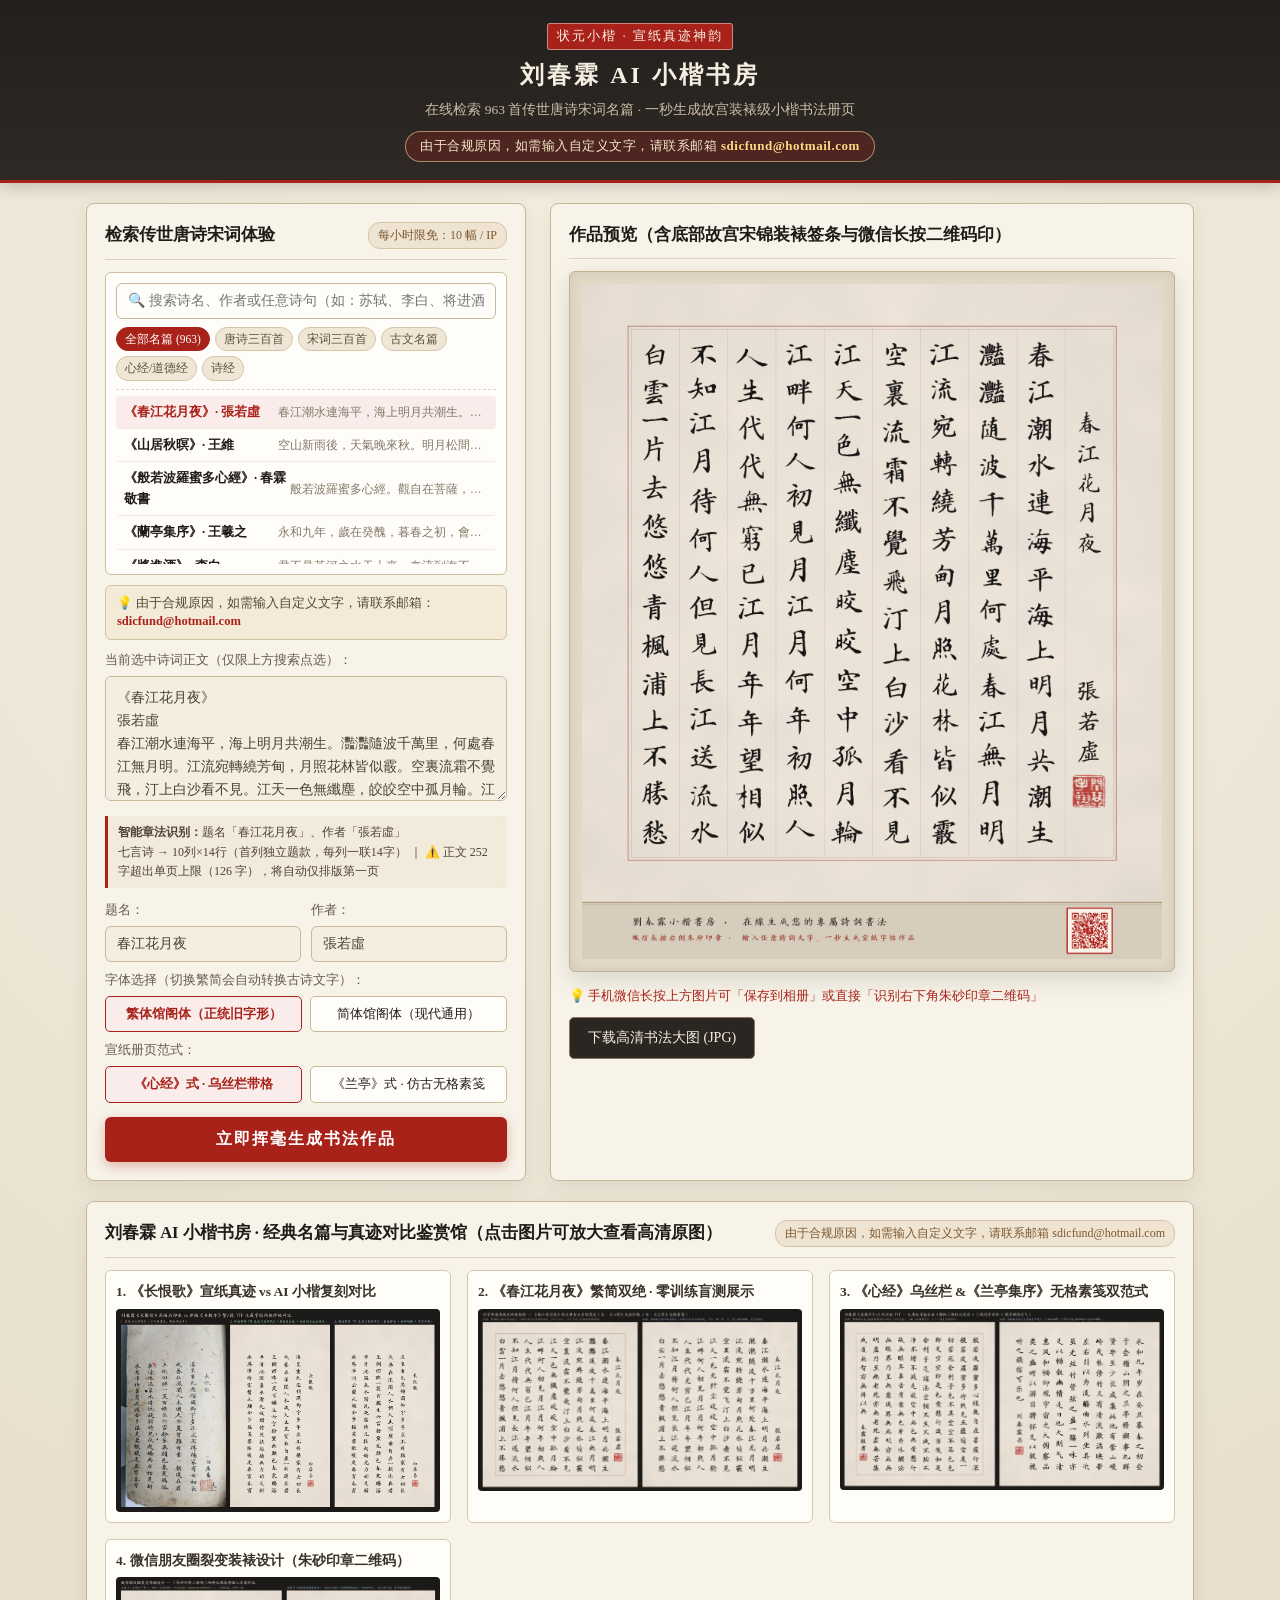
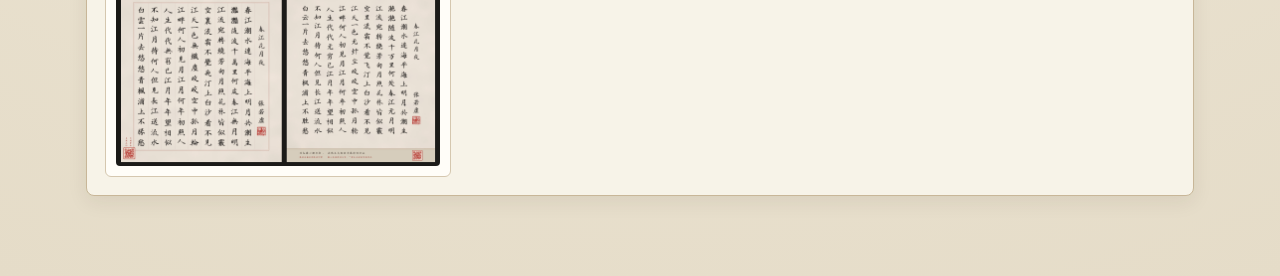
<file: docs/index.html>
<!DOCTYPE html>
<html lang="zh-CN">
<head>
  <meta charset="UTF-8" />
  <meta name="viewport" content="width=device-width, initial-scale=1.0, maximum-scale=1.0, user-scalable=no" />
  <title>刘春霖 AI 小楷书房 · 在线检索唐诗宋词生成专属书法册页</title>
  <style>
    :root {
      --bg-paper: #efe8d8;
      --card-paper: #f7f3e8;
      --ink-dark: #1f1b18;
      --ink-muted: #655a4e;
      --cinnabar: #a8221a;
      --cinnabar-light: #f9ecea;
      --gold-border: #c8b698;
      --silk-footer: #d6cdbc;
    }
    * { box-sizing: border-box; margin: 0; padding: 0; }
    body {
      background-color: var(--bg-paper);
      background-image: radial-gradient(circle at 50% 20%, #f5efe2 0%, #e5dcc8 100%);
      color: var(--ink-dark);
      font-family: "PingFang SC", "Hiragino Sans GB", "Noto Serif SC", "Songti SC", serif;
      line-height: 1.6;
      min-height: 100vh;
      padding-bottom: 48px;
    }
    header {
      background: linear-gradient(180deg, #231f1c 0%, #2e2925 100%);
      color: #f4eee1;
      padding: 22px 20px 18px;
      text-align: center;
      border-bottom: 3px solid var(--cinnabar);
      box-shadow: 0 4px 16px rgba(0,0,0,0.18);
    }
    .seal-badge {
      display: inline-block;
      background: var(--cinnabar);
      color: #f8f3e6;
      font-size: 13px;
      padding: 2px 9px;
      border-radius: 3px;
      border: 1px solid rgba(255,255,255,0.45);
      margin-bottom: 6px;
      letter-spacing: 2px;
    }
    header h1 {
      font-size: 24px;
      font-weight: 600;
      letter-spacing: 3px;
      margin-bottom: 5px;
    }
    header p {
      font-size: 13.5px;
      color: #cbbda6;
      max-width: 680px;
      margin: 0 auto;
    }
    .wx-group-bar {
      margin-top: 10px;
      display: inline-block;
      background: rgba(168, 34, 26, 0.28);
      border: 1px solid rgba(232, 204, 156, 0.6);
      color: #f6e7c8;
      font-size: 13px;
      padding: 4px 14px;
      border-radius: 20px;
      letter-spacing: 0.5px;
    }
    .wx-group-bar strong {
      color: #ffd984;
      font-weight: 600;
      user-select: all;
    }
    .container {
      max-width: 1140px;
      margin: 20px auto;
      padding: 0 16px;
      display: grid;
      grid-template-columns: 440px 1fr;
      gap: 24px;
    }
    @media (max-width: 900px) {
      .container { grid-template-columns: 1fr; }
    }
    .panel {
      background: var(--card-paper);
      border: 1px solid var(--gold-border);
      border-radius: 8px;
      padding: 18px;
      box-shadow: 0 6px 20px rgba(45, 35, 22, 0.08);
    }
    .panel-title {
      font-size: 16.5px;
      font-weight: 600;
      color: var(--ink-dark);
      border-bottom: 1px solid #dfd3bd;
      padding-bottom: 10px;
      margin-bottom: 12px;
      display: flex;
      justify-content: space-between;
      align-items: center;
      flex-wrap: wrap;
      gap: 6px;
    }
    .quota-pill {
      font-size: 12px;
      font-weight: normal;
      background: #efe4d2;
      color: #7c5832;
      padding: 3px 9px;
      border-radius: 12px;
      border: 1px solid #d5c3a6;
    }
    .search-box-wrap {
      background: #fffdf9;
      border: 1px solid #cfbda0;
      border-radius: 6px;
      padding: 10px;
      margin-bottom: 10px;
    }
    .search-input {
      width: 100%;
      padding: 8px 11px;
      border: 1px solid #cbb99b;
      border-radius: 5px;
      font-size: 13.5px;
      background: #fff;
    }
    .cat-bar {
      display: flex;
      flex-wrap: wrap;
      gap: 5px;
      margin: 8px 0;
    }
    .cat-pill {
      font-size: 11.5px;
      padding: 2px 8px;
      border-radius: 12px;
      background: #efe6d5;
      color: #5c5042;
      border: 1px solid #d5c5ab;
      cursor: pointer;
    }
    .cat-pill.active {
      background: var(--cinnabar);
      color: #fff;
      border-color: var(--cinnabar);
    }
    .poem-list {
      max-height: 175px;
      overflow-y: auto;
      border-top: 1px dashed #e2d5c1;
      padding-top: 6px;
    }
    .poem-item {
      padding: 6px 8px;
      border-radius: 4px;
      font-size: 12.8px;
      cursor: pointer;
      display: flex;
      justify-content: space-between;
      align-items: center;
      border-bottom: 1px solid #f2eadc;
    }
    .poem-item:hover, .poem-item.selected {
      background: var(--cinnabar-light);
      color: var(--cinnabar);
    }
    .poem-item-title { font-weight: 600; }
    .poem-item-preview {
      color: #847768;
      font-size: 11.5px;
      max-width: 210px;
      white-space: nowrap;
      overflow: hidden;
      text-overflow: ellipsis;
    }
    .custom-email-notice {
      background: #f4ead8;
      border: 1px solid #d5c2a3;
      border-radius: 6px;
      padding: 8px 11px;
      margin-bottom: 10px;
      font-size: 12.5px;
      color: #554738;
      line-height: 1.5;
    }
    .custom-email-notice a, .custom-email-notice strong {
      color: var(--cinnabar);
      font-weight: 600;
      user-select: all;
      text-decoration: none;
    }
    .field-label {
      display: flex;
      justify-content: space-between;
      align-items: center;
      font-size: 13px;
      color: var(--ink-muted);
      margin-bottom: 5px;
      margin-top: 8px;
    }
    textarea, input[type="text"] {
      width: 100%;
      background: #fffdf9;
      border: 1px solid #cbb99b;
      border-radius: 6px;
      padding: 9px 11px;
      font-size: 14px;
      color: var(--ink-dark);
      font-family: inherit;
    }
    textarea {
      height: 125px;
      resize: vertical;
      line-height: 1.65;
    }
    textarea[readonly], input[readonly] {
      background: #f4ede0;
      color: #4a4035;
      cursor: pointer;
    }
    .smart-banner {
      margin-top: 8px;
      background: #f2eadb;
      border-left: 3px solid var(--cinnabar);
      padding: 7px 10px;
      font-size: 12px;
      color: #4e4338;
      border-radius: 0 4px 4px 0;
    }
    .row-2col {
      display: grid;
      grid-template-columns: 1fr 1fr;
      gap: 10px;
      margin-top: 4px;
    }
    .radio-group {
      display: flex;
      gap: 8px;
      margin-top: 4px;
    }
    .radio-card {
      flex: 1;
      text-align: center;
      padding: 7px 6px;
      border: 1px solid #cbb99b;
      border-radius: 5px;
      background: #fffdf9;
      font-size: 13px;
      cursor: pointer;
    }
    .radio-card.selected {
      border-color: var(--cinnabar);
      background: var(--cinnabar-light);
      color: var(--cinnabar);
      font-weight: 600;
    }
    .submit-btn {
      width: 100%;
      margin-top: 14px;
      padding: 12px;
      background: var(--cinnabar);
      color: #fff;
      border: none;
      border-radius: 6px;
      font-size: 16px;
      font-weight: 600;
      letter-spacing: 2px;
      cursor: pointer;
      box-shadow: 0 4px 12px rgba(168, 34, 26, 0.3);
    }
    .submit-btn:disabled {
      background: #9e8f7c;
      cursor: wait;
    }
    .preview-wrap {
      display: flex;
      flex-direction: column;
      align-items: center;
    }
    .artwork-frame {
      background: #e2d8c5;
      padding: 12px;
      border-radius: 6px;
      border: 1px solid #c2b092;
      box-shadow: inset 0 0 12px rgba(0,0,0,0.08), 0 8px 24px rgba(0,0,0,0.12);
      max-width: 100%;
    }
    .artwork-frame img {
      max-width: 100%;
      height: auto;
      display: block;
      border-radius: 2px;
    }
    .action-bar {
      margin-top: 14px;
      width: 100%;
      display: flex;
      justify-content: space-between;
      align-items: center;
      flex-wrap: wrap;
      gap: 10px;
    }
    .download-btn {
      background: #2b2622;
      color: #f5efe2;
      text-decoration: none;
      padding: 9px 18px;
      border-radius: 5px;
      font-size: 14px;
      border: 1px solid #8c785c;
      cursor: pointer;
    }
    .share-tip {
      font-size: 13px;
      color: var(--cinnabar);
      font-weight: 500;
    }
  </style>
</head>
<body>

<header>
  <div class="seal-badge">状元小楷 · 宣纸真迹神韵</div>
  <h1>刘春霖 AI 小楷书房</h1>
  <p>在线检索 963 首传世唐诗宋词名篇 · 一秒生成故宫装裱级小楷书法册页</p>
  <div class="wx-group-bar">由于合规原因，如需输入自定义文字，请联系邮箱 <strong>sdicfund@hotmail.com</strong></div>
</header>

<div class="container">
  <!-- 左侧：唐诗宋词检索与章法控制面板 -->
  <div class="panel">
    <div class="panel-title">
      <span id="leftPanelTitle">检索传世唐诗宋词体验</span>
      <span class="quota-pill" id="quotaBadge">每小时限免：10 幅 / IP</span>
    </div>

    <div class="search-box-wrap">
      <input type="text" id="poemSearchInput" class="search-input" placeholder="🔍 搜索诗名、作者或任意诗句（如：苏轼、李白、将进酒、明月几时有）" oninput="renderPoemList()" />
      <div class="cat-bar">
        <span class="cat-pill active" onclick="setCat('', this)">全部名篇 (963)</span>
        <span class="cat-pill" onclick="setCat('唐诗', this)">唐诗三百首</span>
        <span class="cat-pill" onclick="setCat('宋词', this)">宋词三百首</span>
        <span class="cat-pill" onclick="setCat('古文名篇', this)">古文名篇</span>
        <span class="cat-pill" onclick="setCat('经文国学', this)">心经/道德经</span>
        <span class="cat-pill" onclick="setCat('诗经楚辞', this)">诗经</span>
      </div>
      <div class="poem-list" id="poemListContainer">
        <div style="padding:8px;color:#888;font-size:12px;">正在加载传世诗词典藏库...</div>
      </div>
    </div>

    <div class="custom-email-notice" id="complianceNotice">
      💡 由于合规原因，如需输入自定义文字，请联系邮箱：<strong><a href="mailto:sdicfund@hotmail.com">sdicfund@hotmail.com</a></strong>
    </div>

    <div class="field-label">
      <span id="poemInputLabel">当前选中诗词正文（仅限上方搜索点选）：</span>
    </div>
    <textarea id="poemInput" readonly onclick="handleLockedClick()" oninput="updateSmartBanner()">《春江花月夜》
【唐】張若虛
春江潮水連海平，海上明月共潮生。灩灩隨波千萬里，何處春江無月明。江流宛轉繞芳甸，月照花林皆似霰。空裏流霜不覺飛，汀上白沙看不見。江天一色無纖塵，皎皎空中孤月輪。江畔何人初見月，江月何年初照人。人生代代無窮已，江月年年望相似。不知江月待何人，但見長江送流水。白雲一片去悠悠，青楓浦上不勝愁。</textarea>

    <div class="smart-banner" id="smartBanner">
      <strong>智能章法识别：</strong>题名「<span id="detTitle">春江花月夜</span>」、作者「<span id="detAuthor">張若虛</span>」<br/>
      <span id="detLayout">体裁：七言古近体诗 → 自动排入 10列×14行 正方形册页</span>
    </div>

    <div class="row-2col">
      <div>
        <label class="field-label" for="titleInput">题名：</label>
        <input type="text" id="titleInput" readonly onclick="handleLockedClick()" oninput="updateSmartBanner()" />
      </div>
      <div>
        <label class="field-label" for="authorInput">作者：</label>
        <input type="text" id="authorInput" readonly onclick="handleLockedClick()" oninput="updateSmartBanner()" />
      </div>
    </div>

    <!-- 管理员专属无限制与无水印超清控制面板（对普通访客完全隐藏，仅输入暗号或专属链接后展开） -->
    <div id="adminExclusiveBox" style="display:none; margin-top:12px; padding:10px 12px; background:#fdf7eb; border:1.5px solid #a8221a; border-radius:6px; font-size:13px;">
      <div style="display:flex; justify-content:space-between; align-items:center; margin-bottom:6px;">
        <span style="font-weight:700; color:#a8221a;">👑 管理员无限制模式（任意文字 & 自动扩列）</span>
        <button type="button" onclick="logoutAdmin()" style="background:#5a4d3f;color:#fff;border:none;border-radius:4px;padding:2px 8px;font-size:11.5px;cursor:pointer;">退出管理</button>
      </div>
      <label style="display:flex; align-items:center; gap:6px; margin-bottom:5px; cursor:pointer;">
        <input type="checkbox" id="admNoWatermark" checked />
        <span><strong>纯净无水印无广告</strong>（去除底部宋锦推广签条与二维码，输出纯宣纸作品）</span>
      </label>
      <label style="display:flex; align-items:center; gap:6px; margin-bottom:6px; cursor:pointer;">
        <input type="checkbox" id="admHdLossless" checked />
        <span><strong>最高清晰度 300DPI 原画</strong>（1.35倍矢量超采样 ~2080×2180px · 4:4:4 零抽样极速原画）</span>
      </label>
      <div style="display:flex; align-items:center; gap:8px; margin-top:4px;">
        <span style="white-space:nowrap; color:#5a4d3f;">自定义篇尾落款：</span>
        <input type="text" id="colophonInput" placeholder="留空则按古籍规制自动落款；填 NONE 则不落款" style="padding:5px 8px; font-size:12.5px;" />
      </div>
    </div>

    <label class="field-label">字体选择（切换繁简会自动转换古诗文字）：</label>
    <div class="radio-group">
      <div class="radio-card selected" id="ed_trad" onclick="setEdition('trad')">繁体馆阁体（正统旧字形）</div>
      <div class="radio-card" id="ed_simp" onclick="setEdition('simp')">简体馆阁体（现代通用）</div>
    </div>

    <label class="field-label">宣纸册页范式：</label>
    <div class="radio-group">
      <div class="radio-card selected" id="st_zhalan" onclick="setStyle('zhalan')">《心经》式 · 乌丝栏带格</div>
      <div class="radio-card" id="st_clean" onclick="setStyle('clean')">《兰亭》式 · 仿古无格素笺</div>
    </div>

    <button type="button" class="submit-btn" id="renderBtn" onclick="submitRender()">立即挥毫生成书法作品</button>
  </div>

  <!-- 右侧：作品展示与长按保存裂变区 -->
  <div class="panel preview-wrap">
    <div class="panel-title" style="width:100%;">
      <span id="previewTitle">作品预览（含底部故宫宋锦装裱签条与微信长按二维码印）</span>
    </div>

    <div class="artwork-frame">
      <img id="resultImg" src="gallery/chunjiang_trad.jpg" alt="刘春霖小楷书法作品" />
    </div>

    <div class="action-bar">
      <span class="share-tip">💡 手机微信长按上方图片可「保存到相册」或直接「识别右下角朱砂印章二维码」</span>
      <a id="downloadLink" class="download-btn" href="gallery/chunjiang_trad.jpg" download="刘春霖小楷书法作品.jpg">下载高清书法大图 (JPG)</a>
    </div>
  </div>
</div>

<!-- 底部：经典作品馆与真迹复刻对比展示 -->
<div style="max-width: 1140px; margin: 12px auto 32px; padding: 0 16px;">
  <div class="panel">
    <div class="panel-title">
      <span>刘春霖 AI 小楷书房 · 经典名篇与真迹对比鉴赏馆（点击图片可放大查看高清原图）</span>
      <span class="quota-pill">由于合规原因，如需输入自定义文字，请联系邮箱 sdicfund@hotmail.com</span>
    </div>
    <div style="display: grid; grid-template-columns: repeat(auto-fit, minmax(260px, 1fr)); gap: 16px; margin-top: 8px;">
      <div style="border: 1px solid #d5c7af; border-radius: 6px; padding: 10px; background: #fffdf8;">
        <div style="font-weight: 600; font-size: 13.5px; margin-bottom: 6px; color: #3a322a;">1. 《长恨歌》宣纸真迹 vs AI 小楷复刻对比</div>
        <a href="gallery/showcase_changhenge.jpg" target="_blank"><img src="gallery/showcase_changhenge.jpg" alt="长恨歌真迹对比" style="width: 100%; border-radius: 4px; display: block;" /></a>
      </div>
      <div style="border: 1px solid #d5c7af; border-radius: 6px; padding: 10px; background: #fffdf8;">
        <div style="font-weight: 600; font-size: 13.5px; margin-bottom: 6px; color: #3a322a;">2. 《春江花月夜》繁简双绝 · 零训练盲测展示</div>
        <a href="gallery/showcase_chunjiang_blindtest.jpg" target="_blank"><img src="gallery/showcase_chunjiang_blindtest.jpg" alt="春江花月夜展示" style="width: 100%; border-radius: 4px; display: block;" /></a>
      </div>
      <div style="border: 1px solid #d5c7af; border-radius: 6px; padding: 10px; background: #fffdf8;">
        <div style="font-weight: 600; font-size: 13.5px; margin-bottom: 6px; color: #3a322a;">3. 《心经》乌丝栏 &《兰亭集序》无格素笺双范式</div>
        <a href="gallery/showcase_copybook_sim.jpg" target="_blank"><img src="gallery/showcase_copybook_sim.jpg" alt="心经与兰亭集序展示" style="width: 100%; border-radius: 4px; display: block;" /></a>
      </div>
      <div style="border: 1px solid #d5c7af; border-radius: 6px; padding: 10px; background: #fffdf8;">
        <div style="font-weight: 600; font-size: 13.5px; margin-bottom: 6px; color: #3a322a;">4. 微信朋友圈裂变装裱设计（朱砂印章二维码）</div>
        <a href="gallery/showcase_qr_seal_demo.jpg" target="_blank"><img src="gallery/showcase_qr_seal_demo.jpg" alt="朱砂二维码印章设计" style="width: 100%; border-radius: 4px; display: block;" /></a>
      </div>
    </div>
  </div>
</div>

<script>
  const DEFAULT_API_BASE = 'https://ai.top915.top/shufa-api';
  let currentEdition = 'trad';
  let currentStyle = 'zhalan';
  let currentCat = '';
  let anthology = [];
  let selectedPoem = null;
  let adminKey = localStorage.getItem('liuchunlin_admin_key') || '';
  let isAdmin = false;

  const GALLERY_PREVIEW_MAP = {
    'p0001_trad_zhalan': 'gallery/chunjiang_trad.jpg',
    'p0001_simp_clean': 'gallery/chunjiang_simp.jpg',
    'p0002_trad_zhalan': 'gallery/shanju_trad.jpg',
    'p0003_trad_zhalan': 'gallery/xinjing_trad.jpg',
    'p0004_simp_clean': 'gallery/lanting_simp.jpg',
    'p0025_trad_zhalan': 'jinse_zhalan.jpg',
    'p0025_trad_clean': 'jinse.jpg'
  };

  function getApiBase() {
    return DEFAULT_API_BASE;
  }

  function handleLockedClick() {
    if (isAdmin) return;
    alert('由于合规原因，如需输入自定义文字，请联系邮箱 sdicfund@hotmail.com');
  }

  async function verifyAndApplyAdmin(keyToTry, silent = false) {
    if (!keyToTry) {
      isAdmin = false;
      applyAdminUI();
      return false;
    }
    try {
      const r = await fetch(`${getApiBase()}/api/admin/verify?key=${encodeURIComponent(keyToTry)}`);
      if (r.ok) {
        const d = await r.json();
        if (d.valid) {
          adminKey = d.session_token || keyToTry;
          isAdmin = true;
          localStorage.setItem('liuchunlin_admin_key', adminKey);
          applyAdminUI();
          return true;
        }
      }
    } catch (e) {}
    isAdmin = false;
    localStorage.removeItem('liuchunlin_admin_key');
    applyAdminUI();
    if (!silent) alert('管理员密码不正确！');
    return false;
  }

  function logoutAdmin() {
    adminKey = '';
    isAdmin = false;
    localStorage.removeItem('liuchunlin_admin_key');
    applyAdminUI();
    refreshQuota();
  }

  function applyAdminUI() {
    const poemEl = document.getElementById('poemInput');
    const titleEl = document.getElementById('titleInput');
    const authorEl = document.getElementById('authorInput');
    const admBox = document.getElementById('adminExclusiveBox');
    const badge = document.getElementById('quotaBadge');
    const labelEl = document.getElementById('poemInputLabel');
    const noticeEl = document.getElementById('complianceNotice');
    const prevTitle = document.getElementById('previewTitle');

    if (isAdmin) {
      poemEl.removeAttribute('readonly');
      titleEl.removeAttribute('readonly');
      authorEl.removeAttribute('readonly');
      poemEl.style.background = '#ffffff';
      poemEl.style.borderColor = '#a8221a';
      titleEl.style.background = '#ffffff';
      authorEl.style.background = '#ffffff';
      admBox.style.display = 'block';
      badge.textContent = '👑 管理员：无限次 · 任意文字 · 超清无水印';
      badge.style.background = '#a8221a';
      badge.style.color = '#fff';
      labelEl.innerHTML = '<strong style="color:#a8221a;">✍️ 书法正文（管理员可直接自由输入/修改任意文字，或从上方古籍库点选）：</strong>';
      if (noticeEl) noticeEl.style.display = 'none';
      if (prevTitle) prevTitle.textContent = '👑 管理员作品预览（纯净无水印 · 无广告 · 300DPI 超清原画）';
    } else {
      poemEl.setAttribute('readonly', 'readonly');
      titleEl.setAttribute('readonly', 'readonly');
      authorEl.setAttribute('readonly', 'readonly');
      poemEl.style.background = '';
      poemEl.style.borderColor = '';
      titleEl.style.background = '';
      authorEl.style.background = '';
      admBox.style.display = 'none';
      badge.style.background = '';
      badge.style.color = '';
      labelEl.textContent = '当前选中诗词正文（仅限上方搜索点选）：';
      if (noticeEl) noticeEl.style.display = 'block';
      if (prevTitle) prevTitle.textContent = '作品预览（含底部故宫宋锦装裱签条与微信长按二维码印）';
    }
    updateSmartBanner();
  }

  async function loadAnthology() {
    try {
      const r = await fetch('anthology.json');
      anthology = await r.json();
      if (anthology.length > 0) {
        selectPoemById('p0001');
      }
      renderPoemList();
    } catch (e) {
      console.error('Failed to load anthology.json', e);
    }
  }

  function setCat(cat, el) {
    currentCat = cat;
    document.querySelectorAll('.cat-pill').forEach(p => p.classList.remove('active'));
    if (el) el.classList.add('active');
    renderPoemList();
  }

  function renderPoemList() {
    const searchEl = document.getElementById('poemSearchInput');
    const rawQ = (searchEl.value || '').trim();
    if (/^\d{6}$/.test(rawQ)) {
      verifyAndApplyAdmin(rawQ, true).then(ok => {
        if (ok) {
          searchEl.value = '';
          renderPoemList();
        }
      });
    }
    const q = (searchEl.value || '').trim().toLowerCase();
    const box = document.getElementById('poemListContainer');
    const matches = anthology.filter(item => {
      if (currentCat && item.cat !== currentCat) return false;
      if (!q) return true;
      return item.t_simp.toLowerCase().includes(q) ||
             item.t_trad.toLowerCase().includes(q) ||
             item.a_simp.toLowerCase().includes(q) ||
             item.a_trad.toLowerCase().includes(q) ||
             item.c_simp.toLowerCase().includes(q) ||
             item.c_trad.toLowerCase().includes(q);
    }).slice(0, 60);

    if (!matches.length) {
      box.innerHTML = `<div style="padding:10px;color:#a8221a;font-size:12.5px;">未在古籍库中搜到「${q}」—— 由于合规原因，如需输入自定义文字，请联系邮箱 <strong>sdicfund@hotmail.com</strong></div>`;
      return;
    }

    box.innerHTML = matches.map(item => {
      const title = currentEdition === 'trad' ? item.t_trad : item.t_simp;
      const author = currentEdition === 'trad' ? item.a_trad : item.a_simp;
      const preview = currentEdition === 'trad' ? item.c_trad : item.c_simp;
      const isSel = selectedPoem && selectedPoem.id === item.id;
      return `
        <div class="poem-item ${isSel ? 'selected' : ''}" onclick="selectPoemById('${item.id}')">
          <span class="poem-item-title">《${title}》· ${author}</span>
          <span class="poem-item-preview">${preview.slice(0, 18)}...</span>
        </div>
      `;
    }).join('');
  }

  function selectPoemById(pid) {
    const item = anthology.find(x => x.id === pid);
    if (!item) return;
    selectedPoem = item;
    applySelectedPoemToFields();
    renderPoemList();
    const gKey = `${item.id}_${currentEdition}_${currentStyle}`;
    const gKeyFallback = `${item.id}_${currentEdition}_zhalan`;
    const localUrl = GALLERY_PREVIEW_MAP[gKey] || GALLERY_PREVIEW_MAP[gKeyFallback];
    if (localUrl) {
      document.getElementById('resultImg').src = localUrl;
      document.getElementById('downloadLink').href = localUrl;
    }
  }

  function applySelectedPoemToFields() {
    if (!selectedPoem) return;
    const isTrad = currentEdition === 'trad';
    const t = isTrad ? selectedPoem.t_trad : selectedPoem.t_simp;
    const a = isTrad ? selectedPoem.a_trad : selectedPoem.a_simp;
    const c = isTrad ? selectedPoem.c_trad : selectedPoem.c_simp;
    document.getElementById('titleInput').value = t;
    document.getElementById('authorInput').value = a;
    document.getElementById('poemInput').value = `《${t}》\n${a}\n${c}`;
    updateSmartBanner();
  }

  function smartParseInput(rawText, expTitle, expAuthor) {
    let title = (expTitle || '').trim().replace(/^[《「『]|[》」』]$/g, '');
    let author = (expAuthor || '').trim();
    let lines = rawText.trim().split(/\r?\n/).map(s => s.trim()).filter(Boolean);
    if (!lines.length) return { title, author, body: '', rows: 14, genre: '' };

    const mBook = lines[0].match(/^[《「『]([^》」』]{1,14})[》」』]\s*(.*)$/);
    if (mBook) {
      if (!title) title = mBook[1].trim();
      lines = lines.slice(1);
      if (lines.length >= 2 && lines[0].length <= 8 && !/[，。！？；：,.!?]/.test(lines[0])) {
        if (!author) author = lines[0];
        lines = lines.slice(1);
      }
    }

    const body = lines.join('');
    const clauses = body.split(/[，。！？；：、,.!?;:\n]+/).map(s => s.replace(/\s+/g, '')).filter(Boolean);
    let rows = title ? 14 : (currentStyle === 'zhalan' ? 15 : 13);
    let genre = title ? '古近体诗词（首列独立题名落款）' : '散文/经文（顶格连写 + 篇尾落款钤印）';
    if (clauses.length >= 4) {
      const lens = clauses.slice(0, 8).map(c => c.length);
      const c7 = lens.filter(l => l === 7).length;
      const c5 = lens.filter(l => l === 5).length;
      if (c7 >= lens.length * 0.75) {
        rows = 14;
        genre = '七言诗 → 10列×14行（首列独立题款，每列一联14字）';
      } else if (c5 >= lens.length * 0.75) {
        rows = 15;
        genre = '五言诗 → 10列×15行（首列独立题款，每列三句15字）';
      }
    }
    const cleanChars = Array.from(body).filter(c => !/\s/.test(c) && !'，。、；：？！“”‘’（）《》「」『』—…'.includes(c));
    const availCols = 10 - (title ? 1 : 0);
    const reservedTail = title ? 0 : 6;
    const maxPageChars = (availCols - 1) * rows + Math.max(2, rows - reservedTail);
    const pageHint = cleanChars.length > maxPageChars
      ? ` ｜ ⚠️ 正文 ${cleanChars.length} 字超出单页上限（${maxPageChars} 字），将自动仅排版第一页`
      : ` ｜ 单页容量：${cleanChars.length} / ${maxPageChars} 字`;
    return { title, author, body, rows, genre: genre + pageHint, maxPageChars };
  }

  function updateSmartBanner() {
    const raw = document.getElementById('poemInput').value;
    const tIn = document.getElementById('titleInput').value;
    const aIn = document.getElementById('authorInput').value;
    const info = smartParseInput(raw, tIn, aIn);
    document.getElementById('detTitle').textContent = info.title || '（无独立题名·顶格起写）';
    document.getElementById('detAuthor').textContent = info.author || (currentEdition === 'trad' ? '春霖敬書' : '刘春霖书');
    document.getElementById('detLayout').textContent = info.genre;
  }

  function setEdition(ed) {
    currentEdition = ed;
    document.getElementById('ed_trad').classList.toggle('selected', ed === 'trad');
    document.getElementById('ed_simp').classList.toggle('selected', ed === 'simp');
    applySelectedPoemToFields();
    renderPoemList();
  }

  function setStyle(st) {
    currentStyle = st;
    document.getElementById('st_zhalan').classList.toggle('selected', st === 'zhalan');
    document.getElementById('st_clean').classList.toggle('selected', st === 'clean');
    updateSmartBanner();
  }

  async function refreshQuota() {
    if (isAdmin) return;
    const apiBase = getApiBase();
    try {
      const params = new URLSearchParams(window.location.search);
      const ref = encodeURIComponent(document.referrer || '');
      const src = encodeURIComponent(params.get('src') || '');
      const r = await fetch(`${apiBase}/api/quota?ref=${ref}&src=${src}`);
      if (r.ok) {
        const d = await r.json();
        const lim = d.hourly_limit || 10;
        if (!isAdmin) {
          document.getElementById('quotaBadge').textContent = `本小时剩余免费：${d.remaining} / ${lim} 幅`;
        }
      }
    } catch (e) {}
  }

  async function submitRender() {
    const apiBase = getApiBase();
    const raw = document.getElementById('poemInput').value.trim();
    if (!raw || (!selectedPoem && !isAdmin)) {
      alert('请先从上方唐诗宋词库中选择一首诗词！');
      return;
    }

    // Fast-path: If non-admin selects one of the pre-cached GitHub CDN masterpieces with matching edition & style, serve directly from GitHub CDN!
    if (!isAdmin && selectedPoem) {
      const exactKey = `${selectedPoem.id}_${currentEdition}_${currentStyle}`;
      if (GALLERY_PREVIEW_MAP[exactKey]) {
        const cdnUrl = GALLERY_PREVIEW_MAP[exactKey];
        document.getElementById('resultImg').src = cdnUrl;
        const dl = document.getElementById('downloadLink');
        dl.href = cdnUrl;
        const tClean = (document.getElementById('titleInput').value.trim() || '书法作品').replace(/[\\/:*?"<>|]/g, '');
        dl.download = `刘春霖小楷_${tClean}.jpg`;
        dl.textContent = '下载高清书法大图 (JPG)';
        return;
      }
    }

    const btn = document.getElementById('renderBtn');
    btn.disabled = true;
    btn.textContent = isAdmin ? '👑 正在生成管理员超清无水印原图（约1~3秒）...' : '正在研墨挥毫生成中（约1~2秒）...';
    try {
      const noWm = isAdmin && document.getElementById('admNoWatermark') ? document.getElementById('admNoWatermark').checked : false;
      const hdPng = isAdmin && document.getElementById('admHdLossless') ? document.getElementById('admHdLossless').checked : false;
      const colophonVal = isAdmin && document.getElementById('colophonInput') ? document.getElementById('colophonInput').value.trim() : '';
      const payload = {
        text: raw,
        title: document.getElementById('titleInput').value.trim(),
        author: document.getElementById('authorInput').value.trim(),
        colophon: colophonVal,
        edition: currentEdition,
        style: currentStyle,
        poem_id: selectedPoem ? selectedPoem.id : '',
        admin_key: isAdmin ? adminKey : '',
        no_watermark: noWm,
        hd_lossless: hdPng
      };
      const resp = await fetch(`${apiBase}/api/render`, {
        method: 'POST',
        headers: { 'Content-Type': 'application/json' },
        body: JSON.stringify(payload)
      });
      if (!resp.ok) {
        let msg = `生成失败 (${resp.status})`;
        try {
          const errJson = await resp.json();
          if (errJson.detail) msg = errJson.detail;
        } catch (e) {}
        alert(msg);
        return;
      }
      const freeRemHeader = resp.headers.get('X-Quota-Remaining');
      if (freeRemHeader !== null && !isAdmin) {
        document.getElementById('quotaBadge').textContent = `本小时剩余免费：${freeRemHeader} / 10 幅`;
      }
      const imgFmt = resp.headers.get('X-Image-Format') || 'jpg';
      const blob = await resp.blob();
      const objUrl = URL.createObjectURL(blob);
      document.getElementById('resultImg').src = objUrl;
      const dl = document.getElementById('downloadLink');
      dl.href = objUrl;
      const tClean = (document.getElementById('titleInput').value.trim() || '书法作品').replace(/[\\/:*?"<>|]/g, '');
      if (isAdmin && noWm) {
        dl.download = `刘春霖小楷_${tClean}_超清无水印.${imgFmt}`;
        dl.textContent = '下载 300DPI 超清无水印原图';
      } else {
        dl.download = `刘春霖小楷_${tClean}.${imgFmt}`;
        dl.textContent = '下载高清书法大图 (JPG)';
      }
    } catch (err) {
      alert('无法连接渲染服务器，请稍后重试。');
    } finally {
      btn.disabled = false;
      btn.textContent = '立即挥毫生成书法作品';
    }
  }

  window.addEventListener('DOMContentLoaded', async () => {
    await loadAnthology();
    const params = new URLSearchParams(window.location.search);
    const urlAdmin = params.get('admin') || '';
    if (urlAdmin) {
      await verifyAndApplyAdmin(urlAdmin.trim(), true);
      if (window.history && window.history.replaceState) {
        window.history.replaceState({}, document.title, window.location.pathname);
      }
    } else if (adminKey) {
      await verifyAndApplyAdmin(adminKey, true);
    }
    refreshQuota();
  });
</script>
</body>
</html>
</file>
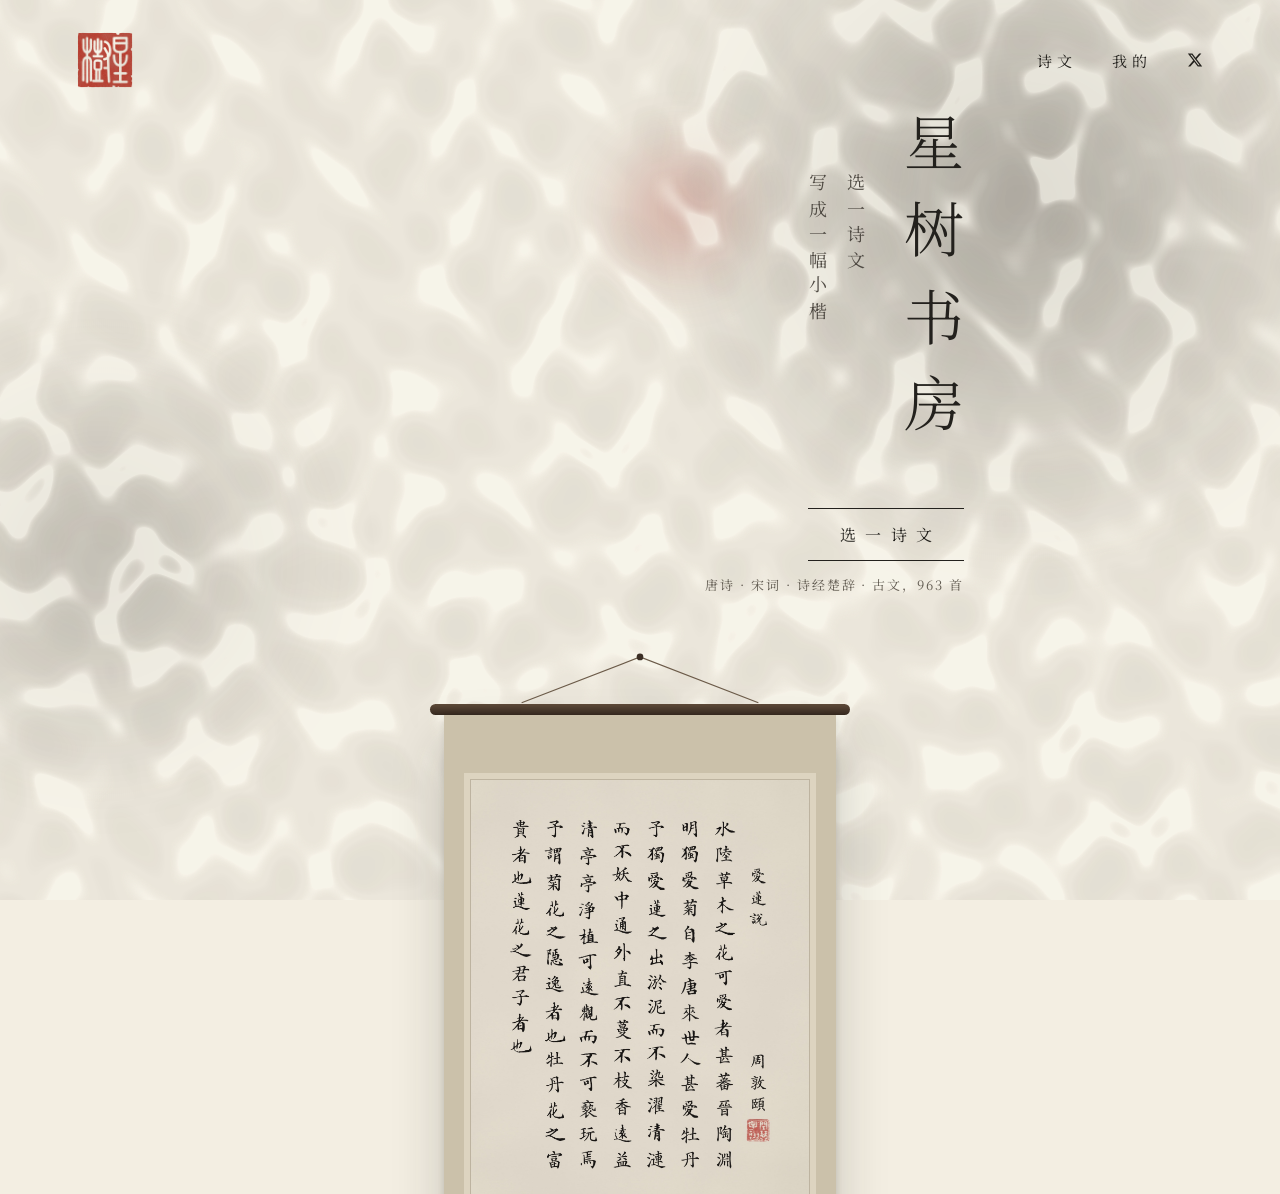
<file: site/index.html>
<!doctype html>
<html lang="zh-CN">
<head>
<meta charset="utf-8">
<meta name="viewport" content="width=device-width, initial-scale=1">
<title>星树书房</title>
<meta name="description" content="选一诗文，写成一幅小楷。">
<meta property="og:type" content="website">
<meta property="og:title" content="星树书房">
<meta property="og:description" content="选一诗文，写成一幅小楷。">
<meta property="og:image" content="https://shufa.hoshikihao.com/assets/share-card.jpg">
<meta property="og:url" content="https://shufa.hoshikihao.com/">
<link rel="icon" href="assets/logo.png">
<link rel="stylesheet" href="css/fonts.css" media="print" onload="this.media='all'">
<link rel="stylesheet" href="css/base.css">
<style>
@keyframes mountainPan { from { transform: translateX(0) } to { transform: translateX(-50%) } }
@keyframes mistBreath { 0%, 100% { opacity: .55 } 50% { opacity: .9 } }
@keyframes riseIn { from { opacity: 0; transform: translateY(14px) } to { opacity: 1; transform: translateY(0) } }
@keyframes fallIn { from { opacity: 0; transform: translateY(-18px) } to { opacity: 1; transform: translateY(0) } }
@keyframes curlUp { 0% { opacity: 0 } 8% { opacity: 1 } 90% { opacity: 1 } 100% { opacity: 0 } }
@keyframes curlDown { 0% { opacity: 0 } 8% { opacity: 1 } 90% { opacity: 1 } 100% { opacity: 0 } }

.pond { position: relative; isolation: isolate; overflow: hidden; }
.pond-layer { position: fixed; left: 0; top: 0; width: 100%; height: 100%; pointer-events: none; z-index: -1; }
.pond-layer.top { z-index: 4; }

.hero { position: relative; min-height: 860px; box-sizing: border-box; padding: 0 6vw; }
.backdrop { position: absolute; inset: 0; pointer-events: none; z-index: -2; }
.bloom { position: absolute; }
.bloom .ink-blob { animation: inkMorph 18s ease-in-out infinite alternate, inkDrift 28s ease-in-out infinite alternate; }
.bloom.b1 { width: 760px; height: 760px; right: -120px; top: -180px; animation: inkBloom 4.5s cubic-bezier(.2,.7,.2,1) both; }
.bloom.b1 .ink-blob { background: radial-gradient(closest-side, rgba(35,33,29,.30), rgba(35,33,29,.12) 55%, rgba(35,33,29,0)); }
.bloom.b2 { width: 520px; height: 520px; left: -160px; top: 300px; animation: inkBloom 5.5s cubic-bezier(.2,.7,.2,1) .8s both; }
.bloom.b2 .ink-blob { background: radial-gradient(closest-side, rgba(35,33,29,.20), rgba(35,33,29,.07) 60%, rgba(35,33,29,0)); animation-duration: 18s, 34s; animation-direction: alternate, alternate-reverse; }
.bloom.b3 { width: 180px; height: 180px; left: 46%; top: 120px; animation: inkBloom 3.2s cubic-bezier(.2,.7,.2,1) 1.6s both; }
.bloom.b3 .ink-blob { background: radial-gradient(closest-side, rgba(168,53,43,.33), rgba(168,53,43,0)); animation-duration: 18s, 22s; }
/* 窄屏上墨晕按比例缩小，免得整屏发灰 */
@media (max-width: 600px) {
  .bloom.b1 { width: 420px; height: 420px; right: -160px; top: -140px; }
  .bloom.b2 { width: 300px; height: 300px; left: -140px; top: 420px; }
  .bloom.b3 { width: 120px; height: 120px; left: 40%; top: 160px; }
}
.hills { position: absolute; left: 0; right: 0; bottom: 0; height: 300px; overflow: hidden; }
.hills .far { position: absolute; left: 0; bottom: 40px; width: 200%; height: 240px; animation: mountainPan 160s linear infinite; }
.hills .near { position: absolute; left: 0; bottom: 0; width: 200%; height: 190px; animation: mountainPan 90s linear infinite; }
.hills svg { width: 100%; height: 100%; display: block; }
.hills .mist { position: absolute; left: 0; right: 0; bottom: 70px; height: 90px; background: linear-gradient(rgba(243,238,226,0), rgba(243,238,226,.8) 50%, rgba(243,238,226,0)); animation: mistBreath 12s ease-in-out infinite; }
.hills .fade { position: absolute; left: 0; right: 0; bottom: 0; height: 110px; background: linear-gradient(rgba(243,238,226,0), var(--paper) 70%); }

.stage { position: relative; max-width: 1180px; margin: 0 auto; min-height: 780px; display: flex; flex-wrap: wrap; align-items: center; justify-content: center; gap: 56px 72px; padding: 24px 0 170px; }
.intro { flex: 0 1 240px; display: flex; flex-direction: column; align-items: flex-end; gap: 48px; animation: riseIn 1.6s ease-out 1.2s both; }
.intro .titles { display: flex; flex-direction: row-reverse; gap: 30px; align-items: flex-start; }
.intro h1 { margin: 0; writing-mode: vertical-rl; font-size: 60px; font-weight: 300; letter-spacing: .45em; line-height: 1; }
.intro .tagline { margin: 0; writing-mode: vertical-rl; padding-top: 3.4em; font-size: 18px; letter-spacing: .42em; line-height: 2.1; color: var(--ink-soft); }
.intro .cta { display: flex; flex-direction: column; align-items: flex-end; gap: 14px; }
.intro .cta p { margin: 0; font-size: 13px; letter-spacing: .15em; color: var(--muted); white-space: nowrap; }

/* 挂轴与后面的荷花图 */
.works { margin: 0; flex: 0 1 420px; min-width: 300px; display: flex; flex-direction: column; align-items: center; gap: 22px; animation: fallIn 2s ease-out .4s both; }
.works .slot { width: 100%; display: grid; }
.works .spacer { grid-area: 1 / 1; display: block; height: 86px; padding-bottom: 125.39%; visibility: hidden; }
.works .frame { grid-area: 1 / 1; align-self: stretch; margin: 95px 20px 10px; box-sizing: border-box; padding: 22px; display: flex; flex-direction: column; justify-content: center; background: #e4dccb; border: 3px solid #3b2e24; box-shadow: 0 6px 14px rgba(35,33,29,.14), inset 0 0 0 1px rgba(80,66,48,.18); }
.works .frame img { width: 100%; aspect-ratio: 1002 / 1024; display: block; box-shadow: 0 0 0 1px rgba(80,66,48,.25); }
.scroll-btn { grid-area: 1 / 1; align-self: start; position: relative; width: 100%; margin: 0; padding: 0; border: none; background: none; cursor: pointer; display: block; transform-origin: 50% 0; animation: scrollSway 9s ease-in-out infinite alternate; }
.scroll-btn:focus-visible { outline: 2px solid var(--ink); outline-offset: 4px; }
/* 纸面用 grid 行 1fr↔0fr 过渡；按钮必须是 block，不能是 flex，否则纸面和地杆缩放不同步 */
.scroll-paper { display: grid; width: calc(100% - 28px); margin: 0 auto; overflow: hidden; grid-template-rows: 1fr; transition: grid-template-rows 2.8s cubic-bezier(.4,.1,.6,.9); transition-delay: var(--roll-delay, 0s); }
.scroll-paper > span { display: block; min-height: 0; }
.scroll-paper img { aspect-ratio: 1276 / 1600; }
.rod-bottom { position: relative; display: block; width: calc(100% + 24px); margin-left: -12px; height: 18px; transition: height 2.8s cubic-bezier(.4,.1,.6,.9); transition-delay: var(--roll-delay, 0s); border-radius: 8px; background: linear-gradient(90deg, #241b14 0, #3a2d22 22px, rgba(0,0,0,0) 22px, rgba(0,0,0,0) calc(100% - 22px), #3a2d22 calc(100% - 22px), #241b14 100%), linear-gradient(#e6dcc6, #cbc1aa 38%, #a59a82 78%, #8a7f6a); box-shadow: 0 6px 12px rgba(35,33,29,.18); }
/* 卷动时地杆上方的纸面明暗，模拟纸弯进卷筒；首次点击前不播放 */
.rod-bottom .curl { position: absolute; left: 26px; right: 26px; bottom: 100%; height: 44px; background: linear-gradient(rgba(35,33,29,0), rgba(35,33,29,.08) 45%, rgba(35,33,29,.30) 88%, rgba(250,244,230,.45)); opacity: 0; animation: var(--curl, none) 2.8s cubic-bezier(.4,.1,.6,.9) both; animation-delay: var(--roll-delay, 0s); }
.works.rolled .scroll-paper { grid-template-rows: 0fr; }
.works.rolled .rod-bottom { height: 30px; }
.works figcaption { display: grid; text-align: center; }
.works figcaption > span { grid-area: 1 / 1; display: flex; flex-direction: column; align-items: center; gap: 8px; transition: opacity .5s ease; }
.works figcaption .name { font-size: 14px; letter-spacing: .3em; color: var(--muted); }
.works figcaption .hint { font-size: 12px; letter-spacing: .25em; color: var(--muted); }

</style>
</head>
<body>
<div class="pond" id="pond">

  <section class="hero">
    <div class="backdrop" aria-hidden="true">
      <div class="bloom b1"><div class="ink-blob"></div></div>
      <div class="bloom b2"><div class="ink-blob"></div></div>
      <div class="bloom b3"><div class="ink-blob"></div></div>
      <div class="hills">
        <div class="far">
          <svg viewBox="0 0 2880 240" preserveAspectRatio="none">
            <path d="M0 170 C140 120 220 60 340 90 C430 112 480 40 600 34 C720 28 780 120 880 128 C980 136 1040 70 1150 62 C1260 54 1330 140 1400 162 L1440 170 L1440 240 L0 240 Z" fill="#23211d" opacity=".06"></path>
            <path transform="translate(1440 0)" d="M0 170 C140 120 220 60 340 90 C430 112 480 40 600 34 C720 28 780 120 880 128 C980 136 1040 70 1150 62 C1260 54 1330 140 1400 162 L1440 170 L1440 240 L0 240 Z" fill="#23211d" opacity=".06"></path>
          </svg>
        </div>
        <div class="near">
          <svg viewBox="0 0 2880 190" preserveAspectRatio="none">
            <path d="M0 150 C100 128 180 80 280 96 C380 112 420 150 520 140 C640 128 700 70 820 78 C940 86 990 146 1100 150 C1210 154 1290 112 1380 132 L1440 150 L1440 190 L0 190 Z" fill="#23211d" opacity=".11"></path>
            <path transform="translate(1440 0)" d="M0 150 C100 128 180 80 280 96 C380 112 420 150 520 140 C640 128 700 70 820 78 C940 86 990 146 1100 150 C1210 154 1290 112 1380 132 L1440 150 L1440 190 L0 190 Z" fill="#23211d" opacity=".11"></path>
          </svg>
        </div>
        <div class="mist"></div>
        <div class="fade"></div>
      </div>
    </div>

    <header class="site-header">
      <a class="logo" href="#top" aria-label="星树书房 首页"><img src="assets/logo.png" alt=""></a>
      <nav class="site-nav" aria-label="主导航">
        <a href="poems.html">诗文</a>
        <a href="works.html">我的</a>
        <a class="x" href="https://x.com/hoshikihao" target="_blank" rel="noopener" aria-label="星树浩的 X（@hoshikihao）"><svg viewBox="0 0 24 24" aria-hidden="true"><path d="M18.244 2.25h3.308l-7.227 8.26 8.502 11.24H16.17l-5.214-6.817L4.99 21.75H1.68l7.73-8.835L1.254 2.25H8.08l4.713 6.231zm-1.161 17.52h1.833L7.084 4.126H5.117z"/></svg></a>
      </nav>
    </header>

    <div class="stage">
      <div class="intro">
        <div class="titles">
          <h1>星树书房</h1>
          <p class="tagline">选一诗文<br>写成一幅小楷</p>
        </div>
        <div class="cta">
          <a class="btn-line" href="poems.html">选一诗文</a>
          <p>唐诗 · 宋词 · 诗经楚辞 · 古文，963 首</p>
        </div>
      </div>

      <figure class="works" id="works">
        <div class="slot">
          <span class="spacer" aria-hidden="true"></span>
          <div class="frame">
            <img id="lotus" src="assets/lotus-wuguanzhong.jpg" alt="吴冠中 1990 年所作荷花图">
          </div>
          <button type="button" class="scroll-btn" id="scrollBtn" aria-pressed="false" aria-label="卷起《爱莲说》挂轴，看后面的荷花图">
            <svg class="scroll-hanger" viewBox="0 0 440 54" aria-hidden="true">
              <path d="M96 54 L220 6 L344 54" fill="none" stroke="#6b5a48" stroke-width="1.2"></path>
              <circle cx="220" cy="6" r="3.5" fill="#3b2e24"></circle>
            </svg>
            <span class="scroll-rod-top"></span>
            <span class="scroll-paper scroll-shadow">
              <span>
                <span class="scroll-mount">
                  <span class="scroll-core">
                    <img src="assets/ailianshuo-sample.jpg" alt="小楷作品样张：周敦颐《爱莲说》，繁体，无格素笺">
                  </span>
                </span>
              </span>
            </span>
            <span class="rod-bottom"><span class="curl"></span></span>
          </button>
        </div>
        <figcaption>
          <span id="capOpen" aria-hidden="false">
            <span class="name">周敦颐　爱莲说　繁体 · 素笺</span>
            <span class="hint">轻点挂轴，卷起看画</span>
          </span>
          <span id="capRolled" aria-hidden="true" style="opacity: 0">
            <span class="name">吴冠中　荷花　1990</span>
            <span class="hint">再点一下，放下挂轴</span>
          </span>
        </figcaption>
      </figure>
    </div>
  </section>

  <footer class="site-footer">
    <span>星树书房 · 个人非商业项目</span>
    <span>书法渲染：<a href="https://dvbs2000.github.io/liuchunlin-shufa/" target="_blank" rel="noopener">刘春霖 AI 小楷书房</a></span>
  </footer>

  <canvas class="pond-layer" id="pondUnder" aria-hidden="true"></canvas>
  <canvas class="pond-layer" id="pondWater" aria-hidden="true"></canvas>
  <canvas class="pond-layer top" id="pondTop" aria-hidden="true"></canvas>
</div>
<script type="module" src="js/page-home.js"></script>
</body>
</html>
</file>
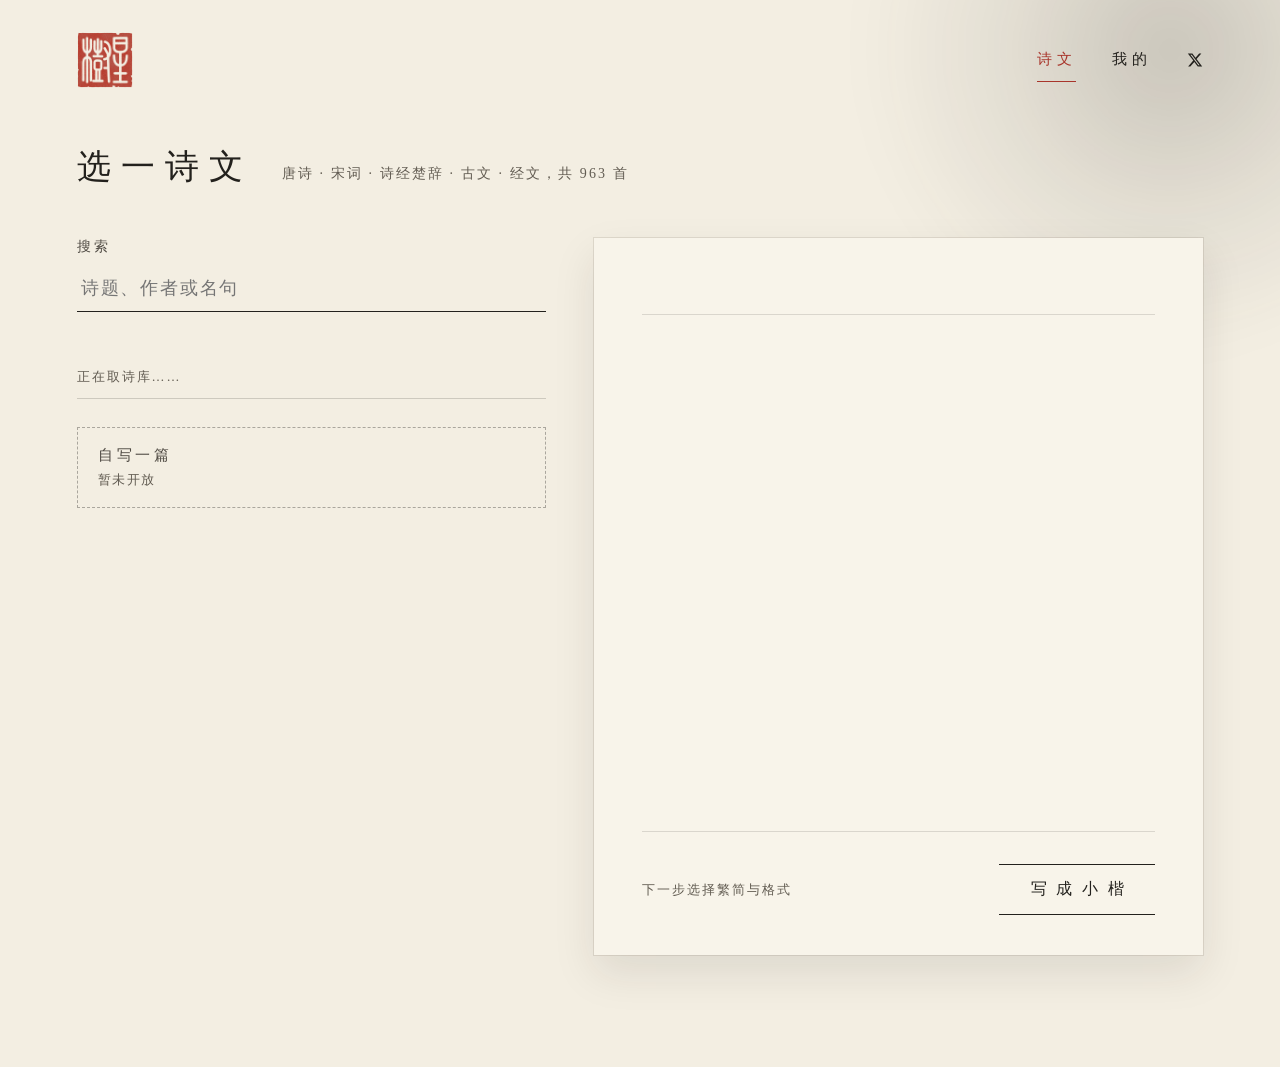
<file: site/create.html>
<!doctype html>
<html lang="zh-CN">
<head>
<meta charset="utf-8">
<meta name="viewport" content="width=device-width, initial-scale=1">
<title>星树书房 · 生成</title>
<meta name="description" content="选好繁简与纸样，把这首诗写成一幅小楷。">
<meta property="og:type" content="website">
<meta property="og:title" content="星树书房 · 写成小楷">
<meta property="og:description" content="选好繁简与纸样，把这首诗写成一幅小楷。">
<meta property="og:image" content="https://shufa.hoshikihao.com/assets/share-card.jpg">
<!-- 不写 og:url：固定地址会丢掉 ?id=，而缺 id 时本页跳回选诗页 -->
<link rel="icon" href="assets/logo.png">
<link rel="stylesheet" href="css/fonts.css" media="print" onload="this.media='all'">
<link rel="stylesheet" href="css/base.css">
<style>
@keyframes inkPulse { 0%, 100% { transform: scale(.7); opacity: .55 } 50% { transform: scale(1.15); opacity: 1 } }
@keyframes inkSettle { 0% { opacity: 0; filter: blur(8px) } 35% { opacity: .35 } 100% { opacity: 1; filter: blur(0) } }

main { position: relative; max-width: 1180px; margin: 0 auto; padding: 40px 0 112px; display: flex; flex-wrap: wrap; align-items: flex-start; justify-content: space-between; gap: 64px 56px; }

.settings { flex: 1 1 300px; max-width: 420px; min-width: 0; display: flex; flex-direction: column; gap: 40px; }
.settings .back { align-self: flex-start; text-decoration: none; font-size: 14px; letter-spacing: .2em; color: var(--muted); padding: 12px 0; }
.settings .heading { display: flex; flex-direction: column; gap: 10px; }
.settings h1 { margin: 0; font-size: 40px; font-weight: 400; letter-spacing: .3em; }
.settings .meta { margin: 0; font-size: 14px; letter-spacing: .2em; color: var(--muted); }
fieldset { margin: 0; padding: 0; border: none; display: flex; flex-direction: column; gap: 14px; }
legend { padding: 0; margin-bottom: 14px; font-size: 14px; letter-spacing: .3em; color: var(--ink-soft); }
.choices { display: grid; grid-template-columns: repeat(2, minmax(0, 1fr)); gap: 12px; }
.choice { display: flex; gap: 4px; min-height: 44px; border: 1px solid rgba(35,33,29,.2); background: transparent; cursor: pointer; }
.choice:has(.sr:checked) { border-color: var(--ink); background: rgba(35,33,29,.05); }
.choice:has(.sr:focus-visible) { outline: 2px solid var(--ink); outline-offset: 3px; }
.choice.edition { flex-direction: column; padding: 16px 18px; }
.choice.edition .t { font-size: 20px; letter-spacing: .3em; }
.choice .s { font-size: 12px; letter-spacing: .15em; color: var(--muted); }
.choice.paper { align-items: center; gap: 14px; padding: 14px 16px; }
.choice.paper .swatch { flex: none; width: 36px; height: 46px; background: #f6f1e4; box-shadow: 0 0 0 1px rgba(80,66,48,.25); }
.choice.paper .swatch.ruled { background: repeating-linear-gradient(to left, #f6f1e4 0 5px, rgba(60,42,30,.55) 5px 6px), #f6f1e4; box-shadow: 0 0 0 1px rgba(60,42,30,.55); }
.choice.paper .words { display: flex; flex-direction: column; gap: 4px; }
.choice.paper .t { font-size: 17px; letter-spacing: .25em; }
.go { display: flex; flex-direction: column; gap: 14px; }
.go button { min-height: 56px; border: none; background: var(--ink); color: var(--paper); font-size: 18px; letter-spacing: .8em; padding: 0 0 0 .8em; }
.go button:disabled { background: #8a8379; }
.go p { margin: 0; font-size: 13px; letter-spacing: .12em; color: var(--muted); min-height: 1.5em; }
.go p.warn { color: var(--accent); }

.result { flex: 1 1 440px; max-width: 560px; min-width: 0; display: flex; flex-direction: column; align-items: center; gap: 28px; }
.hang { width: 100%; max-width: 460px; display: flex; flex-direction: column; align-items: center; transform-origin: 50% 0; animation: scrollSway 9s ease-in-out infinite alternate; }
.hang .scroll-mount { width: calc(100% - 28px); }
.hang .rod-bottom { display: block; width: calc(100% + 24px); height: 16px; border-radius: 8px; background: linear-gradient(90deg, #241b14 0, #241b14 22px, #4a3a2d 22px, #3a2d22 50%, #4a3a2d calc(100% - 22px), #241b14 calc(100% - 22px)); }
/* 纸心比例按接口实际出图（约 1516×1764），作品显现时挂轴不跳 */
.artwork { display: flex; flex-direction: column; animation: inkSettle 1.8s ease-out both; }
.artwork img { height: auto; }
.blank { position: relative; width: 100%; aspect-ratio: 1516 / 1764; background: #f6f1e4; box-shadow: inset 0 0 0 12px #f6f1e4, inset 0 0 0 13px rgba(80,66,48,.18), 0 0 0 1px rgba(80,66,48,.22); display: flex; align-items: center; justify-content: center; overflow: hidden; }
.blank.ruled { background: repeating-linear-gradient(to left, #f6f1e4 0 calc(10% - 1px), rgba(60,42,30,.45) calc(10% - 1px) 10%), #f6f1e4; box-shadow: inset 0 0 0 12px #f6f1e4, inset 0 0 0 13px rgba(60,42,30,.45), 0 0 0 1px rgba(80,66,48,.22); }
.blank .blob { position: absolute; width: 46%; aspect-ratio: 1; border-radius: 50%; background: radial-gradient(closest-side, rgba(35,33,29,.38), rgba(35,33,29,.12) 60%, rgba(35,33,29,0)); filter: blur(14px); animation: inkPulse 2.4s ease-in-out infinite, inkMorph 6s ease-in-out infinite alternate; }
.blank p { position: relative; z-index: 2; margin: 0; padding: 18px 10px; writing-mode: vertical-rl; font-size: 17px; letter-spacing: .5em; color: var(--muted); background: #f6f1e4; }
.blank p.warn { color: var(--accent); }
.pond-layer { position: absolute; left: 7px; top: 7px; width: calc(100% - 14px); aspect-ratio: 1516 / 1764; pointer-events: none; z-index: 1; }
.caption { margin: 0; font-size: 14px; letter-spacing: .3em; color: var(--muted); text-align: center; }
.actions { display: flex; flex-wrap: wrap; justify-content: center; align-items: center; gap: 12px 32px; }
.actions .btn-line { letter-spacing: .5em; padding: 14px 22px 14px 30px; }
.actions .again { text-decoration: none; font-size: 15px; letter-spacing: .3em; color: var(--ink-soft); padding: 12px 0; }
</style>
</head>
<body>
<div class="page">
  <div class="ink-wash" aria-hidden="true"><div class="ink-blob"></div></div>

  <header class="site-header">
    <a class="logo" href="index.html" aria-label="星树书房 首页"><img src="assets/logo.png" alt=""></a>
    <nav class="site-nav" aria-label="主导航">
      <a class="on" href="poems.html">诗文</a>
      <a href="works.html">我的</a>
      <a class="x" href="https://x.com/hoshikihao" target="_blank" rel="noopener" aria-label="星树浩的 X（@hoshikihao）"><svg viewBox="0 0 24 24" aria-hidden="true"><path d="M18.244 2.25h3.308l-7.227 8.26 8.502 11.24H16.17l-5.214-6.817L4.99 21.75H1.68l7.73-8.835L1.254 2.25H8.08l4.713 6.231zm-1.161 17.52h1.833L7.084 4.126H5.117z"/></svg></a>
    </nav>
  </header>

  <main>
    <section class="settings" aria-label="书写设置">
      <a class="back" id="back" href="poems.html">← 换一首诗</a>

      <div class="heading">
        <h1 id="title"></h1>
        <p class="meta" id="meta"></p>
      </div>

      <fieldset>
        <legend>字体</legend>
        <div class="choices">
          <label class="choice edition">
            <input class="sr" type="radio" name="edition" value="trad" checked>
            <span class="t">繁體</span>
            <span class="s">传统字形</span>
          </label>
          <label class="choice edition">
            <input class="sr" type="radio" name="edition" value="simp">
            <span class="t">简体</span>
            <span class="s">通行字形</span>
          </label>
        </div>
      </fieldset>

      <fieldset>
        <legend>纸样</legend>
        <div class="choices">
          <label class="choice paper">
            <input class="sr" type="radio" name="style" value="clean" checked>
            <span class="swatch" aria-hidden="true"></span>
            <span class="words"><span class="t">素笺</span><span class="s">无格</span></span>
          </label>
          <label class="choice paper">
            <input class="sr" type="radio" name="style" value="zhalan">
            <span class="swatch ruled" aria-hidden="true"></span>
            <span class="words"><span class="t">乌丝栏</span><span class="s">有格</span></span>
          </label>
        </div>
      </fieldset>

      <div class="go">
        <button type="button" id="generate">生成</button>
        <p id="status" aria-live="polite"></p>
      </div>
    </section>

    <section class="result" aria-label="作品" aria-live="polite">
      <div class="hang">
        <svg class="scroll-hanger" viewBox="0 0 440 54" aria-hidden="true">
          <path d="M96 54 L220 6 L344 54" fill="none" stroke="#6b5a48" stroke-width="1.2"></path>
          <circle cx="220" cy="6" r="3.5" fill="#3b2e24"></circle>
        </svg>
        <span class="scroll-rod-top"></span>
        <div class="scroll-mount scroll-shadow">
          <div class="scroll-core">
            <div class="artwork" id="artwork" hidden><img id="artImg" alt=""></div>
            <div class="blank" id="blank">
              <div class="blob" id="blob" aria-hidden="true" hidden></div>
              <p id="hint">点生成，作品挂在这里</p>
            </div>
            <canvas class="pond-layer" id="inkLayer" aria-hidden="true"></canvas>
            <canvas class="pond-layer" id="waterLayer" aria-hidden="true"></canvas>
          </div>
        </div>
        <span class="rod-bottom"></span>
      </div>

      <p class="caption" id="caption"></p>

      <div class="actions" id="actions" hidden>
        <a class="btn-line" id="download" href="#">下载作品</a>
        <a class="again" href="poems.html">再写一首</a>
        <a class="again" href="works.html">我的作品</a>
      </div>
    </section>
  </main>
</div>
<script type="module" src="js/page-create.js"></script>
</body>
</html>
</file>
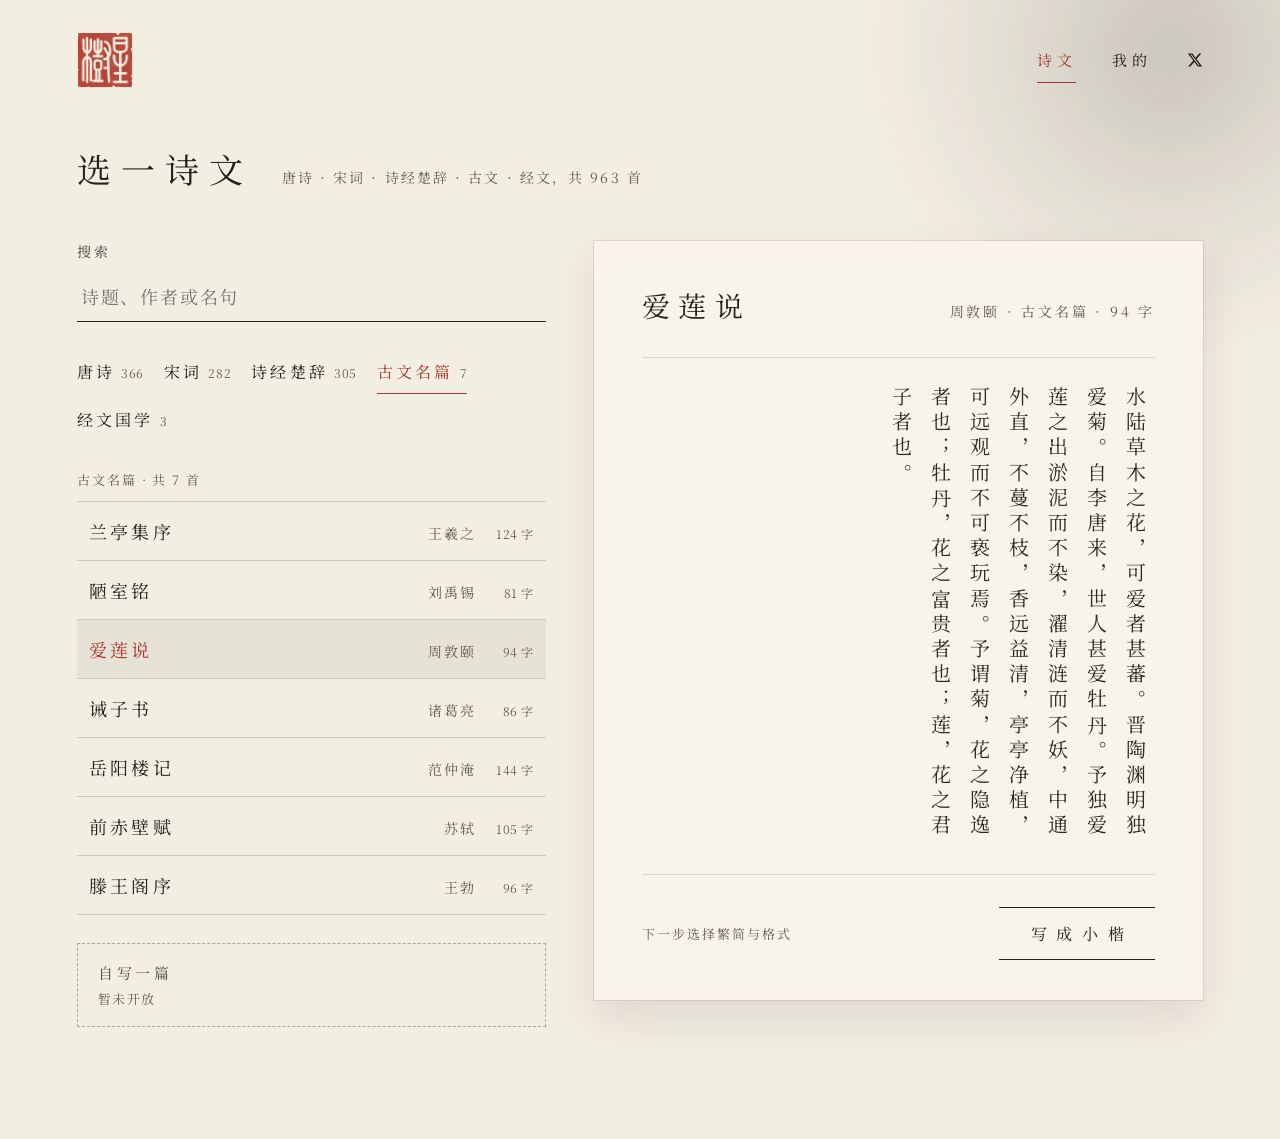
<file: site/poems.html>
<!doctype html>
<html lang="zh-CN">
<head>
<meta charset="utf-8">
<meta name="viewport" content="width=device-width, initial-scale=1">
<title>星树书房 · 选诗</title>
<meta name="description" content="唐诗、宋词、诗经楚辞、古文、经文，共 963 首。选一诗文，写成一幅小楷。">
<meta property="og:type" content="website">
<meta property="og:title" content="星树书房 · 选诗">
<meta property="og:description" content="唐诗、宋词、诗经楚辞、古文、经文，共 963 首。选一诗文，写成一幅小楷。">
<meta property="og:image" content="https://shufa.hoshikihao.com/assets/share-card.jpg">
<meta property="og:url" content="https://shufa.hoshikihao.com/poems">
<link rel="icon" href="assets/logo.png">
<link rel="stylesheet" href="css/fonts.css" media="print" onload="this.media='all'">
<link rel="stylesheet" href="css/base.css">
<style>
main { position: relative; max-width: 1180px; margin: 0 auto; padding: 56px 0 112px; display: flex; flex-direction: column; gap: 48px; }
.title-row { display: flex; flex-wrap: wrap; align-items: baseline; gap: 8px 28px; }
.title-row h1 { margin: 0; font-size: 34px; font-weight: 400; letter-spacing: .3em; }
.title-row p { margin: 0; font-size: 14px; letter-spacing: .15em; color: var(--muted); }
.columns { display: flex; flex-wrap: wrap; align-items: flex-start; gap: 56px 48px; }

.catalog { flex: 1 1 300px; max-width: 480px; min-width: 0; display: flex; flex-direction: column; gap: 28px; }
.search { display: flex; flex-direction: column; gap: 10px; }
.search label { font-size: 14px; letter-spacing: .2em; color: var(--ink-soft); }
.search input { font-family: inherit; font-size: 18px; letter-spacing: .1em; padding: 12px 4px; border: none; border-bottom: 1px solid var(--ink); border-radius: 0; background: transparent; color: var(--ink); outline-offset: 4px; -webkit-appearance: none; appearance: none; }
.cats { display: flex; flex-wrap: wrap; gap: 4px 20px; }
.cats button { background: none; border: none; border-bottom: 1px solid transparent; padding: 10px 0; min-height: 44px; font-size: 16px; letter-spacing: .2em; color: var(--ink); }
.cats button[aria-pressed="true"] { color: var(--accent); border-bottom-color: var(--accent); }
.cats small { font-size: 12px; color: var(--muted); letter-spacing: .05em; margin-left: 6px; }
.results { display: flex; flex-direction: column; gap: 6px; }
.results .label { margin: 0 0 6px; font-size: 13px; letter-spacing: .15em; color: var(--muted); }
.results ul { list-style: none; margin: 0; padding: 0; display: flex; flex-direction: column; border-bottom: 1px solid var(--rule); }
.results li { border-top: 1px solid var(--rule); }
.results li button { width: 100%; display: flex; align-items: baseline; gap: 16px; padding: 16px 12px; min-height: 44px; border: none; background: transparent; text-align: left; }
.results li button[aria-current="true"] { background: rgba(35,33,29,.06); }
.results li .t { flex: 1 1 auto; min-width: 0; font-size: 18px; letter-spacing: .18em; color: var(--ink); }
.results li button[aria-current="true"] .t { color: var(--accent); }
.results li .a { font-size: 14px; letter-spacing: .15em; color: var(--muted); white-space: nowrap; }
.results li .n { font-size: 12px; letter-spacing: .05em; color: var(--muted); white-space: nowrap; min-width: 3.5em; text-align: right; }
.results .empty { margin: 0; padding: 24px 12px; font-size: 15px; letter-spacing: .12em; color: var(--muted); }
.results .more { align-self: flex-start; margin-top: 12px; background: none; border: none; border-bottom: 1px solid var(--ink); padding: 10px 2px; min-height: 44px; font-size: 15px; letter-spacing: .3em; }
.custom { display: flex; flex-direction: column; gap: 6px; padding: 18px 20px; border: 1px dashed rgba(35,33,29,.35); }
.custom .t { font-size: 15px; letter-spacing: .25em; color: var(--ink-soft); }
.custom .s { font-size: 13px; letter-spacing: .12em; color: var(--muted); }

.reader { flex: 1 1 440px; min-width: 0; box-sizing: border-box; padding: 44px clamp(20px, 4vw, 48px) 40px; background: #f8f4ea; box-shadow: 0 18px 40px rgba(35,33,29,.10), 0 0 0 1px rgba(80,66,48,.12); display: flex; flex-direction: column; gap: 32px; scroll-margin-top: 16px; }
.reader .head { display: flex; flex-wrap: wrap; align-items: baseline; justify-content: space-between; gap: 8px 24px; }
.reader h2 { margin: 0; font-size: 28px; font-weight: 400; letter-spacing: .3em; }
.reader .meta { margin: 0; font-size: 14px; letter-spacing: .2em; color: var(--muted); }
.reader .sheet { display: flex; justify-content: flex-end; border-top: 1px solid rgba(35,33,29,.14); border-bottom: 1px solid rgba(35,33,29,.14); padding: 28px 0; }
.reader .text { writing-mode: vertical-rl; height: 460px; max-width: 100%; overflow-x: auto; overflow-y: hidden; white-space: pre-line; font-size: 20px; line-height: 1.95; letter-spacing: .26em; color: #2c2924; }
.reader .foot { display: flex; flex-wrap: wrap; align-items: center; justify-content: space-between; gap: 16px 24px; }
.reader .foot p { margin: 0; font-size: 13px; letter-spacing: .15em; color: var(--muted); }
/* 宽屏两栏并排时，全文栏随滚动固定在视口里；矮窗口里压低竖排区，整栏放得下 */
@media (min-width: 900px) {
  .reader { position: sticky; top: 24px; }
  .reader .text { height: clamp(220px, calc(100vh - 340px), 460px); }
}
</style>
</head>
<body>
<div class="page">
  <div class="ink-wash" aria-hidden="true"><div class="ink-blob"></div></div>

  <header class="site-header">
    <a class="logo" href="index.html" aria-label="星树书房 首页"><img src="assets/logo.png" alt=""></a>
    <nav class="site-nav" aria-label="主导航">
      <a class="on" href="poems.html" aria-current="page">诗文</a>
      <a href="works.html">我的</a>
      <a class="x" href="https://x.com/hoshikihao" target="_blank" rel="noopener" aria-label="星树浩的 X（@hoshikihao）"><svg viewBox="0 0 24 24" aria-hidden="true"><path d="M18.244 2.25h3.308l-7.227 8.26 8.502 11.24H16.17l-5.214-6.817L4.99 21.75H1.68l7.73-8.835L1.254 2.25H8.08l4.713 6.231zm-1.161 17.52h1.833L7.084 4.126H5.117z"/></svg></a>
    </nav>
  </header>

  <main>
    <div class="title-row">
      <h1>选一诗文</h1>
      <p>唐诗 · 宋词 · 诗经楚辞 · 古文 · 经文，共 963 首</p>
    </div>

    <div class="columns">
      <section class="catalog" aria-label="诗目">
        <div class="search">
          <label for="poemSearch">搜索</label>
          <input id="poemSearch" type="search" placeholder="诗题、作者或名句" enterkeyhint="search" autocomplete="off">
        </div>

        <div class="cats" id="cats" role="group" aria-label="诗词分类"></div>

        <div class="results">
          <p class="label" id="resultLabel" aria-live="polite">正在取诗库……</p>
          <ul id="list"></ul>
          <p class="empty" id="empty" hidden>没有找到这首诗，换个字词试试。</p>
          <button type="button" class="more" id="more" hidden>再看 12 首</button>
        </div>

        <div class="custom">
          <span class="t">自写一篇</span>
          <span class="s">暂未开放</span>
        </div>
      </section>

      <article class="reader" id="reader" aria-labelledby="poemTitle">
        <div class="head">
          <h2 id="poemTitle"></h2>
          <p class="meta" id="poemMeta"></p>
        </div>
        <div class="sheet">
          <div class="text" id="poemText" tabindex="0" aria-label="全文"></div>
        </div>
        <div class="foot">
          <p>下一步选择繁简与格式</p>
          <a class="btn-line" id="toCreate" href="create.html">写成小楷</a>
        </div>
      </article>
    </div>
  </main>
</div>
<script type="module" src="js/page-poems.js"></script>
</body>
</html>
</file>
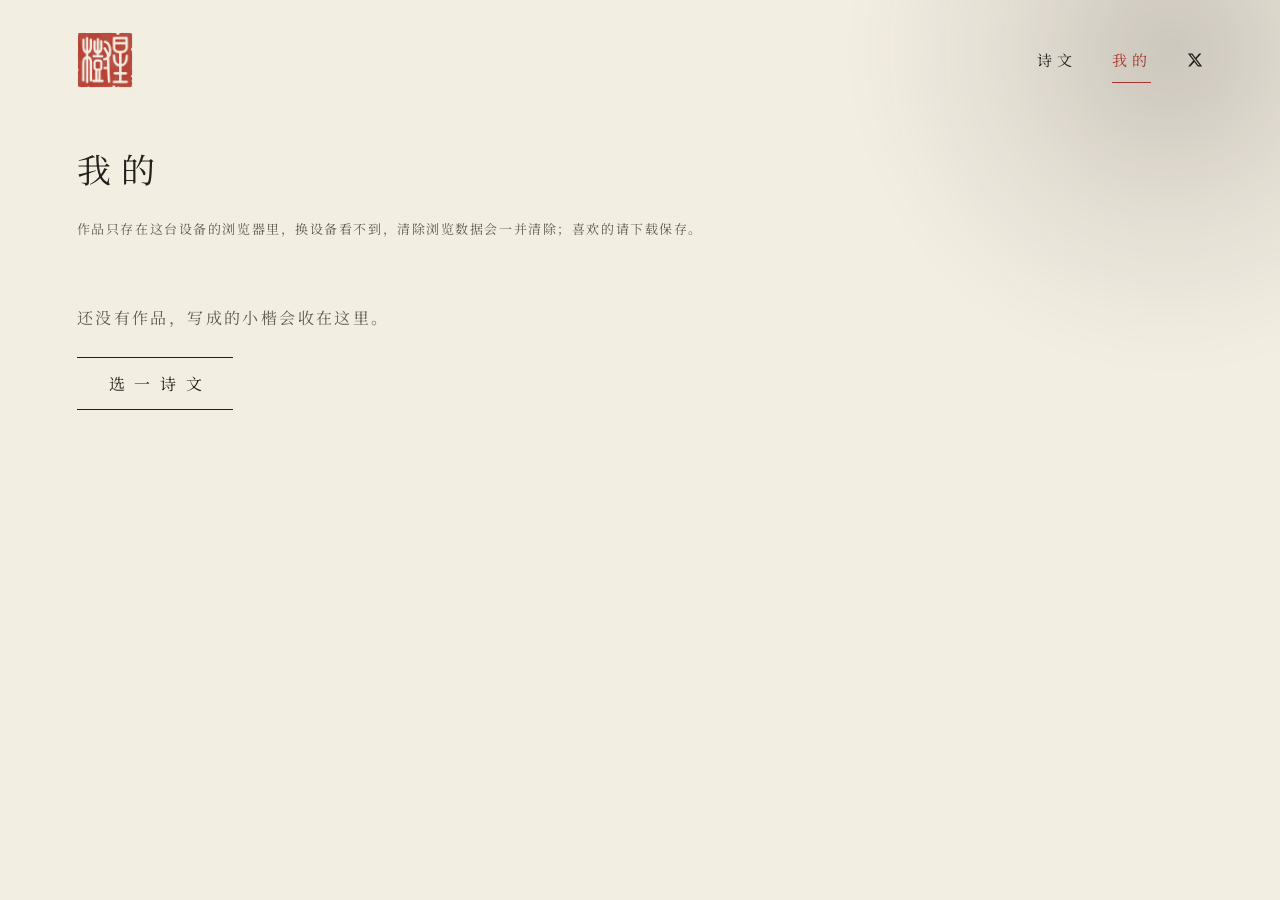
<file: site/works.html>
<!doctype html>
<html lang="zh-CN">
<head>
<meta charset="utf-8">
<meta name="viewport" content="width=device-width, initial-scale=1">
<title>星树书房 · 我的</title>
<meta name="description" content="在这台设备上写成的小楷作品。">
<meta property="og:type" content="website">
<meta property="og:title" content="星树书房 · 我的">
<meta property="og:description" content="在这台设备上写成的小楷作品。">
<meta property="og:image" content="https://shufa.hoshikihao.com/assets/share-card.jpg">
<meta property="og:url" content="https://shufa.hoshikihao.com/works">
<link rel="icon" href="assets/logo.png">
<link rel="stylesheet" href="css/fonts.css" media="print" onload="this.media='all'">
<link rel="stylesheet" href="css/base.css">
<style>
main { position: relative; max-width: 1180px; margin: 0 auto; padding: 56px 0 112px; display: flex; flex-direction: column; gap: 40px; }
.title-row { display: flex; flex-wrap: wrap; align-items: baseline; gap: 8px 28px; }
.title-row h1 { margin: 0; font-size: 34px; font-weight: 400; letter-spacing: .3em; }
.title-row p { margin: 0; font-size: 14px; letter-spacing: .15em; color: var(--muted); }
.note { margin: -16px 0 0; font-size: 13px; line-height: 1.9; letter-spacing: .12em; color: var(--muted); }

.gallery { list-style: none; margin: 0; padding: 0; display: grid; grid-template-columns: repeat(auto-fill, minmax(min(100%, 240px), 1fr)); gap: 40px 32px; align-items: start; }
.gallery li { display: flex; flex-direction: column; gap: 14px; }
/* 作品整幅显示，签条和二维码不裁剪 */
.gallery .sheet { display: block; padding: 10px; background: #f8f4ea; box-shadow: 0 14px 30px rgba(35,33,29,.10), 0 0 0 1px rgba(80,66,48,.12); }
.gallery .sheet img { width: 100%; height: auto; display: block; }
.gallery h2 { margin: 0 0 -8px; font-size: 18px; font-weight: 400; letter-spacing: .2em; }
.gallery .meta + .meta { margin-top: -10px; }
.gallery .meta { margin: 0; font-size: 13px; letter-spacing: .12em; color: var(--muted); }
.gallery .ops { display: flex; flex-wrap: wrap; gap: 0 24px; }
.gallery .ops a, .gallery .ops button { background: none; border: none; padding: 12px 0; min-height: 44px; box-sizing: border-box; font-size: 14px; letter-spacing: .25em; text-decoration: none; color: var(--ink-soft); }
.gallery .ops button:hover { color: var(--accent); }

.empty { display: flex; flex-direction: column; align-items: flex-start; gap: 28px; padding: 24px 0; }
.empty p { margin: 0; font-size: 16px; letter-spacing: .15em; color: var(--muted); }
@media (max-width: 600px) {
  .gallery { grid-template-columns: repeat(2, minmax(0, 1fr)); gap: 32px 16px; }
  .gallery .sheet { padding: 6px; }
  .gallery h2 { font-size: 16px; letter-spacing: .12em; }
  .gallery .meta { font-size: 12px; letter-spacing: .05em; }
  .gallery .ops { gap: 0 16px; }
  .gallery .ops a, .gallery .ops button { letter-spacing: .15em; }
}
</style>
</head>
<body>
<div class="page">
  <div class="ink-wash" aria-hidden="true"><div class="ink-blob"></div></div>

  <header class="site-header">
    <a class="logo" href="index.html" aria-label="星树书房 首页"><img src="assets/logo.png" alt=""></a>
    <nav class="site-nav" aria-label="主导航">
      <a href="poems.html">诗文</a>
      <a class="on" href="works.html" aria-current="page">我的</a>
      <a class="x" href="https://x.com/hoshikihao" target="_blank" rel="noopener" aria-label="星树浩的 X（@hoshikihao）"><svg viewBox="0 0 24 24" aria-hidden="true"><path d="M18.244 2.25h3.308l-7.227 8.26 8.502 11.24H16.17l-5.214-6.817L4.99 21.75H1.68l7.73-8.835L1.254 2.25H8.08l4.713 6.231zm-1.161 17.52h1.833L7.084 4.126H5.117z"/></svg></a>
    </nav>
  </header>

  <main>
    <div class="title-row">
      <h1>我的</h1>
      <p id="summary" aria-live="polite">正在读取……</p>
    </div>
    <p class="note">作品只存在这台设备的浏览器里，换设备看不到，清除浏览数据会一并清除；喜欢的请下载保存。</p>

    <ul class="gallery" id="gallery"></ul>

    <div class="empty" id="empty" hidden>
      <p>还没有作品，写成的小楷会收在这里。</p>
      <a class="btn-line" href="poems.html">选一诗文</a>
    </div>
  </main>
</div>
<script type="module" src="js/page-works.js"></script>
</body>
</html>
</file>
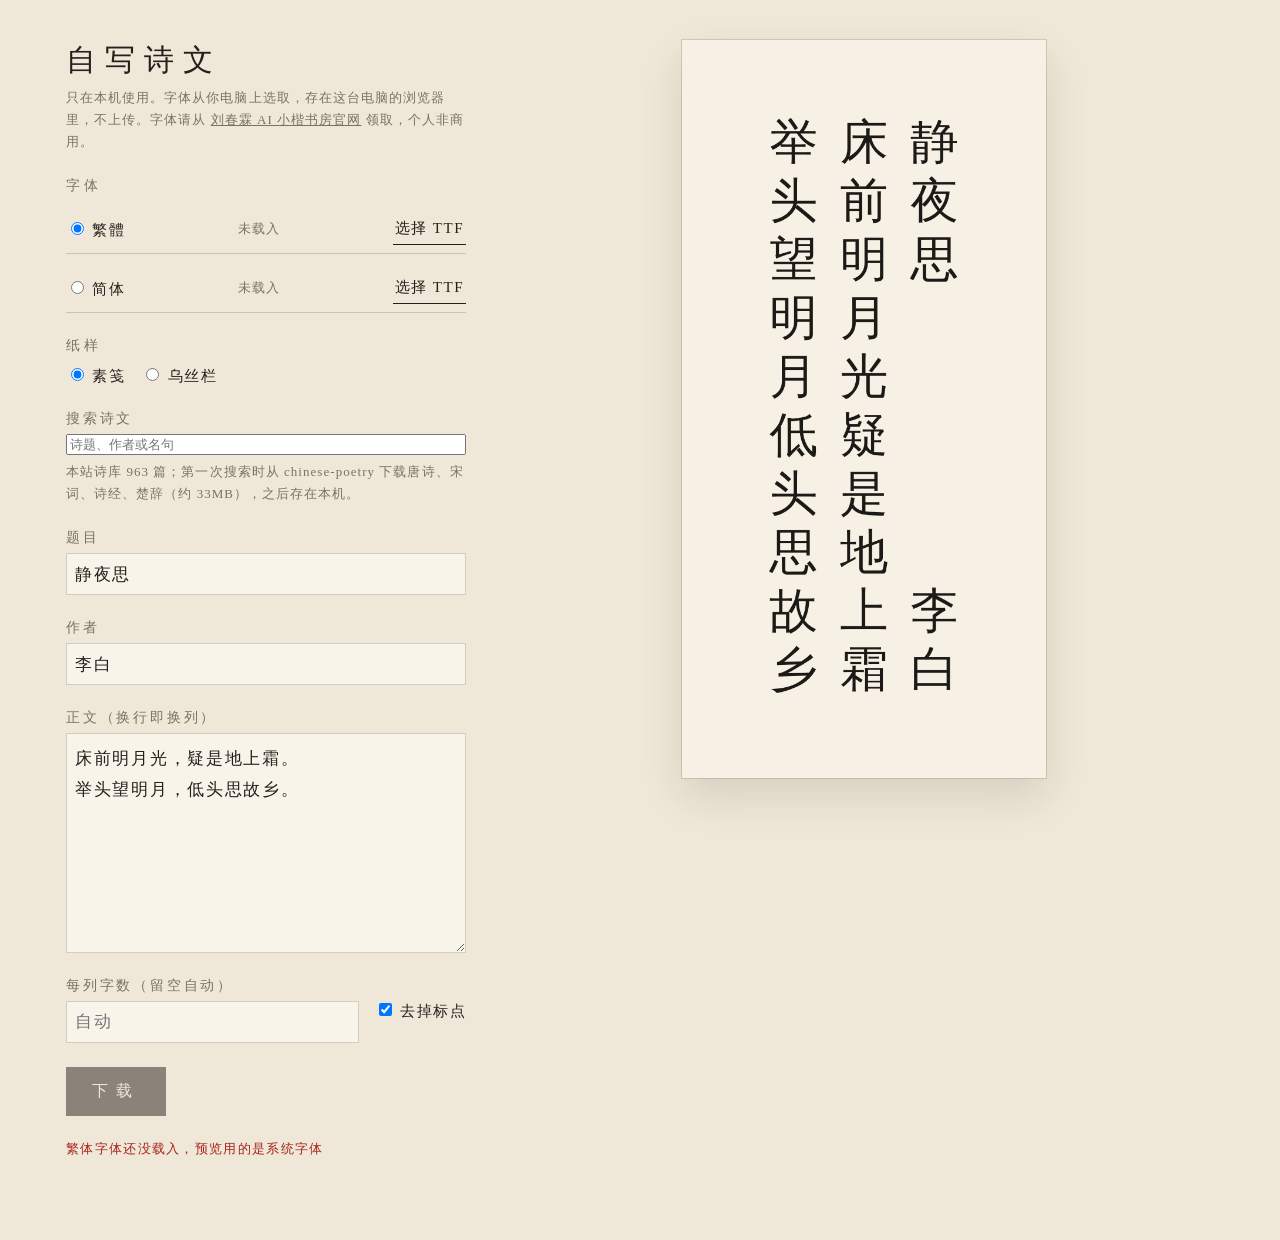
<file: tools/writer.html>
<!doctype html>
<html lang="zh-CN">
<head>
<meta charset="utf-8">
<meta name="viewport" content="width=device-width, initial-scale=1">
<title>自写诗文 · 本机</title>
<style>
:root { --paper: #efe8d8; --ink: #23211d; --muted: #7a7266; --rule: rgba(35,33,29,.18); --accent: #a8221a; }
* { box-sizing: border-box; }
body { margin: 0; background: var(--paper); color: var(--ink); font-family: "Songti SC", "Noto Serif SC", serif; }
main { max-width: 1180px; margin: 0 auto; padding: 40px 16px 80px; display: flex; flex-wrap: wrap; align-items: flex-start; gap: 40px 48px; }
.form { flex: 1 1 300px; max-width: 400px; display: flex; flex-direction: column; gap: 24px; }
h1 { margin: 0; font-size: 30px; font-weight: 400; letter-spacing: .3em; }
.note { margin: 6px 0 0; font-size: 13px; letter-spacing: .08em; line-height: 1.7; color: var(--muted); }
.note a { color: inherit; }
fieldset { margin: 0; padding: 0; border: none; display: flex; flex-direction: column; gap: 10px; }
legend { padding: 0; margin-bottom: 10px; font-size: 14px; letter-spacing: .3em; color: var(--muted); }
.row { display: flex; flex-wrap: wrap; align-items: center; gap: 8px 16px; font-size: 15px; letter-spacing: .1em; }
.font-slot { justify-content: space-between; padding: 8px 0; border-bottom: 1px solid var(--rule); }
.font-slot .name { color: var(--muted); font-size: 13px; letter-spacing: .05em; word-break: break-all; }
.pick { cursor: pointer; border-bottom: 1px solid var(--ink); padding: 6px 2px; }
.pick input { display: none; }
input[type=text], input[type=number], textarea { width: 100%; font: inherit; font-size: 17px; letter-spacing: .1em; padding: 10px 8px; border: 1px solid var(--rule); background: #f8f4ea; color: var(--ink); }
textarea { min-height: 220px; line-height: 1.8; resize: vertical; }
label.field { display: flex; flex-direction: column; gap: 6px; font-size: 14px; letter-spacing: .2em; color: var(--muted); }
.actions { display: flex; align-items: center; gap: 20px; }
.actions a { display: inline-block; padding: 14px 26px; background: var(--ink); color: var(--paper); text-decoration: none; letter-spacing: .5em; }
.actions a[aria-disabled=true] { background: #8a8379; pointer-events: none; }
.hits { list-style: none; margin: 0; padding: 0; max-height: 280px; overflow-y: auto; border-bottom: 1px solid var(--rule); }
.hits:empty { display: none; }
.hits li { border-top: 1px solid var(--rule); }
.hits button { width: 100%; display: flex; align-items: baseline; gap: 12px; padding: 10px 6px; border: none; background: none; font: inherit; color: var(--ink); text-align: left; cursor: pointer; }
.hits button:hover, .hits button[aria-current=true] { background: rgba(35,33,29,.06); }
.hits .t { flex: 1 1 auto; font-size: 16px; letter-spacing: .12em; }
.hits .a { font-size: 13px; letter-spacing: .08em; color: var(--muted); white-space: nowrap; }
#status { margin: 0; font-size: 13px; letter-spacing: .1em; color: var(--accent); min-height: 1.5em; }
.preview { flex: 1 1 440px; min-width: 0; display: flex; justify-content: center; }
canvas { max-width: 100%; max-height: 82vh; width: auto; height: auto; box-shadow: 0 18px 40px rgba(35,33,29,.12), 0 0 0 1px rgba(80,66,48,.18); }
</style>
</head>
<body>
<main>
  <section class="form">
    <div>
      <h1>自写诗文</h1>
      <p class="note">只在本机使用。字体从你电脑上选取，存在这台电脑的浏览器里，不上传。字体请从 <a href="https://dvbs2000.github.io/liuchunlin-shufa/" target="_blank" rel="noopener">刘春霖 AI 小楷书房官网</a> 领取，个人非商用。</p>
    </div>

    <fieldset>
      <legend>字体</legend>
      <div class="row font-slot">
        <label><input type="radio" name="edition" value="trad" checked> 繁體</label>
        <span class="name" id="name-trad">未载入</span>
        <label class="pick">选择 TTF<input type="file" accept=".ttf,.otf" data-edition="trad"></label>
      </div>
      <div class="row font-slot">
        <label><input type="radio" name="edition" value="simp"> 简体</label>
        <span class="name" id="name-simp">未载入</span>
        <label class="pick">选择 TTF<input type="file" accept=".ttf,.otf" data-edition="simp"></label>
      </div>
    </fieldset>

    <fieldset>
      <legend>纸样</legend>
      <div class="row">
        <label><input type="radio" name="style" value="clean" checked> 素笺</label>
        <label><input type="radio" name="style" value="zhalan"> 乌丝栏</label>
      </div>
    </fieldset>

    <div>
      <label class="field">搜索诗文<input type="search" id="q" placeholder="诗题、作者或名句" autocomplete="off"></label>
      <p class="note" id="corpusNote">本站诗库 963 篇；第一次搜索时从 chinese-poetry 下载唐诗、宋词、诗经、楚辞（约 33MB），之后存在本机。</p>
      <ul class="hits" id="hits"></ul>
    </div>

    <label class="field">题目<input type="text" id="title" value="静夜思"></label>
    <label class="field">作者<input type="text" id="author" value="李白"></label>
    <label class="field">正文（换行即换列）<textarea id="text">床前明月光，疑是地上霜。
举头望明月，低头思故乡。</textarea></label>

    <div class="row">
      <label class="field" style="flex:1">每列字数（留空自动）<input type="number" id="rows" min="3" max="40" placeholder="自动"></label>
      <label><input type="checkbox" id="strip" checked> 去掉标点</label>
    </div>

    <div class="actions">
      <a id="download" href="#" aria-disabled="true">下载</a>
    </div>
    <p id="status" aria-live="polite"></p>
  </section>

  <section class="preview">
    <canvas id="sheet" width="800" height="1000" aria-label="预览"></canvas>
  </section>
</main>

<script>
// 本机自写：选取的字体存进本机 IndexedDB，用 FontFace 载入，在 canvas 上竖排成一幅，导出 PNG。
// 诗文可从本站诗库和 chinese-poetry 数据集里搜索填入；数据集第一次搜索时下载，存进本机 IndexedDB

const $ = (id) => document.getElementById(id);
const canvas = $('sheet'), ctx = canvas.getContext('2d'), status = $('status'), download = $('download');
const loaded = { trad: false, simp: false };

// ———— 字体存取 ————

let opening = null;
function openDb() {
  if (!opening) {
    opening = new Promise((ok, fail) => {
      const req = indexedDB.open('writer', 2);
      req.onupgradeneeded = () => {
        for (const name of ['fonts', 'corpus']) if (!req.result.objectStoreNames.contains(name)) req.result.createObjectStore(name);
      };
      req.onsuccess = () => ok(req.result);
      req.onerror = () => fail(req.error);
    });
  }
  return opening;
}

async function run(mode, fn, store = 'fonts') {
  const db = await openDb();
  return new Promise((ok, fail) => {
    const tx = db.transaction(store, mode), req = fn(tx.objectStore(store));
    tx.oncomplete = () => ok(req.result);
    tx.onerror = tx.onabort = () => fail(tx.error);
  });
}

// 每个版本注册成独立字族，不依赖字体文件里的名字
async function useFont(edition, name, buf) {
  const face = await new FontFace('writer-' + edition, buf).load();
  document.fonts.add(face);
  loaded[edition] = true;
  $('name-' + edition).textContent = name;
}

async function pickFont(e) {
  const file = e.target.files[0], edition = e.target.dataset.edition;
  if (!file) return;
  try {
    const buf = await file.arrayBuffer();
    await useFont(edition, file.name, buf);
    await run('readwrite', (s) => s.put({ name: file.name, buf }, edition));
    document.querySelector(`input[name=edition][value=${edition}]`).checked = true;
  } catch (err) {
    status.textContent = `字体载入失败：${err.message}`;
  }
  draw();
}

// ———— 诗文搜索 ————

// chinese-poetry（MIT）固定到一个提交，不跟上游变动；仓库超过 jsDelivr 的 50MB 上限，直接读 GitHub 原始文件
const CDN = 'https://raw.githubusercontent.com/chinese-poetry/chinese-poetry/b8594f81a897/';
const CORPUS_KEY = 'b8594f81a897';
const thousands = (n) => Array.from({ length: n }, (_, i) => i * 1000);
// [来源, 文件, 字形]；全唐诗是繁体，其余是简体
const FILES = [
  ...thousands(58).map((n) => ['唐诗', `全唐诗/poet.tang.${n}.json`, 'trad']),
  ...thousands(22).map((n) => ['宋词', `宋词/ci.song.${n}.json`, 'simp']),
  ['诗经', '诗经/shijing.json', 'simp'],
  ['楚辞', '楚辞/chuci.json', 'simp'],
];

const search = { anthology: [], corpus: [], toSimp: new Map(), downloading: null };
const hits = $('hits'), qInput = $('q'), corpusNote = $('corpusNote');

// 搜索时繁简都按简体比：繁→简对照表取自本站诗库里逐字对齐的繁简两版
const simplify = (s) => [...s].map((ch) => search.toSimp.get(ch) || ch).join('');

function learnPairs(simp, trad) {
  const a = [...simp], b = [...trad];
  if (a.length !== b.length) return;
  a.forEach((ch, i) => { if (ch !== b[i]) search.toSimp.set(b[i], ch); });
}

// 本站诗库：诗词每句一列，古文、经文连排（与选诗页的全文展示一致）
function anthologyText(c, cat) {
  return cat === '古文名篇' || cat === '经文国学' ? c : c.replace(/([。！？])(?=.)/g, '$1\n');
}

async function loadAnthology() {
  const r = await fetch('../site/data/anthology.json');
  if (!r.ok) throw new Error(`本站诗库读取失败（${r.status}）`);
  search.anthology = (await r.json()).map((p) => {
    for (const k of ['t', 'a', 'c']) learnPairs(p[k + '_simp'], p[k + '_trad']);
    return { src: '诗库', ed: 'simp', t: p.t_simp, a: p.a_simp, c: anthologyText(p.c_simp, p.cat),
      trad: { t: p.t_trad, a: p.a_trad, c: anthologyText(p.c_trad, p.cat) } };
  });
}

// 偶尔连接卡住或临时出错：每个文件限时 30 秒，失败后等几秒再试，共试 4 次
async function getJson(url) {
  for (let tries = 1; ; tries++) {
    try {
      const r = await fetch(url, { signal: AbortSignal.timeout(30000) });
      if (!r.ok) throw new Error(`下载失败（${r.status}）`);
      return await r.json();
    } catch (err) {
      if (tries >= 4) throw new Error(`${decodeURI(url.slice(CDN.length))} ${err.message}`);
      await new Promise((ok) => setTimeout(ok, 2000 * tries));
    }
  }
}

function toItem(p, src, ed) {
  return { src, ed, t: p.title || p.rhythmic || '', a: p.author || '', c: (p.paragraphs || p.content || []).join('\n') };
}

// 并发下载全部数据文件，存进本机；下载过就直接读本机
function loadCorpus() {
  if (!search.downloading) {
    search.downloading = (async () => {
      const saved = await run('readonly', (s) => s.get(CORPUS_KEY), 'corpus');
      if (saved) return saved;
      const out = [];
      let next = 0, done = 0;
      await Promise.all(Array.from({ length: 4 }, async () => {
        while (next < FILES.length) {
          const [src, file, ed] = FILES[next++];
          out.push(...(await getJson(CDN + file)).map((p) => toItem(p, src, ed)));
          corpusNote.textContent = `正在下载诗文数据 ${++done} / ${FILES.length}……`;
        }
      }));
      // 并发下载顺序不定，按来源排好再存
      const order = ['唐诗', '宋词', '诗经', '楚辞'];
      out.sort((x, y) => order.indexOf(x.src) - order.indexOf(y.src));
      await run('readwrite', (s) => s.put(out, CORPUS_KEY), 'corpus');
      return out;
    })().then(async (list) => {
      // 繁→简对照表来自本站诗库，先等它读完
      await anthologyReady;
      for (const p of list) p.key = simplify(p.t + '\u0001' + p.a + '\u0001' + p.c);
      search.corpus = list;
      corpusNote.textContent = `可搜索本站诗库 ${search.anthology.length} 篇，唐诗、宋词、诗经、楚辞 ${list.length} 篇`;
      runSearch();
    }).catch((err) => {
      search.downloading = null;
      corpusNote.textContent = `诗文数据没取到：${err.message}。再搜一次会重试。`;
    });
  }
  return search.downloading;
}

// 题目完全一致的排最前，其次题目包含、作者一致，最后是正文里有
function runSearch() {
  const q = simplify(qInput.value.replace(/\s/g, ''));
  if (!q) { hits.replaceChildren(); return; }
  const rank = (p) => {
    const t = simplify(p.t), a = simplify(p.a);
    return t === q ? 0 : t.includes(q) ? 1 : a === q ? 2 : 3;
  };
  const found = [];
  for (const p of search.anthology) {
    if ([p.t, p.a, p.c, p.trad.t, p.trad.a, p.trad.c].some((s) => s.includes(q))) found.push(p);
  }
  for (const p of search.corpus) if (p.key.includes(q)) found.push(p);
  const top = found.map((p, i) => [rank(p), i, p]).sort((x, y) => x[0] - y[0] || x[1] - y[1]).slice(0, 40);
  hits.replaceChildren(...top.map(([, , p]) => {
    const li = document.createElement('li'), b = document.createElement('button');
    b.type = 'button';
    const t = document.createElement('span'), a = document.createElement('span');
    t.className = 't';
    t.textContent = p.t;
    a.className = 'a';
    a.textContent = [p.a, p.src].filter(Boolean).join(' · ');
    b.append(t, a);
    b.addEventListener('click', () => {
      for (const x of hits.querySelectorAll('button')) x.setAttribute('aria-current', String(x === b));
      pick(p);
    });
    li.append(b);
    return li;
  }));
  if (found.length > top.length) {
    const li = document.createElement('li');
    li.className = 'note';
    li.style.padding = '10px 6px';
    li.textContent = `共 ${found.length} 首，只列前 ${top.length} 首；加上作者或名句能找得更准`;
    hits.append(li);
  }
}

// 填入题目、作者、正文；字体切到和原文字形一致的一版，诗库两版都有就跟随当前选择
function pick(p) {
  const edition = p.trad && value('edition') === 'trad' ? 'trad' : p.trad ? 'simp' : p.ed;
  const v = edition === 'trad' && p.trad ? p.trad : p;
  document.querySelector(`input[name=edition][value=${edition}]`).checked = true;
  $('title').value = v.t;
  $('author').value = v.a;
  $('text').value = v.c;
  $('rows').value = '';
  draw();
}

function onSearch(e) {
  if (e.isComposing) return;
  if (!search.corpus.length) loadCorpus();
  runSearch();
}
qInput.addEventListener('input', onSearch);
qInput.addEventListener('compositionend', onSearch);
const anthologyReady = loadAnthology().then(runSearch).catch((err) => { corpusNote.textContent = err.message; });

// ———— 排版 ————

const PUNCT = /[\p{P}\p{S}]/gu;
const ROW = 100, COL = 120, FONT = 82, MARGIN = 130;

function value(name) {
  return document.querySelector(`input[name=${name}]:checked`).value;
}

// 正文按行分列：每行至少一列，超过每列字数就折到下一列
function layout() {
  const strip = $('strip').checked;
  const clean = (s) => [...(strip ? s.replace(PUNCT, '') : s).replace(/\s/g, '')];
  const lines = $('text').value.split('\n').map(clean).filter((l) => l.length);
  const title = clean($('title').value), author = clean($('author').value);
  const total = lines.reduce((n, l) => n + l.length, 0);
  const longest = Math.max(0, ...lines.map((l) => l.length));
  // 自动：短句诗一句一列，长文排成接近方形
  let rows = Number($('rows').value) || (longest <= 16 ? longest : Math.min(18, Math.max(8, Math.ceil(Math.sqrt(total * 1.4)))));
  rows = Math.max(rows, 3);
  const cols = [];
  // 第一列：题目在上，作者靠下；放不下时作者单占一列
  if (title.length || author.length) {
    if (title.length + author.length + 1 <= rows) {
      cols.push([...title, ...Array(rows - title.length - author.length).fill(''), ...author]);
    } else {
      for (let i = 0; i < title.length; i += rows) cols.push(title.slice(i, i + rows));
      if (author.length) cols.push([...Array(Math.max(0, rows - author.length)).fill(''), ...author.slice(0, rows)]);
    }
  }
  for (const l of lines) for (let i = 0; i < l.length; i += rows) cols.push(l.slice(i, i + rows));
  return { rows, cols };
}

function draw() {
  const edition = value('edition'), zhalan = value('style') === 'zhalan';
  const { rows, cols } = layout();
  const n = Math.max(cols.length, 1);
  const W = MARGIN * 2 + n * COL, H = MARGIN * 2 + rows * ROW;
  canvas.width = W;
  canvas.height = H;
  ctx.fillStyle = '#f6f1e4';
  ctx.fillRect(0, 0, W, H);
  if (zhalan) {
    ctx.strokeStyle = 'rgba(60,42,30,.55)';
    ctx.lineWidth = 3;
    const top = MARGIN - 30, bottom = H - MARGIN + 30;
    ctx.strokeRect(MARGIN, top, W - MARGIN * 2, bottom - top);
    ctx.beginPath();
    for (let i = 1; i < n; i++) {
      const x = MARGIN + i * COL;
      ctx.moveTo(x, top);
      ctx.lineTo(x, bottom);
    }
    ctx.stroke();
  }
  ctx.fillStyle = '#1c1a17';
  ctx.font = `${FONT}px "writer-${edition}", serif`;
  ctx.textAlign = 'center';
  ctx.textBaseline = 'middle';
  // 从右往左，自上而下
  cols.forEach((col, i) => {
    const x = W - MARGIN - COL * (i + 0.5);
    col.forEach((ch, j) => { if (ch) ctx.fillText(ch, x, MARGIN + ROW * (j + 0.5)); });
  });
  const ready = loaded[edition];
  status.textContent = ready ? '' : `${edition === 'trad' ? '繁体' : '简体'}字体还没载入，预览用的是系统字体`;
  download.setAttribute('aria-disabled', String(!ready || !cols.length));
}

download.addEventListener('click', (e) => {
  e.preventDefault();
  canvas.toBlob((blob) => {
    const a = document.createElement('a');
    a.href = URL.createObjectURL(blob);
    a.download = `${($('title').value.trim() || '自写').replace(/[\\/:*?"<>|]/g, '')}_小楷.png`;
    a.click();
    setTimeout(() => URL.revokeObjectURL(a.href), 1000);
  }, 'image/png');
});

for (const el of document.querySelectorAll('input[type=file]')) el.addEventListener('change', pickFont);
for (const el of document.querySelectorAll('input:not([type=file]), textarea')) el.addEventListener('input', draw);

// 启动：先画一次，再从本机取出上次选过的字体
draw();
Promise.all(['trad', 'simp'].map(async (edition) => {
  const saved = await run('readonly', (s) => s.get(edition));
  if (saved) await useFont(edition, saved.name, saved.buf);
})).catch((err) => { status.textContent = `读不到本机保存的字体：${err.message}`; }).finally(draw);
</script>
</body>
</html>
</file>
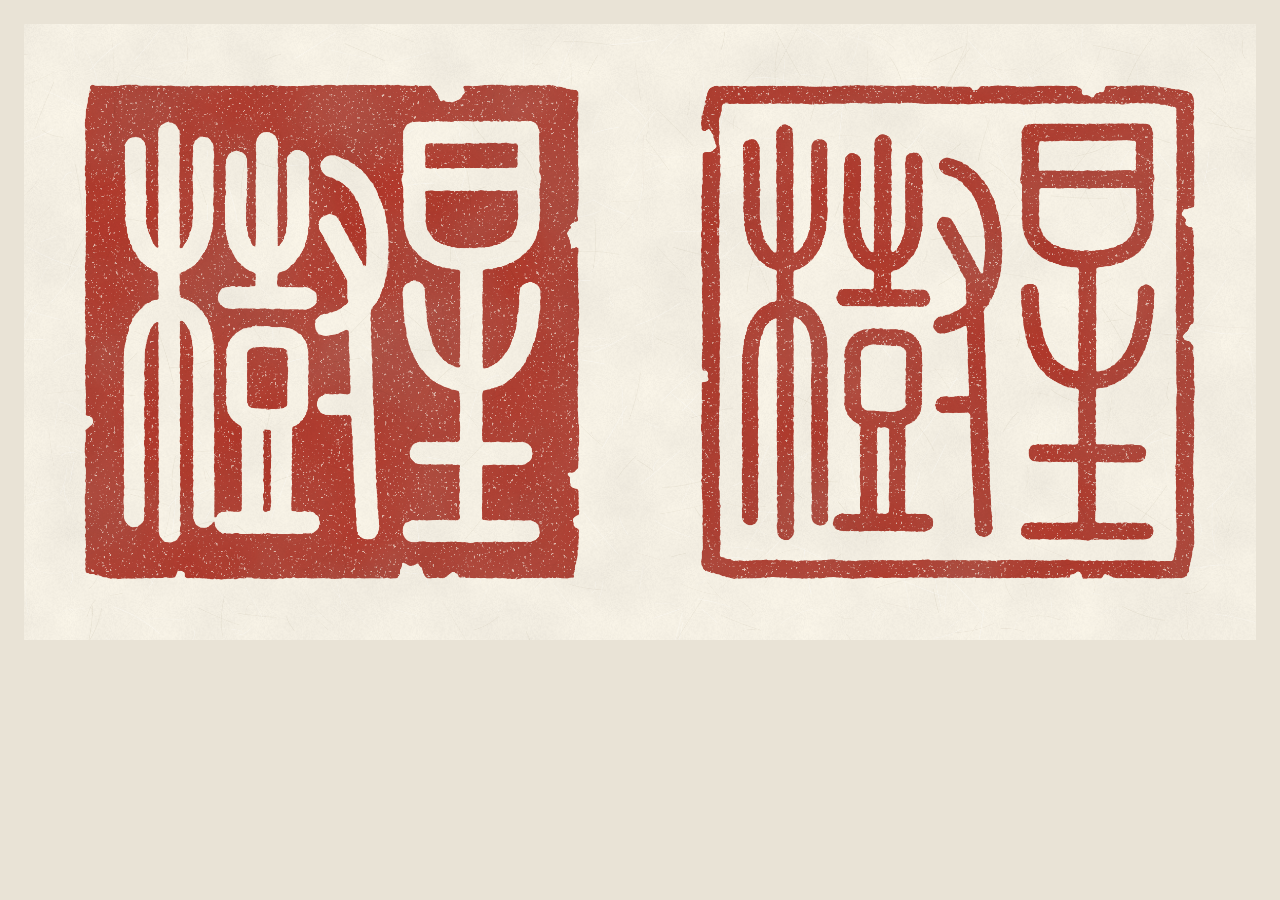
<file: design/seal/seal.html>
<!doctype html>
<html lang="zh-CN">
<head>
<meta charset="utf-8">
<title>星樹 印章生成</title>
<style>
body{margin:0;padding:24px;background:#e9e3d6;font-family:sans-serif;color:#333}
canvas{display:block;max-width:100%;height:auto;margin-bottom:16px}
textarea{display:none}
</style>
</head>
<body>
<canvas id="preview" width="2400" height="1200"></canvas>
<textarea id="out-zhuwen"></textarea>
<textarea id="out-baiwen"></textarea>
<textarea id="out-preview"></textarea>
<script>
// 星樹 篆书印：印文自右向左读，右「星」（《说文》或体：日 + 生），左「樹」（《说文》正篆：木 + 壴 + 寸）
// 每一笔用坐标写成路径，再按统一笔宽描粗；不使用任何字体

const SIZE = 1200;          // 导出尺寸
const FACE = 960;           // 印面边长
const FACE_X = (SIZE - FACE) / 2;
const CINNABAR = [176, 52, 40];

// 可复现的随机数
function rng(seed) {
  return function () {
    seed |= 0; seed = seed + 0x6D2B79F5 | 0;
    let t = Math.imul(seed ^ seed >>> 15, 1 | seed);
    t = t + Math.imul(t ^ t >>> 7, 61 | t) ^ t;
    return ((t ^ t >>> 14) >>> 0) / 4294967296;
  };
}

// 值噪声 + 分形叠加，用于刀口毛边和印泥浓淡
function makeNoise(seed) {
  const r = rng(seed), N = 256, perm = new Uint8Array(512), val = new Float32Array(N);
  for (let i = 0; i < N; i++) { perm[i] = i; val[i] = r(); }
  for (let i = N - 1; i > 0; i--) { const j = Math.floor(r() * (i + 1)); [perm[i], perm[j]] = [perm[j], perm[i]]; }
  for (let i = 0; i < N; i++) perm[i + N] = perm[i];
  const s = (t) => t * t * (3 - 2 * t);
  const v = (x, y) => val[perm[(x & 255) + perm[y & 255]]];
  function noise(x, y) {
    const xi = Math.floor(x), yi = Math.floor(y), xf = x - xi, yf = y - yi, u = s(xf), w = s(yf);
    const a = v(xi, yi), b = v(xi + 1, yi), c = v(xi, yi + 1), d = v(xi + 1, yi + 1);
    return a + (b - a) * u + (c - a) * w + (a - b - c + d) * u * w;
  }
  return function fbm(x, y, oct) {
    let sum = 0, amp = 1, f = 1, norm = 0;
    for (let i = 0; i < oct; i++) { sum += noise(x * f, y * f) * amp; norm += amp; amp *= 0.5; f *= 2; }
    return sum / norm;
  };
}

// ---- 字形：坐标单位为印面千分制，每个字在自己的栏内定位 ----
// 路径命令：M x y / L x y / C c1x c1y c2x c2y x y / Z
// 「樹」栏宽 530、「星」栏宽 240、栏间 50，高均为 820

const SHU = [
  // 木：中竖、上部两臂（屮）、下部两根
  'M72 0 L72 820',
  'M0 30 L0 150 C0 230 30 270 72 270',
  'M144 30 L144 150 C144 230 114 270 72 270',
  'M72 360 C20 360 0 400 0 470 L0 790',
  'M72 360 C124 360 144 400 144 470 L144 790',
  // 壴：上部屮（中竖与两臂）、一横、口形鼓身、两足、底横
  'M275 20 L275 340',
  'M210 60 L210 170 C210 240 240 270 275 270',
  'M340 60 L340 170 C340 240 310 270 275 270',
  'M195 340 L355 340',
  'M255 420 L295 420 C325 420 340 435 340 460 L340 550 C340 575 325 590 295 590 L255 590 C225 590 210 575 210 550 L210 460 C210 435 225 420 255 420 Z',
  'M245 590 L245 800',
  'M305 590 L305 800',
  'M190 800 L360 800',
  // 寸：又形弯钩（穿过长竖，尾向左收）、斜笔、长竖、寸口短横
  'M410 70 C490 90 515 190 500 280 C488 350 450 385 395 395',
  'M405 190 L465 300',
  'M465 300 C470 500 478 700 485 815',
  'M400 560 L468 560'
];

const XING = [
  // 日：杯形外框、中横
  'M0 0 L240 0 L240 170 C240 230 200 260 120 260 C40 260 0 230 0 170 Z',
  'M0 95 L240 95',
  // 生：中竖、两臂（屮）、中横、底横
  'M120 260 L120 820',
  'M0 330 C0 450 40 510 120 510',
  'M240 330 C240 450 200 510 120 510',
  'M15 660 L225 660',
  'M0 820 L240 820'
];

// 栏位：内容区 x 100–900（千分制），右「星」左「樹」
const CONTENT = { x: 100, y: 95, w: 800, h: 810 };
const LAYOUT = [
  { strokes: SHU, x: 0, w: 530 },
  { strokes: XING, x: 580, w: 240 }
];

function parse(d) {
  const t = d.match(/[MLCZ]|-?\d+(\.\d+)?/g), cmds = [];
  for (let i = 0; i < t.length;) {
    const c = t[i++];
    const n = c === 'C' ? 6 : c === 'Z' ? 0 : 2;
    cmds.push([c, ...t.slice(i, i + n).map(Number)]);
    i += n;
  }
  return cmds;
}

// 在 ctx 上按印面坐标描出全部笔画；jitter 让刀口略有手刻的不齐
function drawGlyphs(ctx, width, seed) {
  const r = rng(seed);
  const sx = CONTENT.w / 820, sy = CONTENT.h / 820;
  const k = FACE / 1000;
  ctx.save();
  ctx.translate(FACE_X, FACE_X);
  ctx.scale(k, k);
  ctx.lineCap = 'round';
  ctx.lineJoin = 'round';
  for (const col of LAYOUT) {
    for (const d of col.strokes) {
      const j = () => (r() - 0.5) * 4;
      ctx.beginPath();
      for (const [c, ...a] of parse(d)) {
        const p = a.map((v, i) => i % 2 === 0 ? CONTENT.x + (col.x + v) * sx + j() : CONTENT.y + v * sy + j());
        if (c === 'M') ctx.moveTo(p[0], p[1]);
        else if (c === 'L') ctx.lineTo(p[0], p[1]);
        else if (c === 'C') ctx.bezierCurveTo(p[0], p[1], p[2], p[3], p[4], p[5]);
        else if (c === 'Z') ctx.closePath();
      }
      ctx.lineWidth = width * (0.95 + r() * 0.1);
      ctx.stroke();
    }
  }
  ctx.restore();
}

// 略带起伏的印面外形
function facePath(ctx, inset, seed) {
  const r = rng(seed), x0 = FACE_X + inset, x1 = FACE_X + FACE - inset, steps = 24, rad = 10;
  const pts = [];
  const edge = (ax, ay, bx, by) => {
    for (let i = 0; i < steps; i++) {
      const t = i / steps;
      pts.push([ax + (bx - ax) * t + (r() - 0.5) * 3, ay + (by - ay) * t + (r() - 0.5) * 3]);
    }
  };
  edge(x0 + rad, x0, x1 - rad, x0); edge(x1, x0 + rad, x1, x1 - rad);
  edge(x1 - rad, x1, x0 + rad, x1); edge(x0, x1 - rad, x0, x0 + rad);
  ctx.beginPath();
  pts.forEach(([x, y], i) => i ? ctx.lineTo(x, y) : ctx.moveTo(x, y));
  ctx.closePath();
}

// 沿印边随机啃掉几处，模拟残破
function chipEdges(ctx, seed, count, depth) {
  const r = rng(seed);
  ctx.save();
  ctx.globalCompositeOperation = 'destination-out';
  for (let i = 0; i < count; i++) {
    const side = Math.floor(r() * 4), t = 0.08 + r() * 0.84;
    const along = FACE_X + t * FACE;
    const fixed = side < 2 ? FACE_X : FACE_X + FACE;
    let cx = side % 2 === 0 ? along : fixed, cy = side % 2 === 0 ? fixed : along;
    const rad = depth * (0.4 + r() * 0.9);
    ctx.beginPath();
    for (let a = 0; a < Math.PI * 2; a += Math.PI / 7) {
      const rr = rad * (0.6 + r() * 0.6);
      ctx.lineTo(cx + Math.cos(a) * rr, cy + Math.sin(a) * rr);
    }
    ctx.fill();
  }
  ctx.restore();
}

// 把干净的蒙版变成带刀口毛边、印泥浓淡、细小露白的朱砂印
function texturize(mask, seed) {
  const blur = document.createElement('canvas');
  blur.width = blur.height = SIZE;
  const b = blur.getContext('2d');
  b.filter = 'blur(2.2px)';
  b.drawImage(mask, 0, 0);
  const src = b.getImageData(0, 0, SIZE, SIZE);
  const out = new ImageData(SIZE, SIZE);
  const edgeN = makeNoise(seed), inkN = makeNoise(seed + 7), speckN = makeNoise(seed + 13);
  const r = rng(seed + 29);
  for (let y = 0; y < SIZE; y++) {
    for (let x = 0; x < SIZE; x++) {
      const i = (y * SIZE + x) * 4;
      const m = src.data[i + 3] / 255;
      if (m <= 0.02) continue;
      const rough = (edgeN(x / 7, y / 7, 3) - 0.5) * 0.55;
      let a = (m + rough - 0.42) / 0.16;
      a = a < 0 ? 0 : a > 1 ? 1 : a;
      if (a === 0) continue;
      const ink = inkN(x / 160, y / 160, 3);
      const speck = speckN(x / 3.2, y / 3.2, 2);
      let alpha = a * (0.80 + ink * 0.20);
      if (speck > 0.80) alpha *= 0.3;
      else if (speck > 0.75) alpha *= 0.75;
      if (r() < 0.004) alpha *= 0.4;
      const shade = 0.92 + ink * 0.12;
      out.data[i] = Math.min(255, CINNABAR[0] * shade);
      out.data[i + 1] = CINNABAR[1] * shade;
      out.data[i + 2] = CINNABAR[2] * shade;
      out.data[i + 3] = alpha * 255;
    }
  }
  const c = document.createElement('canvas');
  c.width = c.height = SIZE;
  c.getContext('2d').putImageData(out, 0, 0);
  return c;
}

function newMask() {
  const c = document.createElement('canvas');
  c.width = c.height = SIZE;
  const ctx = c.getContext('2d');
  ctx.fillStyle = ctx.strokeStyle = '#000';
  return [c, ctx];
}

// 朱文：边框 + 字画为红
function zhuwen() {
  const [c, ctx] = newMask();
  facePath(ctx, 18, 11);
  ctx.lineWidth = 34;
  ctx.lineJoin = 'round';
  ctx.stroke();
  drawGlyphs(ctx, 34, 101);
  chipEdges(ctx, 41, 9, 22);
  return texturize(c, 501);
}

// 白文：满红印面，字画刻去
function baiwen() {
  const [c, ctx] = newMask();
  facePath(ctx, 0, 12);
  ctx.fill();
  ctx.globalCompositeOperation = 'destination-out';
  drawGlyphs(ctx, 44, 101);
  ctx.globalCompositeOperation = 'source-over';
  chipEdges(ctx, 43, 11, 26);
  return texturize(c, 777);
}

// 宣纸底：米白底色 + 纤维 + 细密颗粒，仅用于预览
function paper(w, h) {
  const c = document.createElement('canvas');
  c.width = w; c.height = h;
  const ctx = c.getContext('2d');
  ctx.fillStyle = '#f3eee2';
  ctx.fillRect(0, 0, w, h);
  const n = makeNoise(9), img = ctx.getImageData(0, 0, w, h);
  for (let y = 0; y < h; y++) for (let x = 0; x < w; x++) {
    const i = (y * w + x) * 4, v = (n(x / 90, y / 90, 4) - 0.5) * 14 + (n(x / 2, y / 2, 1) - 0.5) * 8;
    img.data[i] += v; img.data[i + 1] += v; img.data[i + 2] += v * 0.9;
  }
  ctx.putImageData(img, 0, 0);
  const r = rng(5);
  for (let i = 0; i < 900; i++) {
    const x = r() * w, y = r() * h, len = 20 + r() * 90, ang = r() * Math.PI;
    ctx.strokeStyle = r() < 0.5 ? 'rgba(120,100,70,.08)' : 'rgba(255,255,255,.35)';
    ctx.lineWidth = 0.6 + r() * 0.8;
    ctx.beginPath();
    ctx.moveTo(x, y);
    ctx.quadraticCurveTo(x + Math.cos(ang) * len / 2 + (r() - 0.5) * 20, y + Math.sin(ang) * len / 2 + (r() - 0.5) * 20, x + Math.cos(ang) * len, y + Math.sin(ang) * len);
    ctx.stroke();
  }
  return c;
}

const zhu = zhuwen(), bai = baiwen();
const pv = document.getElementById('preview'), p = pv.getContext('2d');
p.drawImage(paper(2400, 1200), 0, 0);
p.globalCompositeOperation = 'multiply';
p.drawImage(bai, 0, 0);
p.drawImage(zhu, 1200, 0);
document.getElementById('out-zhuwen').textContent = zhu.toDataURL('image/png');
document.getElementById('out-baiwen').textContent = bai.toDataURL('image/png');
document.getElementById('out-preview').textContent = pv.toDataURL('image/png');
document.title = 'done';
</script>
</body>
</html>
</file>
<file: site/css/fonts.css>
/* 思源宋体（Noto Serif SC，SIL OFL 1.1），按 Unicode 区段切片，页面只下载用到的切片。来源：@fontsource/noto-serif-sc 5.3.1 */
@font-face { font-family: 'Noto Serif SC'; font-style: normal; font-display: swap; font-weight: 300; src: url(../fonts/noto-serif-sc-4-300-normal.woff2) format('woff2'); unicode-range: U+1f1e9-1f1f5,U+1f1f7-1f1ff,U+1f21a,U+1f232,U+1f234-1f237,U+1f250-1f251,U+1f300,U+1f302-1f308,U+1f30a-1f311,U+1f315,U+1f319-1f320,U+1f324,U+1f327,U+1f32a,U+1f32c-1f32d,U+1f330-1f357,U+1f359-1f37e; }
@font-face { font-family: 'Noto Serif SC'; font-style: normal; font-display: swap; font-weight: 300; src: url(../fonts/noto-serif-sc-5-300-normal.woff2) format('woff2'); unicode-range: U+fee3,U+fef3,U+ff03-ff04,U+ff07,U+ff0a,U+ff17-ff19,U+ff1c-ff1d,U+ff20-ff3a,U+ff3c,U+ff3e-ff5b,U+ff5d,U+ff61-ff65,U+ff67-ff6a,U+ff6c,U+ff6f-ff78,U+ff7a-ff7d,U+ff80-ff84,U+ff86,U+ff89-ff8e,U+ff92,U+ff97-ff9b,U+ff9d-ff9f,U+ffe0-ffe4,U+ffe6,U+ffe9,U+ffeb,U+ffed,U+fffc,U+1f004,U+1f170-1f171,U+1f192-1f195,U+1f198-1f19a,U+1f1e6-1f1e8; }
@font-face { font-family: 'Noto Serif SC'; font-style: normal; font-display: swap; font-weight: 300; src: url(../fonts/noto-serif-sc-6-300-normal.woff2) format('woff2'); unicode-range: U+f0a7,U+f0b2,U+f0b7,U+f0c9,U+f0d8,U+f0da,U+f0dc-f0dd,U+f0e0,U+f0e6,U+f0eb,U+f0fc,U+f101,U+f104-f105,U+f107,U+f10b,U+f11b,U+f14b,U+f18a,U+f193,U+f1d6-f1d7,U+f244,U+f27a,U+f296,U+f2ae,U+f471,U+f4b3,U+f610-f611,U+f880-f881,U+f8ec,U+f8f5,U+f8ff,U+f901,U+f90a,U+f92c-f92d,U+f934,U+f937,U+f941,U+f965,U+f967,U+f969,U+f96b,U+f96f,U+f974,U+f978-f979,U+f97e,U+f981,U+f98a,U+f98e,U+f997,U+f99c,U+f9b2,U+f9b5,U+f9ba,U+f9be,U+f9ca,U+f9d0-f9d1,U+f9dd,U+f9e0-f9e1,U+f9e4,U+f9f7,U+fa00-fa01,U+fa08,U+fa0a,U+fa11,U+fb01-fb02,U+fdfc,U+fe0e,U+fe30-fe31,U+fe33-fe44,U+fe49-fe52,U+fe54-fe57,U+fe59-fe66,U+fe68-fe6b,U+fe8e,U+fe92-fe93,U+feae,U+feb8,U+fecb-fecc,U+fee0; }
@font-face { font-family: 'Noto Serif SC'; font-style: normal; font-display: swap; font-weight: 300; src: url(../fonts/noto-serif-sc-21-300-normal.woff2) format('woff2'); unicode-range: U+9f83,U+9f85-9f8d,U+9f90-9f91,U+9f94-9f96,U+9f98,U+9f9b-9f9c,U+9f9e,U+9fa0,U+9fa2,U+9ff0-9fff,U+a001,U+a007,U+a025,U+a046-a047,U+a057,U+a072,U+a078-a079,U+a083,U+a085,U+a100,U+a118,U+a132,U+a134,U+a1f4,U+a242,U+a4a6,U+a4aa,U+a4b0-a4b1,U+a4b3,U+a9c1-a9c2,U+ac00-ac01,U+ac04,U+ac08,U+ac10-ac11,U+ac13-ac16,U+ac19,U+ac1c-ac1d,U+ac24,U+ac70-ac71,U+ac74,U+ac77-ac78,U+ac80-ac81,U+ac83,U+ac8c,U+ac90,U+ac9f-aca0,U+aca8-aca9,U+acac,U+acb0,U+acbd,U+acc1,U+acc4,U+ace0-ace1,U+ace4,U+ace8,U+acf3,U+acf5,U+acfc-acfd,U+ad00,U+ad0c,U+ad11,U+ad1c,U+ad34,U+ad50,U+ad64,U+ad6c,U+ad70,U+ad74,U+ad7f,U+ad81,U+ad8c,U+adc0,U+adc8,U+addc,U+ade0,U+adf8-adf9,U+adfc,U+ae00,U+ae08-ae09,U+ae0b,U+ae30,U+ae34,U+ae38,U+ae40,U+ae4a,U+ae4c,U+ae54,U+ae68,U+aebc,U+aed8,U+af2c-af2d; }
@font-face { font-family: 'Noto Serif SC'; font-style: normal; font-display: swap; font-weight: 300; src: url(../fonts/noto-serif-sc-22-300-normal.woff2) format('woff2'); unicode-range: U+9e30-9e33,U+9e35-9e3b,U+9e3e,U+9e40-9e44,U+9e46-9e4e,U+9e51,U+9e53,U+9e55-9e58,U+9e5a-9e5c,U+9e5e-9e63,U+9e66-9e6e,U+9e71,U+9e73,U+9e75,U+9e78-9e79,U+9e7c-9e7e,U+9e82,U+9e86-9e88,U+9e8b-9e8c,U+9e90-9e91,U+9e93,U+9e95,U+9e97,U+9e9d,U+9ea4-9ea5,U+9ea9-9eaa,U+9eb4-9eb5,U+9eb8-9eba,U+9ebc-9ebf,U+9ec3,U+9ec9,U+9ecd,U+9ed0,U+9ed2-9ed3,U+9ed5-9ed6,U+9ed9,U+9edc-9edd,U+9edf-9ee0,U+9ee2,U+9ee5,U+9ee7-9eea,U+9eef,U+9ef1,U+9ef3-9ef4,U+9ef6,U+9ef9,U+9efb-9efc,U+9efe,U+9f0b,U+9f0d,U+9f10,U+9f14,U+9f17,U+9f19,U+9f22,U+9f29,U+9f2c,U+9f2f,U+9f31,U+9f37,U+9f39,U+9f3d-9f3e,U+9f41,U+9f4a-9f4b,U+9f51-9f52,U+9f61-9f63,U+9f66-9f67,U+9f80-9f81; }
@font-face { font-family: 'Noto Serif SC'; font-style: normal; font-display: swap; font-weight: 300; src: url(../fonts/noto-serif-sc-23-300-normal.woff2) format('woff2'); unicode-range: U+9c82-9c83,U+9c85-9c8c,U+9c8e-9c92,U+9c94-9c9b,U+9c9e-9ca3,U+9ca5-9ca7,U+9ca9,U+9cab,U+9cad-9cae,U+9cb1-9cb7,U+9cb9-9cbd,U+9cbf-9cc0,U+9cc3,U+9cc5-9cc7,U+9cc9-9cd1,U+9cd3-9cda,U+9cdc-9cdd,U+9cdf,U+9ce1-9ce3,U+9ce5,U+9ce9,U+9cee-9cef,U+9cf3-9cf4,U+9cf6,U+9cfc-9cfd,U+9d02,U+9d08-9d09,U+9d12,U+9d1b,U+9d1e,U+9d26,U+9d28,U+9d37,U+9d3b,U+9d3f,U+9d51,U+9d59,U+9d5c-9d5d,U+9d5f-9d61,U+9d6c,U+9d70,U+9d72,U+9d7a,U+9d7e,U+9d84,U+9d89,U+9d8f,U+9d92,U+9daf,U+9db4,U+9db8,U+9dbc,U+9dc4,U+9dc7,U+9dc9,U+9dd7,U+9ddf,U+9df2,U+9df9-9dfa,U+9e0a,U+9e11,U+9e1a,U+9e1e,U+9e20,U+9e22,U+9e28-9e2c,U+9e2e-9e2f; }
@font-face { font-family: 'Noto Serif SC'; font-style: normal; font-display: swap; font-weight: 300; src: url(../fonts/noto-serif-sc-24-300-normal.woff2) format('woff2'); unicode-range: U+9a80,U+9a83,U+9a85,U+9a88-9a8a,U+9a8d-9a8e,U+9a90,U+9a92-9a93,U+9a95-9a96,U+9a98-9a99,U+9a9b-9aa2,U+9aa5,U+9aa7,U+9aaf-9ab1,U+9ab5-9ab6,U+9ab9-9aba,U+9ac0-9ac4,U+9ac8,U+9acb-9acc,U+9ace-9acf,U+9ad1-9ad2,U+9ad9,U+9adf,U+9ae1,U+9ae3,U+9aea-9aeb,U+9aed-9aef,U+9af4,U+9af9,U+9afb,U+9b03-9b04,U+9b06,U+9b08,U+9b0d,U+9b0f-9b10,U+9b13,U+9b18,U+9b1a,U+9b1f,U+9b22-9b23,U+9b25,U+9b27-9b28,U+9b2a,U+9b2f,U+9b31-9b32,U+9b3b,U+9b43,U+9b46-9b49,U+9b4d-9b4e,U+9b51,U+9b56,U+9b58,U+9b5a,U+9b5c,U+9b5f,U+9b61-9b62,U+9b6f,U+9b77,U+9b80,U+9b88,U+9b8b,U+9b8e,U+9b91,U+9b9f-9ba0,U+9ba8,U+9baa-9bab,U+9bad-9bae,U+9bb0-9bb1,U+9bb8,U+9bc9-9bca,U+9bd3,U+9bd6,U+9bdb,U+9be8,U+9bf0-9bf1,U+9c02,U+9c10,U+9c15,U+9c24,U+9c2d,U+9c32,U+9c39,U+9c3b,U+9c40,U+9c47-9c49,U+9c53,U+9c57,U+9c64,U+9c72,U+9c77-9c78,U+9c7b,U+9c7f-9c80; }
@font-face { font-family: 'Noto Serif SC'; font-style: normal; font-display: swap; font-weight: 300; src: url(../fonts/noto-serif-sc-25-300-normal.woff2) format('woff2'); unicode-range: U+98dd,U+98e1-98e2,U+98e7-98ea,U+98ec,U+98ee-98ef,U+98f2,U+98f4,U+98fc-98fe,U+9903,U+9905,U+9908,U+990a,U+990c-990d,U+9913-9914,U+9918,U+991a-991b,U+991e,U+9921,U+9928,U+992c,U+992e,U+9935,U+9938-9939,U+993d-993e,U+9945,U+994b-994c,U+9951-9952,U+9954-9955,U+9957,U+995e,U+9963,U+9966-9969,U+996b-996c,U+996f,U+9974-9975,U+9977-9979,U+997d-997e,U+9980-9981,U+9983-9984,U+9987,U+998a-998b,U+998d-9991,U+9993-9995,U+9997-9998,U+99a5,U+99ab,U+99ad-99ae,U+99b1,U+99b3-99b4,U+99bc,U+99bf,U+99c1,U+99c3-99c6,U+99cc,U+99d0,U+99d2,U+99d5,U+99db,U+99dd,U+99e1,U+99ed,U+99f1,U+99ff,U+9a01,U+9a03-9a04,U+9a0e-9a0f,U+9a11-9a13,U+9a19,U+9a1b,U+9a28,U+9a2b,U+9a30,U+9a32,U+9a37,U+9a40,U+9a45,U+9a4a,U+9a4d-9a4e,U+9a52,U+9a55,U+9a57,U+9a5a-9a5b,U+9a5f,U+9a62,U+9a65,U+9a69,U+9a6b,U+9a6e,U+9a75,U+9a77-9a7a,U+9a7d; }
@font-face { font-family: 'Noto Serif SC'; font-style: normal; font-display: swap; font-weight: 300; src: url(../fonts/noto-serif-sc-26-300-normal.woff2) format('woff2'); unicode-range: U+975b-975c,U+9763,U+9765-9766,U+976c-976d,U+9773,U+9776,U+977a,U+977c,U+9784-9785,U+978e-978f,U+9791-9792,U+9794-9795,U+9798,U+979a,U+979e,U+97a3,U+97a5-97a6,U+97a8,U+97ab-97ac,U+97ae-97af,U+97b2,U+97b4,U+97c6,U+97cb-97cc,U+97d3,U+97d8,U+97dc,U+97e1,U+97ea-97eb,U+97ee,U+97fb,U+97fe-97ff,U+9801-9803,U+9805-9806,U+9808,U+980c,U+9810-9814,U+9817-9818,U+981e,U+9820-9821,U+9824,U+9828,U+982b-982d,U+9830,U+9834,U+9838-9839,U+983c,U+9846,U+984d-984f,U+9851-9852,U+9854-9855,U+9857-9858,U+985a-985b,U+9862-9863,U+9865,U+9867,U+986b,U+986f-9871,U+9877-9878,U+987c,U+9880,U+9883,U+9885,U+9889,U+988b-988f,U+9893-9895,U+9899-989b,U+989e-989f,U+98a1-98a2,U+98a5-98a7,U+98a9,U+98af,U+98b1,U+98b6,U+98ba,U+98be,U+98c3-98c4,U+98c6-98c8,U+98cf-98d6,U+98da-98db; }
@font-face { font-family: 'Noto Serif SC'; font-style: normal; font-display: swap; font-weight: 300; src: url(../fonts/noto-serif-sc-27-300-normal.woff2) format('woff2'); unicode-range: U+95c4-95ca,U+95cc-95cd,U+95d4-95d6,U+95d8,U+95e1-95e2,U+95e9,U+95f0-95f1,U+95f3,U+95f6,U+95fc,U+95fe-95ff,U+9602-9604,U+9606-960d,U+960f,U+9611-9613,U+9615-9617,U+9619-961b,U+961d,U+9621,U+9628,U+962f,U+963c-963e,U+9641-9642,U+9649,U+9654,U+965b-965f,U+9661,U+9663,U+9665,U+9667-9668,U+966c,U+9670,U+9672-9674,U+9678,U+967a,U+967d,U+9682,U+9685,U+9688,U+968a,U+968d-968e,U+9695,U+9697-9698,U+969e,U+96a0,U+96a3-96a4,U+96a8,U+96aa,U+96b0-96b1,U+96b3-96b4,U+96b7-96b9,U+96bb-96bd,U+96c9,U+96cb,U+96ce,U+96d1-96d2,U+96d6,U+96d9,U+96db-96dc,U+96de,U+96e0,U+96e3,U+96e9,U+96eb,U+96f0-96f2,U+96f9,U+96ff,U+9701-9702,U+9705,U+9708,U+970a,U+970e-970f,U+9711,U+9719,U+9727,U+972a,U+972d,U+9730,U+973d,U+9742,U+9744,U+9748-9749,U+9750-9751,U+975a; }
@font-face { font-family: 'Noto Serif SC'; font-style: normal; font-display: swap; font-weight: 300; src: url(../fonts/noto-serif-sc-28-300-normal.woff2) format('woff2'); unicode-range: U+94f5,U+94f7,U+94f9,U+94fb-94fd,U+94ff,U+9503-9504,U+9506-9507,U+9509-950a,U+950d-950f,U+9511-9518,U+951a-9520,U+9522,U+9528-952d,U+9530-953a,U+953c-953f,U+9543-9546,U+9548-9550,U+9552-9555,U+9557-955b,U+955d-9568,U+956a-956d,U+9570-9574,U+9583,U+9586,U+9589,U+958e-958f,U+9591-9592,U+9594,U+9598-9599,U+959e-95a0,U+95a2-95a6,U+95a8-95b2,U+95b4,U+95b8-95c3; }
@font-face { font-family: 'Noto Serif SC'; font-style: normal; font-display: swap; font-weight: 300; src: url(../fonts/noto-serif-sc-29-300-normal.woff2) format('woff2'); unicode-range: U+941c-942b,U+942d-942e,U+9432-9433,U+9435,U+9438,U+943a,U+943e,U+9444,U+944a,U+9451-9452,U+945a,U+9462-9463,U+9465,U+9470-9487,U+948a-9492,U+9494-9498,U+949a,U+949c-949d,U+94a1,U+94a3-94a4,U+94a8,U+94aa-94ad,U+94af,U+94b2,U+94b4-94ba,U+94bc-94c0,U+94c4,U+94c6-94db,U+94de-94ec,U+94ee-94f1,U+94f3; }
@font-face { font-family: 'Noto Serif SC'; font-style: normal; font-display: swap; font-weight: 300; src: url(../fonts/noto-serif-sc-30-300-normal.woff2) format('woff2'); unicode-range: U+92ec-92ed,U+92f0,U+92f3,U+92f8,U+92fc,U+9304,U+9306,U+9310,U+9312,U+9315,U+9318,U+931a,U+931e,U+9320-9322,U+9324,U+9326-9329,U+932b-932c,U+932f,U+9331-9332,U+9335-9336,U+933e,U+9340-9341,U+934a-9360,U+9362-9363,U+9365-936b,U+936e,U+9375,U+937e,U+9382,U+938a,U+938c,U+938f,U+9393-9394,U+9396-9397,U+939a,U+93a2,U+93a7,U+93ac-93cd,U+93d0-93d1,U+93d6-93d8,U+93de-93df,U+93e1-93e2,U+93e4,U+93f8,U+93fb,U+93fd,U+940e-941a; }
@font-face { font-family: 'Noto Serif SC'; font-style: normal; font-display: swap; font-weight: 300; src: url(../fonts/noto-serif-sc-31-300-normal.woff2) format('woff2'); unicode-range: U+9163-9164,U+9169,U+9170,U+9172,U+9174,U+9179-917a,U+917d-917e,U+9182-9183,U+9185,U+918c-918d,U+9190-9191,U+919a,U+919c,U+91a1-91a4,U+91a8,U+91aa-91af,U+91b4-91b5,U+91b8,U+91ba,U+91be,U+91c0-91c1,U+91c6,U+91c8,U+91cb,U+91d0,U+91d2,U+91d7-91d8,U+91dd,U+91e3,U+91e6-91e7,U+91ed,U+91f0,U+91f5,U+91f9,U+9200,U+9205,U+9207-920a,U+920d-920e,U+9210,U+9214-9215,U+921c,U+921e,U+9221,U+9223-9227,U+9229-922a,U+922d,U+9234-9235,U+9237,U+9239-923a,U+923c-9240,U+9244-9246,U+9249,U+924e-924f,U+9251,U+9253,U+9257,U+925b,U+925e,U+9262,U+9264-9266,U+9268,U+926c,U+926f,U+9271,U+927b,U+927e,U+9280,U+9283,U+9285-928a,U+928e,U+9291,U+9293,U+9296,U+9298,U+929c-929d,U+92a8,U+92ab-92ae,U+92b3,U+92b6-92b7,U+92b9,U+92c1,U+92c5-92c6,U+92c8,U+92cc,U+92d0,U+92d2,U+92e4,U+92ea; }
@font-face { font-family: 'Noto Serif SC'; font-style: normal; font-display: swap; font-weight: 300; src: url(../fonts/noto-serif-sc-32-300-normal.woff2) format('woff2'); unicode-range: U+9004,U+900b,U+9011,U+9015-9016,U+901e,U+9021,U+9026,U+902d,U+902f,U+9031,U+9035-9036,U+9039-903a,U+9041,U+9044-9046,U+904a,U+904f-9052,U+9054-9055,U+9058-9059,U+905b-905e,U+9060-9062,U+9068-9069,U+906f,U+9072,U+9074,U+9076-907a,U+907c-907d,U+9081,U+9083,U+9085,U+9087-908b,U+908f,U+9095,U+9097,U+9099-909b,U+909d,U+90a0-90a1,U+90a8-90a9,U+90ac,U+90b0,U+90b2-90b4,U+90b6,U+90b8,U+90ba,U+90bd-90be,U+90c3-90c5,U+90c7-90c8,U+90cf-90d0,U+90d3,U+90d5,U+90d7,U+90da-90dc,U+90de,U+90e2,U+90e4,U+90e6-90e7,U+90ea-90eb,U+90ef,U+90f4-90f5,U+90f7,U+90fe-9100,U+9104,U+9109,U+910c,U+9112,U+9114-9115,U+9118,U+911c,U+911e,U+9120,U+9122-9123,U+9127,U+912d,U+912f-9132,U+9139-913a,U+9143,U+9146,U+9149-914a,U+914c,U+914e-9150,U+9154,U+9157,U+915a,U+915d-915e,U+9161-9162; }
@font-face { font-family: 'Noto Serif SC'; font-style: normal; font-display: swap; font-weight: 300; src: url(../fonts/noto-serif-sc-33-300-normal.woff2) format('woff2'); unicode-range: U+8e41-8e42,U+8e47,U+8e49-8e4b,U+8e50-8e53,U+8e59-8e5a,U+8e5f-8e60,U+8e64,U+8e69,U+8e6c,U+8e70,U+8e74,U+8e76,U+8e7a-8e7c,U+8e7f,U+8e84-8e85,U+8e87,U+8e89,U+8e8b,U+8e8d,U+8e8f-8e90,U+8e94,U+8e99,U+8e9c,U+8e9e,U+8eaa,U+8eac,U+8eb0,U+8eb6,U+8ec0,U+8ec6,U+8eca-8ece,U+8ed2,U+8eda,U+8edf,U+8ee2,U+8eeb,U+8ef8,U+8efb-8efe,U+8f03,U+8f09,U+8f0b,U+8f12-8f15,U+8f1b,U+8f1d,U+8f1f,U+8f29-8f2a,U+8f2f,U+8f36,U+8f38,U+8f3b,U+8f3e-8f3f,U+8f44-8f45,U+8f49,U+8f4d-8f4e,U+8f5f,U+8f6b,U+8f6d,U+8f71-8f73,U+8f75-8f76,U+8f78-8f7a,U+8f7c,U+8f7e,U+8f81-8f82,U+8f84,U+8f87,U+8f8a-8f8b,U+8f8d-8f8f,U+8f94-8f95,U+8f97-8f9a,U+8fa6,U+8fad-8faf,U+8fb2,U+8fb5-8fb7,U+8fba-8fbc,U+8fbf,U+8fc2,U+8fcb,U+8fcd,U+8fd3,U+8fd5,U+8fd7,U+8fda,U+8fe2-8fe5,U+8fe8-8fe9,U+8fee,U+8ff3-8ff4,U+8ff8,U+8ffa; }
@font-face { font-family: 'Noto Serif SC'; font-style: normal; font-display: swap; font-weight: 300; src: url(../fonts/noto-serif-sc-34-300-normal.woff2) format('woff2'); unicode-range: U+8cbd,U+8cbf-8cc4,U+8cc7-8cc8,U+8cca,U+8ccd,U+8cd1,U+8cd3,U+8cdb-8cdc,U+8cde,U+8ce0,U+8ce2-8ce4,U+8ce6-8ce8,U+8cea,U+8ced,U+8cf4,U+8cf8,U+8cfa,U+8cfc-8cfd,U+8d04-8d05,U+8d07-8d08,U+8d0a,U+8d0d,U+8d0f,U+8d13-8d14,U+8d16,U+8d1b,U+8d20,U+8d30,U+8d32-8d33,U+8d36,U+8d3b,U+8d3d,U+8d40,U+8d42-8d43,U+8d45-8d46,U+8d48-8d4a,U+8d4d,U+8d51,U+8d53,U+8d55,U+8d59,U+8d5c-8d5d,U+8d5f,U+8d61,U+8d66-8d67,U+8d6a,U+8d6d,U+8d71,U+8d73,U+8d84,U+8d90-8d91,U+8d94-8d95,U+8d99,U+8da8,U+8daf,U+8db1,U+8db5,U+8db8,U+8dba,U+8dbc,U+8dbf,U+8dc2,U+8dc4,U+8dc6,U+8dcb,U+8dce-8dcf,U+8dd6-8dd7,U+8dda-8ddb,U+8dde,U+8de1,U+8de3-8de4,U+8de9,U+8deb-8dec,U+8df0-8df1,U+8df6-8dfd,U+8e05,U+8e07,U+8e09-8e0a,U+8e0c,U+8e0e,U+8e10,U+8e14,U+8e1d-8e1f,U+8e23,U+8e26,U+8e2b-8e31,U+8e34-8e35,U+8e39-8e3a,U+8e3d,U+8e40; }
@font-face { font-family: 'Noto Serif SC'; font-style: normal; font-display: swap; font-weight: 300; src: url(../fonts/noto-serif-sc-35-300-normal.woff2) format('woff2'); unicode-range: U+8b80,U+8b83,U+8b8a,U+8b8c,U+8b90,U+8b93,U+8b99-8b9a,U+8ba0,U+8ba3,U+8ba5-8ba7,U+8baa-8bac,U+8bb4-8bb5,U+8bb7,U+8bb9,U+8bc2-8bc3,U+8bc5,U+8bcb-8bcc,U+8bce-8bd0,U+8bd2-8bd4,U+8bd6,U+8bd8-8bd9,U+8bdc,U+8bdf,U+8be3-8be4,U+8be7-8be9,U+8beb-8bec,U+8bee,U+8bf0,U+8bf2-8bf3,U+8bf6,U+8bf9,U+8bfc-8bfd,U+8bff-8c00,U+8c02,U+8c04,U+8c06-8c07,U+8c0c,U+8c0f,U+8c11-8c12,U+8c14-8c1b,U+8c1d-8c21,U+8c24-8c25,U+8c27,U+8c2a-8c2c,U+8c2e-8c30,U+8c32-8c36,U+8c3f,U+8c47-8c4c,U+8c4e-8c50,U+8c54-8c56,U+8c62,U+8c68,U+8c6c,U+8c73,U+8c78,U+8c7a,U+8c82,U+8c85,U+8c89-8c8a,U+8c8d-8c8e,U+8c90,U+8c93-8c94,U+8c98,U+8c9d-8c9e,U+8ca0-8ca2,U+8ca7-8cac,U+8caf-8cb0,U+8cb3-8cb4,U+8cb6-8cb9,U+8cbb-8cbc; }
@font-face { font-family: 'Noto Serif SC'; font-style: normal; font-display: swap; font-weight: 300; src: url(../fonts/noto-serif-sc-36-300-normal.woff2) format('woff2'); unicode-range: U+8a15-8a18,U+8a1a-8a1b,U+8a1d,U+8a1f,U+8a22-8a23,U+8a25,U+8a2b,U+8a2d,U+8a31,U+8a33-8a34,U+8a36-8a38,U+8a3a,U+8a3c,U+8a3e,U+8a40-8a41,U+8a46,U+8a48,U+8a50,U+8a52,U+8a54-8a55,U+8a58,U+8a5b,U+8a5d-8a63,U+8a66,U+8a69-8a6b,U+8a6d-8a6e,U+8a70,U+8a72-8a73,U+8a7a,U+8a85,U+8a87,U+8a8a,U+8a8c-8a8d,U+8a90-8a92,U+8a95,U+8a98,U+8aa0-8aa1,U+8aa3-8aa6,U+8aa8-8aa9,U+8aac-8aae,U+8ab0,U+8ab2,U+8ab8-8ab9,U+8abc,U+8abe-8abf,U+8ac7,U+8acf,U+8ad2,U+8ad6-8ad7,U+8adb-8adc,U+8adf,U+8ae1,U+8ae6-8ae8,U+8aeb,U+8aed-8aee,U+8af1,U+8af3-8af4,U+8af7-8af8,U+8afa,U+8afe,U+8b00-8b02,U+8b07,U+8b0a,U+8b0c,U+8b0e,U+8b10,U+8b17,U+8b19,U+8b1b,U+8b1d,U+8b20-8b21,U+8b26,U+8b28,U+8b2c,U+8b33,U+8b39,U+8b3e-8b3f,U+8b41,U+8b45,U+8b49,U+8b4c,U+8b4f,U+8b57-8b58,U+8b5a,U+8b5c,U+8b5e,U+8b60,U+8b6c,U+8b6f-8b70,U+8b72,U+8b74,U+8b77,U+8b7d; }
@font-face { font-family: 'Noto Serif SC'; font-style: normal; font-display: swap; font-weight: 300; src: url(../fonts/noto-serif-sc-37-300-normal.woff2) format('woff2'); unicode-range: U+8882,U+8884-8886,U+8888,U+888f,U+8892-8893,U+889b,U+88a2,U+88a4,U+88a6,U+88a8,U+88aa,U+88ae,U+88b1,U+88b4,U+88b7,U+88bc,U+88c0,U+88c6-88c9,U+88ce-88cf,U+88d1-88d3,U+88d8,U+88db-88dd,U+88df,U+88e1-88e3,U+88e5,U+88e8,U+88ec,U+88f0-88f1,U+88f3-88f4,U+88fc-88fe,U+8900,U+8902,U+8906-8907,U+8909-890c,U+8912-8915,U+8918-891b,U+8921,U+8925,U+892b,U+8930,U+8932,U+8934,U+8936,U+893b,U+893d,U+8941,U+894c,U+8955-8956,U+8959,U+895c,U+895e-8960,U+8966,U+896a,U+896c,U+896f-8970,U+8972,U+897b,U+897e,U+8980,U+8983,U+8985,U+8987-8988,U+898c,U+898f,U+8993,U+8997,U+899a,U+89a1,U+89a7,U+89a9-89aa,U+89b2-89b3,U+89b7,U+89c0,U+89c7,U+89ca-89cc,U+89ce-89d1,U+89d6,U+89da,U+89dc,U+89de,U+89e5,U+89e7,U+89eb,U+89ef,U+89f1,U+89f3-89f4,U+89f8,U+89ff,U+8a01-8a03,U+8a07-8a0a,U+8a0e-8a0f,U+8a13; }
@font-face { font-family: 'Noto Serif SC'; font-style: normal; font-display: swap; font-weight: 300; src: url(../fonts/noto-serif-sc-38-300-normal.woff2) format('woff2'); unicode-range: U+86f4,U+86f8-86f9,U+86fb,U+86fe,U+8703,U+8706-870a,U+870d,U+8711-8713,U+871a,U+871e,U+8722-8723,U+8725,U+8729,U+872e,U+8731,U+8734,U+8737,U+873a-873b,U+873e-8740,U+8742,U+8747-8748,U+8753,U+8755,U+8757-8758,U+875d,U+875f,U+8762-8766,U+8768,U+876e,U+8770,U+8772,U+8775,U+8778,U+877b-877e,U+8782,U+8785,U+8788,U+878b,U+8793,U+8797,U+879a,U+879e-87a0,U+87a2-87a3,U+87a8,U+87ab-87ad,U+87af,U+87b3,U+87b5,U+87bd,U+87c0,U+87c4,U+87c6,U+87ca-87cb,U+87d1-87d2,U+87db-87dc,U+87de,U+87e0,U+87e5,U+87ea,U+87ec,U+87ee,U+87f2-87f3,U+87fb,U+87fd-87fe,U+8802-8803,U+8805,U+880a-880b,U+880d,U+8813-8816,U+8819,U+881b,U+881f,U+8821,U+8823,U+8831-8832,U+8835-8836,U+8839,U+883b-883c,U+8844,U+8846,U+884a,U+884e,U+8852-8853,U+8855,U+8859,U+885b,U+885d-885e,U+8862,U+8864,U+8869-886a,U+886e-886f,U+8872,U+8879,U+887d-887f; }
@font-face { font-family: 'Noto Serif SC'; font-style: normal; font-display: swap; font-weight: 300; src: url(../fonts/noto-serif-sc-39-300-normal.woff2) format('woff2'); unicode-range: U+8548,U+854e,U+8553,U+8556-8557,U+8559,U+855e,U+8561,U+8564-8565,U+8568-856a,U+856d,U+856f-8570,U+8572,U+8576,U+8579-857b,U+8580,U+8585-8586,U+8588,U+858a,U+858f,U+8591,U+8594,U+8599,U+859c,U+85a2,U+85a4,U+85a6,U+85a8-85a9,U+85ab-85ac,U+85ae,U+85b7-85b9,U+85be,U+85c1,U+85c7,U+85cd,U+85d0,U+85d3,U+85d5,U+85dc-85dd,U+85df-85e0,U+85e5-85e6,U+85e8-85ea,U+85f4,U+85f9,U+85fe-85ff,U+8602,U+8605-8607,U+860a-860b,U+8616,U+8618,U+861a,U+8627,U+8629,U+862d,U+8638,U+863c,U+863f,U+864d,U+864f,U+8652-8655,U+865b-865c,U+865f,U+8662,U+8667,U+866c,U+866e,U+8671,U+8675,U+867a-867c,U+867f,U+868b,U+868d,U+8693,U+869c-869d,U+86a1,U+86a3-86a4,U+86a7-86a9,U+86ac,U+86af-86b1,U+86b4-86b6,U+86ba,U+86c0,U+86c4,U+86c6,U+86c9-86ca,U+86cd-86d1,U+86d4,U+86d8,U+86de-86df,U+86e4,U+86e6,U+86e9,U+86ed,U+86ef-86f3; }
@font-face { font-family: 'Noto Serif SC'; font-style: normal; font-display: swap; font-weight: 300; src: url(../fonts/noto-serif-sc-40-300-normal.woff2) format('woff2'); unicode-range: U+83c5,U+83c8-83c9,U+83cb,U+83d1,U+83d3-83d6,U+83d8,U+83db,U+83dd,U+83df,U+83e1,U+83e5,U+83ea-83eb,U+83f0,U+83f4,U+83f8-83f9,U+83fb,U+83fd,U+83ff,U+8401,U+8406,U+840a-840b,U+840f,U+8411,U+8418,U+841c,U+8420,U+8422-8424,U+8426,U+8429,U+842c,U+8438-8439,U+843b-843c,U+843f,U+8446-8447,U+8449,U+844e,U+8451-8452,U+8456,U+8459-845a,U+845c,U+8462,U+8466,U+846d,U+846f-8470,U+8473,U+8476-8478,U+847a,U+847d,U+8484-8485,U+8487,U+8489,U+848c,U+848e,U+8490,U+8493-8494,U+8497,U+849b,U+849e-849f,U+84a1,U+84a5,U+84a8,U+84af,U+84b4,U+84b9-84bf,U+84c1-84c2,U+84c5-84c7,U+84ca-84cb,U+84cd,U+84d0-84d1,U+84d3,U+84d6,U+84df-84e0,U+84e2-84e3,U+84e5-84e7,U+84ee,U+84f3,U+84f6,U+84fa,U+84fc,U+84ff-8500,U+850c,U+8511,U+8514-8515,U+8517-8518,U+851f,U+8523,U+8525-8526,U+8529,U+852b,U+852d,U+8532,U+8534-8535,U+8538-853a,U+853c,U+8543,U+8545; }
@font-face { font-family: 'Noto Serif SC'; font-style: normal; font-display: swap; font-weight: 300; src: url(../fonts/noto-serif-sc-41-300-normal.woff2) format('woff2'); unicode-range: U+82bc,U+82be,U+82c0-82c2,U+82c4-82c8,U+82ca-82cc,U+82ce,U+82d0,U+82d2-82d3,U+82d5-82d6,U+82d8-82d9,U+82dc-82de,U+82e0-82e4,U+82e7,U+82e9-82eb,U+82ed-82ee,U+82f3-82f4,U+82f7-82f8,U+82fa-8301,U+8306-8308,U+830c-830d,U+830f,U+8311,U+8313-8315,U+8318,U+831a-831b,U+831d,U+8324,U+8327,U+832a,U+832c-832d,U+832f,U+8331-8334,U+833a-833c,U+8340,U+8343-8345,U+8347-8348,U+834a,U+834c,U+834f,U+8351,U+8356,U+8358-835c,U+835e,U+8360,U+8364-8366,U+8368-836a,U+836c-836e,U+8373,U+8378,U+837b-837d,U+837f-8380,U+8382,U+8388,U+838a-838b,U+8392,U+8394,U+8396,U+8398-8399,U+839b-839c,U+83a0,U+83a2-83a3,U+83a8-83aa,U+83ae-83b0,U+83b3-83b4,U+83b6,U+83b8,U+83ba,U+83bc-83bd,U+83bf-83c0,U+83c2; }
@font-face { font-family: 'Noto Serif SC'; font-style: normal; font-display: swap; font-weight: 300; src: url(../fonts/noto-serif-sc-42-300-normal.woff2) format('woff2'); unicode-range: U+8166-8169,U+816b,U+816d,U+8171,U+8173-8174,U+8178,U+817c-817d,U+8182,U+8188,U+8191,U+8198-819b,U+81a0,U+81a3,U+81a5-81a6,U+81a9,U+81b6,U+81ba-81bb,U+81bd,U+81bf,U+81c1,U+81c3,U+81c6,U+81c9-81ca,U+81cc-81cd,U+81d1,U+81d3-81d4,U+81d8,U+81db-81dc,U+81de-81df,U+81e5,U+81e7-81e9,U+81eb-81ec,U+81ee-81ef,U+81f5,U+81f8,U+81fa,U+81fc,U+81fe,U+8200-8202,U+8204,U+8208-820a,U+820e-8210,U+8216-8218,U+821b-821c,U+8221-8224,U+8226-8228,U+822b,U+822d,U+822f,U+8232-8234,U+8237-8238,U+823a-823b,U+823e,U+8244,U+8249,U+824b,U+824f,U+8259-825a,U+825f,U+8266,U+8268,U+826e,U+8271,U+8276-8279,U+827d,U+827f,U+8283-8284,U+8288-828a,U+828d-8291,U+8293-8294,U+8296-8298,U+829f-82a1,U+82a3-82a4,U+82a7-82ab,U+82ae,U+82b0,U+82b2,U+82b4-82b6; }
@font-face { font-family: 'Noto Serif SC'; font-style: normal; font-display: swap; font-weight: 300; src: url(../fonts/noto-serif-sc-43-300-normal.woff2) format('woff2'); unicode-range: U+8016,U+8018-8019,U+801c,U+801e,U+8026-802a,U+8031,U+8034-8035,U+8037,U+8043,U+804b,U+804d,U+8052,U+8056,U+8059,U+805e,U+8061,U+8068-8069,U+806e-8074,U+8076-8078,U+807c-8080,U+8082,U+8084-8085,U+8088,U+808f,U+8093,U+809c,U+809f,U+80ab,U+80ad-80ae,U+80b1,U+80b6-80b8,U+80bc-80bd,U+80c2,U+80c4,U+80ca,U+80cd,U+80d1,U+80d4,U+80d7,U+80d9-80db,U+80dd,U+80e0,U+80e4-80e5,U+80e7-80ed,U+80ef-80f1,U+80f3-80f4,U+80fc,U+8101,U+8104-8105,U+8107-8108,U+810c-810e,U+8112-8115,U+8117-8119,U+811b-811f,U+8121-8130,U+8132-8134,U+8137,U+8139,U+813f-8140,U+8142,U+8146,U+8148,U+814d-814e,U+8151,U+8153,U+8158-815a,U+815e,U+8160; }
@font-face { font-family: 'Noto Serif SC'; font-style: normal; font-display: swap; font-weight: 300; src: url(../fonts/noto-serif-sc-44-300-normal.woff2) format('woff2'); unicode-range: U+7ef0-7ef2,U+7ef6,U+7efa-7efb,U+7efe,U+7f01-7f04,U+7f08,U+7f0a-7f12,U+7f17,U+7f19,U+7f1b-7f1c,U+7f1f,U+7f21-7f23,U+7f25-7f28,U+7f2a-7f33,U+7f35-7f37,U+7f3d,U+7f42,U+7f44-7f45,U+7f4c-7f4d,U+7f52,U+7f54,U+7f58-7f59,U+7f5d,U+7f5f-7f61,U+7f63,U+7f65,U+7f68,U+7f70-7f71,U+7f73-7f75,U+7f77,U+7f79,U+7f7d-7f7e,U+7f85-7f86,U+7f88-7f89,U+7f8b-7f8c,U+7f90-7f91,U+7f94-7f96,U+7f98-7f9b,U+7f9d,U+7f9f,U+7fa3,U+7fa7-7fa9,U+7fac-7fb2,U+7fb4,U+7fb6,U+7fb8,U+7fbc,U+7fbf-7fc0,U+7fc3,U+7fca,U+7fcc,U+7fce,U+7fd2,U+7fd5,U+7fd9-7fdb,U+7fdf,U+7fe3,U+7fe5-7fe7,U+7fe9,U+7feb-7fec,U+7fee-7fef,U+7ff1,U+7ff3-7ff4,U+7ff9-7ffa,U+7ffe,U+8004,U+8006,U+800b,U+800e,U+8011-8012,U+8014; }
@font-face { font-family: 'Noto Serif SC'; font-style: normal; font-display: swap; font-weight: 300; src: url(../fonts/noto-serif-sc-45-300-normal.woff2) format('woff2'); unicode-range: U+7dd2,U+7dd4,U+7dd6-7dd8,U+7dda-7de0,U+7de2-7de6,U+7de8-7ded,U+7def,U+7df1-7df5,U+7df7,U+7df9,U+7dfb-7dfc,U+7dfe-7e02,U+7e04,U+7e08-7e0b,U+7e12,U+7e1b,U+7e1e,U+7e20,U+7e22-7e23,U+7e26,U+7e29,U+7e2b,U+7e2e-7e2f,U+7e31,U+7e37,U+7e39-7e3e,U+7e40,U+7e43-7e44,U+7e46-7e47,U+7e4a-7e4b,U+7e4d-7e4e,U+7e51,U+7e54-7e56,U+7e58-7e5b,U+7e5d-7e5e,U+7e61,U+7e66-7e67,U+7e69-7e6b,U+7e6d,U+7e70,U+7e73,U+7e77,U+7e79,U+7e7b-7e7d,U+7e81-7e82,U+7e8c-7e8d,U+7e8f,U+7e92-7e94,U+7e96,U+7e98,U+7e9a-7e9c,U+7e9e-7e9f,U+7ea1,U+7ea3,U+7ea5,U+7ea8-7ea9,U+7eab,U+7ead-7eae,U+7eb0,U+7ebb,U+7ebe,U+7ec0-7ec2,U+7ec9,U+7ecb-7ecc,U+7ed0,U+7ed4,U+7ed7,U+7edb,U+7ee0-7ee2,U+7ee5-7ee6,U+7ee8,U+7eeb; }
@font-face { font-family: 'Noto Serif SC'; font-style: normal; font-display: swap; font-weight: 300; src: url(../fonts/noto-serif-sc-46-300-normal.woff2) format('woff2'); unicode-range: U+7ce8,U+7cec,U+7cf0,U+7cf5-7cf9,U+7cfc,U+7cfe,U+7d00,U+7d04-7d0b,U+7d0d,U+7d10-7d14,U+7d17-7d19,U+7d1b-7d1f,U+7d21,U+7d24-7d26,U+7d28-7d2a,U+7d2c-7d2e,U+7d30-7d31,U+7d33,U+7d35-7d36,U+7d38-7d3a,U+7d40,U+7d42-7d44,U+7d46,U+7d4b-7d4c,U+7d4f,U+7d51,U+7d54-7d56,U+7d58,U+7d5b-7d5c,U+7d5e,U+7d61-7d63,U+7d66,U+7d68,U+7d6a-7d6c,U+7d6f,U+7d71-7d73,U+7d75-7d77,U+7d79-7d7a,U+7d7e,U+7d81,U+7d84-7d8b,U+7d8d,U+7d8f,U+7d91,U+7d94,U+7d96,U+7d98-7d9a,U+7d9c-7da0,U+7da2,U+7da6,U+7daa-7db1,U+7db4-7db8,U+7dba-7dbf,U+7dc1,U+7dc4,U+7dc7-7dc8,U+7dca-7dcd,U+7dcf,U+7dd1; }
@font-face { font-family: 'Noto Serif SC'; font-style: normal; font-display: swap; font-weight: 300; src: url(../fonts/noto-serif-sc-47-300-normal.woff2) format('woff2'); unicode-range: U+7bd3-7bd4,U+7bd9-7bda,U+7bdd,U+7be0-7be1,U+7be4-7be6,U+7be9-7bea,U+7bef,U+7bf4,U+7bf6,U+7bfc,U+7bfe,U+7c01,U+7c03,U+7c07-7c08,U+7c0a-7c0d,U+7c0f,U+7c11,U+7c15-7c16,U+7c19,U+7c1e-7c21,U+7c23-7c24,U+7c26,U+7c28-7c33,U+7c35,U+7c37-7c3b,U+7c3d-7c3e,U+7c40-7c41,U+7c43,U+7c47-7c48,U+7c4c,U+7c50,U+7c53-7c54,U+7c59,U+7c5f-7c60,U+7c63-7c65,U+7c6c,U+7c6e,U+7c72,U+7c74,U+7c79-7c7a,U+7c7c,U+7c81-7c82,U+7c84-7c85,U+7c88,U+7c8a-7c91,U+7c93-7c96,U+7c99,U+7c9b-7c9e,U+7ca0-7ca2,U+7ca6-7ca9,U+7cac,U+7caf-7cb3,U+7cb5-7cb7,U+7cba-7cbd,U+7cbf-7cc2,U+7cc5,U+7cc7-7cc9,U+7ccc-7ccd,U+7cd7,U+7cdc,U+7cde,U+7ce0,U+7ce4-7ce5,U+7ce7; }
@font-face { font-family: 'Noto Serif SC'; font-style: normal; font-display: swap; font-weight: 300; src: url(../fonts/noto-serif-sc-48-300-normal.woff2) format('woff2'); unicode-range: U+7ae6,U+7af4-7af7,U+7afa-7afb,U+7afd-7b0a,U+7b0c,U+7b0e-7b0f,U+7b13,U+7b15-7b16,U+7b18-7b19,U+7b1e-7b20,U+7b22-7b25,U+7b29-7b2b,U+7b2d-7b2e,U+7b30-7b3b,U+7b3e-7b3f,U+7b41-7b42,U+7b44-7b47,U+7b4a,U+7b4c-7b50,U+7b58,U+7b5a,U+7b5c,U+7b60,U+7b66-7b67,U+7b69,U+7b6c-7b6f,U+7b72-7b76,U+7b7b-7b7d,U+7b7f,U+7b82,U+7b85,U+7b87,U+7b8b-7b96,U+7b98-7b99,U+7b9b-7b9f,U+7ba2-7ba4,U+7ba6-7bac,U+7bae-7bb0,U+7bb4,U+7bb7-7bb9,U+7bbb,U+7bc0-7bc1,U+7bc3-7bc4,U+7bc6,U+7bc8-7bcc,U+7bd1; }
@font-face { font-family: 'Noto Serif SC'; font-style: normal; font-display: swap; font-weight: 300; src: url(../fonts/noto-serif-sc-49-300-normal.woff2) format('woff2'); unicode-range: U+798b-798e,U+7992,U+7994-7995,U+7997-7998,U+799a-799c,U+799f,U+79a3-79a6,U+79a8-79ac,U+79ae-79b1,U+79b3-79b5,U+79b8,U+79ba,U+79bf,U+79c2,U+79c6,U+79c8,U+79cf,U+79d5-79d6,U+79dd-79de,U+79e3,U+79e7-79e8,U+79eb,U+79ed,U+79f4,U+79f7-79f8,U+79fa,U+79fe,U+7a02-7a03,U+7a05,U+7a0a,U+7a14,U+7a17,U+7a19,U+7a1c,U+7a1e-7a1f,U+7a23,U+7a25-7a26,U+7a2c,U+7a2e,U+7a30-7a32,U+7a36-7a37,U+7a39,U+7a3c,U+7a40,U+7a42,U+7a47,U+7a49,U+7a4c-7a4f,U+7a51,U+7a55,U+7a5b,U+7a5d-7a5e,U+7a62-7a63,U+7a66,U+7a68-7a69,U+7a6b,U+7a70,U+7a78,U+7a80,U+7a85-7a88,U+7a8a,U+7a90,U+7a93-7a96,U+7a98,U+7a9b-7a9c,U+7a9e,U+7aa0-7aa1,U+7aa3,U+7aa8-7aaa,U+7aac-7ab0,U+7ab3,U+7ab8,U+7aba,U+7abd-7abf,U+7ac4-7ac5,U+7ac7-7ac8,U+7aca,U+7ad1-7ad2,U+7ada-7add,U+7ae1,U+7ae4; }
@font-face { font-family: 'Noto Serif SC'; font-style: normal; font-display: swap; font-weight: 300; src: url(../fonts/noto-serif-sc-50-300-normal.woff2) format('woff2'); unicode-range: U+784c,U+784e-7854,U+7856-7857,U+7859-785a,U+7865,U+7869-786a,U+786d,U+786f,U+7876-7877,U+787c,U+787e-787f,U+7881,U+7887-7889,U+7893-7894,U+7898-789e,U+78a1,U+78a3,U+78a5,U+78a9,U+78ad,U+78b2,U+78b4,U+78b6,U+78b9-78ba,U+78bc,U+78bf,U+78c3,U+78c9,U+78cb,U+78d0-78d2,U+78d4,U+78d9-78da,U+78dc,U+78de,U+78e1,U+78e5-78e6,U+78ea,U+78ec,U+78ef,U+78f1-78f2,U+78f4,U+78fa-78fb,U+78fe,U+7901-7902,U+7905,U+7907,U+7909,U+790b-790c,U+790e,U+7910,U+7913,U+7919-791b,U+791e-791f,U+7921,U+7924,U+7926,U+792a-792b,U+7934,U+7936,U+7939,U+793b,U+793d,U+7940,U+7942-7943,U+7945-7947,U+7949-794a,U+794c,U+794e-7951,U+7953-7955,U+7957-795a,U+795c,U+795f-7960,U+7962,U+7964,U+7966-7967,U+7969,U+796b,U+796f,U+7972,U+7974,U+7979,U+797b-797c,U+797e-7980,U+7982,U+7986-7987,U+7989-798a; }
@font-face { font-family: 'Noto Serif SC'; font-style: normal; font-display: swap; font-weight: 300; src: url(../fonts/noto-serif-sc-51-300-normal.woff2) format('woff2'); unicode-range: U+7722,U+7726,U+7728,U+772b-7730,U+7732-7736,U+7739-773a,U+773d-773f,U+7743,U+7746-7747,U+774c-774f,U+7751-7752,U+7758-775a,U+775c-775e,U+7762,U+7765-7766,U+7768-776a,U+776c-776d,U+7771-7772,U+777a,U+777c-777e,U+7780,U+7785,U+7787,U+778b-778d,U+778f-7791,U+7793,U+779e-77a0,U+77a2,U+77a5,U+77ad,U+77af,U+77b4-77b7,U+77bd-77c0,U+77c2,U+77c5,U+77c7,U+77cd,U+77d6-77d7,U+77d9-77da,U+77dd-77de,U+77e7,U+77ea,U+77ec,U+77ef,U+77f8,U+77fb,U+77fd-77fe,U+7800,U+7803,U+7806,U+7809,U+780f-7812,U+7815,U+7817-7818,U+781a-781f,U+7821-7823,U+7825-7827,U+7829,U+782b-7830,U+7832-7833,U+7835,U+7837,U+7839-783c,U+783e,U+7841-7844,U+7847-7849,U+784b; }
@font-face { font-family: 'Noto Serif SC'; font-style: normal; font-display: swap; font-weight: 300; src: url(../fonts/noto-serif-sc-52-300-normal.woff2) format('woff2'); unicode-range: U+7613-7619,U+761b-761d,U+761f-7622,U+7625,U+7627-762a,U+762e-7630,U+7632-7635,U+7638-763a,U+763c-763d,U+763f-7640,U+7642-7643,U+7647-7648,U+764d-764e,U+7652,U+7654,U+7658,U+765a,U+765c,U+765e-765f,U+7661-7663,U+7665,U+7669,U+766c,U+766e-766f,U+7671-7673,U+7675-7676,U+7678-767a,U+767f,U+7681,U+7683,U+7688,U+768a-768c,U+768e,U+7690-7692,U+7695,U+7698,U+769a-769b,U+769d-76a0,U+76a2,U+76a4-76a7,U+76ab-76ac,U+76af-76b0,U+76b2,U+76b4-76b5,U+76ba-76bb,U+76bf,U+76c2-76c3,U+76c5,U+76c9,U+76cc-76ce,U+76dc-76de,U+76e1-76ea,U+76f1,U+76f9-76fb,U+76fd,U+76ff-7700,U+7703-7704,U+7707-7708,U+770c-770f,U+7712,U+7714,U+7716,U+7719-771b,U+771e,U+7721; }
@font-face { font-family: 'Noto Serif SC'; font-style: normal; font-display: swap; font-weight: 300; src: url(../fonts/noto-serif-sc-53-300-normal.woff2) format('woff2'); unicode-range: U+750d,U+750f,U+7511,U+7513,U+7515,U+7517,U+7519,U+7521-7527,U+752a,U+752c-752d,U+752f,U+7534,U+7536,U+753a,U+753e,U+7540,U+7544,U+7547-754b,U+754d-754e,U+7550-7553,U+7556-7557,U+755a-755b,U+755d-755e,U+7560,U+7562,U+7564,U+7566-7568,U+756b-756c,U+756f-7573,U+7575,U+7579-757c,U+757e-757f,U+7581-7584,U+7587,U+7589-758e,U+7590,U+7592,U+7594,U+7596,U+7599-759a,U+759d,U+759f-75a0,U+75a3,U+75a5,U+75a8,U+75ac-75ad,U+75b0-75b1,U+75b3-75b5,U+75b8,U+75bd,U+75c1-75c4,U+75c8-75ca,U+75cc-75cd,U+75d4,U+75d6,U+75d9,U+75de,U+75e0,U+75e2-75e4,U+75e6-75ea,U+75f1-75f3,U+75f7,U+75f9-75fa,U+75fc,U+75fe-7601,U+7603,U+7605-7606,U+7608-760e,U+7610-7612; }
@font-face { font-family: 'Noto Serif SC'; font-style: normal; font-display: swap; font-weight: 300; src: url(../fonts/noto-serif-sc-54-300-normal.woff2) format('woff2'); unicode-range: U+73f0,U+73f2,U+73f4-73f5,U+73f7,U+73f9-73fa,U+73fc-73fd,U+73ff-7402,U+7404,U+7407-7408,U+740a-740f,U+7418,U+741a-741c,U+741e,U+7424-7425,U+7428-7429,U+742c-7430,U+7432,U+7435-7436,U+7438-743b,U+743e-7441,U+7443-7446,U+7448,U+744a-744b,U+7452,U+7457,U+745b,U+745d,U+7460,U+7462-7465,U+7467-746a,U+746d,U+746f,U+7471,U+7473-7474,U+7477,U+747a,U+747e,U+7481-7482,U+7484,U+7486,U+7488-748b,U+748e-748f,U+7493,U+7498,U+749a,U+749c-74a0,U+74a3,U+74a6,U+74a9-74aa,U+74ae,U+74b0-74b2,U+74b6,U+74b8-74ba,U+74bd,U+74bf,U+74c1,U+74c3,U+74c5,U+74c8,U+74ca,U+74cc,U+74cf,U+74d1-74d2,U+74d4-74d5,U+74d8-74db,U+74de-74e0,U+74e2,U+74e4-74e5,U+74e7-74e9,U+74ee-74ef,U+74f4,U+74ff,U+7501,U+7503,U+7505,U+7508; }
@font-face { font-family: 'Noto Serif SC'; font-style: normal; font-display: swap; font-weight: 300; src: url(../fonts/noto-serif-sc-55-300-normal.woff2) format('woff2'); unicode-range: U+72e6,U+72e8,U+72ef-72f0,U+72f2-72f4,U+72f6-72f7,U+72f9-72fb,U+72fd,U+7300-7304,U+7307,U+730a-730c,U+7313-7317,U+731d-7322,U+7327,U+7329,U+732c-732d,U+7330-7331,U+7333,U+7335-7337,U+7339,U+733d-733e,U+7340,U+7342,U+7344-7345,U+734a,U+734d-7350,U+7352,U+7355,U+7357,U+7359,U+735f-7360,U+7362-7363,U+7365,U+7368,U+736c-736d,U+736f-7370,U+7372,U+7374-7376,U+7378,U+737a-737b,U+737d-737e,U+7382-7383,U+7386,U+7388,U+738a,U+738c-7393,U+7395,U+7397-739a,U+739c,U+739e,U+73a0-73a3,U+73a5-73a8,U+73aa,U+73ad,U+73b1,U+73b3,U+73b6-73b7,U+73b9,U+73c2,U+73c5-73c9,U+73cc,U+73ce-73d0,U+73d2,U+73d6,U+73d9,U+73db-73de,U+73e3,U+73e5-73ea,U+73ee-73ef; }
@font-face { font-family: 'Noto Serif SC'; font-style: normal; font-display: swap; font-weight: 300; src: url(../fonts/noto-serif-sc-56-300-normal.woff2) format('woff2'); unicode-range: U+71a8,U+71af,U+71b1-71bc,U+71be,U+71c1-71c2,U+71c4,U+71c8-71cb,U+71ce-71d0,U+71d2,U+71d4,U+71d9-71da,U+71dc,U+71df-71e0,U+71e6-71e8,U+71ea,U+71ed-71ee,U+71f4,U+71f6,U+71f9,U+71fb-71fc,U+71ff-7200,U+7207,U+720c-720d,U+7210,U+7216,U+721a-721e,U+7223,U+7228,U+722b,U+722d-722e,U+7230,U+7232,U+723a-723c,U+723e-7242,U+7246,U+724b,U+724d-724e,U+7252,U+7256,U+7258,U+725a,U+725c-725d,U+7260,U+7264-7266,U+726a,U+726c,U+726e-726f,U+7271,U+7273-7274,U+7278,U+727b,U+727d-727e,U+7281-7282,U+7284,U+7287,U+728a,U+728d,U+728f,U+7292,U+729b,U+729f-72a0,U+72a7,U+72ad-72ae,U+72b0-72b5,U+72b7-72b8,U+72ba-72be,U+72c0-72c1,U+72c3,U+72c5-72c6,U+72c8,U+72cc-72ce,U+72d2,U+72d6,U+72db,U+72dd-72df,U+72e1,U+72e5; }
@font-face { font-family: 'Noto Serif SC'; font-style: normal; font-display: swap; font-weight: 300; src: url(../fonts/noto-serif-sc-57-300-normal.woff2) format('woff2'); unicode-range: U+700b,U+700d,U+7015,U+7018,U+701b,U+701d-701f,U+7023,U+7026-7028,U+702c,U+702e-7030,U+7035,U+7037,U+7039-703a,U+703c-703e,U+7044,U+7049-704b,U+704f,U+7051,U+7058,U+705a,U+705c-705e,U+7061,U+7064,U+7066,U+706c,U+707d,U+7080-7081,U+7085-7086,U+708a,U+708f,U+7091,U+7094-7095,U+7098-7099,U+709c-709d,U+709f,U+70a4,U+70a9-70aa,U+70af-70b2,U+70b4-70b7,U+70bb,U+70c0,U+70c3,U+70c7,U+70cb,U+70ce-70cf,U+70d4,U+70d9-70da,U+70dc-70dd,U+70e0,U+70e9,U+70ec,U+70f7,U+70fa,U+70fd,U+70ff,U+7104,U+7108-7109,U+710c,U+7110,U+7113-7114,U+7116-7118,U+711c,U+711e,U+7120,U+712e-712f,U+7131,U+713c,U+7142,U+7144-7147,U+7149-714b,U+7150,U+7152,U+7155-7156,U+7159-715a,U+715c,U+7161,U+7165-7166,U+7168-7169,U+716d,U+7173-7174,U+7176,U+7178,U+717a,U+717d,U+717f-7180,U+7184,U+7186-7188,U+7192,U+7198,U+719c,U+71a0,U+71a4-71a5; }
@font-face { font-family: 'Noto Serif SC'; font-style: normal; font-display: swap; font-weight: 300; src: url(../fonts/noto-serif-sc-58-300-normal.woff2) format('woff2'); unicode-range: U+6ed9,U+6edb,U+6edd,U+6edf-6ee0,U+6ee2,U+6ee6,U+6eea,U+6eec,U+6eee-6eef,U+6ef2-6ef3,U+6ef7-6efa,U+6efe,U+6f01,U+6f03,U+6f08-6f09,U+6f15-6f16,U+6f19,U+6f22-6f25,U+6f28-6f2a,U+6f2c-6f2d,U+6f2f,U+6f32,U+6f36-6f38,U+6f3f,U+6f43-6f46,U+6f48,U+6f4b,U+6f4e-6f4f,U+6f51,U+6f54-6f57,U+6f59-6f5b,U+6f5e-6f5f,U+6f61,U+6f64-6f67,U+6f69-6f6c,U+6f6f-6f72,U+6f74-6f76,U+6f78-6f7e,U+6f80-6f83,U+6f86,U+6f89,U+6f8b-6f8d,U+6f90,U+6f92,U+6f94,U+6f97-6f98,U+6f9b,U+6fa3-6fa5,U+6fa7,U+6faa,U+6faf,U+6fb1,U+6fb4,U+6fb6,U+6fb9,U+6fc1-6fcb,U+6fd1-6fd3,U+6fd5,U+6fdb,U+6fde-6fe1,U+6fe4,U+6fe9,U+6feb-6fec,U+6fee-6ff1,U+6ffa,U+6ffe,U+7005-7006,U+7009; }
@font-face { font-family: 'Noto Serif SC'; font-style: normal; font-display: swap; font-weight: 300; src: url(../fonts/noto-serif-sc-59-300-normal.woff2) format('woff2'); unicode-range: U+6dc3,U+6dc5-6dc6,U+6dc9,U+6dcc,U+6dcf,U+6dd2-6dd3,U+6dd6,U+6dd9-6dde,U+6de0,U+6de4,U+6de6,U+6de8-6dea,U+6dec,U+6def-6df0,U+6df5-6df6,U+6df8,U+6dfa,U+6dfc,U+6e03-6e04,U+6e07-6e09,U+6e0b-6e0c,U+6e0e,U+6e11,U+6e13,U+6e15-6e16,U+6e19-6e1b,U+6e1e-6e1f,U+6e22,U+6e25-6e27,U+6e2b-6e2c,U+6e36-6e37,U+6e39-6e3a,U+6e3c-6e41,U+6e44-6e45,U+6e47,U+6e49-6e4b,U+6e4d-6e4e,U+6e51,U+6e53-6e55,U+6e5c-6e5f,U+6e61-6e63,U+6e65-6e67,U+6e6a-6e6b,U+6e6d-6e70,U+6e72-6e74,U+6e76-6e78,U+6e7c,U+6e80-6e82,U+6e86-6e87,U+6e89,U+6e8d,U+6e8f,U+6e96,U+6e98,U+6e9d-6e9f,U+6ea1,U+6ea5-6ea7,U+6eab,U+6eb1-6eb2,U+6eb4,U+6eb7,U+6ebb-6ebd,U+6ebf-6ec6,U+6ec8-6ec9,U+6ecc,U+6ecf-6ed0,U+6ed3-6ed4,U+6ed7-6ed8; }
@font-face { font-family: 'Noto Serif SC'; font-style: normal; font-display: swap; font-weight: 300; src: url(../fonts/noto-serif-sc-60-300-normal.woff2) format('woff2'); unicode-range: U+6cb1-6cb2,U+6cb4-6cb5,U+6cb7,U+6cba,U+6cbc-6cbd,U+6cc1-6cc3,U+6cc5-6cc7,U+6cd0-6cd4,U+6cd6-6cd7,U+6cd9-6cda,U+6cde-6ce0,U+6ce4,U+6ce6,U+6ce9,U+6ceb-6cef,U+6cf1-6cf2,U+6cf6-6cf7,U+6cfa,U+6cfe,U+6d03-6d05,U+6d07-6d08,U+6d0a,U+6d0c,U+6d0e-6d11,U+6d13-6d14,U+6d16,U+6d18-6d1a,U+6d1c,U+6d1f,U+6d22-6d23,U+6d26-6d29,U+6d2b,U+6d2e-6d30,U+6d33,U+6d35-6d36,U+6d38-6d3a,U+6d3c,U+6d3f,U+6d42-6d44,U+6d48-6d49,U+6d4d,U+6d50,U+6d52,U+6d54,U+6d56-6d58,U+6d5a-6d5c,U+6d5e,U+6d60-6d61,U+6d63-6d65,U+6d67,U+6d6c-6d6d,U+6d6f,U+6d75,U+6d7b-6d7d,U+6d87,U+6d8a,U+6d8e,U+6d90-6d9a,U+6d9c-6da0,U+6da2-6da3,U+6da7,U+6daa-6dac,U+6dae,U+6db3-6db4,U+6db6,U+6db8,U+6dbc,U+6dbf,U+6dc2; }
@font-face { font-family: 'Noto Serif SC'; font-style: normal; font-display: swap; font-weight: 300; src: url(../fonts/noto-serif-sc-61-300-normal.woff2) format('woff2'); unicode-range: U+6b83-6b86,U+6b89,U+6b8d,U+6b91-6b93,U+6b95,U+6b97-6b98,U+6b9a-6b9b,U+6b9e,U+6ba1-6ba4,U+6ba9-6baa,U+6bad,U+6baf-6bb0,U+6bb2-6bb3,U+6bba-6bbd,U+6bc0,U+6bc2,U+6bc6,U+6bca-6bcc,U+6bce,U+6bd0-6bd1,U+6bd3,U+6bd6-6bd8,U+6bda,U+6be1,U+6be6,U+6bec,U+6bf1,U+6bf3-6bf5,U+6bf9,U+6bfd,U+6c05-6c08,U+6c0d,U+6c10,U+6c15-6c1a,U+6c21,U+6c23-6c26,U+6c29-6c2d,U+6c30-6c33,U+6c35-6c37,U+6c39-6c3a,U+6c3c-6c3f,U+6c46,U+6c4a-6c4c,U+6c4e-6c50,U+6c54,U+6c56,U+6c59-6c5c,U+6c5e,U+6c63,U+6c67-6c69,U+6c6b,U+6c6d,U+6c6f,U+6c72-6c74,U+6c78-6c7a,U+6c7c,U+6c84-6c87,U+6c8b-6c8c,U+6c8f,U+6c91,U+6c93-6c96,U+6c98,U+6c9a,U+6c9d,U+6ca2-6ca4,U+6ca8-6ca9,U+6cac-6cae; }
@font-face { font-family: 'Noto Serif SC'; font-style: normal; font-display: swap; font-weight: 300; src: url(../fonts/noto-serif-sc-62-300-normal.woff2) format('woff2'); unicode-range: U+69fe-6a01,U+6a06,U+6a09,U+6a0b,U+6a11,U+6a13,U+6a17-6a19,U+6a1b,U+6a1e,U+6a23,U+6a28-6a29,U+6a2b,U+6a2f-6a30,U+6a35,U+6a38-6a40,U+6a46-6a48,U+6a4a-6a4b,U+6a4e,U+6a50,U+6a52,U+6a5b,U+6a5e,U+6a62,U+6a65-6a67,U+6a6b,U+6a79,U+6a7c,U+6a7e-6a7f,U+6a84,U+6a86,U+6a8e,U+6a90-6a91,U+6a94,U+6a97,U+6a9c,U+6a9e,U+6aa0,U+6aa2,U+6aa4,U+6aa9,U+6aab,U+6aae-6ab0,U+6ab2-6ab3,U+6ab5,U+6ab7-6ab8,U+6aba-6abb,U+6abd,U+6abf,U+6ac2-6ac4,U+6ac6,U+6ac8,U+6acc,U+6ace,U+6ad2-6ad3,U+6ad8-6adc,U+6adf-6ae0,U+6ae4-6ae5,U+6ae7-6ae8,U+6afb,U+6b04-6b05,U+6b0d-6b13,U+6b16-6b17,U+6b19,U+6b24-6b25,U+6b2c,U+6b37-6b39,U+6b3b,U+6b3d,U+6b43,U+6b46,U+6b4e,U+6b50,U+6b53-6b54,U+6b58-6b59,U+6b5b,U+6b60,U+6b69,U+6b6d,U+6b6f-6b70,U+6b73-6b74,U+6b77-6b7a,U+6b80-6b82; }
@font-face { font-family: 'Noto Serif SC'; font-style: normal; font-display: swap; font-weight: 300; src: url(../fonts/noto-serif-sc-63-300-normal.woff2) format('woff2'); unicode-range: U+68d3,U+68d7,U+68dd,U+68df,U+68e1,U+68e3-68e4,U+68e6-68ed,U+68ef-68f0,U+68f2,U+68f4,U+68f6-68f7,U+68f9,U+68fb-68fd,U+68ff-6902,U+6906-6908,U+690b,U+6910,U+691a-691c,U+691f-6920,U+6924-6925,U+692a,U+692d,U+6934,U+6939,U+693c-6945,U+694a-694b,U+6952-6954,U+6957,U+6959,U+695b,U+695d,U+695f,U+6962-6964,U+6966,U+6968-696c,U+696e-696f,U+6971,U+6973-6974,U+6978-6979,U+697d,U+697f-6980,U+6985,U+6987-698a,U+698d-698e,U+6994-6999,U+699b,U+69a3-69a4,U+69a6-69a7,U+69ab,U+69ad-69ae,U+69b1,U+69b7,U+69bb-69bc,U+69c1,U+69c3-69c5,U+69c7,U+69ca-69ce,U+69d0-69d1,U+69d3-69d4,U+69d7-69da,U+69e0,U+69e4,U+69e6,U+69ec-69ed,U+69f1-69f3,U+69f8,U+69fa-69fc; }
@font-face { font-family: 'Noto Serif SC'; font-style: normal; font-display: swap; font-weight: 300; src: url(../fonts/noto-serif-sc-64-300-normal.woff2) format('woff2'); unicode-range: U+678b-678d,U+678f,U+6792-6793,U+6796,U+6798,U+679e-67a1,U+67a5,U+67a7-67a9,U+67ac-67ad,U+67b0-67b1,U+67b3,U+67b5,U+67b7,U+67b9,U+67bb-67bc,U+67c0-67c1,U+67c3,U+67c5-67ca,U+67d1-67d2,U+67d7-67d9,U+67dd-67df,U+67e2-67e4,U+67e6-67e9,U+67f0,U+67f5,U+67f7-67f8,U+67fa-67fb,U+67fd-67fe,U+6800-6801,U+6803-6804,U+6806,U+6809-680a,U+680c,U+680e,U+6812,U+681d-681f,U+6822,U+6824-6829,U+682b-682d,U+6831-6835,U+683b,U+683e,U+6840-6841,U+6844-6845,U+6849,U+684e,U+6853,U+6855-6856,U+685c-685d,U+685f-6862,U+6864,U+6866-6868,U+686b,U+686f,U+6872,U+6874,U+6877,U+687f,U+6883,U+6886,U+688f,U+689b,U+689f-68a0,U+68a2-68a3,U+68b1,U+68b6,U+68b9-68ba,U+68bc-68bf,U+68c1-68c4,U+68c6,U+68c8,U+68ca,U+68cc,U+68d0-68d1; }
@font-face { font-family: 'Noto Serif SC'; font-style: normal; font-display: swap; font-weight: 300; src: url(../fonts/noto-serif-sc-65-300-normal.woff2) format('woff2'); unicode-range: U+6631,U+6633-6634,U+6636,U+663a-663b,U+663d,U+6641,U+6644-6645,U+6649,U+664c,U+664f,U+6654,U+6659,U+665b,U+665d-665e,U+6660-6667,U+6669,U+666b-666c,U+6671,U+6673,U+6677-6679,U+667c,U+6680-6681,U+6684-6685,U+6688-6689,U+668b-668e,U+6690,U+6692,U+6695,U+6698,U+669a,U+669d,U+669f-66a0,U+66a2-66a3,U+66a6,U+66aa-66ab,U+66b1-66b2,U+66b5,U+66b8-66b9,U+66bb,U+66be,U+66c1,U+66c6-66c9,U+66cc,U+66d5-66d8,U+66da-66dc,U+66de-66e2,U+66e8-66ea,U+66ec,U+66f1,U+66f3,U+66f7,U+66fa,U+66fd,U+6702,U+6705,U+670a,U+670f-6710,U+6713,U+6715,U+6719,U+6722-6723,U+6725-6727,U+6729,U+672d-672e,U+6732-6733,U+6736,U+6739,U+673b,U+673f,U+6744,U+6748,U+674c-674d,U+6753,U+6755,U+6762,U+6767,U+6769-676c,U+676e,U+6772-6773,U+6775,U+6777,U+677a-677d,U+6782-6783,U+6787,U+678a; }
@font-face { font-family: 'Noto Serif SC'; font-style: normal; font-display: swap; font-weight: 300; src: url(../fonts/noto-serif-sc-66-300-normal.woff2) format('woff2'); unicode-range: U+64f1-64f2,U+64f4,U+64f7-64f8,U+64fa,U+64fc,U+64fe-64ff,U+6503,U+6509,U+650f,U+6514,U+6518,U+651c-651e,U+6522-6525,U+652a-652c,U+652e,U+6530-6532,U+6534-6535,U+6537-6538,U+653a,U+653c-653d,U+6542,U+6549-654b,U+654d-654e,U+6553-6555,U+6557-6558,U+655d,U+6564,U+6569,U+656b,U+656d-656f,U+6571,U+6573,U+6575-6576,U+6578-657e,U+6581-6583,U+6585-6586,U+6589,U+658e-658f,U+6592-6593,U+6595-6596,U+659b,U+659d,U+659f-65a1,U+65a3,U+65ab-65ac,U+65b2,U+65b6-65b7,U+65ba-65bb,U+65be-65c0,U+65c2-65c4,U+65c6-65c8,U+65cc,U+65ce,U+65d0,U+65d2-65d3,U+65d6,U+65db,U+65dd,U+65e1,U+65e3,U+65ee-65f0,U+65f3-65f5,U+65f8,U+65fb-65fc,U+65fe-6600,U+6603,U+6607,U+6609,U+660b,U+6610-6611,U+6619-661a,U+661c-661e,U+6621,U+6624,U+6626,U+662a-662c,U+662e,U+6630; }
@font-face { font-family: 'Noto Serif SC'; font-style: normal; font-display: swap; font-weight: 300; src: url(../fonts/noto-serif-sc-67-300-normal.woff2) format('woff2'); unicode-range: U+63b8-63bc,U+63be,U+63c0,U+63c3-63c4,U+63c6,U+63c8,U+63cd-63ce,U+63d1,U+63d6,U+63da-63db,U+63de,U+63e0,U+63e3,U+63e9-63ea,U+63ee,U+63f2,U+63f5-63fa,U+63fc,U+63fe-6400,U+6406,U+640b-640d,U+6410,U+6414,U+6416-6417,U+641b,U+6420-6423,U+6425-6428,U+642a,U+6431-6432,U+6434-6437,U+643d-6442,U+6445,U+6448,U+6450-6452,U+645b-645f,U+6462,U+6465,U+6468,U+646d,U+646f-6471,U+6473,U+6477,U+6479-647d,U+6482-6485,U+6487-6488,U+648c,U+6490,U+6493,U+6496-649a,U+649d,U+64a0,U+64a5,U+64ab-64ac,U+64b1-64b7,U+64b9-64bb,U+64be-64c1,U+64c4,U+64c7,U+64c9-64cb,U+64d0,U+64d4,U+64d7-64d8,U+64da,U+64de,U+64e0-64e2,U+64e4,U+64e9,U+64ec,U+64f0; }
@font-face { font-family: 'Noto Serif SC'; font-style: normal; font-display: swap; font-weight: 300; src: url(../fonts/noto-serif-sc-68-300-normal.woff2) format('woff2'); unicode-range: U+622c,U+622e-6230,U+6232,U+6238,U+623b,U+623d-623e,U+6243,U+6246,U+6248-6249,U+624c,U+6255,U+6259,U+625e,U+6260-6261,U+6265-6266,U+626a,U+6271,U+627a,U+627c-627d,U+6283,U+6286,U+6289,U+628e,U+6294,U+629c,U+629e-629f,U+62a1,U+62a8,U+62ba-62bb,U+62bf,U+62c2,U+62c4,U+62c8,U+62ca-62cb,U+62cf,U+62d1,U+62d7,U+62d9-62da,U+62dd,U+62e0-62e1,U+62e3-62e4,U+62e7,U+62eb,U+62ee,U+62f0,U+62f4-62f6,U+6308,U+630a-630e,U+6310,U+6312-6313,U+6317,U+6319,U+631b,U+631d-631f,U+6322,U+6326,U+6329,U+6331-6332,U+6334-6337,U+6339,U+633b-633c,U+633e-6340,U+6343,U+6347,U+634b-634e,U+6354,U+635c-635d,U+6368-6369,U+636d,U+636f-6372,U+6376,U+637a-637b,U+637d,U+6382-6383,U+6387,U+638a-638b,U+638d-638e,U+6391,U+6393-6397,U+6399,U+639b,U+639e-639f,U+63a1,U+63a3-63a4,U+63ac-63ae,U+63b1-63b5; }
@font-face { font-family: 'Noto Serif SC'; font-style: normal; font-display: swap; font-weight: 300; src: url(../fonts/noto-serif-sc-69-300-normal.woff2) format('woff2'); unicode-range: U+60ed-60ee,U+60f0-60f1,U+60f4,U+60f6,U+60fa,U+6100,U+6106,U+610d-610e,U+6112,U+6114-6115,U+6119,U+611c,U+6120,U+6122-6123,U+6126,U+6128-6130,U+6136-6137,U+613a,U+613d-613e,U+6144,U+6146-6147,U+614a-614b,U+6151,U+6153,U+6158,U+615a,U+615c-615d,U+615f,U+6161,U+6163-6165,U+616b-616c,U+616e,U+6171,U+6173-6177,U+617e,U+6182,U+6187,U+618a,U+618d-618e,U+6190-6191,U+6194,U+6199-619a,U+619c,U+619f,U+61a1,U+61a3-61a4,U+61a7-61a9,U+61ab-61ad,U+61b2-61b3,U+61b5-61b7,U+61ba-61bb,U+61bf,U+61c3-61c4,U+61c6-61c7,U+61c9-61cb,U+61d0-61d1,U+61d3-61d4,U+61d7,U+61da,U+61df-61e1,U+61e6,U+61ee,U+61f0,U+61f2,U+61f6-61f8,U+61fa,U+61fc-61fe,U+6200,U+6206-6207,U+6209,U+620b,U+620d-620e,U+6213-6215,U+6217,U+6219,U+621b-6223,U+6225-6226; }
@font-face { font-family: 'Noto Serif SC'; font-style: normal; font-display: swap; font-weight: 300; src: url(../fonts/noto-serif-sc-70-300-normal.woff2) format('woff2'); unicode-range: U+5fc4,U+5fc9,U+5fcb,U+5fce-5fd6,U+5fda-5fde,U+5fe1-5fe2,U+5fe4-5fe5,U+5fea,U+5fed-5fee,U+5ff1-5ff3,U+5ff6,U+5ff8,U+5ffb,U+5ffe-5fff,U+6002-6006,U+600a,U+600d,U+600f,U+6014,U+6019,U+601b,U+6020,U+6023,U+6026,U+6029,U+602b,U+602e-602f,U+6031,U+6033,U+6035,U+6039,U+603f,U+6041-6043,U+6046,U+604f,U+6053-6054,U+6058-605b,U+605d-605e,U+6060,U+6063,U+6065,U+6067,U+606a-606c,U+6075,U+6078-6079,U+607b,U+607d,U+607f,U+6083,U+6085-6087,U+608a,U+608c,U+608e-608f,U+6092-6093,U+6095-6097,U+609b-609d,U+60a2,U+60a7,U+60a9-60ab,U+60ad,U+60af-60b1,U+60b3-60b6,U+60b8,U+60bb,U+60bd-60be,U+60c0-60c3,U+60c6-60c9,U+60cb,U+60ce,U+60d3-60d4,U+60d7-60db,U+60dd,U+60e1-60e4,U+60e6,U+60ea,U+60ec; }
@font-face { font-family: 'Noto Serif SC'; font-style: normal; font-display: swap; font-weight: 300; src: url(../fonts/noto-serif-sc-71-300-normal.woff2) format('woff2'); unicode-range: U+5e98,U+5e9b,U+5e9d,U+5ea0-5ea5,U+5ea8,U+5eab,U+5eaf,U+5eb3,U+5eb5-5eb6,U+5eb9,U+5ebe,U+5ec1-5ec3,U+5ec6,U+5ec8,U+5ecb-5ecc,U+5ed1-5ed2,U+5ed4,U+5ed9-5edb,U+5edd,U+5edf-5ee0,U+5ee2-5ee3,U+5ee8,U+5eea,U+5eec,U+5eef-5ef0,U+5ef3-5ef4,U+5ef8,U+5efb-5efc,U+5efe-5eff,U+5f01,U+5f07,U+5f0b-5f0e,U+5f10-5f12,U+5f14,U+5f1a,U+5f22,U+5f28-5f29,U+5f2c-5f2d,U+5f35-5f36,U+5f38,U+5f3b-5f43,U+5f45-5f4a,U+5f4c-5f4e,U+5f50,U+5f54,U+5f56-5f59,U+5f5b-5f5f,U+5f61,U+5f63,U+5f65,U+5f67-5f68,U+5f6b,U+5f6e-5f6f,U+5f72-5f78,U+5f7a,U+5f7e-5f7f,U+5f82-5f83,U+5f87,U+5f89-5f8a,U+5f8d,U+5f91,U+5f93,U+5f95,U+5f98-5f99,U+5f9c,U+5f9e,U+5fa0,U+5fa6-5fa9,U+5fac-5fad,U+5faf,U+5fb3-5fb5,U+5fb9,U+5fbc; }
@font-face { font-family: 'Noto Serif SC'; font-style: normal; font-display: swap; font-weight: 300; src: url(../fonts/noto-serif-sc-72-300-normal.woff2) format('woff2'); unicode-range: U+5d26-5d27,U+5d2e-5d34,U+5d3c-5d3e,U+5d41-5d44,U+5d46-5d48,U+5d4a-5d4b,U+5d4e,U+5d50,U+5d52,U+5d55-5d58,U+5d5a-5d5d,U+5d68-5d69,U+5d6b-5d6c,U+5d6f,U+5d74,U+5d7f,U+5d82-5d89,U+5d8b-5d8c,U+5d8f,U+5d92-5d93,U+5d99,U+5d9d,U+5db2,U+5db6-5db7,U+5dba,U+5dbc-5dbd,U+5dc2-5dc3,U+5dc6-5dc7,U+5dc9,U+5dcc,U+5dd2,U+5dd4,U+5dd6-5dd8,U+5ddb-5ddc,U+5de3,U+5ded,U+5def,U+5df3,U+5df6,U+5dfa-5dfd,U+5dff-5e00,U+5e07,U+5e0f,U+5e11,U+5e13-5e14,U+5e19-5e1b,U+5e22,U+5e25,U+5e28,U+5e2a,U+5e2f-5e31,U+5e33-5e34,U+5e36,U+5e39-5e3c,U+5e3e,U+5e40,U+5e44,U+5e46-5e48,U+5e4c,U+5e4f,U+5e53-5e54,U+5e57,U+5e59,U+5e5b,U+5e5e-5e5f,U+5e61,U+5e63,U+5e6a-5e6b,U+5e75,U+5e77,U+5e79-5e7a,U+5e7e,U+5e80-5e81,U+5e83,U+5e85,U+5e87,U+5e8b,U+5e91-5e92,U+5e96; }
@font-face { font-family: 'Noto Serif SC'; font-style: normal; font-display: swap; font-weight: 300; src: url(../fonts/noto-serif-sc-73-300-normal.woff2) format('woff2'); unicode-range: U+5bec,U+5bee-5bf0,U+5bf2-5bf3,U+5bf5-5bf6,U+5bfe,U+5c02-5c03,U+5c05,U+5c07-5c09,U+5c0b-5c0c,U+5c0e,U+5c10,U+5c12-5c13,U+5c15,U+5c17,U+5c19,U+5c1b-5c1c,U+5c1e-5c1f,U+5c22,U+5c25,U+5c28,U+5c2a-5c2b,U+5c2f-5c30,U+5c37,U+5c3b,U+5c43-5c44,U+5c46-5c47,U+5c4d,U+5c50,U+5c59,U+5c5b-5c5c,U+5c62-5c64,U+5c66,U+5c6c,U+5c6e,U+5c74,U+5c78-5c7e,U+5c80,U+5c83-5c84,U+5c88,U+5c8b-5c8d,U+5c91,U+5c94-5c96,U+5c98-5c99,U+5c9c,U+5c9e,U+5ca1-5ca3,U+5cab-5cac,U+5cb1,U+5cb5,U+5cb7,U+5cba,U+5cbd-5cbf,U+5cc1,U+5cc3-5cc4,U+5cc7,U+5ccb,U+5cd2,U+5cd8-5cd9,U+5cdf-5ce0,U+5ce3-5ce6,U+5ce8-5cea,U+5ced,U+5cef,U+5cf3-5cf4,U+5cf6,U+5cf8,U+5cfd,U+5d00-5d04,U+5d06,U+5d08,U+5d0b-5d0d,U+5d0f-5d13,U+5d15,U+5d17-5d1a,U+5d1d-5d22,U+5d24-5d25; }
@font-face { font-family: 'Noto Serif SC'; font-style: normal; font-display: swap; font-weight: 300; src: url(../fonts/noto-serif-sc-74-300-normal.woff2) format('woff2'); unicode-range: U+5aa0,U+5aa3-5aa4,U+5aaa,U+5aae-5aaf,U+5ab1-5ab2,U+5ab4-5ab5,U+5ab7-5aba,U+5abd-5abf,U+5ac3-5ac4,U+5ac6-5ac8,U+5aca-5acb,U+5acd,U+5acf-5ad2,U+5ad4,U+5ad8-5ada,U+5adc,U+5adf-5ae2,U+5ae4,U+5ae6,U+5ae8,U+5aea-5aed,U+5af0-5af3,U+5af5,U+5af9-5afb,U+5afd,U+5b01,U+5b05,U+5b08,U+5b0b-5b0c,U+5b11,U+5b16-5b17,U+5b1b,U+5b21-5b22,U+5b24,U+5b27-5b2e,U+5b30,U+5b32,U+5b34,U+5b36-5b38,U+5b3e-5b40,U+5b43,U+5b45,U+5b4a-5b4b,U+5b51-5b53,U+5b56,U+5b5a-5b5b,U+5b62,U+5b65,U+5b67,U+5b6a-5b6e,U+5b70-5b71,U+5b73,U+5b7a-5b7b,U+5b7f-5b80,U+5b84,U+5b8d,U+5b91,U+5b93-5b95,U+5b9f,U+5ba5-5ba6,U+5bac,U+5bae,U+5bb8,U+5bc0,U+5bc3,U+5bcb,U+5bd0-5bd1,U+5bd4-5bd8,U+5bda-5bdc,U+5be2,U+5be4-5be5,U+5be7,U+5be9,U+5beb; }
@font-face { font-family: 'Noto Serif SC'; font-style: normal; font-display: swap; font-weight: 300; src: url(../fonts/noto-serif-sc-75-300-normal.woff2) format('woff2'); unicode-range: U+596a,U+596c-596e,U+5977,U+597b-597c,U+5981,U+598f,U+5997-5998,U+599a,U+599c-599d,U+59a0-59a1,U+59a3-59a4,U+59a7,U+59aa-59ad,U+59af,U+59b2-59b3,U+59b5-59b6,U+59b8,U+59ba,U+59bd-59be,U+59c0-59c1,U+59c3-59c4,U+59c7-59ca,U+59cc-59cd,U+59cf,U+59d2,U+59d5-59d6,U+59d8-59d9,U+59db,U+59dd-59e0,U+59e2-59e7,U+59e9-59eb,U+59ee,U+59f1,U+59f3,U+59f5,U+59f7-59f9,U+59fd,U+5a06,U+5a08-5a0a,U+5a0c-5a0d,U+5a11-5a13,U+5a15-5a16,U+5a1a-5a1b,U+5a21-5a23,U+5a2d-5a2f,U+5a32,U+5a38,U+5a3c,U+5a3e-5a45,U+5a47,U+5a4a,U+5a4c-5a4d,U+5a4f-5a51,U+5a53,U+5a55-5a57,U+5a5e,U+5a60,U+5a62,U+5a65-5a67,U+5a6a,U+5a6c-5a6d,U+5a72-5a73,U+5a75-5a76,U+5a79-5a7c,U+5a81-5a84,U+5a8c,U+5a8e,U+5a93,U+5a96-5a97,U+5a9c,U+5a9e; }
@font-face { font-family: 'Noto Serif SC'; font-style: normal; font-display: swap; font-weight: 300; src: url(../fonts/noto-serif-sc-76-300-normal.woff2) format('woff2'); unicode-range: U+5820,U+5822-5823,U+5825-5826,U+582c,U+582f,U+5831,U+583a,U+583d,U+583f-5842,U+5844-5846,U+5848,U+584a,U+584d,U+5852,U+5857,U+5859-585a,U+585c-585d,U+5862,U+5868-5869,U+586c-586d,U+586f-5873,U+5875,U+5879,U+587d-587e,U+5880-5881,U+5888-588a,U+588d,U+5892,U+5896-5898,U+589a,U+589c-589d,U+58a0-58a1,U+58a3,U+58a6,U+58a9,U+58ab-58ae,U+58b0,U+58b3,U+58bb-58bf,U+58c2-58c3,U+58c5-58c8,U+58ca,U+58cc,U+58ce,U+58d1-58d3,U+58d5,U+58d8-58d9,U+58de-58df,U+58e2,U+58e9,U+58ec,U+58ef,U+58f1-58f2,U+58f5,U+58f7-58f8,U+58fa,U+58fd,U+5900,U+5902,U+5906,U+5908-590c,U+590e,U+5910,U+5914,U+5919,U+591b,U+591d-591e,U+5920,U+5922-5925,U+5928,U+592c-592d,U+592f,U+5932,U+5936,U+593c,U+593e,U+5940-5942,U+5944,U+594c-594d,U+5950,U+5953,U+5958,U+595a,U+5961,U+5966-5968; }
@font-face { font-family: 'Noto Serif SC'; font-style: normal; font-display: swap; font-weight: 300; src: url(../fonts/noto-serif-sc-77-300-normal.woff2) format('woff2'); unicode-range: U+56f9,U+56fc,U+56ff-5700,U+5703-5704,U+5709-570a,U+570c-570d,U+570f,U+5712-5713,U+5718-5719,U+571c,U+571e,U+5725,U+5727,U+5729-572a,U+572c,U+572e-572f,U+5734-5735,U+5739,U+573b,U+5741,U+5743,U+5745,U+5749,U+574c-574d,U+575c,U+5763,U+5768-5769,U+576b,U+576d-576e,U+5770,U+5773,U+5775,U+5777,U+577b-577c,U+5785-5786,U+5788,U+578c,U+578e-578f,U+5793-5795,U+5799-57a1,U+57a3-57a4,U+57a6-57aa,U+57ac-57ad,U+57af-57b2,U+57b4-57b6,U+57b8-57b9,U+57bd-57bf,U+57c2,U+57c4-57c8,U+57cc-57cd,U+57cf,U+57d2,U+57d5-57de,U+57e1-57e2,U+57e4-57e5,U+57e7,U+57eb,U+57ed,U+57ef,U+57f4-57f8,U+57fc-57fd,U+5800-5801,U+5803,U+5805,U+5807,U+5809,U+580b-580e,U+5811,U+5814,U+5819,U+581b-581f; }
@font-face { font-family: 'Noto Serif SC'; font-style: normal; font-display: swap; font-weight: 300; src: url(../fonts/noto-serif-sc-78-300-normal.woff2) format('woff2'); unicode-range: U+55f5-55f7,U+55fb,U+55fe,U+5600-5601,U+5605-5606,U+5608,U+560c-560d,U+560f,U+5614,U+5616-5617,U+561a,U+561c,U+561e,U+5621-5625,U+5627,U+5629,U+562b-5630,U+5636,U+5638-563a,U+563c,U+5640-5642,U+5649,U+564c-5650,U+5653-5655,U+5657-565b,U+5660,U+5663-5664,U+5666,U+566b,U+566f-5671,U+5673-567c,U+567e,U+5684-5687,U+568c,U+568e-5693,U+5695,U+5697,U+569b-569c,U+569e-569f,U+56a1-56a2,U+56a4-56a9,U+56ac-56af,U+56b1,U+56b4,U+56b6-56b8,U+56bf,U+56c1-56c3,U+56c9,U+56cd,U+56d1,U+56d4,U+56d6-56d9,U+56dd,U+56df,U+56e1,U+56e3-56e6,U+56e8-56ec,U+56ee-56ef,U+56f1-56f3,U+56f5,U+56f7-56f8; }
@font-face { font-family: 'Noto Serif SC'; font-style: normal; font-display: swap; font-weight: 300; src: url(../fonts/noto-serif-sc-79-300-normal.woff2) format('woff2'); unicode-range: U+550f,U+5511-5514,U+5516-5517,U+5519,U+551b,U+551d-551e,U+5520,U+5522-5523,U+5526-5527,U+552a-552c,U+5530,U+5532-5535,U+5537-5538,U+553b-5541,U+5543-5544,U+5547-5549,U+554b,U+554d,U+5550,U+5553,U+5555-5558,U+555b-555f,U+5567-5569,U+556b-5572,U+5574-5577,U+557b-557c,U+557e-557f,U+5581,U+5583,U+5585-5586,U+5588,U+558b-558c,U+558e-5591,U+5593,U+5599-559a,U+559f,U+55a5-55a6,U+55a8-55ac,U+55ae,U+55b0-55b3,U+55b6,U+55b9-55ba,U+55bc-55be,U+55c4,U+55c6-55c7,U+55c9,U+55cc-55d2,U+55d4-55db,U+55dd-55df,U+55e1,U+55e3-55e6,U+55ea-55ee,U+55f0-55f3; }
@font-face { font-family: 'Noto Serif SC'; font-style: normal; font-display: swap; font-weight: 300; src: url(../fonts/noto-serif-sc-80-300-normal.woff2) format('woff2'); unicode-range: U+53e7-53e9,U+53f1,U+53f4-53f5,U+53fa-5400,U+5402,U+5405-5407,U+540b,U+540f,U+5412,U+5414,U+5416,U+5418-541a,U+541d,U+5420-5423,U+5425,U+5429-542a,U+542d-542e,U+5431-5433,U+5436,U+543d,U+543f,U+5442-5443,U+5449,U+544b-544c,U+544e,U+5451-5454,U+5456,U+5459,U+545b-545c,U+5461,U+5463-5464,U+546a-5472,U+5474,U+5476-5478,U+547a,U+547e-5484,U+5486,U+548a,U+548d-548e,U+5490-5491,U+5494,U+5497-5499,U+549b,U+549d,U+54a1-54a7,U+54a9,U+54ab,U+54ad,U+54b4-54b5,U+54b9,U+54bb,U+54be-54bf,U+54c2-54c3,U+54c9-54cc,U+54cf-54d0,U+54d3,U+54d5-54d6,U+54d9-54da,U+54dc-54de,U+54e2,U+54e7,U+54f3-54f4,U+54f8-54f9,U+54fd-54ff,U+5501,U+5504-5506,U+550c-550e; }
@font-face { font-family: 'Noto Serif SC'; font-style: normal; font-display: swap; font-weight: 300; src: url(../fonts/noto-serif-sc-81-300-normal.woff2) format('woff2'); unicode-range: U+5289,U+528b,U+528d,U+528f,U+5291-5293,U+529a,U+52a2,U+52a6-52a7,U+52ac-52ad,U+52af,U+52b4-52b5,U+52b9,U+52bb-52bc,U+52be,U+52c1,U+52c5,U+52ca,U+52cd,U+52d0,U+52d6-52d7,U+52d9,U+52db,U+52dd-52de,U+52e0,U+52e2-52e3,U+52e5,U+52e7-52f0,U+52f2-52f3,U+52f5-52f9,U+52fb-52fc,U+5302,U+5304,U+530b,U+530d,U+530f-5310,U+5315,U+531a,U+531c-531d,U+5321,U+5323,U+5326,U+532e-5331,U+5338,U+533c-533e,U+5344-5345,U+534b-534d,U+5350,U+5354,U+5358,U+535d-535f,U+5363,U+5368-5369,U+536c,U+536e-536f,U+5372,U+5379-537b,U+537d,U+538d-538e,U+5390,U+5393-5394,U+5396,U+539b-539d,U+53a0-53a1,U+53a3-53a5,U+53a9,U+53ad-53ae,U+53b0,U+53b2-53b3,U+53b5-53b8,U+53bc,U+53be,U+53c1,U+53c3-53c7,U+53ce-53cf,U+53d2-53d3,U+53d5,U+53da,U+53de-53df,U+53e1-53e2; }
@font-face { font-family: 'Noto Serif SC'; font-style: normal; font-display: swap; font-weight: 300; src: url(../fonts/noto-serif-sc-82-300-normal.woff2) format('woff2'); unicode-range: U+5104,U+5106-5107,U+5109-510b,U+510d,U+510f-5110,U+5113,U+5115,U+5117-5118,U+511a-511c,U+511e-511f,U+5121,U+5128,U+512b-512d,U+5131-5135,U+5137-5139,U+513c,U+5140,U+5142,U+5147,U+514c,U+514e-5150,U+5155-5158,U+5162,U+5169,U+5172,U+517f,U+5181-5184,U+5186-5187,U+518b,U+518f,U+5191,U+5195-5197,U+519a,U+51a2-51a3,U+51a6-51ab,U+51ad-51ae,U+51b1,U+51b4,U+51bc-51bd,U+51bf,U+51c3,U+51c7-51c8,U+51ca-51cb,U+51cd-51ce,U+51d4,U+51d6,U+51db-51dc,U+51e6,U+51e8-51eb,U+51f1,U+51f5,U+51fc,U+51ff,U+5202,U+5205,U+5208,U+520b,U+520d-520e,U+5215-5216,U+5228,U+522a,U+522c-522d,U+5233,U+523c-523d,U+523f-5240,U+5245,U+5247,U+5249,U+524b-524c,U+524e,U+5250,U+525b-525f,U+5261,U+5263-5264,U+5270,U+5273,U+5275,U+5277,U+527d,U+527f,U+5281-5285,U+5287; }
@font-face { font-family: 'Noto Serif SC'; font-style: normal; font-display: swap; font-weight: 300; src: url(../fonts/noto-serif-sc-83-300-normal.woff2) format('woff2'); unicode-range: U+4fd1,U+4fd3,U+4fda-4fdc,U+4fdf-4fe0,U+4fe2-4fe4,U+4fe6,U+4fe8,U+4feb-4fed,U+4ff3,U+4ff5-4ff6,U+4ff8,U+4ffe,U+5001,U+5005-5006,U+5009,U+500c,U+500f,U+5013-5018,U+501b-501e,U+5022-5025,U+5027-5028,U+502b-502e,U+5030,U+5033-5034,U+5036-5039,U+503b,U+5041-5043,U+5045-5046,U+5048-504a,U+504c-504e,U+5051,U+5053,U+5055-5057,U+505b,U+505e,U+5060,U+5062-5063,U+5067,U+506a,U+506c,U+5070-5072,U+5074-5075,U+5078,U+507b,U+507d-507e,U+5080,U+5088-5089,U+5091-5092,U+5095,U+5097-509e,U+50a2-50a3,U+50a5-50a7,U+50a9,U+50ad,U+50b3,U+50b5,U+50b7,U+50ba,U+50be,U+50c4-50c5,U+50c7,U+50ca,U+50cd,U+50d1,U+50d5-50d6,U+50da,U+50de,U+50e5-50e6,U+50ec-50ee,U+50f0-50f1,U+50f3,U+50f9-50fb,U+50fe-5102; }
@font-face { font-family: 'Noto Serif SC'; font-style: normal; font-display: swap; font-weight: 300; src: url(../fonts/noto-serif-sc-84-300-normal.woff2) format('woff2'); unicode-range: U+4ea3,U+4ea5,U+4eb0-4eb1,U+4eb3-4eb6,U+4eb8-4eb9,U+4ebb-4ebe,U+4ec2-4ec4,U+4ec8-4ec9,U+4ecc,U+4ecf-4ed0,U+4ed2,U+4eda-4edb,U+4edd-4ee1,U+4ee6-4ee9,U+4eeb,U+4eee-4eef,U+4ef3-4ef5,U+4ef8-4efa,U+4efc,U+4f00,U+4f03-4f05,U+4f08-4f09,U+4f0b,U+4f0e,U+4f12-4f13,U+4f15,U+4f1b,U+4f1d,U+4f21-4f22,U+4f25,U+4f27-4f29,U+4f2b-4f2e,U+4f31-4f33,U+4f36-4f37,U+4f39,U+4f3e,U+4f40-4f41,U+4f43,U+4f47-4f49,U+4f54,U+4f57-4f58,U+4f5d-4f5e,U+4f61-4f62,U+4f64-4f65,U+4f67,U+4f6a,U+4f6e-4f6f,U+4f72,U+4f74-4f7e,U+4f80-4f82,U+4f84,U+4f89-4f8a,U+4f8e-4f98,U+4f9e,U+4fa1,U+4fa5,U+4fa9-4faa,U+4fac,U+4fb3,U+4fb6-4fb8,U+4fbd,U+4fc2,U+4fc5-4fc6,U+4fcd-4fce,U+4fd0; }
@font-face { font-family: 'Noto Serif SC'; font-style: normal; font-display: swap; font-weight: 300; src: url(../fonts/noto-serif-sc-85-300-normal.woff2) format('woff2'); unicode-range: U+3129,U+3131,U+3134,U+3137,U+3139,U+3141-3142,U+3145,U+3147-3148,U+314b,U+314d-314e,U+315c,U+3160-3161,U+3163-3164,U+3186,U+318d,U+3192,U+3196-3198,U+319e-319f,U+3220-3229,U+3231,U+3268,U+3297,U+3299,U+32a3,U+338e-338f,U+3395,U+339c-339e,U+33c4,U+33d1-33d2,U+33d5,U+3434,U+34dc,U+34ee,U+353e,U+355d,U+3566,U+3575,U+3592,U+35a0-35a1,U+35ad,U+35ce,U+36a2,U+36ab,U+38a8,U+3dab,U+3de7,U+3deb,U+3e1a,U+3f1b,U+3f6d,U+4495,U+4723,U+48fa,U+4ca3,U+4db6-4dbf,U+4e02,U+4e04-4e06,U+4e0c,U+4e0f,U+4e15,U+4e17,U+4e1f-4e21,U+4e26,U+4e29,U+4e2c,U+4e2f,U+4e31,U+4e35,U+4e37,U+4e3c,U+4e3f-4e42,U+4e44,U+4e46-4e47,U+4e57,U+4e5a-4e5c,U+4e64-4e65,U+4e67,U+4e69,U+4e6d,U+4e78,U+4e7f-4e82,U+4e85,U+4e87,U+4e8a,U+4e8d,U+4e93,U+4e96,U+4e98-4e99,U+4e9c,U+4e9e-4ea0,U+4ea2; }
@font-face { font-family: 'Noto Serif SC'; font-style: normal; font-display: swap; font-weight: 300; src: url(../fonts/noto-serif-sc-86-300-normal.woff2) format('woff2'); unicode-range: U+279f-27a2,U+27a4-27a5,U+27a8,U+27b0,U+27b2-27b3,U+27b9,U+27e8-27e9,U+27f6,U+2800,U+28ec,U+2913,U+2921-2922,U+2934-2935,U+2a2f,U+2b05-2b07,U+2b50,U+2b55,U+2bc5-2bc6,U+2e1c-2e1d,U+2ebb,U+2f00,U+2f08,U+2f24,U+2f2d,U+2f2f-2f30,U+2f3c,U+2f45,U+2f63-2f64,U+2f74,U+2f83,U+2f8f,U+2fbc,U+3003,U+3005-3007,U+3012-3013,U+301c-301e,U+3021,U+3023-3024,U+3030,U+3034-3035,U+3041,U+3043,U+3045,U+3047,U+3049,U+3056,U+3058,U+305c,U+305e,U+3062,U+306c,U+3074,U+3077,U+307a,U+307c-307d,U+3080,U+308e,U+3090-3091,U+3099-309b,U+309d-309e,U+30a5,U+30bc,U+30be,U+30c2,U+30c5,U+30cc,U+30d8,U+30e2,U+30e8,U+30ee,U+30f0-30f2,U+30f4-30f6,U+30fd-30fe,U+3105-3126,U+3128; }
@font-face { font-family: 'Noto Serif SC'; font-style: normal; font-display: swap; font-weight: 300; src: url(../fonts/noto-serif-sc-87-300-normal.woff2) format('woff2'); unicode-range: U+2651-2655,U+2658,U+265a-265b,U+265d-265e,U+2660-266d,U+266f,U+267b,U+2688,U+2693-2696,U+2698-2699,U+269c,U+26a0-26a1,U+26a4,U+26aa-26ab,U+26bd-26be,U+26c4-26c5,U+26d4,U+26e9,U+26f0-26f1,U+26f3,U+26f5,U+26fd,U+2702,U+2704-2706,U+2708-270f,U+2712-2718,U+271a-271b,U+271d,U+271f,U+2721,U+2724-2730,U+2732-2734,U+273a,U+273d-2744,U+2747-2749,U+274c,U+274e-274f,U+2753-2757,U+275b,U+275d-275e,U+2763,U+2765-2767,U+276e-276f,U+2776-277e,U+2780-2782,U+278a-278c,U+278e,U+2794-2796,U+279c; }
@font-face { font-family: 'Noto Serif SC'; font-style: normal; font-display: swap; font-weight: 300; src: url(../fonts/noto-serif-sc-88-300-normal.woff2) format('woff2'); unicode-range: U+2550-2551,U+2554,U+2557,U+255a-255b,U+255d,U+255f-2560,U+2562-2563,U+2565-2567,U+2569-256a,U+256c-2572,U+2579,U+2580-2595,U+25a1,U+25a3,U+25a9-25ad,U+25b0,U+25b3-25bb,U+25bd-25c2,U+25c4,U+25c8-25cb,U+25cd,U+25d0-25d1,U+25d4-25d5,U+25d8,U+25dc-25e6,U+25ea-25eb,U+25ef,U+25fe,U+2600-2604,U+2609,U+260e-260f,U+2611,U+2614-2615,U+2618,U+261a-2620,U+2622-2623,U+262a,U+262d-2630,U+2639-2640,U+2642,U+2648-2650; }
@font-face { font-family: 'Noto Serif SC'; font-style: normal; font-display: swap; font-weight: 300; src: url(../fonts/noto-serif-sc-89-300-normal.woff2) format('woff2'); unicode-range: U+23f0,U+23f3,U+2445,U+2449,U+2465-2471,U+2474-249b,U+24b8,U+24c2,U+24c7,U+24c9,U+24d0,U+24d2,U+24d4,U+24d8,U+24dd-24de,U+24e3,U+24e6,U+24e8,U+2500-2509,U+250b-2526,U+2528-2534,U+2536-2537,U+253b-2548,U+254a-254b; }
@font-face { font-family: 'Noto Serif SC'; font-style: normal; font-display: swap; font-weight: 300; src: url(../fonts/noto-serif-sc-90-300-normal.woff2) format('woff2'); unicode-range: U+207c-2083,U+208c-208e,U+2092,U+20a6,U+20a8-20ad,U+20af,U+20b1,U+20b4-20b5,U+20b8-20ba,U+20bd,U+20db,U+20dd,U+20e0,U+20e3,U+2105,U+2109,U+2113,U+2116-2117,U+2120-2121,U+2126,U+212b,U+2133,U+2139,U+2194,U+2196-2199,U+21a0,U+21a9-21aa,U+21af,U+21b3,U+21b5,U+21ba-21bb,U+21c4,U+21ca,U+21cc,U+21d0-21d4,U+21e1,U+21e6-21e9,U+2200,U+2202,U+2205-2208,U+220f,U+2211-2212,U+2215,U+2217-2219,U+221d-2220,U+2223,U+2225,U+2227-222b,U+222e,U+2234-2237,U+223c-223d,U+2248,U+224c,U+2252,U+2256,U+2260-2261,U+2266-2267,U+226a-226b,U+226e-226f,U+2282-2283,U+2295,U+2297,U+2299,U+22a5,U+22b0-22b1,U+22b9,U+22bf,U+22c5-22c6,U+22ef,U+2304,U+2307,U+230b,U+2312-2314,U+2318,U+231a-231b,U+2323,U+239b,U+239d-239e,U+23a0,U+23e9; }
@font-face { font-family: 'Noto Serif SC'; font-style: normal; font-display: swap; font-weight: 300; src: url(../fonts/noto-serif-sc-91-300-normal.woff2) format('woff2'); unicode-range: U+1d34-1d35,U+1d38-1d3a,U+1d3c,U+1d3f-1d40,U+1d49,U+1d4e-1d4f,U+1d52,U+1d55,U+1d5b,U+1d5e,U+1d9c,U+1da0,U+1dc4-1dc5,U+1e69,U+1e73,U+1ea0-1ea9,U+1eab-1ead,U+1eaf,U+1eb1,U+1eb3,U+1eb5,U+1eb7,U+1eb9,U+1ebb,U+1ebd-1ebe,U+1ec0-1ec3,U+1ec5-1ec6,U+1ec9-1ecd,U+1ecf-1ed3,U+1ed5,U+1ed7-1edf,U+1ee1,U+1ee3,U+1ee5-1eeb,U+1eed,U+1eef-1ef1,U+1ef3,U+1ef7,U+1ef9,U+1f62,U+1f7b,U+2001-2002,U+2004-2006,U+2009-200a,U+200c-2012,U+2015-2016,U+201a,U+201e-2021,U+2023,U+2025,U+2028,U+202a-202d,U+202f-2030,U+2032-2033,U+2035,U+2038,U+203c,U+203e-203f,U+2043-2044,U+2049,U+204d-204e,U+2060-2061,U+2070,U+2074-2078,U+207a-207b; }
@font-face { font-family: 'Noto Serif SC'; font-style: normal; font-display: swap; font-weight: 300; src: url(../fonts/noto-serif-sc-97-300-normal.woff2) format('woff2'); unicode-range: U+2ae-2b3,U+2b5-2bf,U+2c2-2c3,U+2c6-2d1,U+2d8-2da,U+2dc,U+2e1-2e3,U+2e5,U+2eb,U+2ee-2f0,U+2f2-2f7,U+2f9-2ff,U+302-30d,U+311,U+31b,U+321-325,U+327-329,U+32b-32c,U+32e-32f,U+331-339,U+33c-33d,U+33f,U+348,U+352,U+35c,U+35e-35f,U+361,U+363,U+368,U+36c,U+36f,U+530-540,U+55d-55e,U+561,U+563,U+565,U+56b,U+56e-579; }
@font-face { font-family: 'Noto Serif SC'; font-style: normal; font-display: swap; font-weight: 300; src: url(../fonts/noto-serif-sc-98-300-normal.woff2) format('woff2'); unicode-range: U+176-17f,U+192,U+194,U+19a-19b,U+19d,U+1a0-1a1,U+1a3-1a4,U+1aa,U+1ac-1ad,U+1af-1bf,U+1d2,U+1d4,U+1d6,U+1d8,U+1da,U+1dc,U+1e3,U+1e7,U+1e9,U+1ee,U+1f0-1f1,U+1f3,U+1f5-1ff,U+219-21b,U+221,U+223-226,U+228,U+22b,U+22f,U+231,U+234-237,U+23a-23b,U+23d,U+250-252,U+254-255,U+259-25e,U+261-263,U+265,U+268,U+26a-26b,U+26f-277,U+279,U+27b-280,U+282-283,U+285,U+28a,U+28c,U+28f,U+292,U+294-296,U+298-29a,U+29c,U+29f,U+2a1-2a4,U+2a6-2a7,U+2a9,U+2ab; }
@font-face { font-family: 'Noto Serif SC'; font-style: normal; font-display: swap; font-weight: 300; src: url(../fonts/noto-serif-sc-99-300-normal.woff2) format('woff2'); unicode-range: U+a1-a4,U+a6-a8,U+aa,U+ac,U+af,U+b1,U+b3-b6,U+b8-ba,U+bc-d6,U+d8-de,U+e6,U+eb,U+ee-f0,U+f5,U+f7-f8,U+fb,U+fd-100,U+102,U+104-107,U+10d,U+10f-112,U+115,U+117,U+119,U+11b,U+11e-11f,U+121,U+123,U+125-127,U+129-12a,U+12d,U+12f-13f,U+141-142,U+144,U+146,U+14b-14c,U+14f-153,U+158-15b,U+15e-160,U+163-165,U+168-16a,U+16d-175; }
@font-face { font-family: 'Noto Serif SC'; font-style: normal; font-display: swap; font-weight: 300; src: url(../fonts/noto-serif-sc-100-300-normal.woff2) format('woff2'); unicode-range: U+221a,U+2264,U+2464,U+25a0,U+3008,U+4e10,U+512a,U+5152,U+5201,U+5241,U+5340,U+5352,U+549a,U+54b2,U+54c6,U+54d7,U+54e1,U+5509,U+55c5,U+5618,U+5716,U+576f,U+5784,U+57a2,U+589f,U+5a20,U+5a25,U+5a29,U+5a34,U+5a7f,U+5ad6,U+5b09,U+5b5c,U+5bc7,U+5be6,U+5c27,U+5d2d,U+5dcd,U+5f1b,U+5f37,U+604d,U+6055,U+6073,U+60eb,U+61ff,U+62ce,U+62ed,U+6345,U+6390,U+63b0,U+63b7,U+64ae,U+64c2,U+64d2,U+6556,U+663c,U+667e,U+66d9,U+66f8,U+6756,U+6789,U+689d,U+68f1,U+695e,U+6975,U+6a1f,U+6b0a,U+6b61,U+6b87,U+6c5d,U+6c7e,U+6c92,U+6d31,U+6df9,U+6e0d,U+6e2d,U+6f31,U+6f3e,U+70b3,U+70bd,U+70ca,U+70e8,U+725f,U+733f,U+7396,U+739f,U+7459,U+74a7,U+75a1,U+75f0,U+76cf,U+76d4,U+7729,U+77aa,U+77b0,U+77e3,U+780c,U+78d5,U+7941,U+7977,U+797a,U+79c3,U+7a20,U+7a92,U+7b71,U+7bf1,U+7c9f,U+7eb6,U+7eca,U+7ef7,U+7f07,U+7f09,U+7f15,U+7f81,U+7fb9,U+8038,U+8098,U+80b4,U+8110,U+814b-814c,U+816e,U+818a,U+8205,U+8235,U+828b,U+82a5,U+82b7,U+82d4,U+82db,U+82df,U+8317,U+8338,U+8385-8386,U+83c1,U+83cf,U+8537,U+853b,U+854a,U+8715,U+8783,U+892a,U+8a71,U+8bb3,U+8d2e,U+8d58,U+8dbe,U+8f67,U+8fab,U+8fc4,U+8fe6,U+9023,U+9084,U+9091,U+916a,U+91c9,U+91dc,U+94b3,U+9502,U+9523,U+9551,U+956f,U+960e,U+962a,U+962e,U+9647,U+96f3,U+9739,U+97a0,U+97ed,U+983b,U+985e,U+988a,U+99ac,U+9a6f,U+9a87,U+9a8b,U+9ab7,U+9abc,U+9ac5,U+9e25,U+e608,U+e621,U+ff06,U+ff14-ff16; }
@font-face { font-family: 'Noto Serif SC'; font-style: normal; font-display: swap; font-weight: 300; src: url(../fonts/noto-serif-sc-101-300-normal.woff2) format('woff2'); unicode-range: U+161,U+926,U+928,U+939,U+93f-940,U+94d,U+e17,U+e22,U+e44,U+25c7,U+25ce,U+2764,U+3009,U+3016-3017,U+4e4d,U+4e53,U+4f5a,U+4f70,U+4fae,U+4fd8,U+4ffa,U+5011,U+501a,U+51c4,U+5225,U+547b,U+5495,U+54e8,U+54ee,U+5594,U+55d3,U+55dc,U+55fd,U+560e,U+565c,U+5662,U+5669,U+566c,U+56bc,U+5742,U+5824,U+5834,U+598a,U+5992,U+59a9,U+5a04,U+5ac9,U+5b75,U+5b7d,U+5bc5,U+5c49,U+5c90,U+5e1c,U+5e27,U+5e2b,U+5e37,U+5e90,U+618b,U+61f5,U+620a,U+620c,U+6273,U+62c7,U+62f7,U+6320,U+6342,U+6401-6402,U+6413,U+6512,U+655b,U+65a7,U+65f1,U+65f7,U+665f,U+6687,U+66a7,U+673d,U+67b8,U+6854,U+68d8,U+68fa,U+696d,U+6a02,U+6a0a,U+6a80,U+6b7c,U+6bd9,U+6c2e,U+6c76,U+6cf8,U+6d4a,U+6d85,U+6e24,U+6e32,U+6ec7,U+6f88,U+700f,U+701a,U+7078,U+707c,U+70ac,U+70c1,U+72e9,U+7409,U+7422,U+745a,U+7480,U+74a8,U+752b,U+7574,U+7656,U+7699,U+7737,U+785d,U+78be,U+79b9,U+7a3d,U+7a91,U+7a9f,U+7ae3,U+7b77,U+7c3f,U+7d1a,U+7d50,U+7d93,U+8042,U+808b,U+8236,U+82b8-82b9,U+82ef,U+8309,U+836b,U+83ef,U+8431,U+85c9,U+865e,U+868c,U+8759,U+8760,U+8845,U+89ba,U+8a2a,U+8aaa,U+8c41,U+8d2c,U+8d4e,U+8e66,U+8e6d,U+8eaf,U+902e,U+914b,U+916e,U+919b,U+949b,U+94a0,U+94b0,U+9541-9542,U+9556,U+95eb,U+95f5,U+964b,U+968b,U+96cc-96cd,U+96cf,U+9713,U+9890,U+98a8,U+9985,U+9992,U+9a6d,U+9a81,U+9a86,U+9ab8,U+9ca4,U+e606-e607,U+e60a,U+e60c,U+e60e,U+fe0f,U+ff02,U+ff1e; }
@font-face { font-family: 'Noto Serif SC'; font-style: normal; font-display: swap; font-weight: 300; src: url(../fonts/noto-serif-sc-102-300-normal.woff2) format('woff2'); unicode-range: U+10c,U+627-629,U+639,U+644,U+64a,U+203b,U+2265,U+2463,U+2573,U+25b2,U+3448-3449,U+4e1e,U+4e5e,U+4f3a,U+4f5f,U+4fea,U+5026,U+508d,U+516e,U+5189,U+5254,U+5288,U+52d8,U+52fa,U+5306,U+5308,U+5364,U+5384,U+53ed,U+543c,U+5450,U+5455,U+5466,U+54c4,U+5578,U+55a7,U+561f,U+5631,U+572d,U+575f,U+57ae,U+57e0,U+5830,U+594e,U+5984,U+5993,U+5bdd,U+5c0d,U+5c7f,U+5c82,U+5e62,U+5ed3,U+5f08,U+607a,U+60bc,U+625b,U+6292,U+62e2,U+6363,U+6467,U+6714,U+675e,U+6771,U+67a2,U+67ff,U+6805,U+68a7,U+68e0,U+6930,U+6986,U+69a8,U+69df,U+6a44,U+6a5f,U+6c13,U+6c1f,U+6c22,U+6c2f,U+6c40,U+6c81,U+6c9b,U+6ca5,U+6da4,U+6df3,U+6e85,U+6eba,U+6ed5,U+6f13,U+6f33,U+6f62,U+715e,U+72c4,U+73d1,U+7405,U+7487,U+7578,U+75a4,U+75eb,U+7693,U+7738,U+7741,U+776b,U+7792,U+77a7,U+77a9,U+77b3,U+788c,U+7984,U+79a7,U+79e4,U+7a1a,U+7a57,U+7aa6,U+7b0b,U+7b5d,U+7c27,U+7c7d,U+7caa,U+7cd9,U+7cef,U+7eda,U+7ede,U+7f24,U+803f,U+8046,U+80fa,U+81fb,U+8207,U+8258,U+8335,U+8339,U+8354,U+840e,U+85b0,U+85fb,U+8695,U+86aa,U+8717,U+8749,U+874c,U+8996,U+89bd,U+89c5,U+8bdb,U+8bf5,U+8c5a,U+8cec,U+8d3f,U+8d9f,U+8e44,U+8fed,U+9005,U+9019,U+9082,U+90af,U+90dd,U+90e1,U+90f8,U+916f,U+9176,U+949e,U+94a7,U+94c2,U+9525,U+9580,U+95dc,U+96e2,U+96fb,U+9704,U+9a7c,U+9a7f,U+9b41,U+9ca8,U+9cc4,U+9cde,U+9e92,U+9ede,U+9f9a,U+e60b,U+e610,U+ff10,U+ff13,U+ff3b,U+ff3d,U+f012b; }
@font-face { font-family: 'Noto Serif SC'; font-style: normal; font-display: swap; font-weight: 300; src: url(../fonts/noto-serif-sc-103-300-normal.woff2) format('woff2'); unicode-range: U+60,U+631,U+2606,U+3014-3015,U+309c,U+33a1,U+4e52,U+4ec6,U+4f86,U+4f8d,U+4fde,U+4fef,U+500b,U+502a,U+515c,U+518a,U+51a5,U+51f3,U+5243,U+52c9,U+52d5,U+53a2,U+53ee,U+54ce,U+54fa,U+54fc,U+5580,U+5587,U+563f,U+56da,U+5792,U+5815,U+5960,U+59d7,U+5b78,U+5b9b,U+5be1,U+5c4e,U+5c51,U+5c6f,U+5c9a,U+5cfb,U+5d16,U+5ed6,U+5f27,U+5f6a,U+609a,U+60df,U+6168,U+61c8,U+6236,U+62f1,U+62fd,U+631a,U+6328,U+632b,U+6346,U+638f,U+63a0,U+63c9,U+655e,U+6590,U+6615,U+6627,U+66ae,U+66e6,U+66f0,U+67da,U+67ec,U+6813,U+6816,U+6869,U+6893,U+68ad,U+68f5,U+6977,U+6984,U+69db,U+6b72,U+6bb7,U+6ce3,U+6cfb,U+6d47,U+6da1,U+6dc4,U+6e43,U+6eaf,U+6eff,U+6f8e,U+7011,U+7063,U+7076,U+7096,U+70ba,U+70db,U+70ef,U+7119-711a,U+7172,U+718f,U+7194,U+727a,U+72d9,U+72ed,U+7325,U+73ae,U+73ba,U+73c0,U+73fe,U+7410,U+7426,U+7455,U+7554,U+7576,U+75ae,U+75b9,U+762b,U+766b,U+7682,U+7750,U+7779,U+7784,U+77eb,U+77ee,U+78f7,U+79e9,U+7a79,U+7b1b,U+7b28,U+7bf7,U+7db2,U+7ec5,U+7eee,U+7f14,U+7f1a,U+7fe1,U+8087,U+809b,U+81b3,U+8231,U+830e,U+835f,U+83e9,U+849c,U+851a,U+868a,U+8718,U+874e,U+8822,U+8910,U+8944,U+8a3b,U+8bb6,U+8bbc,U+8e72,U+8f9c,U+900d,U+904b,U+904e,U+9063,U+90a2,U+90b9,U+9119,U+94f2,U+952f,U+9576-9577,U+9593,U+95f8,U+961c,U+969b,U+96a7,U+96c1,U+9716,U+9761,U+97ad,U+97e7,U+98a4,U+997a,U+9a73,U+9b44,U+9e3d,U+9ecf,U+9ed4,U+ff11-ff12,U+fffd; }
@font-face { font-family: 'Noto Serif SC'; font-style: normal; font-display: swap; font-weight: 300; src: url(../fonts/noto-serif-sc-104-300-normal.woff2) format('woff2'); unicode-range: U+2003,U+2193,U+2462,U+4e19,U+4e2b,U+4e36,U+4ea8,U+4ed1,U+4ed7,U+4f51,U+4f63,U+4f83,U+50e7,U+5112,U+5167,U+51a4,U+51b6,U+5239,U+5265,U+532a,U+5351,U+537f,U+5401,U+548f,U+5492,U+54af,U+54b3,U+54bd,U+54d1,U+54df,U+554f,U+5564,U+5598,U+5632,U+56a3,U+56e7,U+574e,U+575d-575e,U+57d4,U+584c,U+58e4,U+5937,U+5955,U+5a05,U+5a1f,U+5a49,U+5ac2,U+5c39,U+5c61,U+5d0e,U+5de9,U+5e9a,U+5eb8,U+5f0a,U+5f13,U+5f6c,U+5f8c,U+603c,U+608d,U+611b,U+6127,U+62a0,U+62d0,U+634f,U+635e,U+63fd,U+6577,U+658b,U+65bc,U+660a,U+6643,U+6656,U+6703,U+6760,U+67af,U+67c4,U+67e0,U+6817,U+68cd,U+690e,U+6960,U+69b4,U+6a71,U+6aac,U+6b67,U+6bb4,U+6c55,U+6c70,U+6c82,U+6ca6,U+6cb8,U+6cbe,U+6ede,U+6ee5,U+6f4d,U+6f84,U+6f9c,U+7115,U+7121,U+722a,U+7261,U+7272,U+7280,U+72f8,U+7504,U+754f,U+75d8,U+767c,U+76ef,U+778e,U+77bb,U+77f6,U+786b,U+78b1,U+7948,U+7985,U+79be,U+7a83,U+7a8d,U+7eac,U+7eef,U+7ef8,U+7efd,U+7f00,U+803d,U+8086,U+810a,U+8165,U+819d,U+81a8,U+8214,U+829c,U+831c,U+832b,U+8367,U+83e0,U+83f1,U+8403,U+846b,U+8475,U+84b2,U+8513,U+8574,U+85af,U+86d9,U+86db,U+8acb,U+8bbd,U+8be0-8be1,U+8c0e,U+8d29,U+8d50,U+8d63,U+8f7f,U+9032,U+9042,U+90b1,U+90b5,U+9165,U+9175,U+94a6,U+94c5,U+950c,U+9610,U+9631,U+9699,U+973e,U+978d,U+97ec,U+97f6,U+984c,U+987d,U+9882,U+9965,U+996a,U+9972,U+9a8f,U+9ad3,U+9ae6,U+9cb8,U+9edb,U+e600,U+e60f,U+e611,U+ff05,U+ff0b; }
@font-face { font-family: 'Noto Serif SC'; font-style: normal; font-display: swap; font-weight: 300; src: url(../fonts/noto-serif-sc-105-300-normal.woff2) format('woff2'); unicode-range: U+5e,U+2190,U+250a,U+25bc,U+25cf,U+4e56,U+4ea9,U+4f3d,U+4f6c,U+4f88,U+4fa8,U+4fcf,U+5029,U+5188,U+51f9,U+5203,U+524a,U+5256,U+529d,U+5375,U+53db,U+541f,U+5435,U+5457,U+548b,U+54c7,U+54d4,U+54e9,U+556a,U+5589,U+55bb,U+55e8,U+55ef,U+563b,U+566a,U+576a,U+58f9,U+598d,U+599e,U+59a8,U+5a9b,U+5ae3,U+5bb0,U+5bde,U+5c4c,U+5c60,U+5d1b,U+5deb,U+5df7,U+5e18,U+5f26,U+5f64,U+601c,U+6084,U+60e9,U+614c,U+6208,U+621a,U+6233,U+6254,U+62d8,U+62e6,U+62ef,U+6323,U+632a,U+633d,U+6361,U+6405,U+640f,U+6614,U+6642,U+6657,U+67a3,U+6808,U+683d,U+6850,U+6897,U+68b3,U+68b5,U+68d5,U+6a58,U+6b47,U+6b6a,U+6c28,U+6c90,U+6ca7,U+6cf5,U+6d51,U+6da9,U+6dc7,U+6dd1,U+6e0a,U+6e5b,U+6e9c,U+6f47,U+6f6d,U+70ad,U+70f9,U+710a,U+7130,U+71ac,U+745f,U+7476,U+7490,U+7529,U+7538,U+75d2,U+7696,U+76b1,U+76fc,U+777f,U+77dc,U+789f,U+795b,U+79bd,U+79c9,U+7a3b,U+7a46,U+7aa5,U+7ad6,U+7ca5,U+7cb9,U+7cdf,U+7d6e,U+7f06,U+7f38,U+7fa1,U+7fc1,U+8015,U+803b,U+80a2,U+80aa,U+8116,U+813e,U+82bd,U+8305,U+8328,U+8346,U+846c,U+8549,U+859b,U+8611,U+8680,U+87f9,U+884d,U+8877,U+888d,U+88d4,U+898b,U+8a79,U+8a93,U+8c05,U+8c0d,U+8c26,U+8d1e,U+8d31,U+8d81,U+8e22,U+8e81,U+8f90,U+8f96,U+90ca,U+916c,U+917f,U+9187,U+918b,U+9499,U+94a9,U+9524,U+9540,U+958b,U+9600,U+9640,U+96b6,U+96c7,U+96ef,U+98d9,U+9976,U+997f,U+9a74,U+9a84,U+9c8d,U+9e26,U+9e9f,U+ad6d,U+c5b4,U+d55c,U+ff0f; }
@font-face { font-family: 'Noto Serif SC'; font-style: normal; font-display: swap; font-weight: 300; src: url(../fonts/noto-serif-sc-106-300-normal.woff2) format('woff2'); unicode-range: U+b0,U+2191,U+2460-2461,U+25c6,U+300e-300f,U+4e1b,U+4e7e,U+4ed5,U+4ef2,U+4f10,U+4f1e,U+4f50,U+4fa6,U+4faf,U+5021,U+50f5,U+5179,U+5180,U+51d1,U+522e,U+52a3,U+52c3,U+52cb,U+5300,U+5319,U+5320,U+5349,U+5395,U+53d9,U+541e,U+5428,U+543e,U+54b1,U+54c0,U+54d2,U+570b,U+5858,U+58f6,U+5974,U+59a5,U+59e8,U+59ec,U+5a36,U+5a9a,U+5ab3,U+5b99,U+5baa,U+5ce1,U+5d14,U+5d4c,U+5dc5,U+5de2,U+5e99,U+5e9e,U+5f18,U+5f66,U+5f70,U+6070,U+60d5,U+60e7,U+6101,U+611a,U+61be,U+6241,U+6252,U+626f,U+6296,U+62bc,U+62cc,U+6380,U+63a9,U+644a,U+6454,U+64a9,U+64b8,U+6500,U+6572,U+65a5,U+65a9,U+65ec,U+660f,U+6749,U+6795,U+67ab,U+68da,U+6912,U+6bbf,U+6bef,U+6cab,U+6cca,U+6ccc,U+6cfc,U+6d3d,U+6d78,U+6dee,U+6e17,U+6e34,U+6e83,U+6ea2,U+6eb6,U+6f20,U+6fa1,U+707f,U+70d8,U+70eb,U+714c,U+714e,U+7235,U+7239,U+73ca,U+743c,U+745c,U+7624,U+763e,U+76f2,U+77db,U+77e9,U+780d,U+7838,U+7845,U+78ca,U+796d,U+7a84,U+7aed,U+7b3c,U+7eb2,U+7f05,U+7f20,U+7f34,U+7f62,U+7fc5,U+7fd8,U+7ff0,U+800d,U+8036,U+80ba,U+80be,U+80c0-80c1,U+8155,U+817a,U+8180,U+81e3,U+8206,U+8247,U+8270,U+8299,U+82ad,U+8304,U+8393,U+83b9,U+840d,U+8427,U+8469,U+8471,U+84c4,U+84ec,U+853d,U+8681-8682,U+8721,U+8854,U+88d5,U+88f9,U+8bc0,U+8c0a,U+8c29,U+8c2d,U+8d41,U+8dea,U+8eb2,U+8f9f,U+903b,U+903e,U+9102,U+9493,U+94a5,U+94f8,U+95f7,U+9706,U+9709,U+9774,U+98a0,U+9e64,U+9f9f,U+e603; }
@font-face { font-family: 'Noto Serif SC'; font-style: normal; font-display: swap; font-weight: 300; src: url(../fonts/noto-serif-sc-107-300-normal.woff2) format('woff2'); unicode-range: U+200b,U+2103,U+4e18,U+4e27-4e28,U+4e38,U+4e59,U+4e8f,U+4ead,U+4ec7,U+4fe9,U+503a,U+5085,U+5146,U+51af,U+51f8,U+52ab,U+5339,U+535c,U+5378,U+538c,U+5398,U+53f9,U+5415,U+5475,U+54aa,U+54ac,U+54b8,U+5582,U+5760,U+5764,U+57cb,U+5835,U+5885,U+5951,U+5983,U+59da,U+5a77,U+5b5d,U+5b5f,U+5bb5,U+5bc2,U+5be8,U+5bfa,U+5c2c,U+5c34,U+5c41,U+5c48,U+5c65,U+5cad,U+5e06,U+5e42,U+5ef7,U+5f17,U+5f25,U+5f6d,U+5f79,U+6028,U+6064,U+6068,U+606d,U+607c,U+6094,U+6109,U+6124,U+6247,U+626d,U+6291,U+629a,U+62ac,U+62b9,U+62fe,U+6324,U+6349,U+6367,U+6398,U+6495,U+64a4,U+64b0,U+64bc,U+64ce,U+658c,U+65ed,U+6602,U+6674,U+6691,U+66a8,U+674f,U+679a,U+67ef,U+67f4,U+680b,U+6876,U+68a8,U+6a59,U+6a61,U+6b20,U+6bc5,U+6d12,U+6d46,U+6d8c,U+6dc0,U+6e14,U+6e23,U+6f06,U+7164,U+716e,U+7199,U+71e5,U+72ac,U+742a,U+755c,U+75ab,U+75b2,U+75f4,U+7897,U+78b3,U+78c5,U+7978,U+79fd,U+7a74,U+7b4b,U+7b5b,U+7ece,U+7ed2,U+7ee3,U+7ef3,U+7f50,U+7f55,U+7f9e,U+7fe0,U+809d,U+8106,U+814a,U+8154,U+817b,U+818f,U+81c2,U+81ed,U+821f,U+82a6,U+82d1,U+8302,U+83c7,U+83ca,U+845b,U+848b,U+84c9,U+85e4,U+86ee,U+8700,U+8774,U+8881,U+8c1c,U+8c79,U+8d2a,U+8d3c,U+8eba,U+8f70,U+8fa9,U+8fb1,U+900a,U+9017,U+901d,U+9022,U+906e,U+946b,U+94dd,U+94ed,U+953b,U+95ef,U+95fa,U+95fd,U+96c0,U+971e,U+9753,U+9756,U+97e6,U+9881,U+9887,U+9b4f,U+9e2d,U+9f0e,U+e601-e602,U+e604-e605,U+ff5c; }
@font-face { font-family: 'Noto Serif SC'; font-style: normal; font-display: swap; font-weight: 300; src: url(../fonts/noto-serif-sc-108-300-normal.woff2) format('woff2'); unicode-range: U+24,U+4e08,U+4e43,U+4e4f,U+4ef0,U+4f2a,U+507f,U+50ac,U+50bb,U+5151,U+51bb,U+51f6,U+51fd,U+5272,U+52fe,U+5362,U+53c9,U+53d4,U+53e0,U+543b,U+54f2,U+5507,U+5524,U+558a,U+55b5,U+561b,U+56ca,U+5782,U+57c3,U+5893,U+5915,U+5949,U+5962,U+59ae,U+59dc,U+59fb,U+5bd3,U+5c38,U+5cb3,U+5d07,U+5d29,U+5de1,U+5dfe,U+5e15,U+5eca,U+5f2f,U+5f7c,U+5fcc,U+6021,U+609f,U+60f9,U+6108,U+6148,U+6155,U+6170,U+61d2,U+6251,U+629b,U+62ab,U+62e8,U+62f3,U+6321,U+6350,U+6566,U+659c,U+65e8,U+6635,U+6655,U+6670,U+66f9,U+6734,U+679d,U+6851,U+6905,U+6b49,U+6b96,U+6c1b,U+6c41,U+6c6a,U+6c83,U+6cf3,U+6d9b,U+6dcb,U+6e1d,U+6e20-6e21,U+6eaa,U+6ee4,U+6ee9,U+6f58,U+70e4,U+722c,U+7262,U+7267,U+72b9,U+72e0,U+72ee,U+72f1,U+7334,U+73ab,U+7433,U+7470,U+758f,U+75d5,U+764c,U+7686,U+76c6,U+76fe,U+7720,U+77e2,U+7802,U+7816,U+788d,U+7891,U+7a00,U+7a9d,U+7b52,U+7bad,U+7c98,U+7cca,U+7eba,U+7eea,U+7ef5,U+7f1d,U+7f69,U+806a,U+809a,U+80bf,U+80c3,U+81c0,U+820c,U+82ac,U+82af,U+82cd,U+82d7,U+838e,U+839e,U+8404,U+84b8,U+852c,U+8587,U+8650,U+8679,U+86c7,U+8702,U+87ba,U+886b-886c,U+8870,U+8c10,U+8c23,U+8c6b,U+8d3e,U+8d4b-8d4c,U+8d64,U+8d6b,U+8d74,U+8e29,U+8f69,U+8f74,U+8fb0,U+8fdf,U+901b,U+9038,U+9093,U+9171,U+9489,U+94ae,U+94c3,U+9508,U+9510,U+9601,U+9614,U+964c,U+9675,U+971c,U+97f5,U+9888,U+98d8,U+9971,U+9aa4,U+9e3f,U+9e45,U+9e4f,U+9e70,U+9f7f,U+e715; }
@font-face { font-family: 'Noto Serif SC'; font-style: normal; font-display: swap; font-weight: 300; src: url(../fonts/noto-serif-sc-109-300-normal.woff2) format('woff2'); unicode-range: U+a5,U+2192,U+2605,U+4e11,U+4e22,U+4e32,U+4f0d,U+4f0f,U+4f69,U+4ff1,U+50b2,U+5154,U+51dd,U+51f0,U+5211,U+5269,U+533f,U+5366-5367,U+5389,U+5413,U+5440,U+5446,U+5561,U+574a,U+5751,U+57ab,U+5806,U+5821,U+582a,U+58f3,U+5938,U+5948,U+5978,U+59d1,U+5a03,U+5a07,U+5ac1,U+5acc,U+5ae9,U+5bb4,U+5bc4,U+5c3f,U+5e3d,U+5e7d,U+5f92,U+5faa,U+5fe0,U+5ffd,U+6016,U+60a0,U+60dc,U+60e8,U+614e,U+6212,U+6284,U+62c6,U+62d3-62d4,U+63f4,U+642c,U+6478,U+6491-6492,U+64e6,U+6591,U+65a4,U+664b,U+6735,U+6746,U+67f1,U+67f3,U+6842,U+68af,U+68c9,U+68cb,U+6a31,U+6b3a,U+6bc1,U+6c0f,U+6c27,U+6c57,U+6cc4,U+6ce5,U+6d2a,U+6d66,U+6d69,U+6daf,U+6e58,U+6ecb,U+6ef4,U+707e,U+7092,U+70ab,U+71d5,U+7275,U+7384,U+73b2,U+7434,U+74e6,U+74f7,U+75bc,U+76c8,U+76d0,U+7709,U+77ac,U+7855,U+78a7,U+78c1,U+7a77,U+7b79,U+7c92,U+7cae,U+7cd5,U+7ea4,U+7eb5,U+7ebd,U+7f5a,U+7fd4,U+7ffc,U+8083,U+8096,U+80a0,U+80d6,U+80de,U+8102,U+8109,U+810f,U+8179,U+8292,U+82b3,U+8352,U+8361,U+83cc,U+841d,U+8461,U+8482,U+8521,U+857e,U+85aa,U+866b,U+8776,U+8896,U+889c,U+88f8,U+8a9e,U+8bc8,U+8bf8,U+8c0b,U+8c28,U+8d2b,U+8d2f,U+8d37,U+8d3a,U+8d54,U+8dc3,U+8dcc,U+8df5,U+8e0f,U+8e48,U+8f86,U+8f88,U+8f9e,U+8fc1,U+8fc8,U+8feb,U+9065,U+90a6,U+90aa,U+90bb,U+90c1,U+94dc,U+9521,U+9676,U+96d5,U+970d,U+9897,U+997c,U+9a70,U+9a76,U+9a9a,U+9ad4,U+9e23,U+9e7f,U+9f3b,U+e675,U+e6b9,U+ffe5; }
@font-face { font-family: 'Noto Serif SC'; font-style: normal; font-display: swap; font-weight: 300; src: url(../fonts/noto-serif-sc-110-300-normal.woff2) format('woff2'); unicode-range: U+300c-300d,U+4e54,U+4e58,U+4e95,U+4ec1,U+4f2f,U+4f38,U+4fa3,U+4fca,U+503e,U+5141,U+5144,U+517c,U+51cc,U+51ed,U+5242,U+52b2,U+52d2,U+52e4,U+540a,U+5439,U+5448,U+5496,U+54ed,U+5565,U+5761,U+5766,U+58ee,U+593a,U+594b,U+594f,U+5954,U+5996,U+59c6,U+59ff,U+5b64,U+5bff,U+5c18,U+5c1d,U+5c97,U+5ca9,U+5cb8,U+5e9f,U+5ec9,U+5f04,U+5f7b,U+5fa1,U+5fcd,U+6012,U+60a6,U+60ac,U+60b2,U+60ef,U+626e,U+6270,U+6276,U+62d6,U+62dc,U+6316,U+632f,U+633a,U+6355,U+63aa,U+6447,U+649e,U+64c5,U+654c,U+65c1,U+65cb,U+65e6,U+6606,U+6731,U+675c,U+67cf,U+67dc,U+6846,U+6b8b,U+6beb,U+6c61,U+6c88,U+6cbf,U+6cdb,U+6cea,U+6d45,U+6d53,U+6d74,U+6d82,U+6da8,U+6db5,U+6deb,U+6eda,U+6ee8,U+6f0f,U+706d,U+708e,U+70ae,U+70bc,U+70c2,U+70e6,U+7237-7238,U+72fc,U+730e,U+731b,U+739b,U+73bb,U+7483,U+74dc,U+74f6,U+7586,U+7626,U+775b,U+77ff,U+788e,U+78b0,U+7956,U+7965,U+79e6,U+7af9,U+7bee,U+7c97,U+7eb1,U+7eb7,U+7ed1,U+7ed5,U+7f6a,U+7f72,U+7fbd,U+8017,U+808c,U+80a9,U+80c6,U+80ce,U+8150,U+8170,U+819c,U+820d,U+8230,U+8239,U+827e,U+8377,U+8389,U+83b2,U+8428,U+8463,U+867e,U+88c2,U+88d9,U+8986,U+8bca,U+8bde,U+8c13,U+8c8c,U+8d21,U+8d24,U+8d56,U+8d60,U+8d8b,U+8db4,U+8e2a,U+8f68,U+8f89,U+8f9b,U+8fa8,U+8fbd,U+9003,U+90ce,U+90ed,U+9189,U+94bb,U+9505,U+95f9,U+963b,U+9655,U+966a,U+9677,U+96fe,U+9896,U+99a8,U+9a71,U+9a82,U+9a91,U+9b45,U+9ece,U+9f20,U+feff,U+ff0d; }
@font-face { font-family: 'Noto Serif SC'; font-style: normal; font-display: swap; font-weight: 300; src: url(../fonts/noto-serif-sc-111-300-normal.woff2) format('woff2'); unicode-range: U+4e4c,U+4e88,U+4ea1,U+4ea6,U+4ed3-4ed4,U+4eff,U+4f30,U+4fa7,U+4fc4,U+4fd7,U+500d,U+504f,U+5076-5077,U+517d,U+5192,U+51c9,U+51ef,U+5238,U+5251,U+526a,U+52c7,U+52df,U+52ff,U+53a6,U+53a8,U+53ec,U+5410,U+559d,U+55b7,U+5634,U+573e,U+5783,U+585e,U+586b,U+58a8,U+5999,U+59d3,U+5a1c,U+5a46,U+5b54-5b55,U+5b85,U+5b8b,U+5b8f,U+5bbf,U+5bd2,U+5c16,U+5c24,U+5e05,U+5e45,U+5e7c,U+5e84,U+5f03,U+5f1f,U+5f31,U+5f84,U+5f90,U+5fbd,U+5fc6,U+5fd9,U+5fe7,U+6052,U+6062,U+6089,U+60a3,U+60d1,U+6167,U+622a,U+6234,U+624e,U+6269,U+626c,U+62b5,U+62d2,U+6325,U+63e1,U+643a,U+6446,U+6562,U+656c,U+65e2,U+65fa,U+660c,U+6628,U+6652,U+6668,U+6676,U+66fc,U+66ff,U+6717,U+676d,U+67aa,U+67d4,U+6843,U+6881,U+68d2,U+695a,U+69fd,U+6a2a,U+6b8a,U+6c60,U+6c64,U+6c9f,U+6caa,U+6cc9,U+6ce1,U+6cfd,U+6d1b,U+6d1e,U+6d6e,U+6de1,U+6e10,U+6e7f,U+6f5c,U+704c,U+7070,U+7089,U+70b8,U+718a,U+71c3,U+723d,U+732a,U+73cd,U+7518,U+756a,U+75af,U+75be,U+75c7,U+76d2,U+76d7,U+7763,U+78e8,U+795d,U+79df,U+7c4d,U+7d2f,U+7ee9,U+7f13,U+7f8a,U+8000,U+8010,U+80af,U+80f6,U+80f8,U+8212,U+8273,U+82f9,U+83ab,U+83b1,U+83f2,U+8584,U+871c,U+8861,U+888b,U+88c1,U+88e4,U+8bd1,U+8bf1,U+8c31,U+8d5a,U+8d75-8d76,U+8de8,U+8f85,U+8fa3,U+8fc5,U+9006,U+903c,U+904d,U+9075,U+9178,U+9274,U+950b,U+9526,U+95ea,U+9636,U+9686,U+978b,U+987f,U+9a7e,U+9b42,U+9e1f,U+9ea6,U+9f13,U+9f84,U+ff5e; }
@font-face { font-family: 'Noto Serif SC'; font-style: normal; font-display: swap; font-weight: 300; src: url(../fonts/noto-serif-sc-112-300-normal.woff2) format('woff2'); unicode-range: U+23,U+3d,U+4e01,U+4e39,U+4e73,U+4ecd,U+4ed9,U+4eea,U+4f0a,U+4f1f,U+4f5b,U+4fa0,U+4fc3,U+501f,U+50a8,U+515a,U+5175,U+51a0,U+51c0,U+51e1,U+51e4,U+5200,U+520a,U+5224,U+523a,U+52aa,U+52b1,U+52b3,U+5348,U+5353,U+5360,U+5371,U+5377,U+539a,U+541b,U+5434,U+547c,U+54e6,U+5510,U+5531,U+5609,U+56f0,U+56fa,U+5733,U+574f,U+5851,U+5854,U+5899,U+58c1,U+592e,U+5939,U+5976,U+5986,U+59bb,U+5a18,U+5a74,U+5b59,U+5b87,U+5b97,U+5ba0,U+5bab,U+5bbd-5bbe,U+5bf8,U+5c0a,U+5c3a,U+5c4a,U+5e16,U+5e1d,U+5e2d,U+5e8a,U+6015,U+602a,U+6050,U+6069,U+6162,U+61c2,U+6293,U+6297,U+62b1,U+62bd,U+62df,U+62fc,U+6302,U+635f,U+638c,U+63ed,U+6458,U+6469,U+6563,U+6620,U+6653,U+6696-6697,U+66dd,U+675f,U+676f-6770,U+67d0,U+67d3,U+684c,U+6865,U+6885,U+68b0,U+68ee,U+690d,U+6b23,U+6b32,U+6bd5,U+6c89,U+6d01,U+6d25,U+6d89,U+6da6,U+6db2,U+6df7,U+6ed1,U+6f02,U+70c8,U+70df,U+70e7,U+7126,U+7236,U+7259,U+731c,U+745e,U+74e3,U+751a,U+751c,U+7532,U+7545,U+75db,U+7761,U+7a0d,U+7b51,U+7ca4,U+7cd6,U+7d2b,U+7ea0,U+7eb9,U+7ed8,U+7f18,U+7f29,U+8033,U+804a,U+80a4-80a5,U+80e1,U+817f,U+829d,U+82e6,U+8336,U+840c,U+8499,U+864e,U+8651,U+865a,U+88ad,U+89e6,U+8bd7,U+8bfa,U+8c37,U+8d25,U+8d38,U+8ddd,U+8fea,U+9010,U+9012,U+906d,U+907f-9080,U+90d1,U+9177,U+91ca,U+94fa,U+9501,U+9634-9635,U+9694,U+9707,U+9738,U+9769,U+9a7b,U+9a97,U+9aa8,U+9b3c,U+9c81,U+9ed8; }
@font-face { font-family: 'Noto Serif SC'; font-style: normal; font-display: swap; font-weight: 300; src: url(../fonts/noto-serif-sc-113-300-normal.woff2) format('woff2'); unicode-range: U+26,U+3c,U+d7,U+4e4e,U+4e61,U+4e71,U+4ebf,U+4f26,U+5012,U+51ac,U+51b0,U+51b2,U+51b7,U+5218,U+521a,U+5220,U+5237,U+523b,U+526f,U+5385,U+53bf,U+53e5,U+53eb,U+53f3,U+53f6,U+5409,U+5438,U+54c8,U+54e5,U+552f,U+5584,U+5706,U+5723,U+5750,U+575a,U+5987-5988,U+59b9,U+59d0,U+59d4,U+5b88,U+5b9c,U+5bdf,U+5bfb,U+5c01,U+5c04,U+5c3e,U+5c4b,U+5c4f,U+5c9b,U+5cf0,U+5ddd,U+5de6,U+5de8,U+5e01,U+5e78,U+5e7b,U+5e9c,U+5ead,U+5ef6,U+5f39,U+5fd8,U+6000,U+6025,U+604b,U+6076,U+613f,U+6258,U+6263,U+6267,U+6298,U+62a2,U+62e5,U+62ec,U+6311,U+6377,U+6388-6389,U+63a2,U+63d2,U+641e,U+642d,U+654f,U+6551,U+6597,U+65cf,U+65d7,U+65e7,U+6682,U+66f2,U+671d,U+672b,U+6740,U+6751,U+6768,U+6811,U+6863,U+6982,U+6bd2,U+6cf0,U+6d0b,U+6d17,U+6d59,U+6dd8,U+6dfb,U+6e7e,U+6f6e,U+6fb3,U+706f,U+719f,U+72af,U+72d0,U+72d7,U+732b,U+732e,U+7389,U+73e0,U+7530,U+7687,U+76d6,U+76db,U+7840,U+786c,U+79cb,U+79d2,U+7a0e,U+7a33,U+7a3f,U+7a97,U+7ade-7adf,U+7b26,U+7e41,U+7ec3,U+7f3a,U+8089,U+80dc,U+811a,U+8131,U+8138,U+821e,U+8349,U+83dc,U+8457,U+867d,U+86cb,U+8a89,U+8ba8,U+8bad,U+8bef,U+8bfe,U+8c6a,U+8d1d,U+8d4f,U+8d62,U+8dd1,U+8df3,U+8f6e,U+8ff9,U+900f,U+9014,U+9057,U+9192,U+91ce,U+9488,U+94a2,U+9547,U+955c,U+95f2,U+9644,U+964d,U+96c4-96c5,U+96e8,U+96f6-96f7,U+9732,U+9759,U+9760,U+987a,U+989c,U+9910,U+996d-996e,U+9b54,U+9e21,U+9ebb,U+9f50; }
@font-face { font-family: 'Noto Serif SC'; font-style: normal; font-display: swap; font-weight: 300; src: url(../fonts/noto-serif-sc-114-300-normal.woff2) format('woff2'); unicode-range: U+7e,U+2026,U+4e03,U+4e25,U+4e30,U+4e34,U+4e45,U+4e5d,U+4e89,U+4eae,U+4ed8,U+4f11,U+4f19,U+4f24,U+4f34,U+4f59,U+4f73,U+4f9d,U+4fb5,U+5047,U+505c,U+5170,U+519c,U+51cf,U+5267,U+5356,U+5374,U+5382,U+538b,U+53e6,U+5426,U+542b,U+542f,U+5462,U+5473,U+554a,U+5566,U+5708,U+571f,U+5757,U+57df,U+57f9,U+5802,U+590f,U+591c,U+591f,U+592b,U+5965,U+5979,U+5a01,U+5a5a,U+5b63,U+5b69,U+5b81,U+5ba1,U+5ba3,U+5c3c,U+5c42,U+5c81,U+5de7,U+5dee,U+5e0c,U+5e10,U+5e55,U+5e86,U+5e8f,U+5ea7,U+5f02,U+5f52,U+5f81,U+5ff5,U+60ca,U+60e0,U+6279,U+62c5,U+62ff,U+63cf,U+6444,U+64cd,U+653b,U+65bd,U+65e9,U+665a,U+66b4,U+66fe,U+6728,U+6742,U+677e,U+67b6,U+680f,U+68a6,U+68c0,U+699c,U+6b4c,U+6b66,U+6b7b,U+6bcd,U+6bdb,U+6c38,U+6c47,U+6c49,U+6cb3,U+6cb9,U+6ce2,U+6d32,U+6d3e,U+6d4f,U+6e56,U+6fc0,U+7075,U+7206,U+725b,U+72c2,U+73ed,U+7565,U+7591,U+7597,U+75c5,U+76ae,U+76d1,U+76df,U+7834,U+7968,U+7981,U+79c0,U+7a7f,U+7a81,U+7ae5,U+7b14,U+7c89,U+7d27,U+7eaf,U+7eb3,U+7eb8,U+7ec7,U+7ee7,U+7eff,U+7f57,U+7ffb,U+805a,U+80a1,U+822c,U+82cf,U+82e5,U+8363,U+836f,U+84dd,U+878d,U+8840,U+8857,U+8863,U+8865,U+8b66,U+8bb2,U+8bda,U+8c01,U+8c08,U+8c46,U+8d1f,U+8d35,U+8d5b,U+8d5e,U+8da3,U+8ddf,U+8f93,U+8fdd,U+8ff0,U+8ff7,U+8ffd,U+9000,U+9047,U+9152,U+949f,U+94c1,U+94f6,U+9646,U+9648,U+9669,U+969c,U+96ea,U+97e9,U+987b,U+987e,U+989d,U+9970,U+9986,U+9c7c,U+9c9c; }
@font-face { font-family: 'Noto Serif SC'; font-style: normal; font-display: swap; font-weight: 300; src: url(../fonts/noto-serif-sc-115-300-normal.woff2) format('woff2'); unicode-range: U+25,U+4e14,U+4e1d,U+4e3d,U+4e49,U+4e60,U+4e9a,U+4eb2,U+4ec5,U+4efd,U+4f3c,U+4f4f,U+4f8b,U+4fbf,U+5019,U+5145,U+514b,U+516b,U+516d,U+5174,U+5178,U+517b,U+5199,U+519b,U+51b3,U+51b5,U+5207,U+5212,U+5219,U+521d,U+52bf,U+533b,U+5343,U+5347,U+534a,U+536b,U+5370,U+53e4,U+53f2,U+5403,U+542c,U+547d,U+54a8,U+54cd,U+54ea,U+552e,U+56f4,U+5747,U+575b,U+5883,U+589e,U+5931,U+5947,U+5956-5957,U+5a92,U+5b83,U+5ba4,U+5bb3,U+5bcc,U+5c14,U+5c1a,U+5c3d,U+5c40,U+5c45,U+5c5e,U+5df4,U+5e72,U+5e95,U+5f80,U+5f85,U+5fb7,U+5fd7,U+601d,U+626b,U+627f,U+62c9,U+62cd,U+6309,U+63a7,U+6545,U+65ad,U+65af,U+65c5,U+666e,U+667a,U+670b,U+671b,U+674e,U+677f,U+6781,U+6790,U+6797,U+6821,U+6838-6839,U+697c,U+6b27,U+6b62,U+6bb5,U+6c7d,U+6c99,U+6d4b,U+6d4e,U+6d6a,U+6e29,U+6e2f,U+6ee1,U+6f14,U+6f2b,U+72b6,U+72ec,U+7387,U+7533,U+753b,U+76ca,U+76d8,U+7701,U+773c,U+77ed,U+77f3,U+7814,U+793c,U+79bb,U+79c1,U+79d8,U+79ef,U+79fb,U+7a76,U+7b11,U+7b54,U+7b56,U+7b97,U+7bc7,U+7c73,U+7d20,U+7eaa,U+7ec8,U+7edd,U+7eed,U+7efc,U+7fa4,U+804c,U+8058,U+80cc,U+8111,U+817e,U+826f,U+8303,U+843d,U+89c9,U+89d2,U+8ba2,U+8bbf,U+8bc9,U+8bcd,U+8be6,U+8c22,U+8c61,U+8d22,U+8d26-8d27,U+8d8a,U+8f6f,U+8f7b,U+8f83,U+8f91,U+8fb9,U+8fd4,U+8fdc,U+9002,U+94b1,U+9519,U+95ed,U+961f,U+9632-9633,U+963f,U+968f-9690,U+96be,U+9876,U+9884,U+98de,U+9988,U+9999,U+9ec4,U+ff1b; }
@font-face { font-family: 'Noto Serif SC'; font-style: normal; font-display: swap; font-weight: 300; src: url(../fonts/noto-serif-sc-116-300-normal.woff2) format('woff2'); unicode-range: U+2b,U+40,U+3000,U+300a-300b,U+4e16,U+4e66,U+4e70,U+4e91-4e92,U+4e94,U+4e9b,U+4ec0,U+4eca,U+4f01,U+4f17-4f18,U+4f46,U+4f4e,U+4f9b,U+4fee,U+503c,U+5065,U+50cf,U+513f,U+5148,U+518d,U+51c6,U+51e0,U+5217,U+529e-529f,U+5341,U+534f,U+5361,U+5386,U+53c2,U+53c8,U+53cc,U+53d7-53d8,U+53ea,U+5404,U+5411,U+5417,U+5427,U+5468,U+559c,U+5668,U+56e0,U+56e2,U+56ed,U+5740,U+57fa,U+58eb,U+5904,U+592a,U+59cb,U+5a31,U+5b58,U+5b9d,U+5bc6,U+5c71,U+5dde,U+5df1,U+5e08,U+5e26,U+5e2e,U+5e93,U+5e97,U+5eb7,U+5f15,U+5f20,U+5f3a,U+5f62,U+5f69,U+5f88,U+5f8b,U+5fc5,U+600e,U+620f,U+6218,U+623f,U+627e,U+628a,U+62a4,U+62db,U+62e9,U+6307,U+6362,U+636e,U+64ad,U+6539,U+653f,U+6548,U+6574,U+6613,U+6625,U+663e,U+666f,U+672a,U+6750,U+6784,U+6a21,U+6b3e,U+6b65,U+6bcf,U+6c11,U+6c5f,U+6df1,U+706b,U+7167,U+724c,U+738b,U+73a9,U+73af,U+7403,U+7537,U+754c,U+7559,U+767d,U+7740,U+786e,U+795e,U+798f,U+79f0,U+7aef,U+7b7e,U+7bb1,U+7ea2,U+7ea6,U+7ec4,U+7ec6,U+7ecd,U+7edc,U+7ef4,U+8003,U+80b2,U+81f3-81f4,U+822a,U+827a,U+82f1,U+83b7,U+8425,U+89c2,U+89c8,U+8ba9,U+8bb8,U+8bc6,U+8bd5,U+8be2,U+8be5,U+8bed,U+8c03,U+8d23,U+8d2d,U+8d34,U+8d70,U+8db3,U+8fbe,U+8fce,U+8fd1,U+8fde,U+9001,U+901f-9020,U+90a3,U+914d,U+91c7,U+94fe,U+9500,U+952e,U+9605,U+9645,U+9662,U+9664,U+9700,U+9752,U+975e,U+97f3,U+9879,U+9886,U+98df,U+9a6c,U+9a8c,U+9ed1,U+9f99; }
@font-face { font-family: 'Noto Serif SC'; font-style: normal; font-display: swap; font-weight: 300; src: url(../fonts/noto-serif-sc-117-300-normal.woff2) format('woff2'); unicode-range: U+4e,U+201c-201d,U+3010-3011,U+4e07,U+4e1c,U+4e24,U+4e3e,U+4e48,U+4e50,U+4e5f,U+4e8b-4e8c,U+4ea4,U+4eab-4eac,U+4ecb,U+4ece,U+4ed6,U+4ee3,U+4ef6-4ef7,U+4efb,U+4f20,U+4f55,U+4f7f,U+4fdd,U+505a,U+5143,U+5149,U+514d,U+5171,U+5177,U+518c,U+51fb,U+521b,U+5229,U+522b,U+52a9,U+5305,U+5317,U+534e,U+5355,U+5357,U+535a,U+5373,U+539f,U+53bb,U+53ca,U+53cd,U+53d6,U+53e3,U+53f0,U+5458,U+5546,U+56db,U+573a,U+578b,U+57ce,U+58f0,U+590d,U+5934,U+5973,U+5b57,U+5b8c,U+5b98,U+5bb9,U+5bfc,U+5c06,U+5c11,U+5c31,U+5c55,U+5df2,U+5e03,U+5e38,U+5e76,U+5e94,U+5efa,U+5f71,U+5f97,U+5feb,U+6001,U+603b,U+60f3,U+611f,U+6216,U+624d,U+6253,U+6295,U+6301,U+6392,U+641c,U+652f,U+653e,U+6559,U+6599,U+661f,U+671f,U+672f,U+6761,U+67e5,U+6807,U+6837,U+683c,U+6848,U+6b22,U+6b64,U+6bd4,U+6c14,U+6c34,U+6c42,U+6ca1,U+6d41,U+6d77,U+6d88,U+6e05,U+6e38,U+6e90,U+7136,U+7231,U+7531,U+767e,U+76ee,U+76f4,U+771f,U+7801,U+793a,U+79cd,U+7a0b,U+7a7a,U+7acb,U+7ae0,U+7b2c,U+7b80,U+7ba1,U+7cbe,U+7d22,U+7ea7,U+7ed3,U+7ed9,U+7edf,U+7f16,U+7f6e,U+8001,U+800c,U+8272,U+8282,U+82b1,U+8350,U+88ab,U+88c5,U+897f,U+89c1,U+89c4,U+89e3,U+8a00,U+8ba1,U+8ba4,U+8bae-8bb0,U+8bbe,U+8bc1,U+8bc4,U+8bfb,U+8d28,U+8d39,U+8d77,U+8d85,U+8def,U+8eab,U+8f66,U+8f6c,U+8f7d,U+8fd0,U+9009,U+90ae,U+90fd,U+91cc-91cd,U+91cf,U+95fb,U+9650,U+96c6,U+9891,U+98ce,U+ff1f; }
@font-face { font-family: 'Noto Serif SC'; font-style: normal; font-display: swap; font-weight: 300; src: url(../fonts/noto-serif-sc-118-300-normal.woff2) format('woff2'); unicode-range: U+d,U+3e,U+5f,U+7c,U+a0,U+a9,U+4e09-4e0b,U+4e0d-4e0e,U+4e13,U+4e1a,U+4e2a,U+4e3a-4e3b,U+4e4b,U+4e86,U+4e8e,U+4ea7,U+4eba,U+4ee4-4ee5,U+4eec,U+4f1a,U+4f4d,U+4f53,U+4f5c,U+4f60,U+4fe1,U+5165,U+5168,U+516c,U+5173,U+5176,U+5185,U+51fa,U+5206,U+5230,U+5236,U+524d,U+529b,U+52a0-52a1,U+52a8,U+5316,U+533a,U+53cb,U+53d1,U+53ef,U+53f7-53f8,U+5408,U+540c-540e,U+544a,U+548c,U+54c1,U+56de,U+56fd-56fe,U+5728,U+5730,U+5907,U+5916,U+591a,U+5927,U+5929,U+597d,U+5982,U+5b50,U+5b66,U+5b89,U+5b9a,U+5b9e,U+5ba2,U+5bb6,U+5bf9,U+5c0f,U+5de5,U+5e02,U+5e73-5e74,U+5e7f,U+5ea6,U+5f00,U+5f0f,U+5f53,U+5f55,U+5fae,U+5fc3,U+6027,U+606f,U+60a8,U+60c5,U+610f,U+6210-6211,U+6237,U+6240,U+624b,U+6280,U+62a5,U+63a5,U+63a8,U+63d0,U+6536,U+6570,U+6587,U+65b9,U+65e0,U+65f6,U+660e,U+662d,U+662f,U+66f4,U+6700,U+670d,U+672c,U+673a,U+6743,U+6765,U+679c,U+682a,U+6b21,U+6b63,U+6cbb,U+6cd5,U+6ce8,U+6d3b,U+70ed,U+7247-7248,U+7269,U+7279,U+73b0,U+7406,U+751f,U+7528,U+7535,U+767b,U+76f8,U+770b,U+77e5,U+793e,U+79d1,U+7ad9,U+7b49,U+7c7b,U+7cfb,U+7ebf,U+7ecf,U+7f8e,U+8005,U+8054,U+80fd,U+81ea,U+85cf,U+884c,U+8868,U+8981,U+89c6,U+8bba,U+8bdd,U+8bf4,U+8bf7,U+8d44,U+8fc7,U+8fd8-8fd9,U+8fdb,U+901a,U+9053,U+90e8,U+91d1,U+957f,U+95e8,U+95ee,U+95f4,U+9762,U+9875,U+9898,U+9996,U+9ad8,U+ff01,U+ff08-ff09; }
@font-face { font-family: 'Noto Serif SC'; font-style: normal; font-display: swap; font-weight: 300; src: url(../fonts/noto-serif-sc-119-300-normal.woff2) format('woff2'); unicode-range: U+20-22,U+27-2a,U+2c-3b,U+3f,U+41-4d,U+4f-5d,U+61-7b,U+7d,U+ab,U+ae,U+b2,U+b7,U+bb,U+df-e5,U+e7-ea,U+ec-ed,U+f1-f4,U+f6,U+f9-fa,U+fc,U+101,U+103,U+113,U+12b,U+148,U+14d,U+16b,U+1ce,U+1d0,U+300-301,U+1ebf,U+1ec7,U+2013-2014,U+2022,U+2027,U+2039-203a,U+2122,U+3001-3002,U+3042,U+3044,U+3046,U+3048,U+304a-3055,U+3057,U+3059-305b,U+305d,U+305f-3061,U+3063-306b,U+306d-3073,U+3075-3076,U+3078-3079,U+307b,U+307e-307f,U+3081-308d,U+308f,U+3092-3093,U+30a1-30a4,U+30a6-30bb,U+30bd,U+30bf-30c1,U+30c3-30c4,U+30c6-30cb,U+30cd-30d7,U+30d9-30e1,U+30e3-30e7,U+30e9-30ed,U+30ef,U+30f3,U+30fb-30fc,U+3127,U+4e00,U+4e2d,U+65b0,U+65e5,U+6708-6709,U+70b9,U+7684,U+7f51,U+ff0c,U+ff0e,U+ff1a; }
@font-face { font-family: 'Noto Serif SC'; font-style: normal; font-display: swap; font-weight: 300; src: url(../fonts/noto-serif-sc-cyrillic-300-normal.woff2) format('woff2'); unicode-range: U+0301,U+0400-045F,U+0490-0491,U+04B0-04B1,U+2116; }
@font-face { font-family: 'Noto Serif SC'; font-style: normal; font-display: swap; font-weight: 300; src: url(../fonts/noto-serif-sc-vietnamese-300-normal.woff2) format('woff2'); unicode-range: U+0102-0103,U+0110-0111,U+0128-0129,U+0168-0169,U+01A0-01A1,U+01AF-01B0,U+0300-0301,U+0303-0304,U+0308-0309,U+0323,U+0329,U+1EA0-1EF9,U+20AB; }
@font-face { font-family: 'Noto Serif SC'; font-style: normal; font-display: swap; font-weight: 300; src: url(../fonts/noto-serif-sc-latin-ext-300-normal.woff2) format('woff2'); unicode-range: U+0100-02BA,U+02BD-02C5,U+02C7-02CC,U+02CE-02D7,U+02DD-02FF,U+0304,U+0308,U+0329,U+1D00-1DBF,U+1E00-1E9F,U+1EF2-1EFF,U+2020,U+20A0-20AB,U+20AD-20C4,U+2113,U+2C60-2C7F,U+A720-A7FF; }
@font-face { font-family: 'Noto Serif SC'; font-style: normal; font-display: swap; font-weight: 300; src: url(../fonts/noto-serif-sc-latin-300-normal.woff2) format('woff2'); unicode-range: U+0000-00FF,U+0131,U+0152-0153,U+02BB-02BC,U+02C6,U+02DA,U+02DC,U+0304,U+0308,U+0329,U+2000-206F,U+20AC,U+2122,U+2191,U+2193,U+2212,U+2215,U+FEFF,U+FFFD; }
@font-face { font-family: 'Noto Serif SC'; font-style: normal; font-display: swap; font-weight: 400; src: url(../fonts/noto-serif-sc-4-400-normal.woff2) format('woff2'); unicode-range: U+1f1e9-1f1f5,U+1f1f7-1f1ff,U+1f21a,U+1f232,U+1f234-1f237,U+1f250-1f251,U+1f300,U+1f302-1f308,U+1f30a-1f311,U+1f315,U+1f319-1f320,U+1f324,U+1f327,U+1f32a,U+1f32c-1f32d,U+1f330-1f357,U+1f359-1f37e; }
@font-face { font-family: 'Noto Serif SC'; font-style: normal; font-display: swap; font-weight: 400; src: url(../fonts/noto-serif-sc-5-400-normal.woff2) format('woff2'); unicode-range: U+fee3,U+fef3,U+ff03-ff04,U+ff07,U+ff0a,U+ff17-ff19,U+ff1c-ff1d,U+ff20-ff3a,U+ff3c,U+ff3e-ff5b,U+ff5d,U+ff61-ff65,U+ff67-ff6a,U+ff6c,U+ff6f-ff78,U+ff7a-ff7d,U+ff80-ff84,U+ff86,U+ff89-ff8e,U+ff92,U+ff97-ff9b,U+ff9d-ff9f,U+ffe0-ffe4,U+ffe6,U+ffe9,U+ffeb,U+ffed,U+fffc,U+1f004,U+1f170-1f171,U+1f192-1f195,U+1f198-1f19a,U+1f1e6-1f1e8; }
@font-face { font-family: 'Noto Serif SC'; font-style: normal; font-display: swap; font-weight: 400; src: url(../fonts/noto-serif-sc-6-400-normal.woff2) format('woff2'); unicode-range: U+f0a7,U+f0b2,U+f0b7,U+f0c9,U+f0d8,U+f0da,U+f0dc-f0dd,U+f0e0,U+f0e6,U+f0eb,U+f0fc,U+f101,U+f104-f105,U+f107,U+f10b,U+f11b,U+f14b,U+f18a,U+f193,U+f1d6-f1d7,U+f244,U+f27a,U+f296,U+f2ae,U+f471,U+f4b3,U+f610-f611,U+f880-f881,U+f8ec,U+f8f5,U+f8ff,U+f901,U+f90a,U+f92c-f92d,U+f934,U+f937,U+f941,U+f965,U+f967,U+f969,U+f96b,U+f96f,U+f974,U+f978-f979,U+f97e,U+f981,U+f98a,U+f98e,U+f997,U+f99c,U+f9b2,U+f9b5,U+f9ba,U+f9be,U+f9ca,U+f9d0-f9d1,U+f9dd,U+f9e0-f9e1,U+f9e4,U+f9f7,U+fa00-fa01,U+fa08,U+fa0a,U+fa11,U+fb01-fb02,U+fdfc,U+fe0e,U+fe30-fe31,U+fe33-fe44,U+fe49-fe52,U+fe54-fe57,U+fe59-fe66,U+fe68-fe6b,U+fe8e,U+fe92-fe93,U+feae,U+feb8,U+fecb-fecc,U+fee0; }
@font-face { font-family: 'Noto Serif SC'; font-style: normal; font-display: swap; font-weight: 400; src: url(../fonts/noto-serif-sc-21-400-normal.woff2) format('woff2'); unicode-range: U+9f83,U+9f85-9f8d,U+9f90-9f91,U+9f94-9f96,U+9f98,U+9f9b-9f9c,U+9f9e,U+9fa0,U+9fa2,U+9ff0-9fff,U+a001,U+a007,U+a025,U+a046-a047,U+a057,U+a072,U+a078-a079,U+a083,U+a085,U+a100,U+a118,U+a132,U+a134,U+a1f4,U+a242,U+a4a6,U+a4aa,U+a4b0-a4b1,U+a4b3,U+a9c1-a9c2,U+ac00-ac01,U+ac04,U+ac08,U+ac10-ac11,U+ac13-ac16,U+ac19,U+ac1c-ac1d,U+ac24,U+ac70-ac71,U+ac74,U+ac77-ac78,U+ac80-ac81,U+ac83,U+ac8c,U+ac90,U+ac9f-aca0,U+aca8-aca9,U+acac,U+acb0,U+acbd,U+acc1,U+acc4,U+ace0-ace1,U+ace4,U+ace8,U+acf3,U+acf5,U+acfc-acfd,U+ad00,U+ad0c,U+ad11,U+ad1c,U+ad34,U+ad50,U+ad64,U+ad6c,U+ad70,U+ad74,U+ad7f,U+ad81,U+ad8c,U+adc0,U+adc8,U+addc,U+ade0,U+adf8-adf9,U+adfc,U+ae00,U+ae08-ae09,U+ae0b,U+ae30,U+ae34,U+ae38,U+ae40,U+ae4a,U+ae4c,U+ae54,U+ae68,U+aebc,U+aed8,U+af2c-af2d; }
@font-face { font-family: 'Noto Serif SC'; font-style: normal; font-display: swap; font-weight: 400; src: url(../fonts/noto-serif-sc-22-400-normal.woff2) format('woff2'); unicode-range: U+9e30-9e33,U+9e35-9e3b,U+9e3e,U+9e40-9e44,U+9e46-9e4e,U+9e51,U+9e53,U+9e55-9e58,U+9e5a-9e5c,U+9e5e-9e63,U+9e66-9e6e,U+9e71,U+9e73,U+9e75,U+9e78-9e79,U+9e7c-9e7e,U+9e82,U+9e86-9e88,U+9e8b-9e8c,U+9e90-9e91,U+9e93,U+9e95,U+9e97,U+9e9d,U+9ea4-9ea5,U+9ea9-9eaa,U+9eb4-9eb5,U+9eb8-9eba,U+9ebc-9ebf,U+9ec3,U+9ec9,U+9ecd,U+9ed0,U+9ed2-9ed3,U+9ed5-9ed6,U+9ed9,U+9edc-9edd,U+9edf-9ee0,U+9ee2,U+9ee5,U+9ee7-9eea,U+9eef,U+9ef1,U+9ef3-9ef4,U+9ef6,U+9ef9,U+9efb-9efc,U+9efe,U+9f0b,U+9f0d,U+9f10,U+9f14,U+9f17,U+9f19,U+9f22,U+9f29,U+9f2c,U+9f2f,U+9f31,U+9f37,U+9f39,U+9f3d-9f3e,U+9f41,U+9f4a-9f4b,U+9f51-9f52,U+9f61-9f63,U+9f66-9f67,U+9f80-9f81; }
@font-face { font-family: 'Noto Serif SC'; font-style: normal; font-display: swap; font-weight: 400; src: url(../fonts/noto-serif-sc-23-400-normal.woff2) format('woff2'); unicode-range: U+9c82-9c83,U+9c85-9c8c,U+9c8e-9c92,U+9c94-9c9b,U+9c9e-9ca3,U+9ca5-9ca7,U+9ca9,U+9cab,U+9cad-9cae,U+9cb1-9cb7,U+9cb9-9cbd,U+9cbf-9cc0,U+9cc3,U+9cc5-9cc7,U+9cc9-9cd1,U+9cd3-9cda,U+9cdc-9cdd,U+9cdf,U+9ce1-9ce3,U+9ce5,U+9ce9,U+9cee-9cef,U+9cf3-9cf4,U+9cf6,U+9cfc-9cfd,U+9d02,U+9d08-9d09,U+9d12,U+9d1b,U+9d1e,U+9d26,U+9d28,U+9d37,U+9d3b,U+9d3f,U+9d51,U+9d59,U+9d5c-9d5d,U+9d5f-9d61,U+9d6c,U+9d70,U+9d72,U+9d7a,U+9d7e,U+9d84,U+9d89,U+9d8f,U+9d92,U+9daf,U+9db4,U+9db8,U+9dbc,U+9dc4,U+9dc7,U+9dc9,U+9dd7,U+9ddf,U+9df2,U+9df9-9dfa,U+9e0a,U+9e11,U+9e1a,U+9e1e,U+9e20,U+9e22,U+9e28-9e2c,U+9e2e-9e2f; }
@font-face { font-family: 'Noto Serif SC'; font-style: normal; font-display: swap; font-weight: 400; src: url(../fonts/noto-serif-sc-24-400-normal.woff2) format('woff2'); unicode-range: U+9a80,U+9a83,U+9a85,U+9a88-9a8a,U+9a8d-9a8e,U+9a90,U+9a92-9a93,U+9a95-9a96,U+9a98-9a99,U+9a9b-9aa2,U+9aa5,U+9aa7,U+9aaf-9ab1,U+9ab5-9ab6,U+9ab9-9aba,U+9ac0-9ac4,U+9ac8,U+9acb-9acc,U+9ace-9acf,U+9ad1-9ad2,U+9ad9,U+9adf,U+9ae1,U+9ae3,U+9aea-9aeb,U+9aed-9aef,U+9af4,U+9af9,U+9afb,U+9b03-9b04,U+9b06,U+9b08,U+9b0d,U+9b0f-9b10,U+9b13,U+9b18,U+9b1a,U+9b1f,U+9b22-9b23,U+9b25,U+9b27-9b28,U+9b2a,U+9b2f,U+9b31-9b32,U+9b3b,U+9b43,U+9b46-9b49,U+9b4d-9b4e,U+9b51,U+9b56,U+9b58,U+9b5a,U+9b5c,U+9b5f,U+9b61-9b62,U+9b6f,U+9b77,U+9b80,U+9b88,U+9b8b,U+9b8e,U+9b91,U+9b9f-9ba0,U+9ba8,U+9baa-9bab,U+9bad-9bae,U+9bb0-9bb1,U+9bb8,U+9bc9-9bca,U+9bd3,U+9bd6,U+9bdb,U+9be8,U+9bf0-9bf1,U+9c02,U+9c10,U+9c15,U+9c24,U+9c2d,U+9c32,U+9c39,U+9c3b,U+9c40,U+9c47-9c49,U+9c53,U+9c57,U+9c64,U+9c72,U+9c77-9c78,U+9c7b,U+9c7f-9c80; }
@font-face { font-family: 'Noto Serif SC'; font-style: normal; font-display: swap; font-weight: 400; src: url(../fonts/noto-serif-sc-25-400-normal.woff2) format('woff2'); unicode-range: U+98dd,U+98e1-98e2,U+98e7-98ea,U+98ec,U+98ee-98ef,U+98f2,U+98f4,U+98fc-98fe,U+9903,U+9905,U+9908,U+990a,U+990c-990d,U+9913-9914,U+9918,U+991a-991b,U+991e,U+9921,U+9928,U+992c,U+992e,U+9935,U+9938-9939,U+993d-993e,U+9945,U+994b-994c,U+9951-9952,U+9954-9955,U+9957,U+995e,U+9963,U+9966-9969,U+996b-996c,U+996f,U+9974-9975,U+9977-9979,U+997d-997e,U+9980-9981,U+9983-9984,U+9987,U+998a-998b,U+998d-9991,U+9993-9995,U+9997-9998,U+99a5,U+99ab,U+99ad-99ae,U+99b1,U+99b3-99b4,U+99bc,U+99bf,U+99c1,U+99c3-99c6,U+99cc,U+99d0,U+99d2,U+99d5,U+99db,U+99dd,U+99e1,U+99ed,U+99f1,U+99ff,U+9a01,U+9a03-9a04,U+9a0e-9a0f,U+9a11-9a13,U+9a19,U+9a1b,U+9a28,U+9a2b,U+9a30,U+9a32,U+9a37,U+9a40,U+9a45,U+9a4a,U+9a4d-9a4e,U+9a52,U+9a55,U+9a57,U+9a5a-9a5b,U+9a5f,U+9a62,U+9a65,U+9a69,U+9a6b,U+9a6e,U+9a75,U+9a77-9a7a,U+9a7d; }
@font-face { font-family: 'Noto Serif SC'; font-style: normal; font-display: swap; font-weight: 400; src: url(../fonts/noto-serif-sc-26-400-normal.woff2) format('woff2'); unicode-range: U+975b-975c,U+9763,U+9765-9766,U+976c-976d,U+9773,U+9776,U+977a,U+977c,U+9784-9785,U+978e-978f,U+9791-9792,U+9794-9795,U+9798,U+979a,U+979e,U+97a3,U+97a5-97a6,U+97a8,U+97ab-97ac,U+97ae-97af,U+97b2,U+97b4,U+97c6,U+97cb-97cc,U+97d3,U+97d8,U+97dc,U+97e1,U+97ea-97eb,U+97ee,U+97fb,U+97fe-97ff,U+9801-9803,U+9805-9806,U+9808,U+980c,U+9810-9814,U+9817-9818,U+981e,U+9820-9821,U+9824,U+9828,U+982b-982d,U+9830,U+9834,U+9838-9839,U+983c,U+9846,U+984d-984f,U+9851-9852,U+9854-9855,U+9857-9858,U+985a-985b,U+9862-9863,U+9865,U+9867,U+986b,U+986f-9871,U+9877-9878,U+987c,U+9880,U+9883,U+9885,U+9889,U+988b-988f,U+9893-9895,U+9899-989b,U+989e-989f,U+98a1-98a2,U+98a5-98a7,U+98a9,U+98af,U+98b1,U+98b6,U+98ba,U+98be,U+98c3-98c4,U+98c6-98c8,U+98cf-98d6,U+98da-98db; }
@font-face { font-family: 'Noto Serif SC'; font-style: normal; font-display: swap; font-weight: 400; src: url(../fonts/noto-serif-sc-27-400-normal.woff2) format('woff2'); unicode-range: U+95c4-95ca,U+95cc-95cd,U+95d4-95d6,U+95d8,U+95e1-95e2,U+95e9,U+95f0-95f1,U+95f3,U+95f6,U+95fc,U+95fe-95ff,U+9602-9604,U+9606-960d,U+960f,U+9611-9613,U+9615-9617,U+9619-961b,U+961d,U+9621,U+9628,U+962f,U+963c-963e,U+9641-9642,U+9649,U+9654,U+965b-965f,U+9661,U+9663,U+9665,U+9667-9668,U+966c,U+9670,U+9672-9674,U+9678,U+967a,U+967d,U+9682,U+9685,U+9688,U+968a,U+968d-968e,U+9695,U+9697-9698,U+969e,U+96a0,U+96a3-96a4,U+96a8,U+96aa,U+96b0-96b1,U+96b3-96b4,U+96b7-96b9,U+96bb-96bd,U+96c9,U+96cb,U+96ce,U+96d1-96d2,U+96d6,U+96d9,U+96db-96dc,U+96de,U+96e0,U+96e3,U+96e9,U+96eb,U+96f0-96f2,U+96f9,U+96ff,U+9701-9702,U+9705,U+9708,U+970a,U+970e-970f,U+9711,U+9719,U+9727,U+972a,U+972d,U+9730,U+973d,U+9742,U+9744,U+9748-9749,U+9750-9751,U+975a; }
@font-face { font-family: 'Noto Serif SC'; font-style: normal; font-display: swap; font-weight: 400; src: url(../fonts/noto-serif-sc-28-400-normal.woff2) format('woff2'); unicode-range: U+94f5,U+94f7,U+94f9,U+94fb-94fd,U+94ff,U+9503-9504,U+9506-9507,U+9509-950a,U+950d-950f,U+9511-9518,U+951a-9520,U+9522,U+9528-952d,U+9530-953a,U+953c-953f,U+9543-9546,U+9548-9550,U+9552-9555,U+9557-955b,U+955d-9568,U+956a-956d,U+9570-9574,U+9583,U+9586,U+9589,U+958e-958f,U+9591-9592,U+9594,U+9598-9599,U+959e-95a0,U+95a2-95a6,U+95a8-95b2,U+95b4,U+95b8-95c3; }
@font-face { font-family: 'Noto Serif SC'; font-style: normal; font-display: swap; font-weight: 400; src: url(../fonts/noto-serif-sc-29-400-normal.woff2) format('woff2'); unicode-range: U+941c-942b,U+942d-942e,U+9432-9433,U+9435,U+9438,U+943a,U+943e,U+9444,U+944a,U+9451-9452,U+945a,U+9462-9463,U+9465,U+9470-9487,U+948a-9492,U+9494-9498,U+949a,U+949c-949d,U+94a1,U+94a3-94a4,U+94a8,U+94aa-94ad,U+94af,U+94b2,U+94b4-94ba,U+94bc-94c0,U+94c4,U+94c6-94db,U+94de-94ec,U+94ee-94f1,U+94f3; }
@font-face { font-family: 'Noto Serif SC'; font-style: normal; font-display: swap; font-weight: 400; src: url(../fonts/noto-serif-sc-30-400-normal.woff2) format('woff2'); unicode-range: U+92ec-92ed,U+92f0,U+92f3,U+92f8,U+92fc,U+9304,U+9306,U+9310,U+9312,U+9315,U+9318,U+931a,U+931e,U+9320-9322,U+9324,U+9326-9329,U+932b-932c,U+932f,U+9331-9332,U+9335-9336,U+933e,U+9340-9341,U+934a-9360,U+9362-9363,U+9365-936b,U+936e,U+9375,U+937e,U+9382,U+938a,U+938c,U+938f,U+9393-9394,U+9396-9397,U+939a,U+93a2,U+93a7,U+93ac-93cd,U+93d0-93d1,U+93d6-93d8,U+93de-93df,U+93e1-93e2,U+93e4,U+93f8,U+93fb,U+93fd,U+940e-941a; }
@font-face { font-family: 'Noto Serif SC'; font-style: normal; font-display: swap; font-weight: 400; src: url(../fonts/noto-serif-sc-31-400-normal.woff2) format('woff2'); unicode-range: U+9163-9164,U+9169,U+9170,U+9172,U+9174,U+9179-917a,U+917d-917e,U+9182-9183,U+9185,U+918c-918d,U+9190-9191,U+919a,U+919c,U+91a1-91a4,U+91a8,U+91aa-91af,U+91b4-91b5,U+91b8,U+91ba,U+91be,U+91c0-91c1,U+91c6,U+91c8,U+91cb,U+91d0,U+91d2,U+91d7-91d8,U+91dd,U+91e3,U+91e6-91e7,U+91ed,U+91f0,U+91f5,U+91f9,U+9200,U+9205,U+9207-920a,U+920d-920e,U+9210,U+9214-9215,U+921c,U+921e,U+9221,U+9223-9227,U+9229-922a,U+922d,U+9234-9235,U+9237,U+9239-923a,U+923c-9240,U+9244-9246,U+9249,U+924e-924f,U+9251,U+9253,U+9257,U+925b,U+925e,U+9262,U+9264-9266,U+9268,U+926c,U+926f,U+9271,U+927b,U+927e,U+9280,U+9283,U+9285-928a,U+928e,U+9291,U+9293,U+9296,U+9298,U+929c-929d,U+92a8,U+92ab-92ae,U+92b3,U+92b6-92b7,U+92b9,U+92c1,U+92c5-92c6,U+92c8,U+92cc,U+92d0,U+92d2,U+92e4,U+92ea; }
@font-face { font-family: 'Noto Serif SC'; font-style: normal; font-display: swap; font-weight: 400; src: url(../fonts/noto-serif-sc-32-400-normal.woff2) format('woff2'); unicode-range: U+9004,U+900b,U+9011,U+9015-9016,U+901e,U+9021,U+9026,U+902d,U+902f,U+9031,U+9035-9036,U+9039-903a,U+9041,U+9044-9046,U+904a,U+904f-9052,U+9054-9055,U+9058-9059,U+905b-905e,U+9060-9062,U+9068-9069,U+906f,U+9072,U+9074,U+9076-907a,U+907c-907d,U+9081,U+9083,U+9085,U+9087-908b,U+908f,U+9095,U+9097,U+9099-909b,U+909d,U+90a0-90a1,U+90a8-90a9,U+90ac,U+90b0,U+90b2-90b4,U+90b6,U+90b8,U+90ba,U+90bd-90be,U+90c3-90c5,U+90c7-90c8,U+90cf-90d0,U+90d3,U+90d5,U+90d7,U+90da-90dc,U+90de,U+90e2,U+90e4,U+90e6-90e7,U+90ea-90eb,U+90ef,U+90f4-90f5,U+90f7,U+90fe-9100,U+9104,U+9109,U+910c,U+9112,U+9114-9115,U+9118,U+911c,U+911e,U+9120,U+9122-9123,U+9127,U+912d,U+912f-9132,U+9139-913a,U+9143,U+9146,U+9149-914a,U+914c,U+914e-9150,U+9154,U+9157,U+915a,U+915d-915e,U+9161-9162; }
@font-face { font-family: 'Noto Serif SC'; font-style: normal; font-display: swap; font-weight: 400; src: url(../fonts/noto-serif-sc-33-400-normal.woff2) format('woff2'); unicode-range: U+8e41-8e42,U+8e47,U+8e49-8e4b,U+8e50-8e53,U+8e59-8e5a,U+8e5f-8e60,U+8e64,U+8e69,U+8e6c,U+8e70,U+8e74,U+8e76,U+8e7a-8e7c,U+8e7f,U+8e84-8e85,U+8e87,U+8e89,U+8e8b,U+8e8d,U+8e8f-8e90,U+8e94,U+8e99,U+8e9c,U+8e9e,U+8eaa,U+8eac,U+8eb0,U+8eb6,U+8ec0,U+8ec6,U+8eca-8ece,U+8ed2,U+8eda,U+8edf,U+8ee2,U+8eeb,U+8ef8,U+8efb-8efe,U+8f03,U+8f09,U+8f0b,U+8f12-8f15,U+8f1b,U+8f1d,U+8f1f,U+8f29-8f2a,U+8f2f,U+8f36,U+8f38,U+8f3b,U+8f3e-8f3f,U+8f44-8f45,U+8f49,U+8f4d-8f4e,U+8f5f,U+8f6b,U+8f6d,U+8f71-8f73,U+8f75-8f76,U+8f78-8f7a,U+8f7c,U+8f7e,U+8f81-8f82,U+8f84,U+8f87,U+8f8a-8f8b,U+8f8d-8f8f,U+8f94-8f95,U+8f97-8f9a,U+8fa6,U+8fad-8faf,U+8fb2,U+8fb5-8fb7,U+8fba-8fbc,U+8fbf,U+8fc2,U+8fcb,U+8fcd,U+8fd3,U+8fd5,U+8fd7,U+8fda,U+8fe2-8fe5,U+8fe8-8fe9,U+8fee,U+8ff3-8ff4,U+8ff8,U+8ffa; }
@font-face { font-family: 'Noto Serif SC'; font-style: normal; font-display: swap; font-weight: 400; src: url(../fonts/noto-serif-sc-34-400-normal.woff2) format('woff2'); unicode-range: U+8cbd,U+8cbf-8cc4,U+8cc7-8cc8,U+8cca,U+8ccd,U+8cd1,U+8cd3,U+8cdb-8cdc,U+8cde,U+8ce0,U+8ce2-8ce4,U+8ce6-8ce8,U+8cea,U+8ced,U+8cf4,U+8cf8,U+8cfa,U+8cfc-8cfd,U+8d04-8d05,U+8d07-8d08,U+8d0a,U+8d0d,U+8d0f,U+8d13-8d14,U+8d16,U+8d1b,U+8d20,U+8d30,U+8d32-8d33,U+8d36,U+8d3b,U+8d3d,U+8d40,U+8d42-8d43,U+8d45-8d46,U+8d48-8d4a,U+8d4d,U+8d51,U+8d53,U+8d55,U+8d59,U+8d5c-8d5d,U+8d5f,U+8d61,U+8d66-8d67,U+8d6a,U+8d6d,U+8d71,U+8d73,U+8d84,U+8d90-8d91,U+8d94-8d95,U+8d99,U+8da8,U+8daf,U+8db1,U+8db5,U+8db8,U+8dba,U+8dbc,U+8dbf,U+8dc2,U+8dc4,U+8dc6,U+8dcb,U+8dce-8dcf,U+8dd6-8dd7,U+8dda-8ddb,U+8dde,U+8de1,U+8de3-8de4,U+8de9,U+8deb-8dec,U+8df0-8df1,U+8df6-8dfd,U+8e05,U+8e07,U+8e09-8e0a,U+8e0c,U+8e0e,U+8e10,U+8e14,U+8e1d-8e1f,U+8e23,U+8e26,U+8e2b-8e31,U+8e34-8e35,U+8e39-8e3a,U+8e3d,U+8e40; }
@font-face { font-family: 'Noto Serif SC'; font-style: normal; font-display: swap; font-weight: 400; src: url(../fonts/noto-serif-sc-35-400-normal.woff2) format('woff2'); unicode-range: U+8b80,U+8b83,U+8b8a,U+8b8c,U+8b90,U+8b93,U+8b99-8b9a,U+8ba0,U+8ba3,U+8ba5-8ba7,U+8baa-8bac,U+8bb4-8bb5,U+8bb7,U+8bb9,U+8bc2-8bc3,U+8bc5,U+8bcb-8bcc,U+8bce-8bd0,U+8bd2-8bd4,U+8bd6,U+8bd8-8bd9,U+8bdc,U+8bdf,U+8be3-8be4,U+8be7-8be9,U+8beb-8bec,U+8bee,U+8bf0,U+8bf2-8bf3,U+8bf6,U+8bf9,U+8bfc-8bfd,U+8bff-8c00,U+8c02,U+8c04,U+8c06-8c07,U+8c0c,U+8c0f,U+8c11-8c12,U+8c14-8c1b,U+8c1d-8c21,U+8c24-8c25,U+8c27,U+8c2a-8c2c,U+8c2e-8c30,U+8c32-8c36,U+8c3f,U+8c47-8c4c,U+8c4e-8c50,U+8c54-8c56,U+8c62,U+8c68,U+8c6c,U+8c73,U+8c78,U+8c7a,U+8c82,U+8c85,U+8c89-8c8a,U+8c8d-8c8e,U+8c90,U+8c93-8c94,U+8c98,U+8c9d-8c9e,U+8ca0-8ca2,U+8ca7-8cac,U+8caf-8cb0,U+8cb3-8cb4,U+8cb6-8cb9,U+8cbb-8cbc; }
@font-face { font-family: 'Noto Serif SC'; font-style: normal; font-display: swap; font-weight: 400; src: url(../fonts/noto-serif-sc-36-400-normal.woff2) format('woff2'); unicode-range: U+8a15-8a18,U+8a1a-8a1b,U+8a1d,U+8a1f,U+8a22-8a23,U+8a25,U+8a2b,U+8a2d,U+8a31,U+8a33-8a34,U+8a36-8a38,U+8a3a,U+8a3c,U+8a3e,U+8a40-8a41,U+8a46,U+8a48,U+8a50,U+8a52,U+8a54-8a55,U+8a58,U+8a5b,U+8a5d-8a63,U+8a66,U+8a69-8a6b,U+8a6d-8a6e,U+8a70,U+8a72-8a73,U+8a7a,U+8a85,U+8a87,U+8a8a,U+8a8c-8a8d,U+8a90-8a92,U+8a95,U+8a98,U+8aa0-8aa1,U+8aa3-8aa6,U+8aa8-8aa9,U+8aac-8aae,U+8ab0,U+8ab2,U+8ab8-8ab9,U+8abc,U+8abe-8abf,U+8ac7,U+8acf,U+8ad2,U+8ad6-8ad7,U+8adb-8adc,U+8adf,U+8ae1,U+8ae6-8ae8,U+8aeb,U+8aed-8aee,U+8af1,U+8af3-8af4,U+8af7-8af8,U+8afa,U+8afe,U+8b00-8b02,U+8b07,U+8b0a,U+8b0c,U+8b0e,U+8b10,U+8b17,U+8b19,U+8b1b,U+8b1d,U+8b20-8b21,U+8b26,U+8b28,U+8b2c,U+8b33,U+8b39,U+8b3e-8b3f,U+8b41,U+8b45,U+8b49,U+8b4c,U+8b4f,U+8b57-8b58,U+8b5a,U+8b5c,U+8b5e,U+8b60,U+8b6c,U+8b6f-8b70,U+8b72,U+8b74,U+8b77,U+8b7d; }
@font-face { font-family: 'Noto Serif SC'; font-style: normal; font-display: swap; font-weight: 400; src: url(../fonts/noto-serif-sc-37-400-normal.woff2) format('woff2'); unicode-range: U+8882,U+8884-8886,U+8888,U+888f,U+8892-8893,U+889b,U+88a2,U+88a4,U+88a6,U+88a8,U+88aa,U+88ae,U+88b1,U+88b4,U+88b7,U+88bc,U+88c0,U+88c6-88c9,U+88ce-88cf,U+88d1-88d3,U+88d8,U+88db-88dd,U+88df,U+88e1-88e3,U+88e5,U+88e8,U+88ec,U+88f0-88f1,U+88f3-88f4,U+88fc-88fe,U+8900,U+8902,U+8906-8907,U+8909-890c,U+8912-8915,U+8918-891b,U+8921,U+8925,U+892b,U+8930,U+8932,U+8934,U+8936,U+893b,U+893d,U+8941,U+894c,U+8955-8956,U+8959,U+895c,U+895e-8960,U+8966,U+896a,U+896c,U+896f-8970,U+8972,U+897b,U+897e,U+8980,U+8983,U+8985,U+8987-8988,U+898c,U+898f,U+8993,U+8997,U+899a,U+89a1,U+89a7,U+89a9-89aa,U+89b2-89b3,U+89b7,U+89c0,U+89c7,U+89ca-89cc,U+89ce-89d1,U+89d6,U+89da,U+89dc,U+89de,U+89e5,U+89e7,U+89eb,U+89ef,U+89f1,U+89f3-89f4,U+89f8,U+89ff,U+8a01-8a03,U+8a07-8a0a,U+8a0e-8a0f,U+8a13; }
@font-face { font-family: 'Noto Serif SC'; font-style: normal; font-display: swap; font-weight: 400; src: url(../fonts/noto-serif-sc-38-400-normal.woff2) format('woff2'); unicode-range: U+86f4,U+86f8-86f9,U+86fb,U+86fe,U+8703,U+8706-870a,U+870d,U+8711-8713,U+871a,U+871e,U+8722-8723,U+8725,U+8729,U+872e,U+8731,U+8734,U+8737,U+873a-873b,U+873e-8740,U+8742,U+8747-8748,U+8753,U+8755,U+8757-8758,U+875d,U+875f,U+8762-8766,U+8768,U+876e,U+8770,U+8772,U+8775,U+8778,U+877b-877e,U+8782,U+8785,U+8788,U+878b,U+8793,U+8797,U+879a,U+879e-87a0,U+87a2-87a3,U+87a8,U+87ab-87ad,U+87af,U+87b3,U+87b5,U+87bd,U+87c0,U+87c4,U+87c6,U+87ca-87cb,U+87d1-87d2,U+87db-87dc,U+87de,U+87e0,U+87e5,U+87ea,U+87ec,U+87ee,U+87f2-87f3,U+87fb,U+87fd-87fe,U+8802-8803,U+8805,U+880a-880b,U+880d,U+8813-8816,U+8819,U+881b,U+881f,U+8821,U+8823,U+8831-8832,U+8835-8836,U+8839,U+883b-883c,U+8844,U+8846,U+884a,U+884e,U+8852-8853,U+8855,U+8859,U+885b,U+885d-885e,U+8862,U+8864,U+8869-886a,U+886e-886f,U+8872,U+8879,U+887d-887f; }
@font-face { font-family: 'Noto Serif SC'; font-style: normal; font-display: swap; font-weight: 400; src: url(../fonts/noto-serif-sc-39-400-normal.woff2) format('woff2'); unicode-range: U+8548,U+854e,U+8553,U+8556-8557,U+8559,U+855e,U+8561,U+8564-8565,U+8568-856a,U+856d,U+856f-8570,U+8572,U+8576,U+8579-857b,U+8580,U+8585-8586,U+8588,U+858a,U+858f,U+8591,U+8594,U+8599,U+859c,U+85a2,U+85a4,U+85a6,U+85a8-85a9,U+85ab-85ac,U+85ae,U+85b7-85b9,U+85be,U+85c1,U+85c7,U+85cd,U+85d0,U+85d3,U+85d5,U+85dc-85dd,U+85df-85e0,U+85e5-85e6,U+85e8-85ea,U+85f4,U+85f9,U+85fe-85ff,U+8602,U+8605-8607,U+860a-860b,U+8616,U+8618,U+861a,U+8627,U+8629,U+862d,U+8638,U+863c,U+863f,U+864d,U+864f,U+8652-8655,U+865b-865c,U+865f,U+8662,U+8667,U+866c,U+866e,U+8671,U+8675,U+867a-867c,U+867f,U+868b,U+868d,U+8693,U+869c-869d,U+86a1,U+86a3-86a4,U+86a7-86a9,U+86ac,U+86af-86b1,U+86b4-86b6,U+86ba,U+86c0,U+86c4,U+86c6,U+86c9-86ca,U+86cd-86d1,U+86d4,U+86d8,U+86de-86df,U+86e4,U+86e6,U+86e9,U+86ed,U+86ef-86f3; }
@font-face { font-family: 'Noto Serif SC'; font-style: normal; font-display: swap; font-weight: 400; src: url(../fonts/noto-serif-sc-40-400-normal.woff2) format('woff2'); unicode-range: U+83c5,U+83c8-83c9,U+83cb,U+83d1,U+83d3-83d6,U+83d8,U+83db,U+83dd,U+83df,U+83e1,U+83e5,U+83ea-83eb,U+83f0,U+83f4,U+83f8-83f9,U+83fb,U+83fd,U+83ff,U+8401,U+8406,U+840a-840b,U+840f,U+8411,U+8418,U+841c,U+8420,U+8422-8424,U+8426,U+8429,U+842c,U+8438-8439,U+843b-843c,U+843f,U+8446-8447,U+8449,U+844e,U+8451-8452,U+8456,U+8459-845a,U+845c,U+8462,U+8466,U+846d,U+846f-8470,U+8473,U+8476-8478,U+847a,U+847d,U+8484-8485,U+8487,U+8489,U+848c,U+848e,U+8490,U+8493-8494,U+8497,U+849b,U+849e-849f,U+84a1,U+84a5,U+84a8,U+84af,U+84b4,U+84b9-84bf,U+84c1-84c2,U+84c5-84c7,U+84ca-84cb,U+84cd,U+84d0-84d1,U+84d3,U+84d6,U+84df-84e0,U+84e2-84e3,U+84e5-84e7,U+84ee,U+84f3,U+84f6,U+84fa,U+84fc,U+84ff-8500,U+850c,U+8511,U+8514-8515,U+8517-8518,U+851f,U+8523,U+8525-8526,U+8529,U+852b,U+852d,U+8532,U+8534-8535,U+8538-853a,U+853c,U+8543,U+8545; }
@font-face { font-family: 'Noto Serif SC'; font-style: normal; font-display: swap; font-weight: 400; src: url(../fonts/noto-serif-sc-41-400-normal.woff2) format('woff2'); unicode-range: U+82bc,U+82be,U+82c0-82c2,U+82c4-82c8,U+82ca-82cc,U+82ce,U+82d0,U+82d2-82d3,U+82d5-82d6,U+82d8-82d9,U+82dc-82de,U+82e0-82e4,U+82e7,U+82e9-82eb,U+82ed-82ee,U+82f3-82f4,U+82f7-82f8,U+82fa-8301,U+8306-8308,U+830c-830d,U+830f,U+8311,U+8313-8315,U+8318,U+831a-831b,U+831d,U+8324,U+8327,U+832a,U+832c-832d,U+832f,U+8331-8334,U+833a-833c,U+8340,U+8343-8345,U+8347-8348,U+834a,U+834c,U+834f,U+8351,U+8356,U+8358-835c,U+835e,U+8360,U+8364-8366,U+8368-836a,U+836c-836e,U+8373,U+8378,U+837b-837d,U+837f-8380,U+8382,U+8388,U+838a-838b,U+8392,U+8394,U+8396,U+8398-8399,U+839b-839c,U+83a0,U+83a2-83a3,U+83a8-83aa,U+83ae-83b0,U+83b3-83b4,U+83b6,U+83b8,U+83ba,U+83bc-83bd,U+83bf-83c0,U+83c2; }
@font-face { font-family: 'Noto Serif SC'; font-style: normal; font-display: swap; font-weight: 400; src: url(../fonts/noto-serif-sc-42-400-normal.woff2) format('woff2'); unicode-range: U+8166-8169,U+816b,U+816d,U+8171,U+8173-8174,U+8178,U+817c-817d,U+8182,U+8188,U+8191,U+8198-819b,U+81a0,U+81a3,U+81a5-81a6,U+81a9,U+81b6,U+81ba-81bb,U+81bd,U+81bf,U+81c1,U+81c3,U+81c6,U+81c9-81ca,U+81cc-81cd,U+81d1,U+81d3-81d4,U+81d8,U+81db-81dc,U+81de-81df,U+81e5,U+81e7-81e9,U+81eb-81ec,U+81ee-81ef,U+81f5,U+81f8,U+81fa,U+81fc,U+81fe,U+8200-8202,U+8204,U+8208-820a,U+820e-8210,U+8216-8218,U+821b-821c,U+8221-8224,U+8226-8228,U+822b,U+822d,U+822f,U+8232-8234,U+8237-8238,U+823a-823b,U+823e,U+8244,U+8249,U+824b,U+824f,U+8259-825a,U+825f,U+8266,U+8268,U+826e,U+8271,U+8276-8279,U+827d,U+827f,U+8283-8284,U+8288-828a,U+828d-8291,U+8293-8294,U+8296-8298,U+829f-82a1,U+82a3-82a4,U+82a7-82ab,U+82ae,U+82b0,U+82b2,U+82b4-82b6; }
@font-face { font-family: 'Noto Serif SC'; font-style: normal; font-display: swap; font-weight: 400; src: url(../fonts/noto-serif-sc-43-400-normal.woff2) format('woff2'); unicode-range: U+8016,U+8018-8019,U+801c,U+801e,U+8026-802a,U+8031,U+8034-8035,U+8037,U+8043,U+804b,U+804d,U+8052,U+8056,U+8059,U+805e,U+8061,U+8068-8069,U+806e-8074,U+8076-8078,U+807c-8080,U+8082,U+8084-8085,U+8088,U+808f,U+8093,U+809c,U+809f,U+80ab,U+80ad-80ae,U+80b1,U+80b6-80b8,U+80bc-80bd,U+80c2,U+80c4,U+80ca,U+80cd,U+80d1,U+80d4,U+80d7,U+80d9-80db,U+80dd,U+80e0,U+80e4-80e5,U+80e7-80ed,U+80ef-80f1,U+80f3-80f4,U+80fc,U+8101,U+8104-8105,U+8107-8108,U+810c-810e,U+8112-8115,U+8117-8119,U+811b-811f,U+8121-8130,U+8132-8134,U+8137,U+8139,U+813f-8140,U+8142,U+8146,U+8148,U+814d-814e,U+8151,U+8153,U+8158-815a,U+815e,U+8160; }
@font-face { font-family: 'Noto Serif SC'; font-style: normal; font-display: swap; font-weight: 400; src: url(../fonts/noto-serif-sc-44-400-normal.woff2) format('woff2'); unicode-range: U+7ef0-7ef2,U+7ef6,U+7efa-7efb,U+7efe,U+7f01-7f04,U+7f08,U+7f0a-7f12,U+7f17,U+7f19,U+7f1b-7f1c,U+7f1f,U+7f21-7f23,U+7f25-7f28,U+7f2a-7f33,U+7f35-7f37,U+7f3d,U+7f42,U+7f44-7f45,U+7f4c-7f4d,U+7f52,U+7f54,U+7f58-7f59,U+7f5d,U+7f5f-7f61,U+7f63,U+7f65,U+7f68,U+7f70-7f71,U+7f73-7f75,U+7f77,U+7f79,U+7f7d-7f7e,U+7f85-7f86,U+7f88-7f89,U+7f8b-7f8c,U+7f90-7f91,U+7f94-7f96,U+7f98-7f9b,U+7f9d,U+7f9f,U+7fa3,U+7fa7-7fa9,U+7fac-7fb2,U+7fb4,U+7fb6,U+7fb8,U+7fbc,U+7fbf-7fc0,U+7fc3,U+7fca,U+7fcc,U+7fce,U+7fd2,U+7fd5,U+7fd9-7fdb,U+7fdf,U+7fe3,U+7fe5-7fe7,U+7fe9,U+7feb-7fec,U+7fee-7fef,U+7ff1,U+7ff3-7ff4,U+7ff9-7ffa,U+7ffe,U+8004,U+8006,U+800b,U+800e,U+8011-8012,U+8014; }
@font-face { font-family: 'Noto Serif SC'; font-style: normal; font-display: swap; font-weight: 400; src: url(../fonts/noto-serif-sc-45-400-normal.woff2) format('woff2'); unicode-range: U+7dd2,U+7dd4,U+7dd6-7dd8,U+7dda-7de0,U+7de2-7de6,U+7de8-7ded,U+7def,U+7df1-7df5,U+7df7,U+7df9,U+7dfb-7dfc,U+7dfe-7e02,U+7e04,U+7e08-7e0b,U+7e12,U+7e1b,U+7e1e,U+7e20,U+7e22-7e23,U+7e26,U+7e29,U+7e2b,U+7e2e-7e2f,U+7e31,U+7e37,U+7e39-7e3e,U+7e40,U+7e43-7e44,U+7e46-7e47,U+7e4a-7e4b,U+7e4d-7e4e,U+7e51,U+7e54-7e56,U+7e58-7e5b,U+7e5d-7e5e,U+7e61,U+7e66-7e67,U+7e69-7e6b,U+7e6d,U+7e70,U+7e73,U+7e77,U+7e79,U+7e7b-7e7d,U+7e81-7e82,U+7e8c-7e8d,U+7e8f,U+7e92-7e94,U+7e96,U+7e98,U+7e9a-7e9c,U+7e9e-7e9f,U+7ea1,U+7ea3,U+7ea5,U+7ea8-7ea9,U+7eab,U+7ead-7eae,U+7eb0,U+7ebb,U+7ebe,U+7ec0-7ec2,U+7ec9,U+7ecb-7ecc,U+7ed0,U+7ed4,U+7ed7,U+7edb,U+7ee0-7ee2,U+7ee5-7ee6,U+7ee8,U+7eeb; }
@font-face { font-family: 'Noto Serif SC'; font-style: normal; font-display: swap; font-weight: 400; src: url(../fonts/noto-serif-sc-46-400-normal.woff2) format('woff2'); unicode-range: U+7ce8,U+7cec,U+7cf0,U+7cf5-7cf9,U+7cfc,U+7cfe,U+7d00,U+7d04-7d0b,U+7d0d,U+7d10-7d14,U+7d17-7d19,U+7d1b-7d1f,U+7d21,U+7d24-7d26,U+7d28-7d2a,U+7d2c-7d2e,U+7d30-7d31,U+7d33,U+7d35-7d36,U+7d38-7d3a,U+7d40,U+7d42-7d44,U+7d46,U+7d4b-7d4c,U+7d4f,U+7d51,U+7d54-7d56,U+7d58,U+7d5b-7d5c,U+7d5e,U+7d61-7d63,U+7d66,U+7d68,U+7d6a-7d6c,U+7d6f,U+7d71-7d73,U+7d75-7d77,U+7d79-7d7a,U+7d7e,U+7d81,U+7d84-7d8b,U+7d8d,U+7d8f,U+7d91,U+7d94,U+7d96,U+7d98-7d9a,U+7d9c-7da0,U+7da2,U+7da6,U+7daa-7db1,U+7db4-7db8,U+7dba-7dbf,U+7dc1,U+7dc4,U+7dc7-7dc8,U+7dca-7dcd,U+7dcf,U+7dd1; }
@font-face { font-family: 'Noto Serif SC'; font-style: normal; font-display: swap; font-weight: 400; src: url(../fonts/noto-serif-sc-47-400-normal.woff2) format('woff2'); unicode-range: U+7bd3-7bd4,U+7bd9-7bda,U+7bdd,U+7be0-7be1,U+7be4-7be6,U+7be9-7bea,U+7bef,U+7bf4,U+7bf6,U+7bfc,U+7bfe,U+7c01,U+7c03,U+7c07-7c08,U+7c0a-7c0d,U+7c0f,U+7c11,U+7c15-7c16,U+7c19,U+7c1e-7c21,U+7c23-7c24,U+7c26,U+7c28-7c33,U+7c35,U+7c37-7c3b,U+7c3d-7c3e,U+7c40-7c41,U+7c43,U+7c47-7c48,U+7c4c,U+7c50,U+7c53-7c54,U+7c59,U+7c5f-7c60,U+7c63-7c65,U+7c6c,U+7c6e,U+7c72,U+7c74,U+7c79-7c7a,U+7c7c,U+7c81-7c82,U+7c84-7c85,U+7c88,U+7c8a-7c91,U+7c93-7c96,U+7c99,U+7c9b-7c9e,U+7ca0-7ca2,U+7ca6-7ca9,U+7cac,U+7caf-7cb3,U+7cb5-7cb7,U+7cba-7cbd,U+7cbf-7cc2,U+7cc5,U+7cc7-7cc9,U+7ccc-7ccd,U+7cd7,U+7cdc,U+7cde,U+7ce0,U+7ce4-7ce5,U+7ce7; }
@font-face { font-family: 'Noto Serif SC'; font-style: normal; font-display: swap; font-weight: 400; src: url(../fonts/noto-serif-sc-48-400-normal.woff2) format('woff2'); unicode-range: U+7ae6,U+7af4-7af7,U+7afa-7afb,U+7afd-7b0a,U+7b0c,U+7b0e-7b0f,U+7b13,U+7b15-7b16,U+7b18-7b19,U+7b1e-7b20,U+7b22-7b25,U+7b29-7b2b,U+7b2d-7b2e,U+7b30-7b3b,U+7b3e-7b3f,U+7b41-7b42,U+7b44-7b47,U+7b4a,U+7b4c-7b50,U+7b58,U+7b5a,U+7b5c,U+7b60,U+7b66-7b67,U+7b69,U+7b6c-7b6f,U+7b72-7b76,U+7b7b-7b7d,U+7b7f,U+7b82,U+7b85,U+7b87,U+7b8b-7b96,U+7b98-7b99,U+7b9b-7b9f,U+7ba2-7ba4,U+7ba6-7bac,U+7bae-7bb0,U+7bb4,U+7bb7-7bb9,U+7bbb,U+7bc0-7bc1,U+7bc3-7bc4,U+7bc6,U+7bc8-7bcc,U+7bd1; }
@font-face { font-family: 'Noto Serif SC'; font-style: normal; font-display: swap; font-weight: 400; src: url(../fonts/noto-serif-sc-49-400-normal.woff2) format('woff2'); unicode-range: U+798b-798e,U+7992,U+7994-7995,U+7997-7998,U+799a-799c,U+799f,U+79a3-79a6,U+79a8-79ac,U+79ae-79b1,U+79b3-79b5,U+79b8,U+79ba,U+79bf,U+79c2,U+79c6,U+79c8,U+79cf,U+79d5-79d6,U+79dd-79de,U+79e3,U+79e7-79e8,U+79eb,U+79ed,U+79f4,U+79f7-79f8,U+79fa,U+79fe,U+7a02-7a03,U+7a05,U+7a0a,U+7a14,U+7a17,U+7a19,U+7a1c,U+7a1e-7a1f,U+7a23,U+7a25-7a26,U+7a2c,U+7a2e,U+7a30-7a32,U+7a36-7a37,U+7a39,U+7a3c,U+7a40,U+7a42,U+7a47,U+7a49,U+7a4c-7a4f,U+7a51,U+7a55,U+7a5b,U+7a5d-7a5e,U+7a62-7a63,U+7a66,U+7a68-7a69,U+7a6b,U+7a70,U+7a78,U+7a80,U+7a85-7a88,U+7a8a,U+7a90,U+7a93-7a96,U+7a98,U+7a9b-7a9c,U+7a9e,U+7aa0-7aa1,U+7aa3,U+7aa8-7aaa,U+7aac-7ab0,U+7ab3,U+7ab8,U+7aba,U+7abd-7abf,U+7ac4-7ac5,U+7ac7-7ac8,U+7aca,U+7ad1-7ad2,U+7ada-7add,U+7ae1,U+7ae4; }
@font-face { font-family: 'Noto Serif SC'; font-style: normal; font-display: swap; font-weight: 400; src: url(../fonts/noto-serif-sc-50-400-normal.woff2) format('woff2'); unicode-range: U+784c,U+784e-7854,U+7856-7857,U+7859-785a,U+7865,U+7869-786a,U+786d,U+786f,U+7876-7877,U+787c,U+787e-787f,U+7881,U+7887-7889,U+7893-7894,U+7898-789e,U+78a1,U+78a3,U+78a5,U+78a9,U+78ad,U+78b2,U+78b4,U+78b6,U+78b9-78ba,U+78bc,U+78bf,U+78c3,U+78c9,U+78cb,U+78d0-78d2,U+78d4,U+78d9-78da,U+78dc,U+78de,U+78e1,U+78e5-78e6,U+78ea,U+78ec,U+78ef,U+78f1-78f2,U+78f4,U+78fa-78fb,U+78fe,U+7901-7902,U+7905,U+7907,U+7909,U+790b-790c,U+790e,U+7910,U+7913,U+7919-791b,U+791e-791f,U+7921,U+7924,U+7926,U+792a-792b,U+7934,U+7936,U+7939,U+793b,U+793d,U+7940,U+7942-7943,U+7945-7947,U+7949-794a,U+794c,U+794e-7951,U+7953-7955,U+7957-795a,U+795c,U+795f-7960,U+7962,U+7964,U+7966-7967,U+7969,U+796b,U+796f,U+7972,U+7974,U+7979,U+797b-797c,U+797e-7980,U+7982,U+7986-7987,U+7989-798a; }
@font-face { font-family: 'Noto Serif SC'; font-style: normal; font-display: swap; font-weight: 400; src: url(../fonts/noto-serif-sc-51-400-normal.woff2) format('woff2'); unicode-range: U+7722,U+7726,U+7728,U+772b-7730,U+7732-7736,U+7739-773a,U+773d-773f,U+7743,U+7746-7747,U+774c-774f,U+7751-7752,U+7758-775a,U+775c-775e,U+7762,U+7765-7766,U+7768-776a,U+776c-776d,U+7771-7772,U+777a,U+777c-777e,U+7780,U+7785,U+7787,U+778b-778d,U+778f-7791,U+7793,U+779e-77a0,U+77a2,U+77a5,U+77ad,U+77af,U+77b4-77b7,U+77bd-77c0,U+77c2,U+77c5,U+77c7,U+77cd,U+77d6-77d7,U+77d9-77da,U+77dd-77de,U+77e7,U+77ea,U+77ec,U+77ef,U+77f8,U+77fb,U+77fd-77fe,U+7800,U+7803,U+7806,U+7809,U+780f-7812,U+7815,U+7817-7818,U+781a-781f,U+7821-7823,U+7825-7827,U+7829,U+782b-7830,U+7832-7833,U+7835,U+7837,U+7839-783c,U+783e,U+7841-7844,U+7847-7849,U+784b; }
@font-face { font-family: 'Noto Serif SC'; font-style: normal; font-display: swap; font-weight: 400; src: url(../fonts/noto-serif-sc-52-400-normal.woff2) format('woff2'); unicode-range: U+7613-7619,U+761b-761d,U+761f-7622,U+7625,U+7627-762a,U+762e-7630,U+7632-7635,U+7638-763a,U+763c-763d,U+763f-7640,U+7642-7643,U+7647-7648,U+764d-764e,U+7652,U+7654,U+7658,U+765a,U+765c,U+765e-765f,U+7661-7663,U+7665,U+7669,U+766c,U+766e-766f,U+7671-7673,U+7675-7676,U+7678-767a,U+767f,U+7681,U+7683,U+7688,U+768a-768c,U+768e,U+7690-7692,U+7695,U+7698,U+769a-769b,U+769d-76a0,U+76a2,U+76a4-76a7,U+76ab-76ac,U+76af-76b0,U+76b2,U+76b4-76b5,U+76ba-76bb,U+76bf,U+76c2-76c3,U+76c5,U+76c9,U+76cc-76ce,U+76dc-76de,U+76e1-76ea,U+76f1,U+76f9-76fb,U+76fd,U+76ff-7700,U+7703-7704,U+7707-7708,U+770c-770f,U+7712,U+7714,U+7716,U+7719-771b,U+771e,U+7721; }
@font-face { font-family: 'Noto Serif SC'; font-style: normal; font-display: swap; font-weight: 400; src: url(../fonts/noto-serif-sc-53-400-normal.woff2) format('woff2'); unicode-range: U+750d,U+750f,U+7511,U+7513,U+7515,U+7517,U+7519,U+7521-7527,U+752a,U+752c-752d,U+752f,U+7534,U+7536,U+753a,U+753e,U+7540,U+7544,U+7547-754b,U+754d-754e,U+7550-7553,U+7556-7557,U+755a-755b,U+755d-755e,U+7560,U+7562,U+7564,U+7566-7568,U+756b-756c,U+756f-7573,U+7575,U+7579-757c,U+757e-757f,U+7581-7584,U+7587,U+7589-758e,U+7590,U+7592,U+7594,U+7596,U+7599-759a,U+759d,U+759f-75a0,U+75a3,U+75a5,U+75a8,U+75ac-75ad,U+75b0-75b1,U+75b3-75b5,U+75b8,U+75bd,U+75c1-75c4,U+75c8-75ca,U+75cc-75cd,U+75d4,U+75d6,U+75d9,U+75de,U+75e0,U+75e2-75e4,U+75e6-75ea,U+75f1-75f3,U+75f7,U+75f9-75fa,U+75fc,U+75fe-7601,U+7603,U+7605-7606,U+7608-760e,U+7610-7612; }
@font-face { font-family: 'Noto Serif SC'; font-style: normal; font-display: swap; font-weight: 400; src: url(../fonts/noto-serif-sc-54-400-normal.woff2) format('woff2'); unicode-range: U+73f0,U+73f2,U+73f4-73f5,U+73f7,U+73f9-73fa,U+73fc-73fd,U+73ff-7402,U+7404,U+7407-7408,U+740a-740f,U+7418,U+741a-741c,U+741e,U+7424-7425,U+7428-7429,U+742c-7430,U+7432,U+7435-7436,U+7438-743b,U+743e-7441,U+7443-7446,U+7448,U+744a-744b,U+7452,U+7457,U+745b,U+745d,U+7460,U+7462-7465,U+7467-746a,U+746d,U+746f,U+7471,U+7473-7474,U+7477,U+747a,U+747e,U+7481-7482,U+7484,U+7486,U+7488-748b,U+748e-748f,U+7493,U+7498,U+749a,U+749c-74a0,U+74a3,U+74a6,U+74a9-74aa,U+74ae,U+74b0-74b2,U+74b6,U+74b8-74ba,U+74bd,U+74bf,U+74c1,U+74c3,U+74c5,U+74c8,U+74ca,U+74cc,U+74cf,U+74d1-74d2,U+74d4-74d5,U+74d8-74db,U+74de-74e0,U+74e2,U+74e4-74e5,U+74e7-74e9,U+74ee-74ef,U+74f4,U+74ff,U+7501,U+7503,U+7505,U+7508; }
@font-face { font-family: 'Noto Serif SC'; font-style: normal; font-display: swap; font-weight: 400; src: url(../fonts/noto-serif-sc-55-400-normal.woff2) format('woff2'); unicode-range: U+72e6,U+72e8,U+72ef-72f0,U+72f2-72f4,U+72f6-72f7,U+72f9-72fb,U+72fd,U+7300-7304,U+7307,U+730a-730c,U+7313-7317,U+731d-7322,U+7327,U+7329,U+732c-732d,U+7330-7331,U+7333,U+7335-7337,U+7339,U+733d-733e,U+7340,U+7342,U+7344-7345,U+734a,U+734d-7350,U+7352,U+7355,U+7357,U+7359,U+735f-7360,U+7362-7363,U+7365,U+7368,U+736c-736d,U+736f-7370,U+7372,U+7374-7376,U+7378,U+737a-737b,U+737d-737e,U+7382-7383,U+7386,U+7388,U+738a,U+738c-7393,U+7395,U+7397-739a,U+739c,U+739e,U+73a0-73a3,U+73a5-73a8,U+73aa,U+73ad,U+73b1,U+73b3,U+73b6-73b7,U+73b9,U+73c2,U+73c5-73c9,U+73cc,U+73ce-73d0,U+73d2,U+73d6,U+73d9,U+73db-73de,U+73e3,U+73e5-73ea,U+73ee-73ef; }
@font-face { font-family: 'Noto Serif SC'; font-style: normal; font-display: swap; font-weight: 400; src: url(../fonts/noto-serif-sc-56-400-normal.woff2) format('woff2'); unicode-range: U+71a8,U+71af,U+71b1-71bc,U+71be,U+71c1-71c2,U+71c4,U+71c8-71cb,U+71ce-71d0,U+71d2,U+71d4,U+71d9-71da,U+71dc,U+71df-71e0,U+71e6-71e8,U+71ea,U+71ed-71ee,U+71f4,U+71f6,U+71f9,U+71fb-71fc,U+71ff-7200,U+7207,U+720c-720d,U+7210,U+7216,U+721a-721e,U+7223,U+7228,U+722b,U+722d-722e,U+7230,U+7232,U+723a-723c,U+723e-7242,U+7246,U+724b,U+724d-724e,U+7252,U+7256,U+7258,U+725a,U+725c-725d,U+7260,U+7264-7266,U+726a,U+726c,U+726e-726f,U+7271,U+7273-7274,U+7278,U+727b,U+727d-727e,U+7281-7282,U+7284,U+7287,U+728a,U+728d,U+728f,U+7292,U+729b,U+729f-72a0,U+72a7,U+72ad-72ae,U+72b0-72b5,U+72b7-72b8,U+72ba-72be,U+72c0-72c1,U+72c3,U+72c5-72c6,U+72c8,U+72cc-72ce,U+72d2,U+72d6,U+72db,U+72dd-72df,U+72e1,U+72e5; }
@font-face { font-family: 'Noto Serif SC'; font-style: normal; font-display: swap; font-weight: 400; src: url(../fonts/noto-serif-sc-57-400-normal.woff2) format('woff2'); unicode-range: U+700b,U+700d,U+7015,U+7018,U+701b,U+701d-701f,U+7023,U+7026-7028,U+702c,U+702e-7030,U+7035,U+7037,U+7039-703a,U+703c-703e,U+7044,U+7049-704b,U+704f,U+7051,U+7058,U+705a,U+705c-705e,U+7061,U+7064,U+7066,U+706c,U+707d,U+7080-7081,U+7085-7086,U+708a,U+708f,U+7091,U+7094-7095,U+7098-7099,U+709c-709d,U+709f,U+70a4,U+70a9-70aa,U+70af-70b2,U+70b4-70b7,U+70bb,U+70c0,U+70c3,U+70c7,U+70cb,U+70ce-70cf,U+70d4,U+70d9-70da,U+70dc-70dd,U+70e0,U+70e9,U+70ec,U+70f7,U+70fa,U+70fd,U+70ff,U+7104,U+7108-7109,U+710c,U+7110,U+7113-7114,U+7116-7118,U+711c,U+711e,U+7120,U+712e-712f,U+7131,U+713c,U+7142,U+7144-7147,U+7149-714b,U+7150,U+7152,U+7155-7156,U+7159-715a,U+715c,U+7161,U+7165-7166,U+7168-7169,U+716d,U+7173-7174,U+7176,U+7178,U+717a,U+717d,U+717f-7180,U+7184,U+7186-7188,U+7192,U+7198,U+719c,U+71a0,U+71a4-71a5; }
@font-face { font-family: 'Noto Serif SC'; font-style: normal; font-display: swap; font-weight: 400; src: url(../fonts/noto-serif-sc-58-400-normal.woff2) format('woff2'); unicode-range: U+6ed9,U+6edb,U+6edd,U+6edf-6ee0,U+6ee2,U+6ee6,U+6eea,U+6eec,U+6eee-6eef,U+6ef2-6ef3,U+6ef7-6efa,U+6efe,U+6f01,U+6f03,U+6f08-6f09,U+6f15-6f16,U+6f19,U+6f22-6f25,U+6f28-6f2a,U+6f2c-6f2d,U+6f2f,U+6f32,U+6f36-6f38,U+6f3f,U+6f43-6f46,U+6f48,U+6f4b,U+6f4e-6f4f,U+6f51,U+6f54-6f57,U+6f59-6f5b,U+6f5e-6f5f,U+6f61,U+6f64-6f67,U+6f69-6f6c,U+6f6f-6f72,U+6f74-6f76,U+6f78-6f7e,U+6f80-6f83,U+6f86,U+6f89,U+6f8b-6f8d,U+6f90,U+6f92,U+6f94,U+6f97-6f98,U+6f9b,U+6fa3-6fa5,U+6fa7,U+6faa,U+6faf,U+6fb1,U+6fb4,U+6fb6,U+6fb9,U+6fc1-6fcb,U+6fd1-6fd3,U+6fd5,U+6fdb,U+6fde-6fe1,U+6fe4,U+6fe9,U+6feb-6fec,U+6fee-6ff1,U+6ffa,U+6ffe,U+7005-7006,U+7009; }
@font-face { font-family: 'Noto Serif SC'; font-style: normal; font-display: swap; font-weight: 400; src: url(../fonts/noto-serif-sc-59-400-normal.woff2) format('woff2'); unicode-range: U+6dc3,U+6dc5-6dc6,U+6dc9,U+6dcc,U+6dcf,U+6dd2-6dd3,U+6dd6,U+6dd9-6dde,U+6de0,U+6de4,U+6de6,U+6de8-6dea,U+6dec,U+6def-6df0,U+6df5-6df6,U+6df8,U+6dfa,U+6dfc,U+6e03-6e04,U+6e07-6e09,U+6e0b-6e0c,U+6e0e,U+6e11,U+6e13,U+6e15-6e16,U+6e19-6e1b,U+6e1e-6e1f,U+6e22,U+6e25-6e27,U+6e2b-6e2c,U+6e36-6e37,U+6e39-6e3a,U+6e3c-6e41,U+6e44-6e45,U+6e47,U+6e49-6e4b,U+6e4d-6e4e,U+6e51,U+6e53-6e55,U+6e5c-6e5f,U+6e61-6e63,U+6e65-6e67,U+6e6a-6e6b,U+6e6d-6e70,U+6e72-6e74,U+6e76-6e78,U+6e7c,U+6e80-6e82,U+6e86-6e87,U+6e89,U+6e8d,U+6e8f,U+6e96,U+6e98,U+6e9d-6e9f,U+6ea1,U+6ea5-6ea7,U+6eab,U+6eb1-6eb2,U+6eb4,U+6eb7,U+6ebb-6ebd,U+6ebf-6ec6,U+6ec8-6ec9,U+6ecc,U+6ecf-6ed0,U+6ed3-6ed4,U+6ed7-6ed8; }
@font-face { font-family: 'Noto Serif SC'; font-style: normal; font-display: swap; font-weight: 400; src: url(../fonts/noto-serif-sc-60-400-normal.woff2) format('woff2'); unicode-range: U+6cb1-6cb2,U+6cb4-6cb5,U+6cb7,U+6cba,U+6cbc-6cbd,U+6cc1-6cc3,U+6cc5-6cc7,U+6cd0-6cd4,U+6cd6-6cd7,U+6cd9-6cda,U+6cde-6ce0,U+6ce4,U+6ce6,U+6ce9,U+6ceb-6cef,U+6cf1-6cf2,U+6cf6-6cf7,U+6cfa,U+6cfe,U+6d03-6d05,U+6d07-6d08,U+6d0a,U+6d0c,U+6d0e-6d11,U+6d13-6d14,U+6d16,U+6d18-6d1a,U+6d1c,U+6d1f,U+6d22-6d23,U+6d26-6d29,U+6d2b,U+6d2e-6d30,U+6d33,U+6d35-6d36,U+6d38-6d3a,U+6d3c,U+6d3f,U+6d42-6d44,U+6d48-6d49,U+6d4d,U+6d50,U+6d52,U+6d54,U+6d56-6d58,U+6d5a-6d5c,U+6d5e,U+6d60-6d61,U+6d63-6d65,U+6d67,U+6d6c-6d6d,U+6d6f,U+6d75,U+6d7b-6d7d,U+6d87,U+6d8a,U+6d8e,U+6d90-6d9a,U+6d9c-6da0,U+6da2-6da3,U+6da7,U+6daa-6dac,U+6dae,U+6db3-6db4,U+6db6,U+6db8,U+6dbc,U+6dbf,U+6dc2; }
@font-face { font-family: 'Noto Serif SC'; font-style: normal; font-display: swap; font-weight: 400; src: url(../fonts/noto-serif-sc-61-400-normal.woff2) format('woff2'); unicode-range: U+6b83-6b86,U+6b89,U+6b8d,U+6b91-6b93,U+6b95,U+6b97-6b98,U+6b9a-6b9b,U+6b9e,U+6ba1-6ba4,U+6ba9-6baa,U+6bad,U+6baf-6bb0,U+6bb2-6bb3,U+6bba-6bbd,U+6bc0,U+6bc2,U+6bc6,U+6bca-6bcc,U+6bce,U+6bd0-6bd1,U+6bd3,U+6bd6-6bd8,U+6bda,U+6be1,U+6be6,U+6bec,U+6bf1,U+6bf3-6bf5,U+6bf9,U+6bfd,U+6c05-6c08,U+6c0d,U+6c10,U+6c15-6c1a,U+6c21,U+6c23-6c26,U+6c29-6c2d,U+6c30-6c33,U+6c35-6c37,U+6c39-6c3a,U+6c3c-6c3f,U+6c46,U+6c4a-6c4c,U+6c4e-6c50,U+6c54,U+6c56,U+6c59-6c5c,U+6c5e,U+6c63,U+6c67-6c69,U+6c6b,U+6c6d,U+6c6f,U+6c72-6c74,U+6c78-6c7a,U+6c7c,U+6c84-6c87,U+6c8b-6c8c,U+6c8f,U+6c91,U+6c93-6c96,U+6c98,U+6c9a,U+6c9d,U+6ca2-6ca4,U+6ca8-6ca9,U+6cac-6cae; }
@font-face { font-family: 'Noto Serif SC'; font-style: normal; font-display: swap; font-weight: 400; src: url(../fonts/noto-serif-sc-62-400-normal.woff2) format('woff2'); unicode-range: U+69fe-6a01,U+6a06,U+6a09,U+6a0b,U+6a11,U+6a13,U+6a17-6a19,U+6a1b,U+6a1e,U+6a23,U+6a28-6a29,U+6a2b,U+6a2f-6a30,U+6a35,U+6a38-6a40,U+6a46-6a48,U+6a4a-6a4b,U+6a4e,U+6a50,U+6a52,U+6a5b,U+6a5e,U+6a62,U+6a65-6a67,U+6a6b,U+6a79,U+6a7c,U+6a7e-6a7f,U+6a84,U+6a86,U+6a8e,U+6a90-6a91,U+6a94,U+6a97,U+6a9c,U+6a9e,U+6aa0,U+6aa2,U+6aa4,U+6aa9,U+6aab,U+6aae-6ab0,U+6ab2-6ab3,U+6ab5,U+6ab7-6ab8,U+6aba-6abb,U+6abd,U+6abf,U+6ac2-6ac4,U+6ac6,U+6ac8,U+6acc,U+6ace,U+6ad2-6ad3,U+6ad8-6adc,U+6adf-6ae0,U+6ae4-6ae5,U+6ae7-6ae8,U+6afb,U+6b04-6b05,U+6b0d-6b13,U+6b16-6b17,U+6b19,U+6b24-6b25,U+6b2c,U+6b37-6b39,U+6b3b,U+6b3d,U+6b43,U+6b46,U+6b4e,U+6b50,U+6b53-6b54,U+6b58-6b59,U+6b5b,U+6b60,U+6b69,U+6b6d,U+6b6f-6b70,U+6b73-6b74,U+6b77-6b7a,U+6b80-6b82; }
@font-face { font-family: 'Noto Serif SC'; font-style: normal; font-display: swap; font-weight: 400; src: url(../fonts/noto-serif-sc-63-400-normal.woff2) format('woff2'); unicode-range: U+68d3,U+68d7,U+68dd,U+68df,U+68e1,U+68e3-68e4,U+68e6-68ed,U+68ef-68f0,U+68f2,U+68f4,U+68f6-68f7,U+68f9,U+68fb-68fd,U+68ff-6902,U+6906-6908,U+690b,U+6910,U+691a-691c,U+691f-6920,U+6924-6925,U+692a,U+692d,U+6934,U+6939,U+693c-6945,U+694a-694b,U+6952-6954,U+6957,U+6959,U+695b,U+695d,U+695f,U+6962-6964,U+6966,U+6968-696c,U+696e-696f,U+6971,U+6973-6974,U+6978-6979,U+697d,U+697f-6980,U+6985,U+6987-698a,U+698d-698e,U+6994-6999,U+699b,U+69a3-69a4,U+69a6-69a7,U+69ab,U+69ad-69ae,U+69b1,U+69b7,U+69bb-69bc,U+69c1,U+69c3-69c5,U+69c7,U+69ca-69ce,U+69d0-69d1,U+69d3-69d4,U+69d7-69da,U+69e0,U+69e4,U+69e6,U+69ec-69ed,U+69f1-69f3,U+69f8,U+69fa-69fc; }
@font-face { font-family: 'Noto Serif SC'; font-style: normal; font-display: swap; font-weight: 400; src: url(../fonts/noto-serif-sc-64-400-normal.woff2) format('woff2'); unicode-range: U+678b-678d,U+678f,U+6792-6793,U+6796,U+6798,U+679e-67a1,U+67a5,U+67a7-67a9,U+67ac-67ad,U+67b0-67b1,U+67b3,U+67b5,U+67b7,U+67b9,U+67bb-67bc,U+67c0-67c1,U+67c3,U+67c5-67ca,U+67d1-67d2,U+67d7-67d9,U+67dd-67df,U+67e2-67e4,U+67e6-67e9,U+67f0,U+67f5,U+67f7-67f8,U+67fa-67fb,U+67fd-67fe,U+6800-6801,U+6803-6804,U+6806,U+6809-680a,U+680c,U+680e,U+6812,U+681d-681f,U+6822,U+6824-6829,U+682b-682d,U+6831-6835,U+683b,U+683e,U+6840-6841,U+6844-6845,U+6849,U+684e,U+6853,U+6855-6856,U+685c-685d,U+685f-6862,U+6864,U+6866-6868,U+686b,U+686f,U+6872,U+6874,U+6877,U+687f,U+6883,U+6886,U+688f,U+689b,U+689f-68a0,U+68a2-68a3,U+68b1,U+68b6,U+68b9-68ba,U+68bc-68bf,U+68c1-68c4,U+68c6,U+68c8,U+68ca,U+68cc,U+68d0-68d1; }
@font-face { font-family: 'Noto Serif SC'; font-style: normal; font-display: swap; font-weight: 400; src: url(../fonts/noto-serif-sc-65-400-normal.woff2) format('woff2'); unicode-range: U+6631,U+6633-6634,U+6636,U+663a-663b,U+663d,U+6641,U+6644-6645,U+6649,U+664c,U+664f,U+6654,U+6659,U+665b,U+665d-665e,U+6660-6667,U+6669,U+666b-666c,U+6671,U+6673,U+6677-6679,U+667c,U+6680-6681,U+6684-6685,U+6688-6689,U+668b-668e,U+6690,U+6692,U+6695,U+6698,U+669a,U+669d,U+669f-66a0,U+66a2-66a3,U+66a6,U+66aa-66ab,U+66b1-66b2,U+66b5,U+66b8-66b9,U+66bb,U+66be,U+66c1,U+66c6-66c9,U+66cc,U+66d5-66d8,U+66da-66dc,U+66de-66e2,U+66e8-66ea,U+66ec,U+66f1,U+66f3,U+66f7,U+66fa,U+66fd,U+6702,U+6705,U+670a,U+670f-6710,U+6713,U+6715,U+6719,U+6722-6723,U+6725-6727,U+6729,U+672d-672e,U+6732-6733,U+6736,U+6739,U+673b,U+673f,U+6744,U+6748,U+674c-674d,U+6753,U+6755,U+6762,U+6767,U+6769-676c,U+676e,U+6772-6773,U+6775,U+6777,U+677a-677d,U+6782-6783,U+6787,U+678a; }
@font-face { font-family: 'Noto Serif SC'; font-style: normal; font-display: swap; font-weight: 400; src: url(../fonts/noto-serif-sc-66-400-normal.woff2) format('woff2'); unicode-range: U+64f1-64f2,U+64f4,U+64f7-64f8,U+64fa,U+64fc,U+64fe-64ff,U+6503,U+6509,U+650f,U+6514,U+6518,U+651c-651e,U+6522-6525,U+652a-652c,U+652e,U+6530-6532,U+6534-6535,U+6537-6538,U+653a,U+653c-653d,U+6542,U+6549-654b,U+654d-654e,U+6553-6555,U+6557-6558,U+655d,U+6564,U+6569,U+656b,U+656d-656f,U+6571,U+6573,U+6575-6576,U+6578-657e,U+6581-6583,U+6585-6586,U+6589,U+658e-658f,U+6592-6593,U+6595-6596,U+659b,U+659d,U+659f-65a1,U+65a3,U+65ab-65ac,U+65b2,U+65b6-65b7,U+65ba-65bb,U+65be-65c0,U+65c2-65c4,U+65c6-65c8,U+65cc,U+65ce,U+65d0,U+65d2-65d3,U+65d6,U+65db,U+65dd,U+65e1,U+65e3,U+65ee-65f0,U+65f3-65f5,U+65f8,U+65fb-65fc,U+65fe-6600,U+6603,U+6607,U+6609,U+660b,U+6610-6611,U+6619-661a,U+661c-661e,U+6621,U+6624,U+6626,U+662a-662c,U+662e,U+6630; }
@font-face { font-family: 'Noto Serif SC'; font-style: normal; font-display: swap; font-weight: 400; src: url(../fonts/noto-serif-sc-67-400-normal.woff2) format('woff2'); unicode-range: U+63b8-63bc,U+63be,U+63c0,U+63c3-63c4,U+63c6,U+63c8,U+63cd-63ce,U+63d1,U+63d6,U+63da-63db,U+63de,U+63e0,U+63e3,U+63e9-63ea,U+63ee,U+63f2,U+63f5-63fa,U+63fc,U+63fe-6400,U+6406,U+640b-640d,U+6410,U+6414,U+6416-6417,U+641b,U+6420-6423,U+6425-6428,U+642a,U+6431-6432,U+6434-6437,U+643d-6442,U+6445,U+6448,U+6450-6452,U+645b-645f,U+6462,U+6465,U+6468,U+646d,U+646f-6471,U+6473,U+6477,U+6479-647d,U+6482-6485,U+6487-6488,U+648c,U+6490,U+6493,U+6496-649a,U+649d,U+64a0,U+64a5,U+64ab-64ac,U+64b1-64b7,U+64b9-64bb,U+64be-64c1,U+64c4,U+64c7,U+64c9-64cb,U+64d0,U+64d4,U+64d7-64d8,U+64da,U+64de,U+64e0-64e2,U+64e4,U+64e9,U+64ec,U+64f0; }
@font-face { font-family: 'Noto Serif SC'; font-style: normal; font-display: swap; font-weight: 400; src: url(../fonts/noto-serif-sc-68-400-normal.woff2) format('woff2'); unicode-range: U+622c,U+622e-6230,U+6232,U+6238,U+623b,U+623d-623e,U+6243,U+6246,U+6248-6249,U+624c,U+6255,U+6259,U+625e,U+6260-6261,U+6265-6266,U+626a,U+6271,U+627a,U+627c-627d,U+6283,U+6286,U+6289,U+628e,U+6294,U+629c,U+629e-629f,U+62a1,U+62a8,U+62ba-62bb,U+62bf,U+62c2,U+62c4,U+62c8,U+62ca-62cb,U+62cf,U+62d1,U+62d7,U+62d9-62da,U+62dd,U+62e0-62e1,U+62e3-62e4,U+62e7,U+62eb,U+62ee,U+62f0,U+62f4-62f6,U+6308,U+630a-630e,U+6310,U+6312-6313,U+6317,U+6319,U+631b,U+631d-631f,U+6322,U+6326,U+6329,U+6331-6332,U+6334-6337,U+6339,U+633b-633c,U+633e-6340,U+6343,U+6347,U+634b-634e,U+6354,U+635c-635d,U+6368-6369,U+636d,U+636f-6372,U+6376,U+637a-637b,U+637d,U+6382-6383,U+6387,U+638a-638b,U+638d-638e,U+6391,U+6393-6397,U+6399,U+639b,U+639e-639f,U+63a1,U+63a3-63a4,U+63ac-63ae,U+63b1-63b5; }
@font-face { font-family: 'Noto Serif SC'; font-style: normal; font-display: swap; font-weight: 400; src: url(../fonts/noto-serif-sc-69-400-normal.woff2) format('woff2'); unicode-range: U+60ed-60ee,U+60f0-60f1,U+60f4,U+60f6,U+60fa,U+6100,U+6106,U+610d-610e,U+6112,U+6114-6115,U+6119,U+611c,U+6120,U+6122-6123,U+6126,U+6128-6130,U+6136-6137,U+613a,U+613d-613e,U+6144,U+6146-6147,U+614a-614b,U+6151,U+6153,U+6158,U+615a,U+615c-615d,U+615f,U+6161,U+6163-6165,U+616b-616c,U+616e,U+6171,U+6173-6177,U+617e,U+6182,U+6187,U+618a,U+618d-618e,U+6190-6191,U+6194,U+6199-619a,U+619c,U+619f,U+61a1,U+61a3-61a4,U+61a7-61a9,U+61ab-61ad,U+61b2-61b3,U+61b5-61b7,U+61ba-61bb,U+61bf,U+61c3-61c4,U+61c6-61c7,U+61c9-61cb,U+61d0-61d1,U+61d3-61d4,U+61d7,U+61da,U+61df-61e1,U+61e6,U+61ee,U+61f0,U+61f2,U+61f6-61f8,U+61fa,U+61fc-61fe,U+6200,U+6206-6207,U+6209,U+620b,U+620d-620e,U+6213-6215,U+6217,U+6219,U+621b-6223,U+6225-6226; }
@font-face { font-family: 'Noto Serif SC'; font-style: normal; font-display: swap; font-weight: 400; src: url(../fonts/noto-serif-sc-70-400-normal.woff2) format('woff2'); unicode-range: U+5fc4,U+5fc9,U+5fcb,U+5fce-5fd6,U+5fda-5fde,U+5fe1-5fe2,U+5fe4-5fe5,U+5fea,U+5fed-5fee,U+5ff1-5ff3,U+5ff6,U+5ff8,U+5ffb,U+5ffe-5fff,U+6002-6006,U+600a,U+600d,U+600f,U+6014,U+6019,U+601b,U+6020,U+6023,U+6026,U+6029,U+602b,U+602e-602f,U+6031,U+6033,U+6035,U+6039,U+603f,U+6041-6043,U+6046,U+604f,U+6053-6054,U+6058-605b,U+605d-605e,U+6060,U+6063,U+6065,U+6067,U+606a-606c,U+6075,U+6078-6079,U+607b,U+607d,U+607f,U+6083,U+6085-6087,U+608a,U+608c,U+608e-608f,U+6092-6093,U+6095-6097,U+609b-609d,U+60a2,U+60a7,U+60a9-60ab,U+60ad,U+60af-60b1,U+60b3-60b6,U+60b8,U+60bb,U+60bd-60be,U+60c0-60c3,U+60c6-60c9,U+60cb,U+60ce,U+60d3-60d4,U+60d7-60db,U+60dd,U+60e1-60e4,U+60e6,U+60ea,U+60ec; }
@font-face { font-family: 'Noto Serif SC'; font-style: normal; font-display: swap; font-weight: 400; src: url(../fonts/noto-serif-sc-71-400-normal.woff2) format('woff2'); unicode-range: U+5e98,U+5e9b,U+5e9d,U+5ea0-5ea5,U+5ea8,U+5eab,U+5eaf,U+5eb3,U+5eb5-5eb6,U+5eb9,U+5ebe,U+5ec1-5ec3,U+5ec6,U+5ec8,U+5ecb-5ecc,U+5ed1-5ed2,U+5ed4,U+5ed9-5edb,U+5edd,U+5edf-5ee0,U+5ee2-5ee3,U+5ee8,U+5eea,U+5eec,U+5eef-5ef0,U+5ef3-5ef4,U+5ef8,U+5efb-5efc,U+5efe-5eff,U+5f01,U+5f07,U+5f0b-5f0e,U+5f10-5f12,U+5f14,U+5f1a,U+5f22,U+5f28-5f29,U+5f2c-5f2d,U+5f35-5f36,U+5f38,U+5f3b-5f43,U+5f45-5f4a,U+5f4c-5f4e,U+5f50,U+5f54,U+5f56-5f59,U+5f5b-5f5f,U+5f61,U+5f63,U+5f65,U+5f67-5f68,U+5f6b,U+5f6e-5f6f,U+5f72-5f78,U+5f7a,U+5f7e-5f7f,U+5f82-5f83,U+5f87,U+5f89-5f8a,U+5f8d,U+5f91,U+5f93,U+5f95,U+5f98-5f99,U+5f9c,U+5f9e,U+5fa0,U+5fa6-5fa9,U+5fac-5fad,U+5faf,U+5fb3-5fb5,U+5fb9,U+5fbc; }
@font-face { font-family: 'Noto Serif SC'; font-style: normal; font-display: swap; font-weight: 400; src: url(../fonts/noto-serif-sc-72-400-normal.woff2) format('woff2'); unicode-range: U+5d26-5d27,U+5d2e-5d34,U+5d3c-5d3e,U+5d41-5d44,U+5d46-5d48,U+5d4a-5d4b,U+5d4e,U+5d50,U+5d52,U+5d55-5d58,U+5d5a-5d5d,U+5d68-5d69,U+5d6b-5d6c,U+5d6f,U+5d74,U+5d7f,U+5d82-5d89,U+5d8b-5d8c,U+5d8f,U+5d92-5d93,U+5d99,U+5d9d,U+5db2,U+5db6-5db7,U+5dba,U+5dbc-5dbd,U+5dc2-5dc3,U+5dc6-5dc7,U+5dc9,U+5dcc,U+5dd2,U+5dd4,U+5dd6-5dd8,U+5ddb-5ddc,U+5de3,U+5ded,U+5def,U+5df3,U+5df6,U+5dfa-5dfd,U+5dff-5e00,U+5e07,U+5e0f,U+5e11,U+5e13-5e14,U+5e19-5e1b,U+5e22,U+5e25,U+5e28,U+5e2a,U+5e2f-5e31,U+5e33-5e34,U+5e36,U+5e39-5e3c,U+5e3e,U+5e40,U+5e44,U+5e46-5e48,U+5e4c,U+5e4f,U+5e53-5e54,U+5e57,U+5e59,U+5e5b,U+5e5e-5e5f,U+5e61,U+5e63,U+5e6a-5e6b,U+5e75,U+5e77,U+5e79-5e7a,U+5e7e,U+5e80-5e81,U+5e83,U+5e85,U+5e87,U+5e8b,U+5e91-5e92,U+5e96; }
@font-face { font-family: 'Noto Serif SC'; font-style: normal; font-display: swap; font-weight: 400; src: url(../fonts/noto-serif-sc-73-400-normal.woff2) format('woff2'); unicode-range: U+5bec,U+5bee-5bf0,U+5bf2-5bf3,U+5bf5-5bf6,U+5bfe,U+5c02-5c03,U+5c05,U+5c07-5c09,U+5c0b-5c0c,U+5c0e,U+5c10,U+5c12-5c13,U+5c15,U+5c17,U+5c19,U+5c1b-5c1c,U+5c1e-5c1f,U+5c22,U+5c25,U+5c28,U+5c2a-5c2b,U+5c2f-5c30,U+5c37,U+5c3b,U+5c43-5c44,U+5c46-5c47,U+5c4d,U+5c50,U+5c59,U+5c5b-5c5c,U+5c62-5c64,U+5c66,U+5c6c,U+5c6e,U+5c74,U+5c78-5c7e,U+5c80,U+5c83-5c84,U+5c88,U+5c8b-5c8d,U+5c91,U+5c94-5c96,U+5c98-5c99,U+5c9c,U+5c9e,U+5ca1-5ca3,U+5cab-5cac,U+5cb1,U+5cb5,U+5cb7,U+5cba,U+5cbd-5cbf,U+5cc1,U+5cc3-5cc4,U+5cc7,U+5ccb,U+5cd2,U+5cd8-5cd9,U+5cdf-5ce0,U+5ce3-5ce6,U+5ce8-5cea,U+5ced,U+5cef,U+5cf3-5cf4,U+5cf6,U+5cf8,U+5cfd,U+5d00-5d04,U+5d06,U+5d08,U+5d0b-5d0d,U+5d0f-5d13,U+5d15,U+5d17-5d1a,U+5d1d-5d22,U+5d24-5d25; }
@font-face { font-family: 'Noto Serif SC'; font-style: normal; font-display: swap; font-weight: 400; src: url(../fonts/noto-serif-sc-74-400-normal.woff2) format('woff2'); unicode-range: U+5aa0,U+5aa3-5aa4,U+5aaa,U+5aae-5aaf,U+5ab1-5ab2,U+5ab4-5ab5,U+5ab7-5aba,U+5abd-5abf,U+5ac3-5ac4,U+5ac6-5ac8,U+5aca-5acb,U+5acd,U+5acf-5ad2,U+5ad4,U+5ad8-5ada,U+5adc,U+5adf-5ae2,U+5ae4,U+5ae6,U+5ae8,U+5aea-5aed,U+5af0-5af3,U+5af5,U+5af9-5afb,U+5afd,U+5b01,U+5b05,U+5b08,U+5b0b-5b0c,U+5b11,U+5b16-5b17,U+5b1b,U+5b21-5b22,U+5b24,U+5b27-5b2e,U+5b30,U+5b32,U+5b34,U+5b36-5b38,U+5b3e-5b40,U+5b43,U+5b45,U+5b4a-5b4b,U+5b51-5b53,U+5b56,U+5b5a-5b5b,U+5b62,U+5b65,U+5b67,U+5b6a-5b6e,U+5b70-5b71,U+5b73,U+5b7a-5b7b,U+5b7f-5b80,U+5b84,U+5b8d,U+5b91,U+5b93-5b95,U+5b9f,U+5ba5-5ba6,U+5bac,U+5bae,U+5bb8,U+5bc0,U+5bc3,U+5bcb,U+5bd0-5bd1,U+5bd4-5bd8,U+5bda-5bdc,U+5be2,U+5be4-5be5,U+5be7,U+5be9,U+5beb; }
@font-face { font-family: 'Noto Serif SC'; font-style: normal; font-display: swap; font-weight: 400; src: url(../fonts/noto-serif-sc-75-400-normal.woff2) format('woff2'); unicode-range: U+596a,U+596c-596e,U+5977,U+597b-597c,U+5981,U+598f,U+5997-5998,U+599a,U+599c-599d,U+59a0-59a1,U+59a3-59a4,U+59a7,U+59aa-59ad,U+59af,U+59b2-59b3,U+59b5-59b6,U+59b8,U+59ba,U+59bd-59be,U+59c0-59c1,U+59c3-59c4,U+59c7-59ca,U+59cc-59cd,U+59cf,U+59d2,U+59d5-59d6,U+59d8-59d9,U+59db,U+59dd-59e0,U+59e2-59e7,U+59e9-59eb,U+59ee,U+59f1,U+59f3,U+59f5,U+59f7-59f9,U+59fd,U+5a06,U+5a08-5a0a,U+5a0c-5a0d,U+5a11-5a13,U+5a15-5a16,U+5a1a-5a1b,U+5a21-5a23,U+5a2d-5a2f,U+5a32,U+5a38,U+5a3c,U+5a3e-5a45,U+5a47,U+5a4a,U+5a4c-5a4d,U+5a4f-5a51,U+5a53,U+5a55-5a57,U+5a5e,U+5a60,U+5a62,U+5a65-5a67,U+5a6a,U+5a6c-5a6d,U+5a72-5a73,U+5a75-5a76,U+5a79-5a7c,U+5a81-5a84,U+5a8c,U+5a8e,U+5a93,U+5a96-5a97,U+5a9c,U+5a9e; }
@font-face { font-family: 'Noto Serif SC'; font-style: normal; font-display: swap; font-weight: 400; src: url(../fonts/noto-serif-sc-76-400-normal.woff2) format('woff2'); unicode-range: U+5820,U+5822-5823,U+5825-5826,U+582c,U+582f,U+5831,U+583a,U+583d,U+583f-5842,U+5844-5846,U+5848,U+584a,U+584d,U+5852,U+5857,U+5859-585a,U+585c-585d,U+5862,U+5868-5869,U+586c-586d,U+586f-5873,U+5875,U+5879,U+587d-587e,U+5880-5881,U+5888-588a,U+588d,U+5892,U+5896-5898,U+589a,U+589c-589d,U+58a0-58a1,U+58a3,U+58a6,U+58a9,U+58ab-58ae,U+58b0,U+58b3,U+58bb-58bf,U+58c2-58c3,U+58c5-58c8,U+58ca,U+58cc,U+58ce,U+58d1-58d3,U+58d5,U+58d8-58d9,U+58de-58df,U+58e2,U+58e9,U+58ec,U+58ef,U+58f1-58f2,U+58f5,U+58f7-58f8,U+58fa,U+58fd,U+5900,U+5902,U+5906,U+5908-590c,U+590e,U+5910,U+5914,U+5919,U+591b,U+591d-591e,U+5920,U+5922-5925,U+5928,U+592c-592d,U+592f,U+5932,U+5936,U+593c,U+593e,U+5940-5942,U+5944,U+594c-594d,U+5950,U+5953,U+5958,U+595a,U+5961,U+5966-5968; }
@font-face { font-family: 'Noto Serif SC'; font-style: normal; font-display: swap; font-weight: 400; src: url(../fonts/noto-serif-sc-77-400-normal.woff2) format('woff2'); unicode-range: U+56f9,U+56fc,U+56ff-5700,U+5703-5704,U+5709-570a,U+570c-570d,U+570f,U+5712-5713,U+5718-5719,U+571c,U+571e,U+5725,U+5727,U+5729-572a,U+572c,U+572e-572f,U+5734-5735,U+5739,U+573b,U+5741,U+5743,U+5745,U+5749,U+574c-574d,U+575c,U+5763,U+5768-5769,U+576b,U+576d-576e,U+5770,U+5773,U+5775,U+5777,U+577b-577c,U+5785-5786,U+5788,U+578c,U+578e-578f,U+5793-5795,U+5799-57a1,U+57a3-57a4,U+57a6-57aa,U+57ac-57ad,U+57af-57b2,U+57b4-57b6,U+57b8-57b9,U+57bd-57bf,U+57c2,U+57c4-57c8,U+57cc-57cd,U+57cf,U+57d2,U+57d5-57de,U+57e1-57e2,U+57e4-57e5,U+57e7,U+57eb,U+57ed,U+57ef,U+57f4-57f8,U+57fc-57fd,U+5800-5801,U+5803,U+5805,U+5807,U+5809,U+580b-580e,U+5811,U+5814,U+5819,U+581b-581f; }
@font-face { font-family: 'Noto Serif SC'; font-style: normal; font-display: swap; font-weight: 400; src: url(../fonts/noto-serif-sc-78-400-normal.woff2) format('woff2'); unicode-range: U+55f5-55f7,U+55fb,U+55fe,U+5600-5601,U+5605-5606,U+5608,U+560c-560d,U+560f,U+5614,U+5616-5617,U+561a,U+561c,U+561e,U+5621-5625,U+5627,U+5629,U+562b-5630,U+5636,U+5638-563a,U+563c,U+5640-5642,U+5649,U+564c-5650,U+5653-5655,U+5657-565b,U+5660,U+5663-5664,U+5666,U+566b,U+566f-5671,U+5673-567c,U+567e,U+5684-5687,U+568c,U+568e-5693,U+5695,U+5697,U+569b-569c,U+569e-569f,U+56a1-56a2,U+56a4-56a9,U+56ac-56af,U+56b1,U+56b4,U+56b6-56b8,U+56bf,U+56c1-56c3,U+56c9,U+56cd,U+56d1,U+56d4,U+56d6-56d9,U+56dd,U+56df,U+56e1,U+56e3-56e6,U+56e8-56ec,U+56ee-56ef,U+56f1-56f3,U+56f5,U+56f7-56f8; }
@font-face { font-family: 'Noto Serif SC'; font-style: normal; font-display: swap; font-weight: 400; src: url(../fonts/noto-serif-sc-79-400-normal.woff2) format('woff2'); unicode-range: U+550f,U+5511-5514,U+5516-5517,U+5519,U+551b,U+551d-551e,U+5520,U+5522-5523,U+5526-5527,U+552a-552c,U+5530,U+5532-5535,U+5537-5538,U+553b-5541,U+5543-5544,U+5547-5549,U+554b,U+554d,U+5550,U+5553,U+5555-5558,U+555b-555f,U+5567-5569,U+556b-5572,U+5574-5577,U+557b-557c,U+557e-557f,U+5581,U+5583,U+5585-5586,U+5588,U+558b-558c,U+558e-5591,U+5593,U+5599-559a,U+559f,U+55a5-55a6,U+55a8-55ac,U+55ae,U+55b0-55b3,U+55b6,U+55b9-55ba,U+55bc-55be,U+55c4,U+55c6-55c7,U+55c9,U+55cc-55d2,U+55d4-55db,U+55dd-55df,U+55e1,U+55e3-55e6,U+55ea-55ee,U+55f0-55f3; }
@font-face { font-family: 'Noto Serif SC'; font-style: normal; font-display: swap; font-weight: 400; src: url(../fonts/noto-serif-sc-80-400-normal.woff2) format('woff2'); unicode-range: U+53e7-53e9,U+53f1,U+53f4-53f5,U+53fa-5400,U+5402,U+5405-5407,U+540b,U+540f,U+5412,U+5414,U+5416,U+5418-541a,U+541d,U+5420-5423,U+5425,U+5429-542a,U+542d-542e,U+5431-5433,U+5436,U+543d,U+543f,U+5442-5443,U+5449,U+544b-544c,U+544e,U+5451-5454,U+5456,U+5459,U+545b-545c,U+5461,U+5463-5464,U+546a-5472,U+5474,U+5476-5478,U+547a,U+547e-5484,U+5486,U+548a,U+548d-548e,U+5490-5491,U+5494,U+5497-5499,U+549b,U+549d,U+54a1-54a7,U+54a9,U+54ab,U+54ad,U+54b4-54b5,U+54b9,U+54bb,U+54be-54bf,U+54c2-54c3,U+54c9-54cc,U+54cf-54d0,U+54d3,U+54d5-54d6,U+54d9-54da,U+54dc-54de,U+54e2,U+54e7,U+54f3-54f4,U+54f8-54f9,U+54fd-54ff,U+5501,U+5504-5506,U+550c-550e; }
@font-face { font-family: 'Noto Serif SC'; font-style: normal; font-display: swap; font-weight: 400; src: url(../fonts/noto-serif-sc-81-400-normal.woff2) format('woff2'); unicode-range: U+5289,U+528b,U+528d,U+528f,U+5291-5293,U+529a,U+52a2,U+52a6-52a7,U+52ac-52ad,U+52af,U+52b4-52b5,U+52b9,U+52bb-52bc,U+52be,U+52c1,U+52c5,U+52ca,U+52cd,U+52d0,U+52d6-52d7,U+52d9,U+52db,U+52dd-52de,U+52e0,U+52e2-52e3,U+52e5,U+52e7-52f0,U+52f2-52f3,U+52f5-52f9,U+52fb-52fc,U+5302,U+5304,U+530b,U+530d,U+530f-5310,U+5315,U+531a,U+531c-531d,U+5321,U+5323,U+5326,U+532e-5331,U+5338,U+533c-533e,U+5344-5345,U+534b-534d,U+5350,U+5354,U+5358,U+535d-535f,U+5363,U+5368-5369,U+536c,U+536e-536f,U+5372,U+5379-537b,U+537d,U+538d-538e,U+5390,U+5393-5394,U+5396,U+539b-539d,U+53a0-53a1,U+53a3-53a5,U+53a9,U+53ad-53ae,U+53b0,U+53b2-53b3,U+53b5-53b8,U+53bc,U+53be,U+53c1,U+53c3-53c7,U+53ce-53cf,U+53d2-53d3,U+53d5,U+53da,U+53de-53df,U+53e1-53e2; }
@font-face { font-family: 'Noto Serif SC'; font-style: normal; font-display: swap; font-weight: 400; src: url(../fonts/noto-serif-sc-82-400-normal.woff2) format('woff2'); unicode-range: U+5104,U+5106-5107,U+5109-510b,U+510d,U+510f-5110,U+5113,U+5115,U+5117-5118,U+511a-511c,U+511e-511f,U+5121,U+5128,U+512b-512d,U+5131-5135,U+5137-5139,U+513c,U+5140,U+5142,U+5147,U+514c,U+514e-5150,U+5155-5158,U+5162,U+5169,U+5172,U+517f,U+5181-5184,U+5186-5187,U+518b,U+518f,U+5191,U+5195-5197,U+519a,U+51a2-51a3,U+51a6-51ab,U+51ad-51ae,U+51b1,U+51b4,U+51bc-51bd,U+51bf,U+51c3,U+51c7-51c8,U+51ca-51cb,U+51cd-51ce,U+51d4,U+51d6,U+51db-51dc,U+51e6,U+51e8-51eb,U+51f1,U+51f5,U+51fc,U+51ff,U+5202,U+5205,U+5208,U+520b,U+520d-520e,U+5215-5216,U+5228,U+522a,U+522c-522d,U+5233,U+523c-523d,U+523f-5240,U+5245,U+5247,U+5249,U+524b-524c,U+524e,U+5250,U+525b-525f,U+5261,U+5263-5264,U+5270,U+5273,U+5275,U+5277,U+527d,U+527f,U+5281-5285,U+5287; }
@font-face { font-family: 'Noto Serif SC'; font-style: normal; font-display: swap; font-weight: 400; src: url(../fonts/noto-serif-sc-83-400-normal.woff2) format('woff2'); unicode-range: U+4fd1,U+4fd3,U+4fda-4fdc,U+4fdf-4fe0,U+4fe2-4fe4,U+4fe6,U+4fe8,U+4feb-4fed,U+4ff3,U+4ff5-4ff6,U+4ff8,U+4ffe,U+5001,U+5005-5006,U+5009,U+500c,U+500f,U+5013-5018,U+501b-501e,U+5022-5025,U+5027-5028,U+502b-502e,U+5030,U+5033-5034,U+5036-5039,U+503b,U+5041-5043,U+5045-5046,U+5048-504a,U+504c-504e,U+5051,U+5053,U+5055-5057,U+505b,U+505e,U+5060,U+5062-5063,U+5067,U+506a,U+506c,U+5070-5072,U+5074-5075,U+5078,U+507b,U+507d-507e,U+5080,U+5088-5089,U+5091-5092,U+5095,U+5097-509e,U+50a2-50a3,U+50a5-50a7,U+50a9,U+50ad,U+50b3,U+50b5,U+50b7,U+50ba,U+50be,U+50c4-50c5,U+50c7,U+50ca,U+50cd,U+50d1,U+50d5-50d6,U+50da,U+50de,U+50e5-50e6,U+50ec-50ee,U+50f0-50f1,U+50f3,U+50f9-50fb,U+50fe-5102; }
@font-face { font-family: 'Noto Serif SC'; font-style: normal; font-display: swap; font-weight: 400; src: url(../fonts/noto-serif-sc-84-400-normal.woff2) format('woff2'); unicode-range: U+4ea3,U+4ea5,U+4eb0-4eb1,U+4eb3-4eb6,U+4eb8-4eb9,U+4ebb-4ebe,U+4ec2-4ec4,U+4ec8-4ec9,U+4ecc,U+4ecf-4ed0,U+4ed2,U+4eda-4edb,U+4edd-4ee1,U+4ee6-4ee9,U+4eeb,U+4eee-4eef,U+4ef3-4ef5,U+4ef8-4efa,U+4efc,U+4f00,U+4f03-4f05,U+4f08-4f09,U+4f0b,U+4f0e,U+4f12-4f13,U+4f15,U+4f1b,U+4f1d,U+4f21-4f22,U+4f25,U+4f27-4f29,U+4f2b-4f2e,U+4f31-4f33,U+4f36-4f37,U+4f39,U+4f3e,U+4f40-4f41,U+4f43,U+4f47-4f49,U+4f54,U+4f57-4f58,U+4f5d-4f5e,U+4f61-4f62,U+4f64-4f65,U+4f67,U+4f6a,U+4f6e-4f6f,U+4f72,U+4f74-4f7e,U+4f80-4f82,U+4f84,U+4f89-4f8a,U+4f8e-4f98,U+4f9e,U+4fa1,U+4fa5,U+4fa9-4faa,U+4fac,U+4fb3,U+4fb6-4fb8,U+4fbd,U+4fc2,U+4fc5-4fc6,U+4fcd-4fce,U+4fd0; }
@font-face { font-family: 'Noto Serif SC'; font-style: normal; font-display: swap; font-weight: 400; src: url(../fonts/noto-serif-sc-85-400-normal.woff2) format('woff2'); unicode-range: U+3129,U+3131,U+3134,U+3137,U+3139,U+3141-3142,U+3145,U+3147-3148,U+314b,U+314d-314e,U+315c,U+3160-3161,U+3163-3164,U+3186,U+318d,U+3192,U+3196-3198,U+319e-319f,U+3220-3229,U+3231,U+3268,U+3297,U+3299,U+32a3,U+338e-338f,U+3395,U+339c-339e,U+33c4,U+33d1-33d2,U+33d5,U+3434,U+34dc,U+34ee,U+353e,U+355d,U+3566,U+3575,U+3592,U+35a0-35a1,U+35ad,U+35ce,U+36a2,U+36ab,U+38a8,U+3dab,U+3de7,U+3deb,U+3e1a,U+3f1b,U+3f6d,U+4495,U+4723,U+48fa,U+4ca3,U+4db6-4dbf,U+4e02,U+4e04-4e06,U+4e0c,U+4e0f,U+4e15,U+4e17,U+4e1f-4e21,U+4e26,U+4e29,U+4e2c,U+4e2f,U+4e31,U+4e35,U+4e37,U+4e3c,U+4e3f-4e42,U+4e44,U+4e46-4e47,U+4e57,U+4e5a-4e5c,U+4e64-4e65,U+4e67,U+4e69,U+4e6d,U+4e78,U+4e7f-4e82,U+4e85,U+4e87,U+4e8a,U+4e8d,U+4e93,U+4e96,U+4e98-4e99,U+4e9c,U+4e9e-4ea0,U+4ea2; }
@font-face { font-family: 'Noto Serif SC'; font-style: normal; font-display: swap; font-weight: 400; src: url(../fonts/noto-serif-sc-86-400-normal.woff2) format('woff2'); unicode-range: U+279f-27a2,U+27a4-27a5,U+27a8,U+27b0,U+27b2-27b3,U+27b9,U+27e8-27e9,U+27f6,U+2800,U+28ec,U+2913,U+2921-2922,U+2934-2935,U+2a2f,U+2b05-2b07,U+2b50,U+2b55,U+2bc5-2bc6,U+2e1c-2e1d,U+2ebb,U+2f00,U+2f08,U+2f24,U+2f2d,U+2f2f-2f30,U+2f3c,U+2f45,U+2f63-2f64,U+2f74,U+2f83,U+2f8f,U+2fbc,U+3003,U+3005-3007,U+3012-3013,U+301c-301e,U+3021,U+3023-3024,U+3030,U+3034-3035,U+3041,U+3043,U+3045,U+3047,U+3049,U+3056,U+3058,U+305c,U+305e,U+3062,U+306c,U+3074,U+3077,U+307a,U+307c-307d,U+3080,U+308e,U+3090-3091,U+3099-309b,U+309d-309e,U+30a5,U+30bc,U+30be,U+30c2,U+30c5,U+30cc,U+30d8,U+30e2,U+30e8,U+30ee,U+30f0-30f2,U+30f4-30f6,U+30fd-30fe,U+3105-3126,U+3128; }
@font-face { font-family: 'Noto Serif SC'; font-style: normal; font-display: swap; font-weight: 400; src: url(../fonts/noto-serif-sc-87-400-normal.woff2) format('woff2'); unicode-range: U+2651-2655,U+2658,U+265a-265b,U+265d-265e,U+2660-266d,U+266f,U+267b,U+2688,U+2693-2696,U+2698-2699,U+269c,U+26a0-26a1,U+26a4,U+26aa-26ab,U+26bd-26be,U+26c4-26c5,U+26d4,U+26e9,U+26f0-26f1,U+26f3,U+26f5,U+26fd,U+2702,U+2704-2706,U+2708-270f,U+2712-2718,U+271a-271b,U+271d,U+271f,U+2721,U+2724-2730,U+2732-2734,U+273a,U+273d-2744,U+2747-2749,U+274c,U+274e-274f,U+2753-2757,U+275b,U+275d-275e,U+2763,U+2765-2767,U+276e-276f,U+2776-277e,U+2780-2782,U+278a-278c,U+278e,U+2794-2796,U+279c; }
@font-face { font-family: 'Noto Serif SC'; font-style: normal; font-display: swap; font-weight: 400; src: url(../fonts/noto-serif-sc-88-400-normal.woff2) format('woff2'); unicode-range: U+2550-2551,U+2554,U+2557,U+255a-255b,U+255d,U+255f-2560,U+2562-2563,U+2565-2567,U+2569-256a,U+256c-2572,U+2579,U+2580-2595,U+25a1,U+25a3,U+25a9-25ad,U+25b0,U+25b3-25bb,U+25bd-25c2,U+25c4,U+25c8-25cb,U+25cd,U+25d0-25d1,U+25d4-25d5,U+25d8,U+25dc-25e6,U+25ea-25eb,U+25ef,U+25fe,U+2600-2604,U+2609,U+260e-260f,U+2611,U+2614-2615,U+2618,U+261a-2620,U+2622-2623,U+262a,U+262d-2630,U+2639-2640,U+2642,U+2648-2650; }
@font-face { font-family: 'Noto Serif SC'; font-style: normal; font-display: swap; font-weight: 400; src: url(../fonts/noto-serif-sc-89-400-normal.woff2) format('woff2'); unicode-range: U+23f0,U+23f3,U+2445,U+2449,U+2465-2471,U+2474-249b,U+24b8,U+24c2,U+24c7,U+24c9,U+24d0,U+24d2,U+24d4,U+24d8,U+24dd-24de,U+24e3,U+24e6,U+24e8,U+2500-2509,U+250b-2526,U+2528-2534,U+2536-2537,U+253b-2548,U+254a-254b; }
@font-face { font-family: 'Noto Serif SC'; font-style: normal; font-display: swap; font-weight: 400; src: url(../fonts/noto-serif-sc-90-400-normal.woff2) format('woff2'); unicode-range: U+207c-2083,U+208c-208e,U+2092,U+20a6,U+20a8-20ad,U+20af,U+20b1,U+20b4-20b5,U+20b8-20ba,U+20bd,U+20db,U+20dd,U+20e0,U+20e3,U+2105,U+2109,U+2113,U+2116-2117,U+2120-2121,U+2126,U+212b,U+2133,U+2139,U+2194,U+2196-2199,U+21a0,U+21a9-21aa,U+21af,U+21b3,U+21b5,U+21ba-21bb,U+21c4,U+21ca,U+21cc,U+21d0-21d4,U+21e1,U+21e6-21e9,U+2200,U+2202,U+2205-2208,U+220f,U+2211-2212,U+2215,U+2217-2219,U+221d-2220,U+2223,U+2225,U+2227-222b,U+222e,U+2234-2237,U+223c-223d,U+2248,U+224c,U+2252,U+2256,U+2260-2261,U+2266-2267,U+226a-226b,U+226e-226f,U+2282-2283,U+2295,U+2297,U+2299,U+22a5,U+22b0-22b1,U+22b9,U+22bf,U+22c5-22c6,U+22ef,U+2304,U+2307,U+230b,U+2312-2314,U+2318,U+231a-231b,U+2323,U+239b,U+239d-239e,U+23a0,U+23e9; }
@font-face { font-family: 'Noto Serif SC'; font-style: normal; font-display: swap; font-weight: 400; src: url(../fonts/noto-serif-sc-91-400-normal.woff2) format('woff2'); unicode-range: U+1d34-1d35,U+1d38-1d3a,U+1d3c,U+1d3f-1d40,U+1d49,U+1d4e-1d4f,U+1d52,U+1d55,U+1d5b,U+1d5e,U+1d9c,U+1da0,U+1dc4-1dc5,U+1e69,U+1e73,U+1ea0-1ea9,U+1eab-1ead,U+1eaf,U+1eb1,U+1eb3,U+1eb5,U+1eb7,U+1eb9,U+1ebb,U+1ebd-1ebe,U+1ec0-1ec3,U+1ec5-1ec6,U+1ec9-1ecd,U+1ecf-1ed3,U+1ed5,U+1ed7-1edf,U+1ee1,U+1ee3,U+1ee5-1eeb,U+1eed,U+1eef-1ef1,U+1ef3,U+1ef7,U+1ef9,U+1f62,U+1f7b,U+2001-2002,U+2004-2006,U+2009-200a,U+200c-2012,U+2015-2016,U+201a,U+201e-2021,U+2023,U+2025,U+2028,U+202a-202d,U+202f-2030,U+2032-2033,U+2035,U+2038,U+203c,U+203e-203f,U+2043-2044,U+2049,U+204d-204e,U+2060-2061,U+2070,U+2074-2078,U+207a-207b; }
@font-face { font-family: 'Noto Serif SC'; font-style: normal; font-display: swap; font-weight: 400; src: url(../fonts/noto-serif-sc-97-400-normal.woff2) format('woff2'); unicode-range: U+2ae-2b3,U+2b5-2bf,U+2c2-2c3,U+2c6-2d1,U+2d8-2da,U+2dc,U+2e1-2e3,U+2e5,U+2eb,U+2ee-2f0,U+2f2-2f7,U+2f9-2ff,U+302-30d,U+311,U+31b,U+321-325,U+327-329,U+32b-32c,U+32e-32f,U+331-339,U+33c-33d,U+33f,U+348,U+352,U+35c,U+35e-35f,U+361,U+363,U+368,U+36c,U+36f,U+530-540,U+55d-55e,U+561,U+563,U+565,U+56b,U+56e-579; }
@font-face { font-family: 'Noto Serif SC'; font-style: normal; font-display: swap; font-weight: 400; src: url(../fonts/noto-serif-sc-98-400-normal.woff2) format('woff2'); unicode-range: U+176-17f,U+192,U+194,U+19a-19b,U+19d,U+1a0-1a1,U+1a3-1a4,U+1aa,U+1ac-1ad,U+1af-1bf,U+1d2,U+1d4,U+1d6,U+1d8,U+1da,U+1dc,U+1e3,U+1e7,U+1e9,U+1ee,U+1f0-1f1,U+1f3,U+1f5-1ff,U+219-21b,U+221,U+223-226,U+228,U+22b,U+22f,U+231,U+234-237,U+23a-23b,U+23d,U+250-252,U+254-255,U+259-25e,U+261-263,U+265,U+268,U+26a-26b,U+26f-277,U+279,U+27b-280,U+282-283,U+285,U+28a,U+28c,U+28f,U+292,U+294-296,U+298-29a,U+29c,U+29f,U+2a1-2a4,U+2a6-2a7,U+2a9,U+2ab; }
@font-face { font-family: 'Noto Serif SC'; font-style: normal; font-display: swap; font-weight: 400; src: url(../fonts/noto-serif-sc-99-400-normal.woff2) format('woff2'); unicode-range: U+a1-a4,U+a6-a8,U+aa,U+ac,U+af,U+b1,U+b3-b6,U+b8-ba,U+bc-d6,U+d8-de,U+e6,U+eb,U+ee-f0,U+f5,U+f7-f8,U+fb,U+fd-100,U+102,U+104-107,U+10d,U+10f-112,U+115,U+117,U+119,U+11b,U+11e-11f,U+121,U+123,U+125-127,U+129-12a,U+12d,U+12f-13f,U+141-142,U+144,U+146,U+14b-14c,U+14f-153,U+158-15b,U+15e-160,U+163-165,U+168-16a,U+16d-175; }
@font-face { font-family: 'Noto Serif SC'; font-style: normal; font-display: swap; font-weight: 400; src: url(../fonts/noto-serif-sc-100-400-normal.woff2) format('woff2'); unicode-range: U+221a,U+2264,U+2464,U+25a0,U+3008,U+4e10,U+512a,U+5152,U+5201,U+5241,U+5340,U+5352,U+549a,U+54b2,U+54c6,U+54d7,U+54e1,U+5509,U+55c5,U+5618,U+5716,U+576f,U+5784,U+57a2,U+589f,U+5a20,U+5a25,U+5a29,U+5a34,U+5a7f,U+5ad6,U+5b09,U+5b5c,U+5bc7,U+5be6,U+5c27,U+5d2d,U+5dcd,U+5f1b,U+5f37,U+604d,U+6055,U+6073,U+60eb,U+61ff,U+62ce,U+62ed,U+6345,U+6390,U+63b0,U+63b7,U+64ae,U+64c2,U+64d2,U+6556,U+663c,U+667e,U+66d9,U+66f8,U+6756,U+6789,U+689d,U+68f1,U+695e,U+6975,U+6a1f,U+6b0a,U+6b61,U+6b87,U+6c5d,U+6c7e,U+6c92,U+6d31,U+6df9,U+6e0d,U+6e2d,U+6f31,U+6f3e,U+70b3,U+70bd,U+70ca,U+70e8,U+725f,U+733f,U+7396,U+739f,U+7459,U+74a7,U+75a1,U+75f0,U+76cf,U+76d4,U+7729,U+77aa,U+77b0,U+77e3,U+780c,U+78d5,U+7941,U+7977,U+797a,U+79c3,U+7a20,U+7a92,U+7b71,U+7bf1,U+7c9f,U+7eb6,U+7eca,U+7ef7,U+7f07,U+7f09,U+7f15,U+7f81,U+7fb9,U+8038,U+8098,U+80b4,U+8110,U+814b-814c,U+816e,U+818a,U+8205,U+8235,U+828b,U+82a5,U+82b7,U+82d4,U+82db,U+82df,U+8317,U+8338,U+8385-8386,U+83c1,U+83cf,U+8537,U+853b,U+854a,U+8715,U+8783,U+892a,U+8a71,U+8bb3,U+8d2e,U+8d58,U+8dbe,U+8f67,U+8fab,U+8fc4,U+8fe6,U+9023,U+9084,U+9091,U+916a,U+91c9,U+91dc,U+94b3,U+9502,U+9523,U+9551,U+956f,U+960e,U+962a,U+962e,U+9647,U+96f3,U+9739,U+97a0,U+97ed,U+983b,U+985e,U+988a,U+99ac,U+9a6f,U+9a87,U+9a8b,U+9ab7,U+9abc,U+9ac5,U+9e25,U+e608,U+e621,U+ff06,U+ff14-ff16; }
@font-face { font-family: 'Noto Serif SC'; font-style: normal; font-display: swap; font-weight: 400; src: url(../fonts/noto-serif-sc-101-400-normal.woff2) format('woff2'); unicode-range: U+161,U+926,U+928,U+939,U+93f-940,U+94d,U+e17,U+e22,U+e44,U+25c7,U+25ce,U+2764,U+3009,U+3016-3017,U+4e4d,U+4e53,U+4f5a,U+4f70,U+4fae,U+4fd8,U+4ffa,U+5011,U+501a,U+51c4,U+5225,U+547b,U+5495,U+54e8,U+54ee,U+5594,U+55d3,U+55dc,U+55fd,U+560e,U+565c,U+5662,U+5669,U+566c,U+56bc,U+5742,U+5824,U+5834,U+598a,U+5992,U+59a9,U+5a04,U+5ac9,U+5b75,U+5b7d,U+5bc5,U+5c49,U+5c90,U+5e1c,U+5e27,U+5e2b,U+5e37,U+5e90,U+618b,U+61f5,U+620a,U+620c,U+6273,U+62c7,U+62f7,U+6320,U+6342,U+6401-6402,U+6413,U+6512,U+655b,U+65a7,U+65f1,U+65f7,U+665f,U+6687,U+66a7,U+673d,U+67b8,U+6854,U+68d8,U+68fa,U+696d,U+6a02,U+6a0a,U+6a80,U+6b7c,U+6bd9,U+6c2e,U+6c76,U+6cf8,U+6d4a,U+6d85,U+6e24,U+6e32,U+6ec7,U+6f88,U+700f,U+701a,U+7078,U+707c,U+70ac,U+70c1,U+72e9,U+7409,U+7422,U+745a,U+7480,U+74a8,U+752b,U+7574,U+7656,U+7699,U+7737,U+785d,U+78be,U+79b9,U+7a3d,U+7a91,U+7a9f,U+7ae3,U+7b77,U+7c3f,U+7d1a,U+7d50,U+7d93,U+8042,U+808b,U+8236,U+82b8-82b9,U+82ef,U+8309,U+836b,U+83ef,U+8431,U+85c9,U+865e,U+868c,U+8759,U+8760,U+8845,U+89ba,U+8a2a,U+8aaa,U+8c41,U+8d2c,U+8d4e,U+8e66,U+8e6d,U+8eaf,U+902e,U+914b,U+916e,U+919b,U+949b,U+94a0,U+94b0,U+9541-9542,U+9556,U+95eb,U+95f5,U+964b,U+968b,U+96cc-96cd,U+96cf,U+9713,U+9890,U+98a8,U+9985,U+9992,U+9a6d,U+9a81,U+9a86,U+9ab8,U+9ca4,U+e606-e607,U+e60a,U+e60c,U+e60e,U+fe0f,U+ff02,U+ff1e; }
@font-face { font-family: 'Noto Serif SC'; font-style: normal; font-display: swap; font-weight: 400; src: url(../fonts/noto-serif-sc-102-400-normal.woff2) format('woff2'); unicode-range: U+10c,U+627-629,U+639,U+644,U+64a,U+203b,U+2265,U+2463,U+2573,U+25b2,U+3448-3449,U+4e1e,U+4e5e,U+4f3a,U+4f5f,U+4fea,U+5026,U+508d,U+516e,U+5189,U+5254,U+5288,U+52d8,U+52fa,U+5306,U+5308,U+5364,U+5384,U+53ed,U+543c,U+5450,U+5455,U+5466,U+54c4,U+5578,U+55a7,U+561f,U+5631,U+572d,U+575f,U+57ae,U+57e0,U+5830,U+594e,U+5984,U+5993,U+5bdd,U+5c0d,U+5c7f,U+5c82,U+5e62,U+5ed3,U+5f08,U+607a,U+60bc,U+625b,U+6292,U+62e2,U+6363,U+6467,U+6714,U+675e,U+6771,U+67a2,U+67ff,U+6805,U+68a7,U+68e0,U+6930,U+6986,U+69a8,U+69df,U+6a44,U+6a5f,U+6c13,U+6c1f,U+6c22,U+6c2f,U+6c40,U+6c81,U+6c9b,U+6ca5,U+6da4,U+6df3,U+6e85,U+6eba,U+6ed5,U+6f13,U+6f33,U+6f62,U+715e,U+72c4,U+73d1,U+7405,U+7487,U+7578,U+75a4,U+75eb,U+7693,U+7738,U+7741,U+776b,U+7792,U+77a7,U+77a9,U+77b3,U+788c,U+7984,U+79a7,U+79e4,U+7a1a,U+7a57,U+7aa6,U+7b0b,U+7b5d,U+7c27,U+7c7d,U+7caa,U+7cd9,U+7cef,U+7eda,U+7ede,U+7f24,U+803f,U+8046,U+80fa,U+81fb,U+8207,U+8258,U+8335,U+8339,U+8354,U+840e,U+85b0,U+85fb,U+8695,U+86aa,U+8717,U+8749,U+874c,U+8996,U+89bd,U+89c5,U+8bdb,U+8bf5,U+8c5a,U+8cec,U+8d3f,U+8d9f,U+8e44,U+8fed,U+9005,U+9019,U+9082,U+90af,U+90dd,U+90e1,U+90f8,U+916f,U+9176,U+949e,U+94a7,U+94c2,U+9525,U+9580,U+95dc,U+96e2,U+96fb,U+9704,U+9a7c,U+9a7f,U+9b41,U+9ca8,U+9cc4,U+9cde,U+9e92,U+9ede,U+9f9a,U+e60b,U+e610,U+ff10,U+ff13,U+ff3b,U+ff3d,U+f012b; }
@font-face { font-family: 'Noto Serif SC'; font-style: normal; font-display: swap; font-weight: 400; src: url(../fonts/noto-serif-sc-103-400-normal.woff2) format('woff2'); unicode-range: U+60,U+631,U+2606,U+3014-3015,U+309c,U+33a1,U+4e52,U+4ec6,U+4f86,U+4f8d,U+4fde,U+4fef,U+500b,U+502a,U+515c,U+518a,U+51a5,U+51f3,U+5243,U+52c9,U+52d5,U+53a2,U+53ee,U+54ce,U+54fa,U+54fc,U+5580,U+5587,U+563f,U+56da,U+5792,U+5815,U+5960,U+59d7,U+5b78,U+5b9b,U+5be1,U+5c4e,U+5c51,U+5c6f,U+5c9a,U+5cfb,U+5d16,U+5ed6,U+5f27,U+5f6a,U+609a,U+60df,U+6168,U+61c8,U+6236,U+62f1,U+62fd,U+631a,U+6328,U+632b,U+6346,U+638f,U+63a0,U+63c9,U+655e,U+6590,U+6615,U+6627,U+66ae,U+66e6,U+66f0,U+67da,U+67ec,U+6813,U+6816,U+6869,U+6893,U+68ad,U+68f5,U+6977,U+6984,U+69db,U+6b72,U+6bb7,U+6ce3,U+6cfb,U+6d47,U+6da1,U+6dc4,U+6e43,U+6eaf,U+6eff,U+6f8e,U+7011,U+7063,U+7076,U+7096,U+70ba,U+70db,U+70ef,U+7119-711a,U+7172,U+718f,U+7194,U+727a,U+72d9,U+72ed,U+7325,U+73ae,U+73ba,U+73c0,U+73fe,U+7410,U+7426,U+7455,U+7554,U+7576,U+75ae,U+75b9,U+762b,U+766b,U+7682,U+7750,U+7779,U+7784,U+77eb,U+77ee,U+78f7,U+79e9,U+7a79,U+7b1b,U+7b28,U+7bf7,U+7db2,U+7ec5,U+7eee,U+7f14,U+7f1a,U+7fe1,U+8087,U+809b,U+81b3,U+8231,U+830e,U+835f,U+83e9,U+849c,U+851a,U+868a,U+8718,U+874e,U+8822,U+8910,U+8944,U+8a3b,U+8bb6,U+8bbc,U+8e72,U+8f9c,U+900d,U+904b,U+904e,U+9063,U+90a2,U+90b9,U+9119,U+94f2,U+952f,U+9576-9577,U+9593,U+95f8,U+961c,U+969b,U+96a7,U+96c1,U+9716,U+9761,U+97ad,U+97e7,U+98a4,U+997a,U+9a73,U+9b44,U+9e3d,U+9ecf,U+9ed4,U+ff11-ff12,U+fffd; }
@font-face { font-family: 'Noto Serif SC'; font-style: normal; font-display: swap; font-weight: 400; src: url(../fonts/noto-serif-sc-104-400-normal.woff2) format('woff2'); unicode-range: U+2003,U+2193,U+2462,U+4e19,U+4e2b,U+4e36,U+4ea8,U+4ed1,U+4ed7,U+4f51,U+4f63,U+4f83,U+50e7,U+5112,U+5167,U+51a4,U+51b6,U+5239,U+5265,U+532a,U+5351,U+537f,U+5401,U+548f,U+5492,U+54af,U+54b3,U+54bd,U+54d1,U+54df,U+554f,U+5564,U+5598,U+5632,U+56a3,U+56e7,U+574e,U+575d-575e,U+57d4,U+584c,U+58e4,U+5937,U+5955,U+5a05,U+5a1f,U+5a49,U+5ac2,U+5c39,U+5c61,U+5d0e,U+5de9,U+5e9a,U+5eb8,U+5f0a,U+5f13,U+5f6c,U+5f8c,U+603c,U+608d,U+611b,U+6127,U+62a0,U+62d0,U+634f,U+635e,U+63fd,U+6577,U+658b,U+65bc,U+660a,U+6643,U+6656,U+6703,U+6760,U+67af,U+67c4,U+67e0,U+6817,U+68cd,U+690e,U+6960,U+69b4,U+6a71,U+6aac,U+6b67,U+6bb4,U+6c55,U+6c70,U+6c82,U+6ca6,U+6cb8,U+6cbe,U+6ede,U+6ee5,U+6f4d,U+6f84,U+6f9c,U+7115,U+7121,U+722a,U+7261,U+7272,U+7280,U+72f8,U+7504,U+754f,U+75d8,U+767c,U+76ef,U+778e,U+77bb,U+77f6,U+786b,U+78b1,U+7948,U+7985,U+79be,U+7a83,U+7a8d,U+7eac,U+7eef,U+7ef8,U+7efd,U+7f00,U+803d,U+8086,U+810a,U+8165,U+819d,U+81a8,U+8214,U+829c,U+831c,U+832b,U+8367,U+83e0,U+83f1,U+8403,U+846b,U+8475,U+84b2,U+8513,U+8574,U+85af,U+86d9,U+86db,U+8acb,U+8bbd,U+8be0-8be1,U+8c0e,U+8d29,U+8d50,U+8d63,U+8f7f,U+9032,U+9042,U+90b1,U+90b5,U+9165,U+9175,U+94a6,U+94c5,U+950c,U+9610,U+9631,U+9699,U+973e,U+978d,U+97ec,U+97f6,U+984c,U+987d,U+9882,U+9965,U+996a,U+9972,U+9a8f,U+9ad3,U+9ae6,U+9cb8,U+9edb,U+e600,U+e60f,U+e611,U+ff05,U+ff0b; }
@font-face { font-family: 'Noto Serif SC'; font-style: normal; font-display: swap; font-weight: 400; src: url(../fonts/noto-serif-sc-105-400-normal.woff2) format('woff2'); unicode-range: U+5e,U+2190,U+250a,U+25bc,U+25cf,U+4e56,U+4ea9,U+4f3d,U+4f6c,U+4f88,U+4fa8,U+4fcf,U+5029,U+5188,U+51f9,U+5203,U+524a,U+5256,U+529d,U+5375,U+53db,U+541f,U+5435,U+5457,U+548b,U+54c7,U+54d4,U+54e9,U+556a,U+5589,U+55bb,U+55e8,U+55ef,U+563b,U+566a,U+576a,U+58f9,U+598d,U+599e,U+59a8,U+5a9b,U+5ae3,U+5bb0,U+5bde,U+5c4c,U+5c60,U+5d1b,U+5deb,U+5df7,U+5e18,U+5f26,U+5f64,U+601c,U+6084,U+60e9,U+614c,U+6208,U+621a,U+6233,U+6254,U+62d8,U+62e6,U+62ef,U+6323,U+632a,U+633d,U+6361,U+6405,U+640f,U+6614,U+6642,U+6657,U+67a3,U+6808,U+683d,U+6850,U+6897,U+68b3,U+68b5,U+68d5,U+6a58,U+6b47,U+6b6a,U+6c28,U+6c90,U+6ca7,U+6cf5,U+6d51,U+6da9,U+6dc7,U+6dd1,U+6e0a,U+6e5b,U+6e9c,U+6f47,U+6f6d,U+70ad,U+70f9,U+710a,U+7130,U+71ac,U+745f,U+7476,U+7490,U+7529,U+7538,U+75d2,U+7696,U+76b1,U+76fc,U+777f,U+77dc,U+789f,U+795b,U+79bd,U+79c9,U+7a3b,U+7a46,U+7aa5,U+7ad6,U+7ca5,U+7cb9,U+7cdf,U+7d6e,U+7f06,U+7f38,U+7fa1,U+7fc1,U+8015,U+803b,U+80a2,U+80aa,U+8116,U+813e,U+82bd,U+8305,U+8328,U+8346,U+846c,U+8549,U+859b,U+8611,U+8680,U+87f9,U+884d,U+8877,U+888d,U+88d4,U+898b,U+8a79,U+8a93,U+8c05,U+8c0d,U+8c26,U+8d1e,U+8d31,U+8d81,U+8e22,U+8e81,U+8f90,U+8f96,U+90ca,U+916c,U+917f,U+9187,U+918b,U+9499,U+94a9,U+9524,U+9540,U+958b,U+9600,U+9640,U+96b6,U+96c7,U+96ef,U+98d9,U+9976,U+997f,U+9a74,U+9a84,U+9c8d,U+9e26,U+9e9f,U+ad6d,U+c5b4,U+d55c,U+ff0f; }
@font-face { font-family: 'Noto Serif SC'; font-style: normal; font-display: swap; font-weight: 400; src: url(../fonts/noto-serif-sc-106-400-normal.woff2) format('woff2'); unicode-range: U+b0,U+2191,U+2460-2461,U+25c6,U+300e-300f,U+4e1b,U+4e7e,U+4ed5,U+4ef2,U+4f10,U+4f1e,U+4f50,U+4fa6,U+4faf,U+5021,U+50f5,U+5179,U+5180,U+51d1,U+522e,U+52a3,U+52c3,U+52cb,U+5300,U+5319,U+5320,U+5349,U+5395,U+53d9,U+541e,U+5428,U+543e,U+54b1,U+54c0,U+54d2,U+570b,U+5858,U+58f6,U+5974,U+59a5,U+59e8,U+59ec,U+5a36,U+5a9a,U+5ab3,U+5b99,U+5baa,U+5ce1,U+5d14,U+5d4c,U+5dc5,U+5de2,U+5e99,U+5e9e,U+5f18,U+5f66,U+5f70,U+6070,U+60d5,U+60e7,U+6101,U+611a,U+61be,U+6241,U+6252,U+626f,U+6296,U+62bc,U+62cc,U+6380,U+63a9,U+644a,U+6454,U+64a9,U+64b8,U+6500,U+6572,U+65a5,U+65a9,U+65ec,U+660f,U+6749,U+6795,U+67ab,U+68da,U+6912,U+6bbf,U+6bef,U+6cab,U+6cca,U+6ccc,U+6cfc,U+6d3d,U+6d78,U+6dee,U+6e17,U+6e34,U+6e83,U+6ea2,U+6eb6,U+6f20,U+6fa1,U+707f,U+70d8,U+70eb,U+714c,U+714e,U+7235,U+7239,U+73ca,U+743c,U+745c,U+7624,U+763e,U+76f2,U+77db,U+77e9,U+780d,U+7838,U+7845,U+78ca,U+796d,U+7a84,U+7aed,U+7b3c,U+7eb2,U+7f05,U+7f20,U+7f34,U+7f62,U+7fc5,U+7fd8,U+7ff0,U+800d,U+8036,U+80ba,U+80be,U+80c0-80c1,U+8155,U+817a,U+8180,U+81e3,U+8206,U+8247,U+8270,U+8299,U+82ad,U+8304,U+8393,U+83b9,U+840d,U+8427,U+8469,U+8471,U+84c4,U+84ec,U+853d,U+8681-8682,U+8721,U+8854,U+88d5,U+88f9,U+8bc0,U+8c0a,U+8c29,U+8c2d,U+8d41,U+8dea,U+8eb2,U+8f9f,U+903b,U+903e,U+9102,U+9493,U+94a5,U+94f8,U+95f7,U+9706,U+9709,U+9774,U+98a0,U+9e64,U+9f9f,U+e603; }
@font-face { font-family: 'Noto Serif SC'; font-style: normal; font-display: swap; font-weight: 400; src: url(../fonts/noto-serif-sc-107-400-normal.woff2) format('woff2'); unicode-range: U+200b,U+2103,U+4e18,U+4e27-4e28,U+4e38,U+4e59,U+4e8f,U+4ead,U+4ec7,U+4fe9,U+503a,U+5085,U+5146,U+51af,U+51f8,U+52ab,U+5339,U+535c,U+5378,U+538c,U+5398,U+53f9,U+5415,U+5475,U+54aa,U+54ac,U+54b8,U+5582,U+5760,U+5764,U+57cb,U+5835,U+5885,U+5951,U+5983,U+59da,U+5a77,U+5b5d,U+5b5f,U+5bb5,U+5bc2,U+5be8,U+5bfa,U+5c2c,U+5c34,U+5c41,U+5c48,U+5c65,U+5cad,U+5e06,U+5e42,U+5ef7,U+5f17,U+5f25,U+5f6d,U+5f79,U+6028,U+6064,U+6068,U+606d,U+607c,U+6094,U+6109,U+6124,U+6247,U+626d,U+6291,U+629a,U+62ac,U+62b9,U+62fe,U+6324,U+6349,U+6367,U+6398,U+6495,U+64a4,U+64b0,U+64bc,U+64ce,U+658c,U+65ed,U+6602,U+6674,U+6691,U+66a8,U+674f,U+679a,U+67ef,U+67f4,U+680b,U+6876,U+68a8,U+6a59,U+6a61,U+6b20,U+6bc5,U+6d12,U+6d46,U+6d8c,U+6dc0,U+6e14,U+6e23,U+6f06,U+7164,U+716e,U+7199,U+71e5,U+72ac,U+742a,U+755c,U+75ab,U+75b2,U+75f4,U+7897,U+78b3,U+78c5,U+7978,U+79fd,U+7a74,U+7b4b,U+7b5b,U+7ece,U+7ed2,U+7ee3,U+7ef3,U+7f50,U+7f55,U+7f9e,U+7fe0,U+809d,U+8106,U+814a,U+8154,U+817b,U+818f,U+81c2,U+81ed,U+821f,U+82a6,U+82d1,U+8302,U+83c7,U+83ca,U+845b,U+848b,U+84c9,U+85e4,U+86ee,U+8700,U+8774,U+8881,U+8c1c,U+8c79,U+8d2a,U+8d3c,U+8eba,U+8f70,U+8fa9,U+8fb1,U+900a,U+9017,U+901d,U+9022,U+906e,U+946b,U+94dd,U+94ed,U+953b,U+95ef,U+95fa,U+95fd,U+96c0,U+971e,U+9753,U+9756,U+97e6,U+9881,U+9887,U+9b4f,U+9e2d,U+9f0e,U+e601-e602,U+e604-e605,U+ff5c; }
@font-face { font-family: 'Noto Serif SC'; font-style: normal; font-display: swap; font-weight: 400; src: url(../fonts/noto-serif-sc-108-400-normal.woff2) format('woff2'); unicode-range: U+24,U+4e08,U+4e43,U+4e4f,U+4ef0,U+4f2a,U+507f,U+50ac,U+50bb,U+5151,U+51bb,U+51f6,U+51fd,U+5272,U+52fe,U+5362,U+53c9,U+53d4,U+53e0,U+543b,U+54f2,U+5507,U+5524,U+558a,U+55b5,U+561b,U+56ca,U+5782,U+57c3,U+5893,U+5915,U+5949,U+5962,U+59ae,U+59dc,U+59fb,U+5bd3,U+5c38,U+5cb3,U+5d07,U+5d29,U+5de1,U+5dfe,U+5e15,U+5eca,U+5f2f,U+5f7c,U+5fcc,U+6021,U+609f,U+60f9,U+6108,U+6148,U+6155,U+6170,U+61d2,U+6251,U+629b,U+62ab,U+62e8,U+62f3,U+6321,U+6350,U+6566,U+659c,U+65e8,U+6635,U+6655,U+6670,U+66f9,U+6734,U+679d,U+6851,U+6905,U+6b49,U+6b96,U+6c1b,U+6c41,U+6c6a,U+6c83,U+6cf3,U+6d9b,U+6dcb,U+6e1d,U+6e20-6e21,U+6eaa,U+6ee4,U+6ee9,U+6f58,U+70e4,U+722c,U+7262,U+7267,U+72b9,U+72e0,U+72ee,U+72f1,U+7334,U+73ab,U+7433,U+7470,U+758f,U+75d5,U+764c,U+7686,U+76c6,U+76fe,U+7720,U+77e2,U+7802,U+7816,U+788d,U+7891,U+7a00,U+7a9d,U+7b52,U+7bad,U+7c98,U+7cca,U+7eba,U+7eea,U+7ef5,U+7f1d,U+7f69,U+806a,U+809a,U+80bf,U+80c3,U+81c0,U+820c,U+82ac,U+82af,U+82cd,U+82d7,U+838e,U+839e,U+8404,U+84b8,U+852c,U+8587,U+8650,U+8679,U+86c7,U+8702,U+87ba,U+886b-886c,U+8870,U+8c10,U+8c23,U+8c6b,U+8d3e,U+8d4b-8d4c,U+8d64,U+8d6b,U+8d74,U+8e29,U+8f69,U+8f74,U+8fb0,U+8fdf,U+901b,U+9038,U+9093,U+9171,U+9489,U+94ae,U+94c3,U+9508,U+9510,U+9601,U+9614,U+964c,U+9675,U+971c,U+97f5,U+9888,U+98d8,U+9971,U+9aa4,U+9e3f,U+9e45,U+9e4f,U+9e70,U+9f7f,U+e715; }
@font-face { font-family: 'Noto Serif SC'; font-style: normal; font-display: swap; font-weight: 400; src: url(../fonts/noto-serif-sc-109-400-normal.woff2) format('woff2'); unicode-range: U+a5,U+2192,U+2605,U+4e11,U+4e22,U+4e32,U+4f0d,U+4f0f,U+4f69,U+4ff1,U+50b2,U+5154,U+51dd,U+51f0,U+5211,U+5269,U+533f,U+5366-5367,U+5389,U+5413,U+5440,U+5446,U+5561,U+574a,U+5751,U+57ab,U+5806,U+5821,U+582a,U+58f3,U+5938,U+5948,U+5978,U+59d1,U+5a03,U+5a07,U+5ac1,U+5acc,U+5ae9,U+5bb4,U+5bc4,U+5c3f,U+5e3d,U+5e7d,U+5f92,U+5faa,U+5fe0,U+5ffd,U+6016,U+60a0,U+60dc,U+60e8,U+614e,U+6212,U+6284,U+62c6,U+62d3-62d4,U+63f4,U+642c,U+6478,U+6491-6492,U+64e6,U+6591,U+65a4,U+664b,U+6735,U+6746,U+67f1,U+67f3,U+6842,U+68af,U+68c9,U+68cb,U+6a31,U+6b3a,U+6bc1,U+6c0f,U+6c27,U+6c57,U+6cc4,U+6ce5,U+6d2a,U+6d66,U+6d69,U+6daf,U+6e58,U+6ecb,U+6ef4,U+707e,U+7092,U+70ab,U+71d5,U+7275,U+7384,U+73b2,U+7434,U+74e6,U+74f7,U+75bc,U+76c8,U+76d0,U+7709,U+77ac,U+7855,U+78a7,U+78c1,U+7a77,U+7b79,U+7c92,U+7cae,U+7cd5,U+7ea4,U+7eb5,U+7ebd,U+7f5a,U+7fd4,U+7ffc,U+8083,U+8096,U+80a0,U+80d6,U+80de,U+8102,U+8109,U+810f,U+8179,U+8292,U+82b3,U+8352,U+8361,U+83cc,U+841d,U+8461,U+8482,U+8521,U+857e,U+85aa,U+866b,U+8776,U+8896,U+889c,U+88f8,U+8a9e,U+8bc8,U+8bf8,U+8c0b,U+8c28,U+8d2b,U+8d2f,U+8d37,U+8d3a,U+8d54,U+8dc3,U+8dcc,U+8df5,U+8e0f,U+8e48,U+8f86,U+8f88,U+8f9e,U+8fc1,U+8fc8,U+8feb,U+9065,U+90a6,U+90aa,U+90bb,U+90c1,U+94dc,U+9521,U+9676,U+96d5,U+970d,U+9897,U+997c,U+9a70,U+9a76,U+9a9a,U+9ad4,U+9e23,U+9e7f,U+9f3b,U+e675,U+e6b9,U+ffe5; }
@font-face { font-family: 'Noto Serif SC'; font-style: normal; font-display: swap; font-weight: 400; src: url(../fonts/noto-serif-sc-110-400-normal.woff2) format('woff2'); unicode-range: U+300c-300d,U+4e54,U+4e58,U+4e95,U+4ec1,U+4f2f,U+4f38,U+4fa3,U+4fca,U+503e,U+5141,U+5144,U+517c,U+51cc,U+51ed,U+5242,U+52b2,U+52d2,U+52e4,U+540a,U+5439,U+5448,U+5496,U+54ed,U+5565,U+5761,U+5766,U+58ee,U+593a,U+594b,U+594f,U+5954,U+5996,U+59c6,U+59ff,U+5b64,U+5bff,U+5c18,U+5c1d,U+5c97,U+5ca9,U+5cb8,U+5e9f,U+5ec9,U+5f04,U+5f7b,U+5fa1,U+5fcd,U+6012,U+60a6,U+60ac,U+60b2,U+60ef,U+626e,U+6270,U+6276,U+62d6,U+62dc,U+6316,U+632f,U+633a,U+6355,U+63aa,U+6447,U+649e,U+64c5,U+654c,U+65c1,U+65cb,U+65e6,U+6606,U+6731,U+675c,U+67cf,U+67dc,U+6846,U+6b8b,U+6beb,U+6c61,U+6c88,U+6cbf,U+6cdb,U+6cea,U+6d45,U+6d53,U+6d74,U+6d82,U+6da8,U+6db5,U+6deb,U+6eda,U+6ee8,U+6f0f,U+706d,U+708e,U+70ae,U+70bc,U+70c2,U+70e6,U+7237-7238,U+72fc,U+730e,U+731b,U+739b,U+73bb,U+7483,U+74dc,U+74f6,U+7586,U+7626,U+775b,U+77ff,U+788e,U+78b0,U+7956,U+7965,U+79e6,U+7af9,U+7bee,U+7c97,U+7eb1,U+7eb7,U+7ed1,U+7ed5,U+7f6a,U+7f72,U+7fbd,U+8017,U+808c,U+80a9,U+80c6,U+80ce,U+8150,U+8170,U+819c,U+820d,U+8230,U+8239,U+827e,U+8377,U+8389,U+83b2,U+8428,U+8463,U+867e,U+88c2,U+88d9,U+8986,U+8bca,U+8bde,U+8c13,U+8c8c,U+8d21,U+8d24,U+8d56,U+8d60,U+8d8b,U+8db4,U+8e2a,U+8f68,U+8f89,U+8f9b,U+8fa8,U+8fbd,U+9003,U+90ce,U+90ed,U+9189,U+94bb,U+9505,U+95f9,U+963b,U+9655,U+966a,U+9677,U+96fe,U+9896,U+99a8,U+9a71,U+9a82,U+9a91,U+9b45,U+9ece,U+9f20,U+feff,U+ff0d; }
@font-face { font-family: 'Noto Serif SC'; font-style: normal; font-display: swap; font-weight: 400; src: url(../fonts/noto-serif-sc-111-400-normal.woff2) format('woff2'); unicode-range: U+4e4c,U+4e88,U+4ea1,U+4ea6,U+4ed3-4ed4,U+4eff,U+4f30,U+4fa7,U+4fc4,U+4fd7,U+500d,U+504f,U+5076-5077,U+517d,U+5192,U+51c9,U+51ef,U+5238,U+5251,U+526a,U+52c7,U+52df,U+52ff,U+53a6,U+53a8,U+53ec,U+5410,U+559d,U+55b7,U+5634,U+573e,U+5783,U+585e,U+586b,U+58a8,U+5999,U+59d3,U+5a1c,U+5a46,U+5b54-5b55,U+5b85,U+5b8b,U+5b8f,U+5bbf,U+5bd2,U+5c16,U+5c24,U+5e05,U+5e45,U+5e7c,U+5e84,U+5f03,U+5f1f,U+5f31,U+5f84,U+5f90,U+5fbd,U+5fc6,U+5fd9,U+5fe7,U+6052,U+6062,U+6089,U+60a3,U+60d1,U+6167,U+622a,U+6234,U+624e,U+6269,U+626c,U+62b5,U+62d2,U+6325,U+63e1,U+643a,U+6446,U+6562,U+656c,U+65e2,U+65fa,U+660c,U+6628,U+6652,U+6668,U+6676,U+66fc,U+66ff,U+6717,U+676d,U+67aa,U+67d4,U+6843,U+6881,U+68d2,U+695a,U+69fd,U+6a2a,U+6b8a,U+6c60,U+6c64,U+6c9f,U+6caa,U+6cc9,U+6ce1,U+6cfd,U+6d1b,U+6d1e,U+6d6e,U+6de1,U+6e10,U+6e7f,U+6f5c,U+704c,U+7070,U+7089,U+70b8,U+718a,U+71c3,U+723d,U+732a,U+73cd,U+7518,U+756a,U+75af,U+75be,U+75c7,U+76d2,U+76d7,U+7763,U+78e8,U+795d,U+79df,U+7c4d,U+7d2f,U+7ee9,U+7f13,U+7f8a,U+8000,U+8010,U+80af,U+80f6,U+80f8,U+8212,U+8273,U+82f9,U+83ab,U+83b1,U+83f2,U+8584,U+871c,U+8861,U+888b,U+88c1,U+88e4,U+8bd1,U+8bf1,U+8c31,U+8d5a,U+8d75-8d76,U+8de8,U+8f85,U+8fa3,U+8fc5,U+9006,U+903c,U+904d,U+9075,U+9178,U+9274,U+950b,U+9526,U+95ea,U+9636,U+9686,U+978b,U+987f,U+9a7e,U+9b42,U+9e1f,U+9ea6,U+9f13,U+9f84,U+ff5e; }
@font-face { font-family: 'Noto Serif SC'; font-style: normal; font-display: swap; font-weight: 400; src: url(../fonts/noto-serif-sc-112-400-normal.woff2) format('woff2'); unicode-range: U+23,U+3d,U+4e01,U+4e39,U+4e73,U+4ecd,U+4ed9,U+4eea,U+4f0a,U+4f1f,U+4f5b,U+4fa0,U+4fc3,U+501f,U+50a8,U+515a,U+5175,U+51a0,U+51c0,U+51e1,U+51e4,U+5200,U+520a,U+5224,U+523a,U+52aa,U+52b1,U+52b3,U+5348,U+5353,U+5360,U+5371,U+5377,U+539a,U+541b,U+5434,U+547c,U+54e6,U+5510,U+5531,U+5609,U+56f0,U+56fa,U+5733,U+574f,U+5851,U+5854,U+5899,U+58c1,U+592e,U+5939,U+5976,U+5986,U+59bb,U+5a18,U+5a74,U+5b59,U+5b87,U+5b97,U+5ba0,U+5bab,U+5bbd-5bbe,U+5bf8,U+5c0a,U+5c3a,U+5c4a,U+5e16,U+5e1d,U+5e2d,U+5e8a,U+6015,U+602a,U+6050,U+6069,U+6162,U+61c2,U+6293,U+6297,U+62b1,U+62bd,U+62df,U+62fc,U+6302,U+635f,U+638c,U+63ed,U+6458,U+6469,U+6563,U+6620,U+6653,U+6696-6697,U+66dd,U+675f,U+676f-6770,U+67d0,U+67d3,U+684c,U+6865,U+6885,U+68b0,U+68ee,U+690d,U+6b23,U+6b32,U+6bd5,U+6c89,U+6d01,U+6d25,U+6d89,U+6da6,U+6db2,U+6df7,U+6ed1,U+6f02,U+70c8,U+70df,U+70e7,U+7126,U+7236,U+7259,U+731c,U+745e,U+74e3,U+751a,U+751c,U+7532,U+7545,U+75db,U+7761,U+7a0d,U+7b51,U+7ca4,U+7cd6,U+7d2b,U+7ea0,U+7eb9,U+7ed8,U+7f18,U+7f29,U+8033,U+804a,U+80a4-80a5,U+80e1,U+817f,U+829d,U+82e6,U+8336,U+840c,U+8499,U+864e,U+8651,U+865a,U+88ad,U+89e6,U+8bd7,U+8bfa,U+8c37,U+8d25,U+8d38,U+8ddd,U+8fea,U+9010,U+9012,U+906d,U+907f-9080,U+90d1,U+9177,U+91ca,U+94fa,U+9501,U+9634-9635,U+9694,U+9707,U+9738,U+9769,U+9a7b,U+9a97,U+9aa8,U+9b3c,U+9c81,U+9ed8; }
@font-face { font-family: 'Noto Serif SC'; font-style: normal; font-display: swap; font-weight: 400; src: url(../fonts/noto-serif-sc-113-400-normal.woff2) format('woff2'); unicode-range: U+26,U+3c,U+d7,U+4e4e,U+4e61,U+4e71,U+4ebf,U+4f26,U+5012,U+51ac,U+51b0,U+51b2,U+51b7,U+5218,U+521a,U+5220,U+5237,U+523b,U+526f,U+5385,U+53bf,U+53e5,U+53eb,U+53f3,U+53f6,U+5409,U+5438,U+54c8,U+54e5,U+552f,U+5584,U+5706,U+5723,U+5750,U+575a,U+5987-5988,U+59b9,U+59d0,U+59d4,U+5b88,U+5b9c,U+5bdf,U+5bfb,U+5c01,U+5c04,U+5c3e,U+5c4b,U+5c4f,U+5c9b,U+5cf0,U+5ddd,U+5de6,U+5de8,U+5e01,U+5e78,U+5e7b,U+5e9c,U+5ead,U+5ef6,U+5f39,U+5fd8,U+6000,U+6025,U+604b,U+6076,U+613f,U+6258,U+6263,U+6267,U+6298,U+62a2,U+62e5,U+62ec,U+6311,U+6377,U+6388-6389,U+63a2,U+63d2,U+641e,U+642d,U+654f,U+6551,U+6597,U+65cf,U+65d7,U+65e7,U+6682,U+66f2,U+671d,U+672b,U+6740,U+6751,U+6768,U+6811,U+6863,U+6982,U+6bd2,U+6cf0,U+6d0b,U+6d17,U+6d59,U+6dd8,U+6dfb,U+6e7e,U+6f6e,U+6fb3,U+706f,U+719f,U+72af,U+72d0,U+72d7,U+732b,U+732e,U+7389,U+73e0,U+7530,U+7687,U+76d6,U+76db,U+7840,U+786c,U+79cb,U+79d2,U+7a0e,U+7a33,U+7a3f,U+7a97,U+7ade-7adf,U+7b26,U+7e41,U+7ec3,U+7f3a,U+8089,U+80dc,U+811a,U+8131,U+8138,U+821e,U+8349,U+83dc,U+8457,U+867d,U+86cb,U+8a89,U+8ba8,U+8bad,U+8bef,U+8bfe,U+8c6a,U+8d1d,U+8d4f,U+8d62,U+8dd1,U+8df3,U+8f6e,U+8ff9,U+900f,U+9014,U+9057,U+9192,U+91ce,U+9488,U+94a2,U+9547,U+955c,U+95f2,U+9644,U+964d,U+96c4-96c5,U+96e8,U+96f6-96f7,U+9732,U+9759,U+9760,U+987a,U+989c,U+9910,U+996d-996e,U+9b54,U+9e21,U+9ebb,U+9f50; }
@font-face { font-family: 'Noto Serif SC'; font-style: normal; font-display: swap; font-weight: 400; src: url(../fonts/noto-serif-sc-114-400-normal.woff2) format('woff2'); unicode-range: U+7e,U+2026,U+4e03,U+4e25,U+4e30,U+4e34,U+4e45,U+4e5d,U+4e89,U+4eae,U+4ed8,U+4f11,U+4f19,U+4f24,U+4f34,U+4f59,U+4f73,U+4f9d,U+4fb5,U+5047,U+505c,U+5170,U+519c,U+51cf,U+5267,U+5356,U+5374,U+5382,U+538b,U+53e6,U+5426,U+542b,U+542f,U+5462,U+5473,U+554a,U+5566,U+5708,U+571f,U+5757,U+57df,U+57f9,U+5802,U+590f,U+591c,U+591f,U+592b,U+5965,U+5979,U+5a01,U+5a5a,U+5b63,U+5b69,U+5b81,U+5ba1,U+5ba3,U+5c3c,U+5c42,U+5c81,U+5de7,U+5dee,U+5e0c,U+5e10,U+5e55,U+5e86,U+5e8f,U+5ea7,U+5f02,U+5f52,U+5f81,U+5ff5,U+60ca,U+60e0,U+6279,U+62c5,U+62ff,U+63cf,U+6444,U+64cd,U+653b,U+65bd,U+65e9,U+665a,U+66b4,U+66fe,U+6728,U+6742,U+677e,U+67b6,U+680f,U+68a6,U+68c0,U+699c,U+6b4c,U+6b66,U+6b7b,U+6bcd,U+6bdb,U+6c38,U+6c47,U+6c49,U+6cb3,U+6cb9,U+6ce2,U+6d32,U+6d3e,U+6d4f,U+6e56,U+6fc0,U+7075,U+7206,U+725b,U+72c2,U+73ed,U+7565,U+7591,U+7597,U+75c5,U+76ae,U+76d1,U+76df,U+7834,U+7968,U+7981,U+79c0,U+7a7f,U+7a81,U+7ae5,U+7b14,U+7c89,U+7d27,U+7eaf,U+7eb3,U+7eb8,U+7ec7,U+7ee7,U+7eff,U+7f57,U+7ffb,U+805a,U+80a1,U+822c,U+82cf,U+82e5,U+8363,U+836f,U+84dd,U+878d,U+8840,U+8857,U+8863,U+8865,U+8b66,U+8bb2,U+8bda,U+8c01,U+8c08,U+8c46,U+8d1f,U+8d35,U+8d5b,U+8d5e,U+8da3,U+8ddf,U+8f93,U+8fdd,U+8ff0,U+8ff7,U+8ffd,U+9000,U+9047,U+9152,U+949f,U+94c1,U+94f6,U+9646,U+9648,U+9669,U+969c,U+96ea,U+97e9,U+987b,U+987e,U+989d,U+9970,U+9986,U+9c7c,U+9c9c; }
@font-face { font-family: 'Noto Serif SC'; font-style: normal; font-display: swap; font-weight: 400; src: url(../fonts/noto-serif-sc-115-400-normal.woff2) format('woff2'); unicode-range: U+25,U+4e14,U+4e1d,U+4e3d,U+4e49,U+4e60,U+4e9a,U+4eb2,U+4ec5,U+4efd,U+4f3c,U+4f4f,U+4f8b,U+4fbf,U+5019,U+5145,U+514b,U+516b,U+516d,U+5174,U+5178,U+517b,U+5199,U+519b,U+51b3,U+51b5,U+5207,U+5212,U+5219,U+521d,U+52bf,U+533b,U+5343,U+5347,U+534a,U+536b,U+5370,U+53e4,U+53f2,U+5403,U+542c,U+547d,U+54a8,U+54cd,U+54ea,U+552e,U+56f4,U+5747,U+575b,U+5883,U+589e,U+5931,U+5947,U+5956-5957,U+5a92,U+5b83,U+5ba4,U+5bb3,U+5bcc,U+5c14,U+5c1a,U+5c3d,U+5c40,U+5c45,U+5c5e,U+5df4,U+5e72,U+5e95,U+5f80,U+5f85,U+5fb7,U+5fd7,U+601d,U+626b,U+627f,U+62c9,U+62cd,U+6309,U+63a7,U+6545,U+65ad,U+65af,U+65c5,U+666e,U+667a,U+670b,U+671b,U+674e,U+677f,U+6781,U+6790,U+6797,U+6821,U+6838-6839,U+697c,U+6b27,U+6b62,U+6bb5,U+6c7d,U+6c99,U+6d4b,U+6d4e,U+6d6a,U+6e29,U+6e2f,U+6ee1,U+6f14,U+6f2b,U+72b6,U+72ec,U+7387,U+7533,U+753b,U+76ca,U+76d8,U+7701,U+773c,U+77ed,U+77f3,U+7814,U+793c,U+79bb,U+79c1,U+79d8,U+79ef,U+79fb,U+7a76,U+7b11,U+7b54,U+7b56,U+7b97,U+7bc7,U+7c73,U+7d20,U+7eaa,U+7ec8,U+7edd,U+7eed,U+7efc,U+7fa4,U+804c,U+8058,U+80cc,U+8111,U+817e,U+826f,U+8303,U+843d,U+89c9,U+89d2,U+8ba2,U+8bbf,U+8bc9,U+8bcd,U+8be6,U+8c22,U+8c61,U+8d22,U+8d26-8d27,U+8d8a,U+8f6f,U+8f7b,U+8f83,U+8f91,U+8fb9,U+8fd4,U+8fdc,U+9002,U+94b1,U+9519,U+95ed,U+961f,U+9632-9633,U+963f,U+968f-9690,U+96be,U+9876,U+9884,U+98de,U+9988,U+9999,U+9ec4,U+ff1b; }
@font-face { font-family: 'Noto Serif SC'; font-style: normal; font-display: swap; font-weight: 400; src: url(../fonts/noto-serif-sc-116-400-normal.woff2) format('woff2'); unicode-range: U+2b,U+40,U+3000,U+300a-300b,U+4e16,U+4e66,U+4e70,U+4e91-4e92,U+4e94,U+4e9b,U+4ec0,U+4eca,U+4f01,U+4f17-4f18,U+4f46,U+4f4e,U+4f9b,U+4fee,U+503c,U+5065,U+50cf,U+513f,U+5148,U+518d,U+51c6,U+51e0,U+5217,U+529e-529f,U+5341,U+534f,U+5361,U+5386,U+53c2,U+53c8,U+53cc,U+53d7-53d8,U+53ea,U+5404,U+5411,U+5417,U+5427,U+5468,U+559c,U+5668,U+56e0,U+56e2,U+56ed,U+5740,U+57fa,U+58eb,U+5904,U+592a,U+59cb,U+5a31,U+5b58,U+5b9d,U+5bc6,U+5c71,U+5dde,U+5df1,U+5e08,U+5e26,U+5e2e,U+5e93,U+5e97,U+5eb7,U+5f15,U+5f20,U+5f3a,U+5f62,U+5f69,U+5f88,U+5f8b,U+5fc5,U+600e,U+620f,U+6218,U+623f,U+627e,U+628a,U+62a4,U+62db,U+62e9,U+6307,U+6362,U+636e,U+64ad,U+6539,U+653f,U+6548,U+6574,U+6613,U+6625,U+663e,U+666f,U+672a,U+6750,U+6784,U+6a21,U+6b3e,U+6b65,U+6bcf,U+6c11,U+6c5f,U+6df1,U+706b,U+7167,U+724c,U+738b,U+73a9,U+73af,U+7403,U+7537,U+754c,U+7559,U+767d,U+7740,U+786e,U+795e,U+798f,U+79f0,U+7aef,U+7b7e,U+7bb1,U+7ea2,U+7ea6,U+7ec4,U+7ec6,U+7ecd,U+7edc,U+7ef4,U+8003,U+80b2,U+81f3-81f4,U+822a,U+827a,U+82f1,U+83b7,U+8425,U+89c2,U+89c8,U+8ba9,U+8bb8,U+8bc6,U+8bd5,U+8be2,U+8be5,U+8bed,U+8c03,U+8d23,U+8d2d,U+8d34,U+8d70,U+8db3,U+8fbe,U+8fce,U+8fd1,U+8fde,U+9001,U+901f-9020,U+90a3,U+914d,U+91c7,U+94fe,U+9500,U+952e,U+9605,U+9645,U+9662,U+9664,U+9700,U+9752,U+975e,U+97f3,U+9879,U+9886,U+98df,U+9a6c,U+9a8c,U+9ed1,U+9f99; }
@font-face { font-family: 'Noto Serif SC'; font-style: normal; font-display: swap; font-weight: 400; src: url(../fonts/noto-serif-sc-117-400-normal.woff2) format('woff2'); unicode-range: U+4e,U+201c-201d,U+3010-3011,U+4e07,U+4e1c,U+4e24,U+4e3e,U+4e48,U+4e50,U+4e5f,U+4e8b-4e8c,U+4ea4,U+4eab-4eac,U+4ecb,U+4ece,U+4ed6,U+4ee3,U+4ef6-4ef7,U+4efb,U+4f20,U+4f55,U+4f7f,U+4fdd,U+505a,U+5143,U+5149,U+514d,U+5171,U+5177,U+518c,U+51fb,U+521b,U+5229,U+522b,U+52a9,U+5305,U+5317,U+534e,U+5355,U+5357,U+535a,U+5373,U+539f,U+53bb,U+53ca,U+53cd,U+53d6,U+53e3,U+53f0,U+5458,U+5546,U+56db,U+573a,U+578b,U+57ce,U+58f0,U+590d,U+5934,U+5973,U+5b57,U+5b8c,U+5b98,U+5bb9,U+5bfc,U+5c06,U+5c11,U+5c31,U+5c55,U+5df2,U+5e03,U+5e38,U+5e76,U+5e94,U+5efa,U+5f71,U+5f97,U+5feb,U+6001,U+603b,U+60f3,U+611f,U+6216,U+624d,U+6253,U+6295,U+6301,U+6392,U+641c,U+652f,U+653e,U+6559,U+6599,U+661f,U+671f,U+672f,U+6761,U+67e5,U+6807,U+6837,U+683c,U+6848,U+6b22,U+6b64,U+6bd4,U+6c14,U+6c34,U+6c42,U+6ca1,U+6d41,U+6d77,U+6d88,U+6e05,U+6e38,U+6e90,U+7136,U+7231,U+7531,U+767e,U+76ee,U+76f4,U+771f,U+7801,U+793a,U+79cd,U+7a0b,U+7a7a,U+7acb,U+7ae0,U+7b2c,U+7b80,U+7ba1,U+7cbe,U+7d22,U+7ea7,U+7ed3,U+7ed9,U+7edf,U+7f16,U+7f6e,U+8001,U+800c,U+8272,U+8282,U+82b1,U+8350,U+88ab,U+88c5,U+897f,U+89c1,U+89c4,U+89e3,U+8a00,U+8ba1,U+8ba4,U+8bae-8bb0,U+8bbe,U+8bc1,U+8bc4,U+8bfb,U+8d28,U+8d39,U+8d77,U+8d85,U+8def,U+8eab,U+8f66,U+8f6c,U+8f7d,U+8fd0,U+9009,U+90ae,U+90fd,U+91cc-91cd,U+91cf,U+95fb,U+9650,U+96c6,U+9891,U+98ce,U+ff1f; }
@font-face { font-family: 'Noto Serif SC'; font-style: normal; font-display: swap; font-weight: 400; src: url(../fonts/noto-serif-sc-118-400-normal.woff2) format('woff2'); unicode-range: U+d,U+3e,U+5f,U+7c,U+a0,U+a9,U+4e09-4e0b,U+4e0d-4e0e,U+4e13,U+4e1a,U+4e2a,U+4e3a-4e3b,U+4e4b,U+4e86,U+4e8e,U+4ea7,U+4eba,U+4ee4-4ee5,U+4eec,U+4f1a,U+4f4d,U+4f53,U+4f5c,U+4f60,U+4fe1,U+5165,U+5168,U+516c,U+5173,U+5176,U+5185,U+51fa,U+5206,U+5230,U+5236,U+524d,U+529b,U+52a0-52a1,U+52a8,U+5316,U+533a,U+53cb,U+53d1,U+53ef,U+53f7-53f8,U+5408,U+540c-540e,U+544a,U+548c,U+54c1,U+56de,U+56fd-56fe,U+5728,U+5730,U+5907,U+5916,U+591a,U+5927,U+5929,U+597d,U+5982,U+5b50,U+5b66,U+5b89,U+5b9a,U+5b9e,U+5ba2,U+5bb6,U+5bf9,U+5c0f,U+5de5,U+5e02,U+5e73-5e74,U+5e7f,U+5ea6,U+5f00,U+5f0f,U+5f53,U+5f55,U+5fae,U+5fc3,U+6027,U+606f,U+60a8,U+60c5,U+610f,U+6210-6211,U+6237,U+6240,U+624b,U+6280,U+62a5,U+63a5,U+63a8,U+63d0,U+6536,U+6570,U+6587,U+65b9,U+65e0,U+65f6,U+660e,U+662d,U+662f,U+66f4,U+6700,U+670d,U+672c,U+673a,U+6743,U+6765,U+679c,U+682a,U+6b21,U+6b63,U+6cbb,U+6cd5,U+6ce8,U+6d3b,U+70ed,U+7247-7248,U+7269,U+7279,U+73b0,U+7406,U+751f,U+7528,U+7535,U+767b,U+76f8,U+770b,U+77e5,U+793e,U+79d1,U+7ad9,U+7b49,U+7c7b,U+7cfb,U+7ebf,U+7ecf,U+7f8e,U+8005,U+8054,U+80fd,U+81ea,U+85cf,U+884c,U+8868,U+8981,U+89c6,U+8bba,U+8bdd,U+8bf4,U+8bf7,U+8d44,U+8fc7,U+8fd8-8fd9,U+8fdb,U+901a,U+9053,U+90e8,U+91d1,U+957f,U+95e8,U+95ee,U+95f4,U+9762,U+9875,U+9898,U+9996,U+9ad8,U+ff01,U+ff08-ff09; }
@font-face { font-family: 'Noto Serif SC'; font-style: normal; font-display: swap; font-weight: 400; src: url(../fonts/noto-serif-sc-119-400-normal.woff2) format('woff2'); unicode-range: U+20-22,U+27-2a,U+2c-3b,U+3f,U+41-4d,U+4f-5d,U+61-7b,U+7d,U+ab,U+ae,U+b2,U+b7,U+bb,U+df-e5,U+e7-ea,U+ec-ed,U+f1-f4,U+f6,U+f9-fa,U+fc,U+101,U+103,U+113,U+12b,U+148,U+14d,U+16b,U+1ce,U+1d0,U+300-301,U+1ebf,U+1ec7,U+2013-2014,U+2022,U+2027,U+2039-203a,U+2122,U+3001-3002,U+3042,U+3044,U+3046,U+3048,U+304a-3055,U+3057,U+3059-305b,U+305d,U+305f-3061,U+3063-306b,U+306d-3073,U+3075-3076,U+3078-3079,U+307b,U+307e-307f,U+3081-308d,U+308f,U+3092-3093,U+30a1-30a4,U+30a6-30bb,U+30bd,U+30bf-30c1,U+30c3-30c4,U+30c6-30cb,U+30cd-30d7,U+30d9-30e1,U+30e3-30e7,U+30e9-30ed,U+30ef,U+30f3,U+30fb-30fc,U+3127,U+4e00,U+4e2d,U+65b0,U+65e5,U+6708-6709,U+70b9,U+7684,U+7f51,U+ff0c,U+ff0e,U+ff1a; }
@font-face { font-family: 'Noto Serif SC'; font-style: normal; font-display: swap; font-weight: 400; src: url(../fonts/noto-serif-sc-cyrillic-400-normal.woff2) format('woff2'); unicode-range: U+0301,U+0400-045F,U+0490-0491,U+04B0-04B1,U+2116; }
@font-face { font-family: 'Noto Serif SC'; font-style: normal; font-display: swap; font-weight: 400; src: url(../fonts/noto-serif-sc-vietnamese-400-normal.woff2) format('woff2'); unicode-range: U+0102-0103,U+0110-0111,U+0128-0129,U+0168-0169,U+01A0-01A1,U+01AF-01B0,U+0300-0301,U+0303-0304,U+0308-0309,U+0323,U+0329,U+1EA0-1EF9,U+20AB; }
@font-face { font-family: 'Noto Serif SC'; font-style: normal; font-display: swap; font-weight: 400; src: url(../fonts/noto-serif-sc-latin-ext-400-normal.woff2) format('woff2'); unicode-range: U+0100-02BA,U+02BD-02C5,U+02C7-02CC,U+02CE-02D7,U+02DD-02FF,U+0304,U+0308,U+0329,U+1D00-1DBF,U+1E00-1E9F,U+1EF2-1EFF,U+2020,U+20A0-20AB,U+20AD-20C4,U+2113,U+2C60-2C7F,U+A720-A7FF; }
@font-face { font-family: 'Noto Serif SC'; font-style: normal; font-display: swap; font-weight: 400; src: url(../fonts/noto-serif-sc-latin-400-normal.woff2) format('woff2'); unicode-range: U+0000-00FF,U+0131,U+0152-0153,U+02BB-02BC,U+02C6,U+02DA,U+02DC,U+0304,U+0308,U+0329,U+2000-206F,U+20AC,U+2122,U+2191,U+2193,U+2212,U+2215,U+FEFF,U+FFFD; }
</file>
<file: site/css/base.css>
/* 各页共用：配色、字体、页眉、页脚、挂轴、墨晕和动画 */
:root {
  --paper: #f3eee2;
  --ink: #23211d;
  --ink-soft: #4f4a43;
  --muted: #625c52;
  --accent: #a8352b;
  --rule: rgba(35, 33, 29, .18);
  --serif: 'Noto Serif SC', 'Songti SC', 'STSong', 'Noto Serif CJK SC', 'Source Han Serif SC', serif;
}

html { -webkit-text-size-adjust: 100%; }
[hidden] { display: none !important; }
body { margin: 0; background: var(--paper); color: var(--ink); font-family: var(--serif); }
a { color: var(--ink); }
a:hover { color: var(--accent); }
button { font-family: inherit; color: inherit; cursor: pointer; }
button:disabled { cursor: not-allowed; }
.sr { position: absolute; opacity: 0; width: 1px; height: 1px; margin: 0; pointer-events: none; }

/* clip 不生成滚动容器，页内 sticky 才有效；不支持 clip 的浏览器退回 hidden */
.page { position: relative; overflow: hidden; overflow: clip; padding: 0 6vw; }

/* 页眉 */
.site-header { position: relative; display: flex; justify-content: space-between; align-items: center; flex-wrap: wrap; gap: 16px; padding-top: 32px; }
.site-header .logo { display: flex; text-decoration: none; }
.site-header .logo img { width: 56px; height: 56px; display: block; }
.site-nav { display: flex; gap: 36px; font-size: 15px; letter-spacing: .3em; }
.site-nav a { text-decoration: none; padding: 12px 0; }
.site-nav a.on { color: var(--accent); border-bottom: 1px solid var(--accent); }
/* X 图标：外扩点击区到 44px，不改变与文字的间距 */
.site-nav .x { display: flex; align-items: center; padding: 14px; margin: 0 -14px; }
.site-nav .x svg { width: 16px; height: 16px; fill: currentColor; }

/* 页脚 */
.site-footer { max-width: 960px; margin: 0 auto; padding: 48px 6vw 64px; box-sizing: border-box; border-top: 1px solid var(--rule); display: flex; flex-wrap: wrap; justify-content: space-between; gap: 16px; font-size: 13px; letter-spacing: .15em; color: var(--muted); }

/* 上下两道细线的文字按钮：选一诗文、写成小楷、下载作品 */
.btn-line { display: inline-block; text-decoration: none; font-size: 16px; letter-spacing: .6em; padding: 14px 22px 14px 32px; border-top: 1px solid var(--ink); border-bottom: 1px solid var(--ink); min-height: 44px; box-sizing: border-box; }

/* 右上角一团慢慢变形的淡墨（选诗页、生成页） */
.ink-wash { position: absolute; width: 620px; height: 620px; right: -200px; top: -260px; pointer-events: none; }
.ink-blob { width: 100%; height: 100%; border-radius: 50%; filter: blur(22px); }
.ink-wash .ink-blob { background: radial-gradient(closest-side, rgba(35,33,29,.20), rgba(35,33,29,.07) 55%, rgba(35,33,29,0)); animation: inkMorph 18s ease-in-out infinite alternate, inkDrift 30s ease-in-out infinite alternate; }

/* 挂轴：挂绳、天杆、裱绫、纸心、地杆 */
.scroll-hanger { width: 100%; height: 54px; display: block; }
.scroll-rod-top { display: block; width: 100%; height: 11px; border-radius: 6px; background: linear-gradient(#5f4b3a, #36291f); }
.scroll-mount { display: block; box-sizing: border-box; padding: 58px 20px 34px; background: #cbc1aa; }
.scroll-core { display: block; position: relative; padding: 7px; background: #ddd4c0; }
.scroll-core img { width: 100%; display: block; box-shadow: 0 0 0 1px rgba(80,66,48,.22); }
.scroll-shadow { box-shadow: 0 26px 50px rgba(35,33,29,.20), 0 3px 8px rgba(35,33,29,.10); }

@keyframes inkBloom { 0% { transform: scale(.12); opacity: 0 } 30% { opacity: 1 } 100% { transform: scale(1); opacity: 1 } }
@keyframes inkDrift { 0% { transform: translate(0,0) scale(1) } 50% { transform: translate(4%,-3%) scale(1.07) } 100% { transform: translate(-3%,2%) scale(.95) } }
@keyframes inkMorph { 0% { border-radius: 42% 58% 63% 37%/41% 44% 56% 59% } 50% { border-radius: 58% 42% 38% 62%/55% 61% 39% 45% } 100% { border-radius: 47% 53% 55% 45%/62% 38% 62% 38% } }
@keyframes scrollSway { 0% { transform: rotate(-.45deg) } 100% { transform: rotate(.45deg) } }

@media (prefers-reduced-motion: reduce) {
  *, *::before, *::after { animation: none !important; transition: none !important; }
}
</file>
